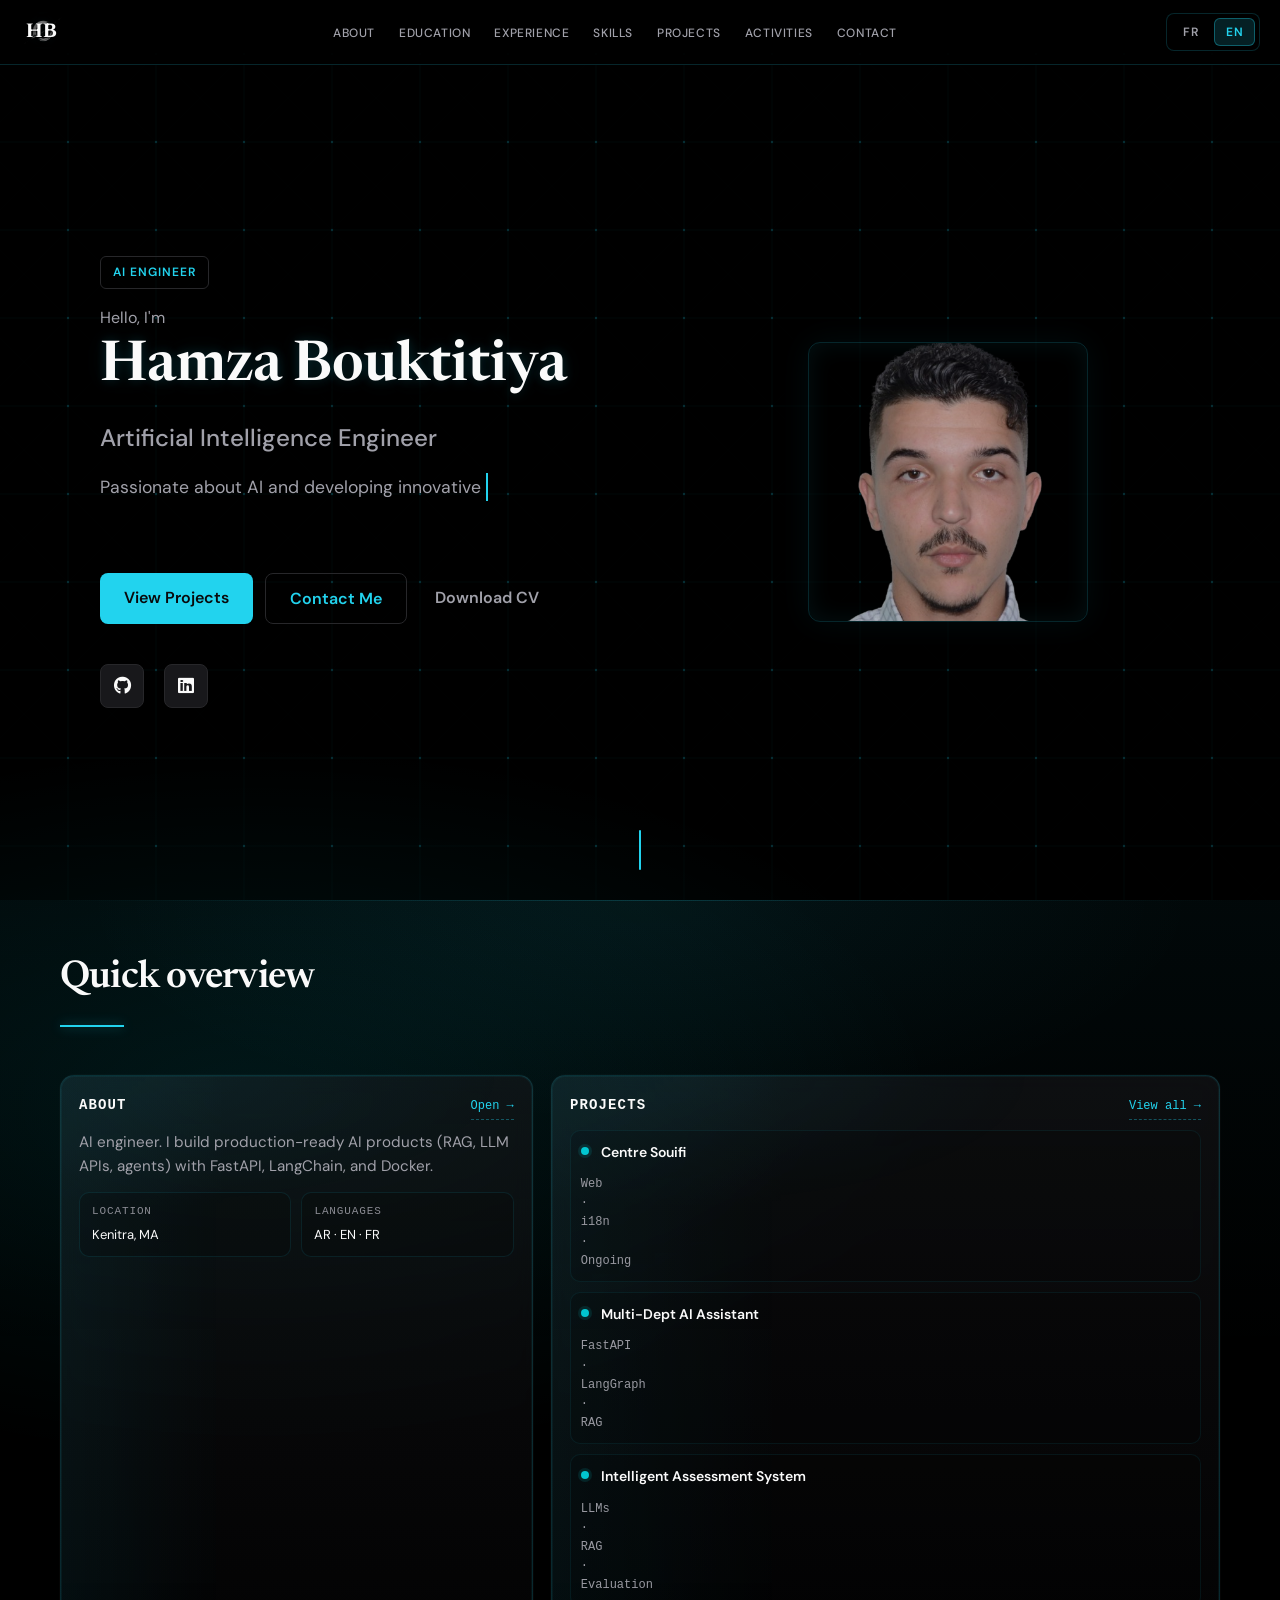
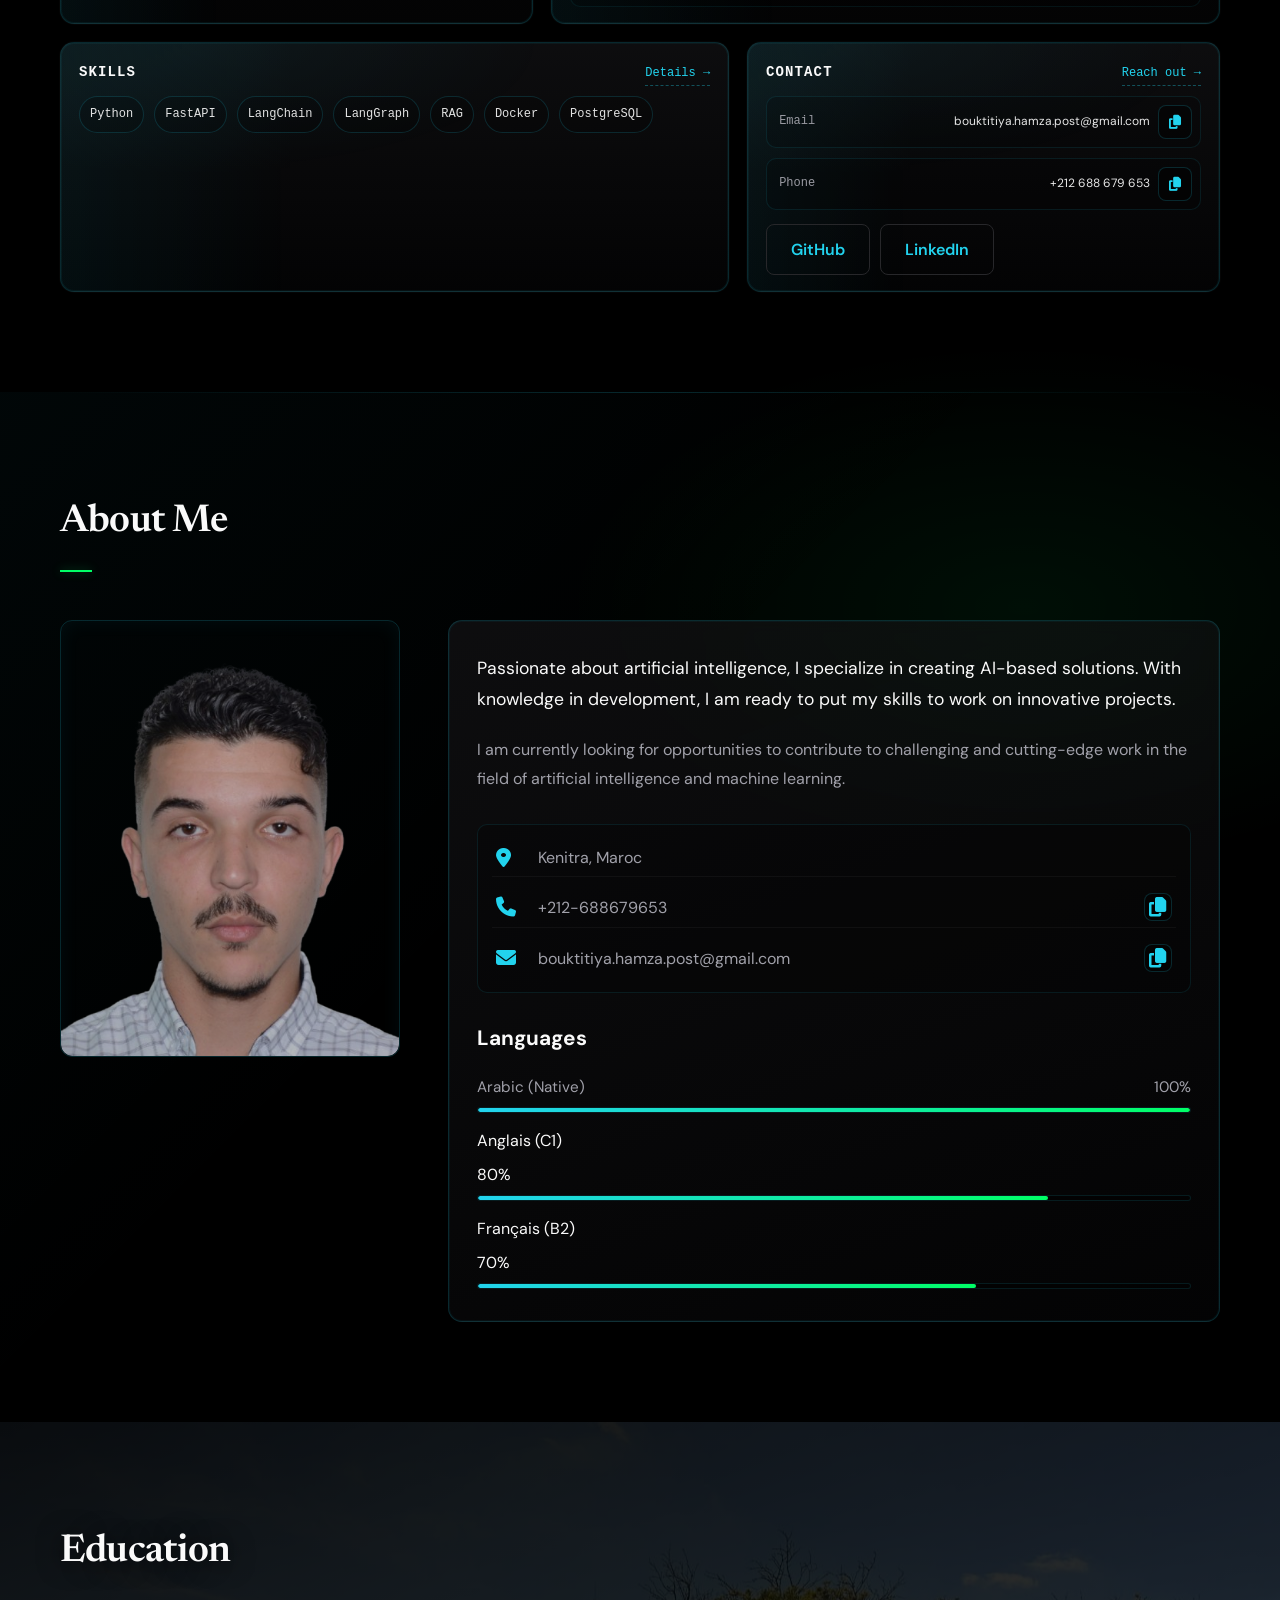
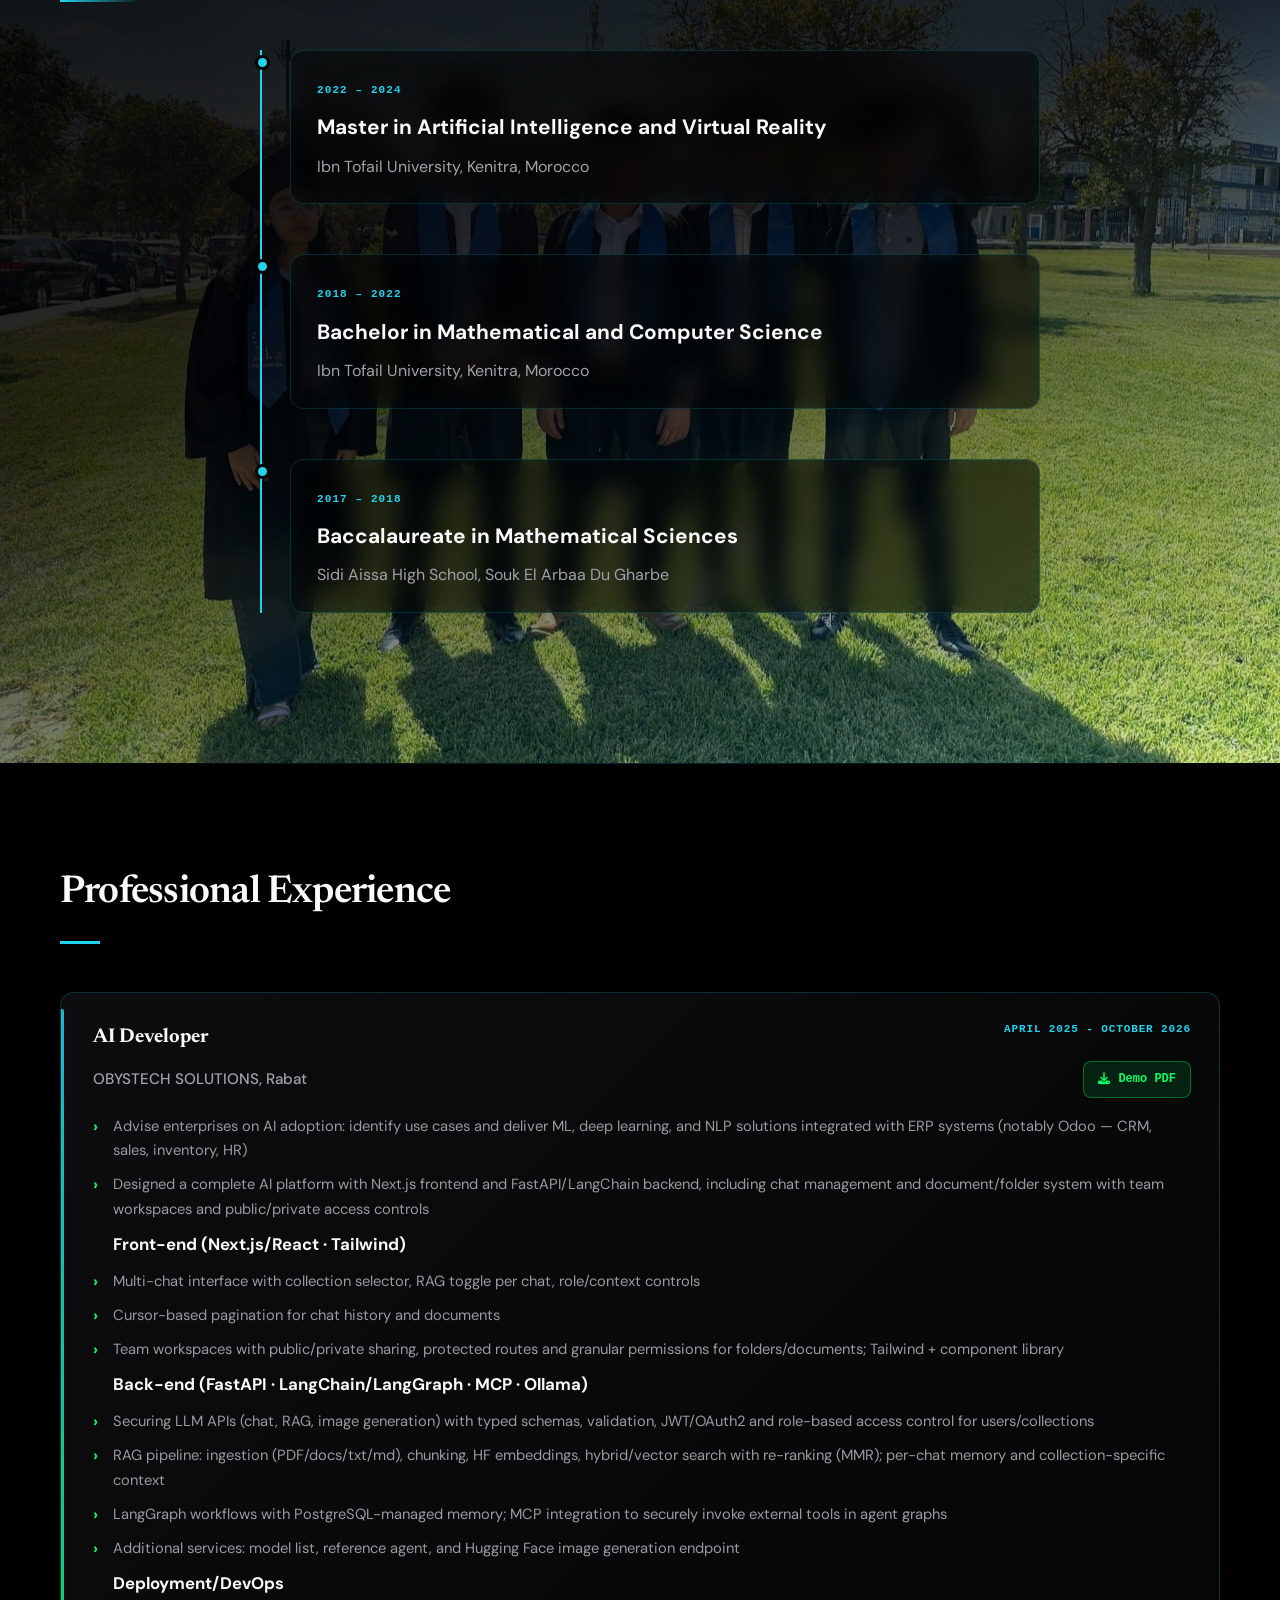
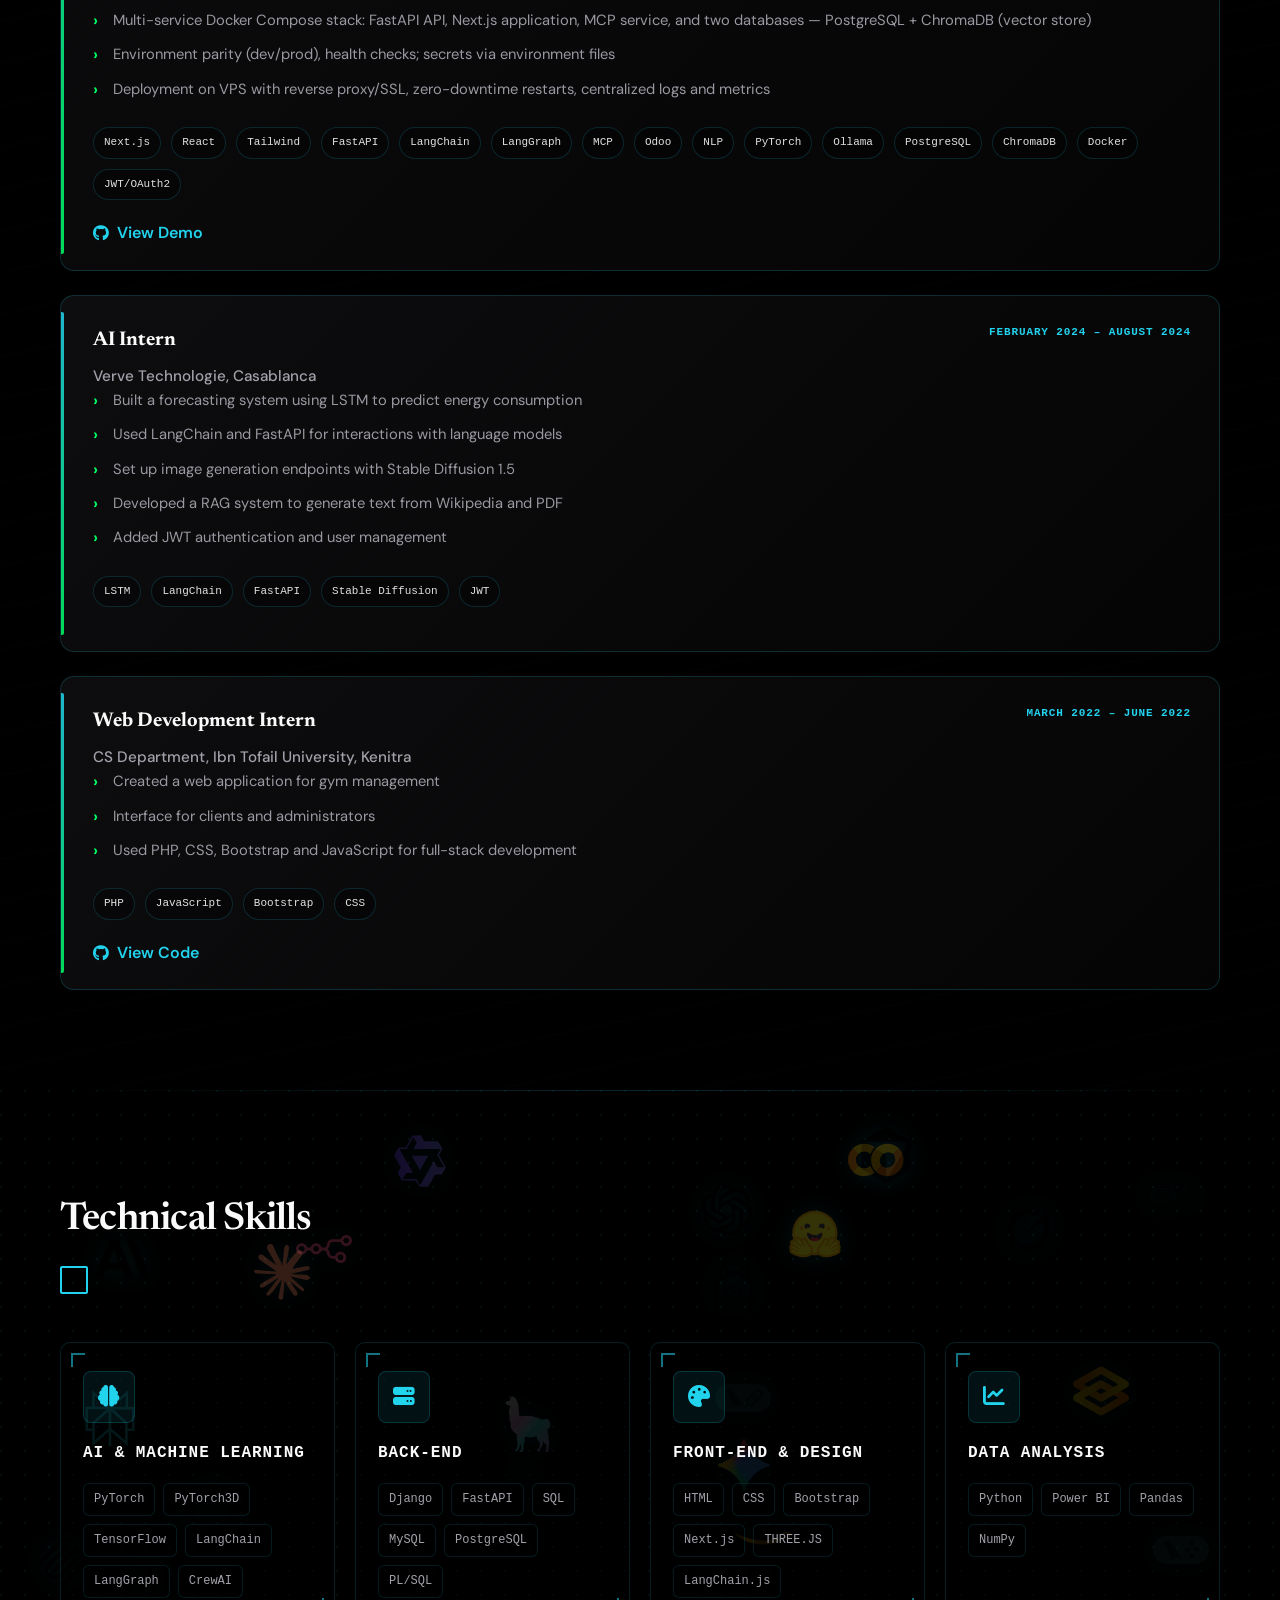
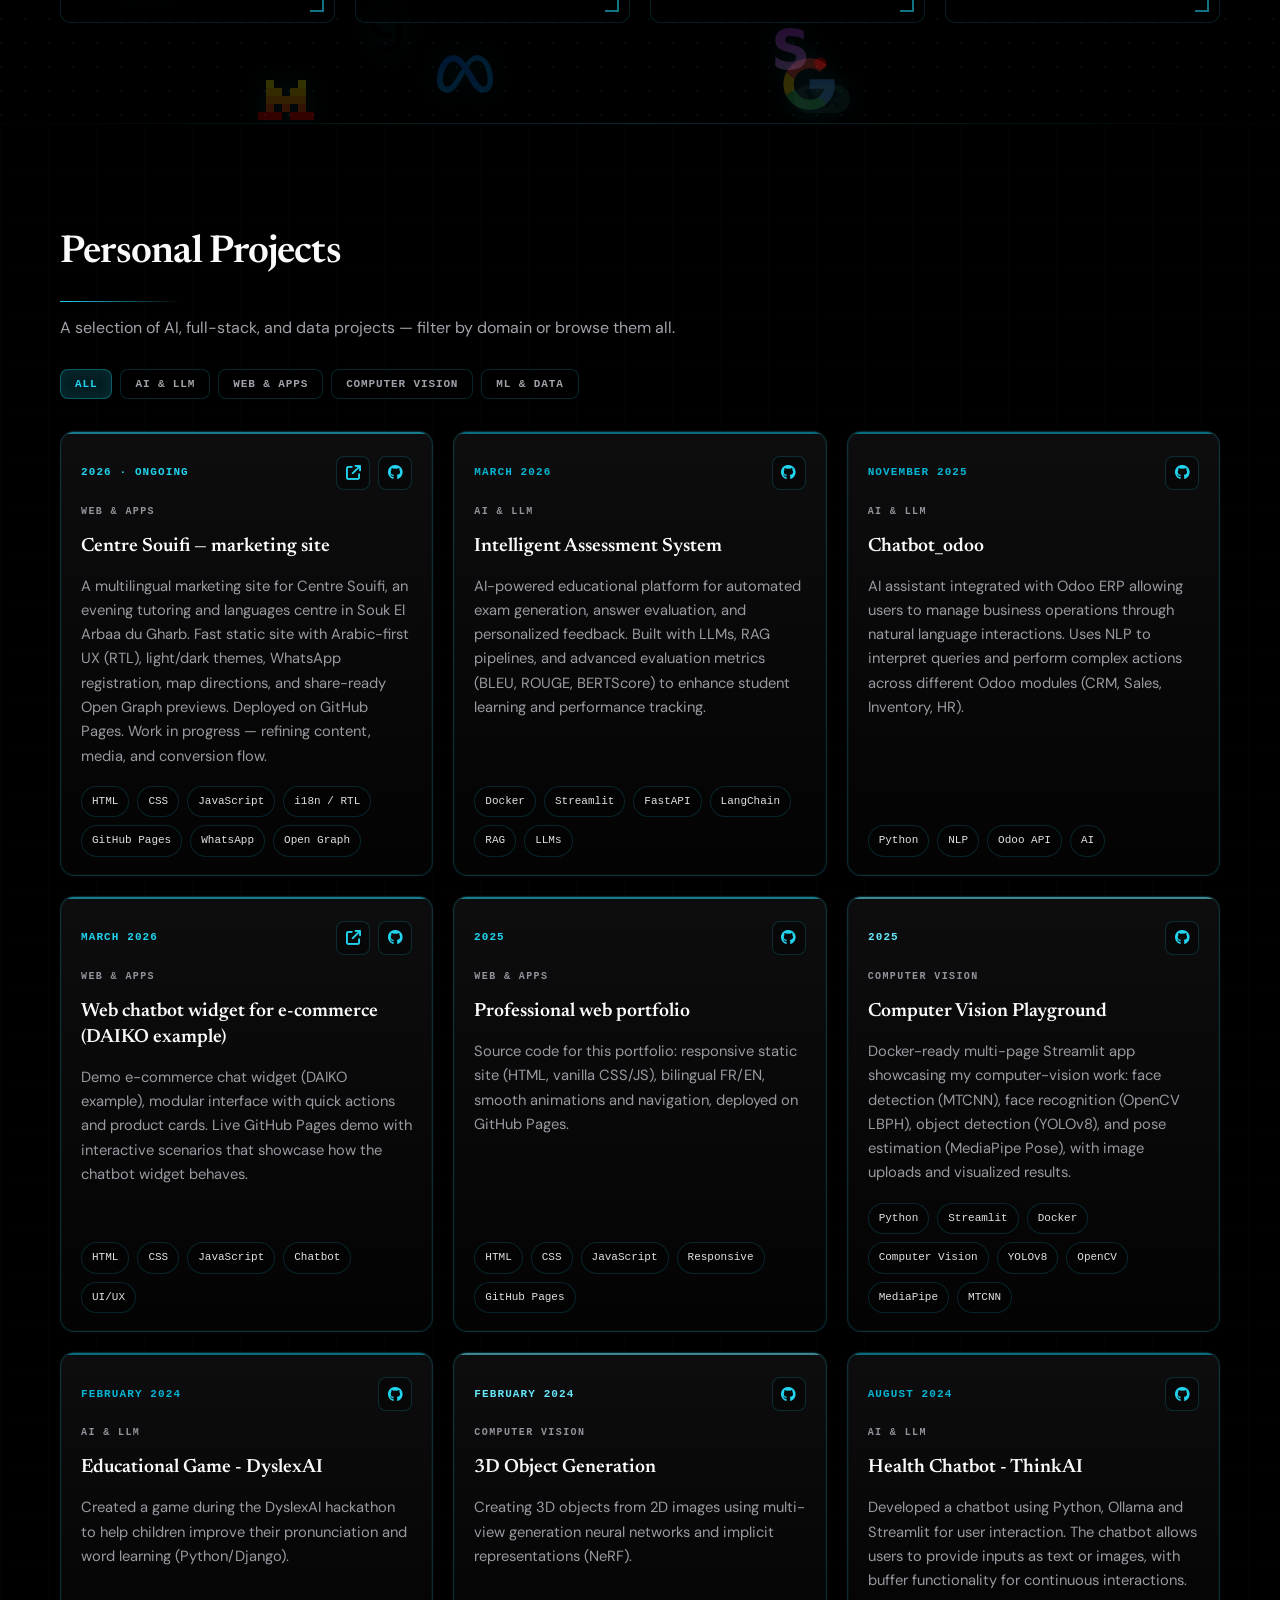
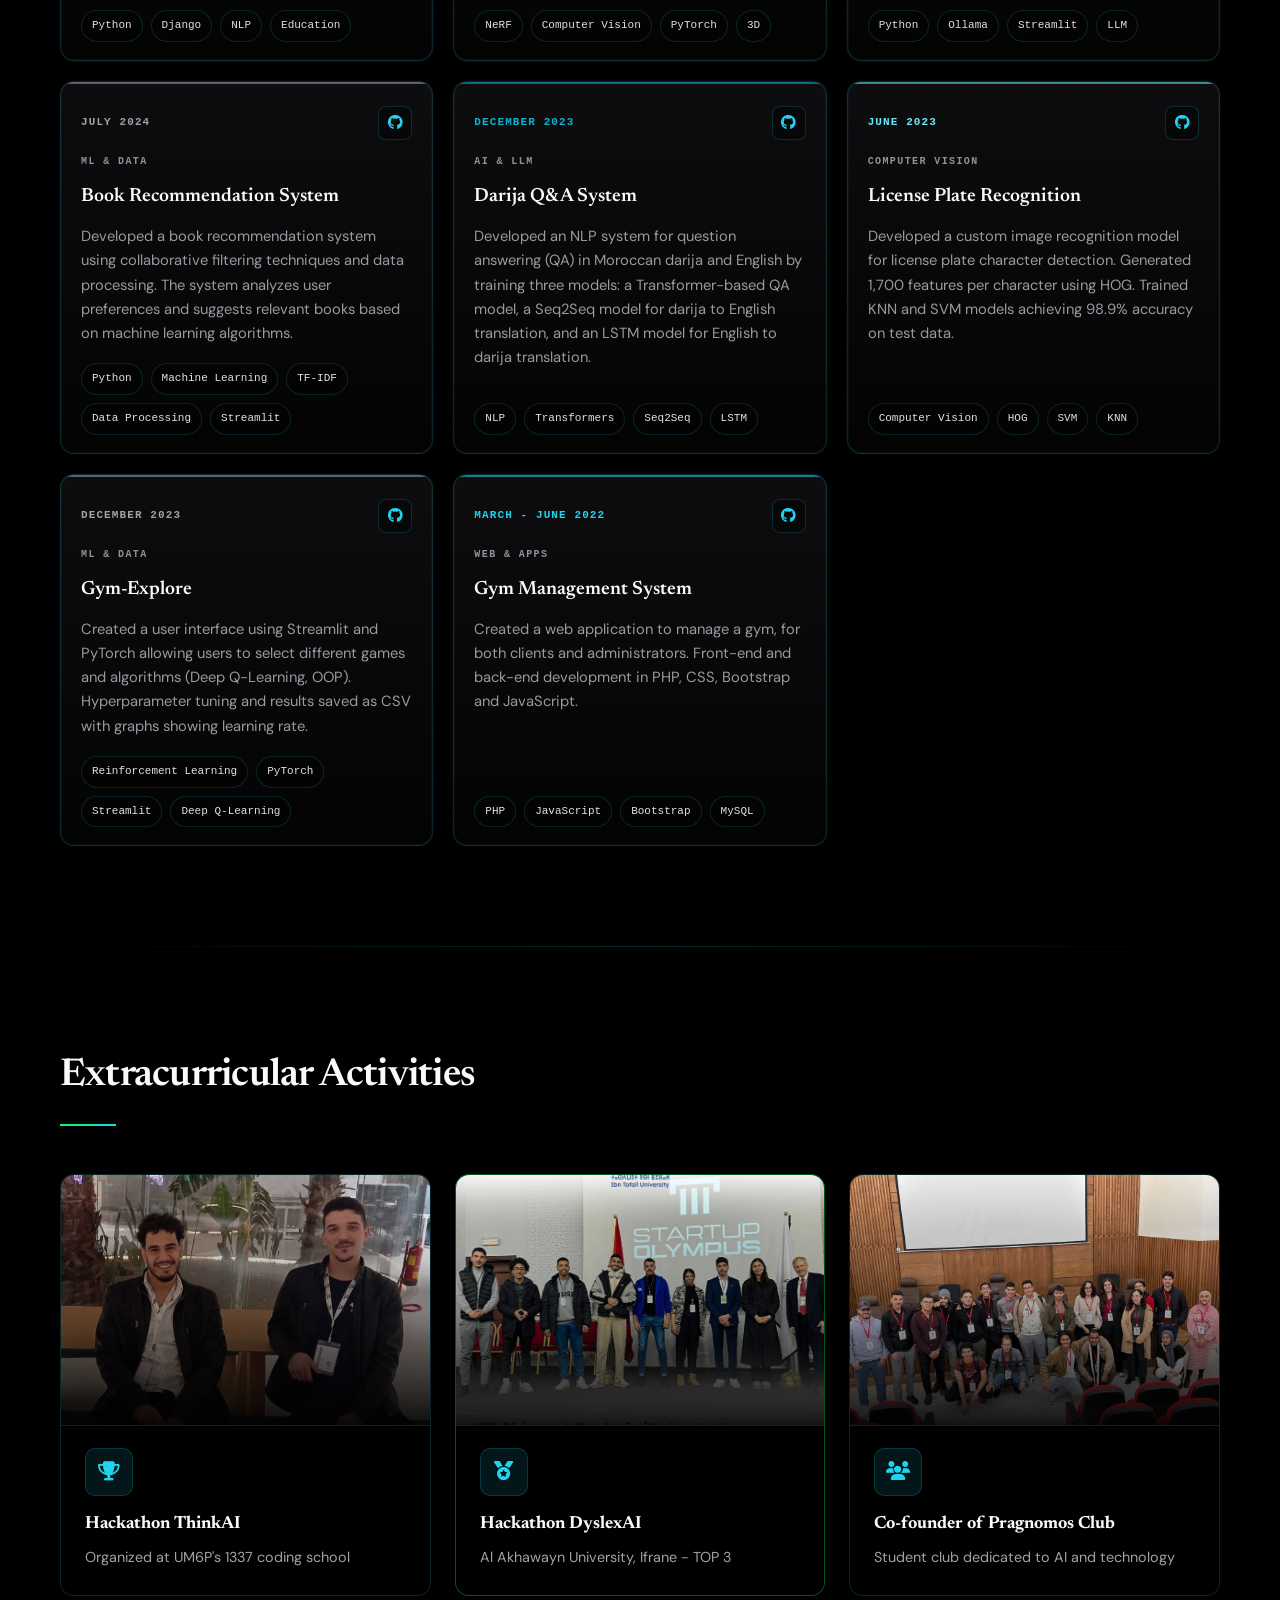
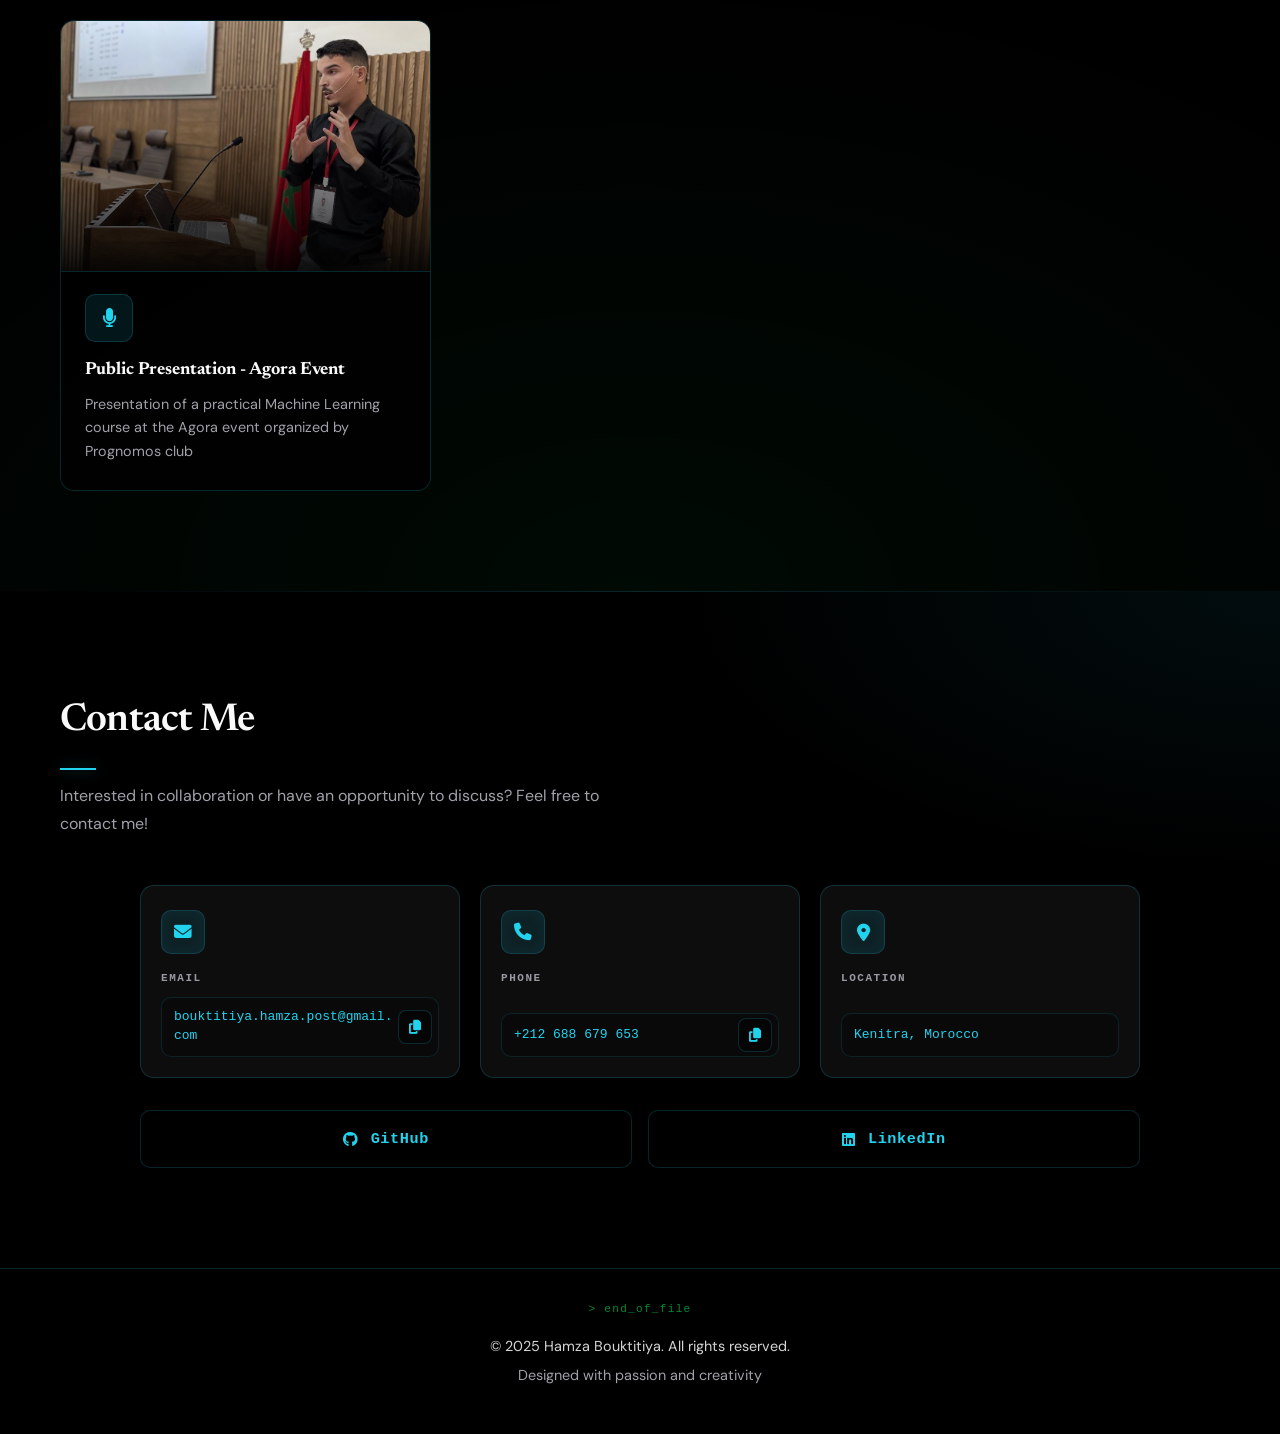
<file: index.html>
<!DOCTYPE html>
<html lang="en">
<head>
    <meta charset="UTF-8">
    <meta name="viewport" content="width=device-width, initial-scale=1.0">
    <meta name="description" content="Hamza Bouktitiya's Portfolio - Artificial Intelligence Engineer">
    <meta name="author" content="Hamza Bouktitiya">
    
    <!-- Open Graph / Facebook -->
    <meta property="og:type" content="website">
    <meta property="og:url" content="https://gothamza.github.io/portfolio/">
    <meta property="og:title" content="Hamza Bouktitiya - Artificial Intelligence Engineer">
    <meta property="og:description" content="Passionate AI Engineer specializing in machine learning, deep learning, and full-stack development. Expertise in NLP, computer vision, and innovative AI solutions.">
    <meta property="og:image" content="https://gothamza.github.io/portfolio/images/og-preview.png">
    <meta property="og:image:width" content="1200">
    <meta property="og:image:height" content="630">
    <meta property="og:image:alt" content="Hamza Bouktitiya portfolio — AI Engineer homepage">
    <meta property="og:site_name" content="Hamza Bouktitiya Portfolio">
    <meta property="og:locale" content="en_US">
    
    <!-- Twitter / X -->
    <meta name="twitter:card" content="summary_large_image">
    <meta name="twitter:url" content="https://gothamza.github.io/portfolio/">
    <meta name="twitter:title" content="Hamza Bouktitiya - Artificial Intelligence Engineer">
    <meta name="twitter:description" content="Passionate AI Engineer specializing in machine learning, deep learning, and full-stack development. Expertise in NLP, computer vision, and innovative AI solutions.">
    <meta name="twitter:image" content="https://gothamza.github.io/portfolio/images/og-preview.png">
    <meta name="twitter:image:alt" content="Hamza Bouktitiya portfolio — AI Engineer homepage">
    <meta name="twitter:creator" content="@gothamza">
    
    <title>Hamza Bouktitiya - Artificial Intelligence Engineer</title>
    <link rel="icon" href="images/favicon.ico?v=2" sizes="any">
    <link rel="icon" type="image/png" sizes="32x32" href="images/favicon-32.png?v=2">
    <link rel="icon" type="image/png" sizes="16x16" href="images/favicon-16.png?v=2">
    <link rel="apple-touch-icon" href="images/apple-touch-icon.png?v=2">
    <link rel="stylesheet" href="css/styles-studio.css">
    <link rel="stylesheet" href="https://cdnjs.cloudflare.com/ajax/libs/font-awesome/6.4.0/css/all.min.css">
    <link href="https://fonts.googleapis.com/css2?family=DM+Sans:wght@400;500;600;700&family=Newsreader:wght@400;600;700&display=swap" rel="stylesheet">
</head>
<body class="studio">
    <canvas id="hud-bg-canvas" aria-hidden="true"></canvas>

    <!-- Navigation -->
    <nav class="navbar" id="navbar">
        <div class="nav-container">
            <a href="#home" class="nav-logo" aria-label="Home">HB</a>
            <ul class="nav-menu" id="nav-menu">
                <li class="nav-item">
                    <a href="#about" class="nav-link" data-fr="À propos" data-en="About">About</a>
                </li>
                <li class="nav-item">
                    <a href="#education" class="nav-link" data-fr="Éducation" data-en="Education">Education</a>
                </li>
                <li class="nav-item">
                    <a href="#experience" class="nav-link" data-fr="Expériences" data-en="Experience">Experience</a>
                </li>
                <li class="nav-item">
                    <a href="#skills" class="nav-link" data-fr="Compétences" data-en="Skills">Skills</a>
                </li>
                <li class="nav-item">
                    <a href="#projects" class="nav-link" data-fr="Projets" data-en="Projects">Projects</a>
                </li>
                <li class="nav-item">
                    <a href="#activities" class="nav-link" data-fr="Activités" data-en="Activities">Activities</a>
                </li>
                <li class="nav-item">
                    <a href="#contact" class="nav-link">Contact</a>
                </li>
            </ul>
            <div class="nav-actions">
                <div class="language-selector">
                    <button class="lang-btn" data-lang="fr">FR</button>
                    <button class="lang-btn active" data-lang="en">EN</button>
                </div>
                <button type="button" class="hamburger" id="hamburger" aria-label="Menu" aria-expanded="false">
                    <span class="bar"></span>
                    <span class="bar"></span>
                    <span class="bar"></span>
                </button>
            </div>
        </div>
    </nav>

    <!-- Hero Section -->
    <section id="home" class="hero">
        <div class="hero-background"></div>
        <div class="hero-inner">
            <div class="hero-copy hero-content">
                <span class="hero-badge" data-fr="Ingénieur IA" data-en="AI Engineer">AI Engineer</span>
                <h1 class="hero-title animate-fade-in" id="hero-title">
                    <span class="hero-greeting" data-fr="Bonjour, je suis" data-en="Hello, I'm">Hello, I'm</span>
                    <span class="hero-name" id="hero-name" data-name="Hamza Bouktitiya">Hamza Bouktitiya</span>
                </h1>
                <p class="hero-subtitle animate-fade-in-delay" data-fr="Ingénieur en Intelligence Artificielle" data-en="Artificial Intelligence Engineer">
                    Ingénieur en Intelligence Artificielle
                </p>
                <p class="hero-description animate-fade-in-delay-2 rotating-text">
                    <span class="rotating-text-content"></span>
                </p>
                <div class="hero-buttons animate-fade-in-delay-3">
                    <a href="#projects" class="btn btn-primary" data-fr="Voir mes projets" data-en="View Projects">View Projects</a>
                    <a href="#contact" class="btn btn-secondary" data-fr="Me contacter" data-en="Contact Me">Contact Me</a>
                    <a href="PDFs/hamza_bouktitiya_cv_en_20-9.pdf" download class="btn btn-ghost cv-download-btn" data-fr="Télécharger CV" data-en="Download CV">Download CV</a>
                </div>
                <div class="social-links animate-fade-in-delay-4">
                    <a href="https://github.com/gothamza" target="_blank" class="social-link" aria-label="GitHub">
                        <i class="fab fa-github"></i>
                    </a>
                    <a href="https://www.linkedin.com/in/hamza-bouktitiya-604471253/" target="_blank" class="social-link" aria-label="LinkedIn">
                        <i class="fab fa-linkedin"></i>
                    </a>
                </div>
            </div>
            <div class="hero-photo-wrap" id="hero-photo-slot">
                <div class="photo-frame">
                    <img src="images/profile-photo-removebg.png" alt="Hamza Bouktitiya" class="profile-photo-hero" id="profile-photo-hero">
                </div>
            </div>
        </div>
        <div class="scroll-indicator">
            <span></span>
        </div>
    </section>

    <!-- Bento HUD Dashboard (Studio) -->
    <section id="dashboard" class="bento section">
        <div class="container">
            <h2 class="section-title" data-fr="Aperçu rapide" data-en="Quick overview">Quick overview</h2>

            <div class="bento-grid">
                <article class="hud-panel bento-panel bento-about">
                    <header class="hud-panel-header">
                        <h3 data-fr="À propos" data-en="About">About</h3>
                        <a class="hud-panel-link" href="#about" data-fr="Ouvrir →" data-en="Open →">Open →</a>
                    </header>
                    <p class="hud-panel-body" data-fr="Ingénieur IA. Je construis des produits IA en production (RAG, LLM APIs, agents) avec FastAPI, LangChain et Docker." data-en="AI engineer. I build production-ready AI products (RAG, LLM APIs, agents) with FastAPI, LangChain, and Docker.">
                        AI engineer. I build production-ready AI products (RAG, LLM APIs, agents) with FastAPI, LangChain, and Docker.
                    </p>
                    <div class="hud-metrics">
                        <div class="hud-metric">
                            <span class="hud-metric-label" data-fr="Localisation" data-en="Location">Location</span>
                            <span class="hud-metric-value">Kenitra, MA</span>
                        </div>
                        <div class="hud-metric">
                            <span class="hud-metric-label" data-fr="Langues" data-en="Languages">Languages</span>
                            <span class="hud-metric-value">AR · EN · FR</span>
                        </div>
                    </div>
                </article>

                <article class="hud-panel bento-projects">
                    <header class="hud-panel-header">
                        <h3 data-fr="Projets" data-en="Projects">Projects</h3>
                        <a class="hud-panel-link" href="#projects" data-fr="Voir tous →" data-en="View all →">View all →</a>
                    </header>
                    <ul class="hud-list">
                        <li>
                            <span class="hud-dot"></span>
                            <span class="hud-item-title">Centre Souifi</span>
                            <span class="hud-item-meta">Web · i18n · Ongoing</span>
                        </li>
                        <li>
                            <span class="hud-dot"></span>
                            <span class="hud-item-title">Multi-Dept AI Assistant</span>
                            <span class="hud-item-meta">FastAPI · LangGraph · RAG</span>
                        </li>
                        <li>
                            <span class="hud-dot"></span>
                            <span class="hud-item-title">Intelligent Assessment System</span>
                            <span class="hud-item-meta">LLMs · RAG · Evaluation</span>
                        </li>
                    </ul>
                </article>

                <article class="hud-panel bento-skills">
                    <header class="hud-panel-header">
                        <h3 data-fr="Compétences" data-en="Skills">Skills</h3>
                        <a class="hud-panel-link" href="#skills" data-fr="Détails →" data-en="Details →">Details →</a>
                    </header>
                    <div class="hud-tags">
                        <span class="hud-tag">Python</span>
                        <span class="hud-tag">FastAPI</span>
                        <span class="hud-tag">LangChain</span>
                        <span class="hud-tag">LangGraph</span>
                        <span class="hud-tag">RAG</span>
                        <span class="hud-tag">Docker</span>
                        <span class="hud-tag">PostgreSQL</span>
                    </div>
                </article>

                <article class="hud-panel bento-contact">
                    <header class="hud-panel-header">
                        <h3 data-fr="Contact" data-en="Contact">Contact</h3>
                        <a class="hud-panel-link" href="#contact" data-fr="Contacter →" data-en="Reach out →">Reach out →</a>
                    </header>
                    <div class="hud-contact">
                        <div class="hud-contact-row">
                            <a class="hud-contact-link" href="mailto:bouktitiya.hamza.post@gmail.com">
                                <span class="hud-contact-label">Email</span>
                                <span class="hud-contact-value">bouktitiya.hamza.post@gmail.com</span>
                            </a>
                            <button type="button" class="copy-btn" data-copy="bouktitiya.hamza.post@gmail.com" data-fr-label="Copier l'email" data-en-label="Copy email" aria-label="Copy email" title="Copy">
                                <i class="fas fa-copy" aria-hidden="true"></i>
                            </button>
                        </div>
                        <div class="hud-contact-row">
                            <a class="hud-contact-link" href="tel:+212688679653">
                                <span class="hud-contact-label" data-fr="Téléphone" data-en="Phone">Phone</span>
                                <span class="hud-contact-value">+212 688 679 653</span>
                            </a>
                            <button type="button" class="copy-btn" data-copy="+212 688 679 653" data-fr-label="Copier le téléphone" data-en-label="Copy phone" aria-label="Copy phone" title="Copy">
                                <i class="fas fa-copy" aria-hidden="true"></i>
                            </button>
                        </div>
                        <div class="hud-contact-actions">
                            <a class="btn btn-secondary" href="https://github.com/gothamza" target="_blank" rel="noopener noreferrer">GitHub</a>
                            <a class="btn btn-secondary" href="https://www.linkedin.com/in/hamza-bouktitiya-604471253/" target="_blank" rel="noopener noreferrer">LinkedIn</a>
                        </div>
                    </div>
                </article>
            </div>
        </div>
    </section>

    <!-- About Section -->
    <section id="about" class="about section">
        <div class="container">
            <h2 class="section-title" data-fr="À propos de moi" data-en="About Me">À propos de moi</h2>
            <div class="about-content">
                <div class="about-image" id="about-photo-slot">
                    <div class="image-wrapper">
                        <img src="images/profile-photo-removebg.png" alt="Hamza Bouktitiya" class="profile-photo" id="profile-photo-about">
                        <div class="image-border"></div>
                    </div>
                </div>
                <div class="about-text">
                    <p class="about-intro" data-fr="Passionné par l'intelligence artificielle, je me spécialise dans la création de solutions basées sur l'IA. Avec quelques connaissances en développement, je suis prêt à mettre mes compétences au service de projets innovants." data-en="Passionate about artificial intelligence, I specialize in creating AI-based solutions. With knowledge in development, I am ready to put my skills to work on innovative projects.">
                        Passionné par l'intelligence artificielle, je me spécialise dans la création de solutions basées sur l'IA. Avec quelques connaissances en développement, je suis prêt à mettre mes compétences au service de projets innovants.
                    </p>
                    <p class="about-description" data-fr="Je suis actuellement à la recherche d'opportunités pour contribuer à des travaux stimulants et avant-gardistes dans le domaine de l'intelligence artificielle et du machine learning." data-en="I am currently looking for opportunities to contribute to challenging and cutting-edge work in the field of artificial intelligence and machine learning.">
                        Je suis actuellement à la recherche d'opportunités pour contribuer à des travaux stimulants et avant-gardistes dans le domaine de l'intelligence artificielle et du machine learning.
                    </p>
                    <div class="about-info">
                        <div class="info-item">
                            <i class="fas fa-map-marker-alt"></i>
                            <span>Kenitra, Maroc</span>
                        </div>
                        <div class="info-item">
                            <i class="fas fa-phone"></i>
                            <span class="info-item-value">+212-688679653</span>
                            <button type="button" class="copy-btn copy-btn-sm" data-copy="+212688679653" data-fr-label="Copier le téléphone" data-en-label="Copy phone" aria-label="Copy phone">
                                <i class="fas fa-copy" aria-hidden="true"></i>
                            </button>
                        </div>
                        <div class="info-item">
                            <i class="fas fa-envelope"></i>
                            <span class="info-item-value">bouktitiya.hamza.post@gmail.com</span>
                            <button type="button" class="copy-btn copy-btn-sm" data-copy="bouktitiya.hamza.post@gmail.com" data-fr-label="Copier l'email" data-en-label="Copy email" aria-label="Copy email">
                                <i class="fas fa-copy" aria-hidden="true"></i>
                            </button>
                        </div>
                    </div>
                    <div class="about-languages">
                        <h3 data-fr="Langues" data-en="Languages">Langues</h3>
                        <div class="language-bars">
                            <div class="language-item">
                                <div class="language-header">
                                    <span data-fr="Arabe (Maternelle)" data-en="Arabic (Native)">Arabe (Maternelle)</span>
                                    <span>100%</span>
                                </div>
                                <div class="language-bar">
                                    <div class="language-progress" style="width: 100%"></div>
                                </div>
                            </div>
                            <div class="language-item">
                                <span>Anglais (C1)</span>
                                <span>80%</span>
                                <div class="language-bar">
                                    <div class="language-progress" style="width: 80%"></div>
                                </div>
                            </div>
                            <div class="language-item">
                                <span>Français (B2)</span>
                                <span>70%</span>
                                <div class="language-bar">
                                    <div class="language-progress" style="width: 70%"></div>
                        </div>
                    </div>
                </div>
            </div>
        </div>
    </section>

    <!-- Education Section -->
    <section id="education" class="education section">
        <div class="education-slideshow">
            <div class="education-slide active" style="background-image: url('images/master-image.jpeg')"></div>
            <div class="education-slide" style="background-image: url('images/master-image2.jpeg')"></div>
            <div class="education-slide" style="background-image: url('images/master-image3.jpeg')"></div>
            <div class="education-slide" style="background-image: url('images/master-image4.jpeg')"></div>
        </div>
        <div class="education-overlay"></div>
        <div class="container">
            <h2 class="section-title" data-fr="Éducation" data-en="Education">Éducation</h2>
            <div class="timeline">
                <div class="timeline-item">
                    <div class="timeline-dot"></div>
                    <div class="timeline-content">
                        <span class="timeline-date">2022 – 2024</span>
                        <h3 data-fr="Master en Intelligence Artificielle et Réalité Virtuelle" data-en="Master in Artificial Intelligence and Virtual Reality">
                            Master en Intelligence Artificielle et Réalité Virtuelle
                        </h3>
                        <p data-fr="Université Ibn Tofail, Kenitra, Maroc" data-en="Ibn Tofail University, Kenitra, Morocco">
                            Université Ibn Tofail, Kenitra, Maroc
                        </p>
                    </div>
                </div>
                <div class="timeline-item">
                    <div class="timeline-dot"></div>
                    <div class="timeline-content">
                        <span class="timeline-date">2018 – 2022</span>
                        <h3 data-fr="Licence en Sciences Mathématiques et Informatique" data-en="Bachelor in Mathematical and Computer Science">
                            Licence en Sciences Mathématiques et Informatique
                        </h3>
                        <p data-fr="Université Ibn Tofail, Kenitra, Maroc" data-en="Ibn Tofail University, Kenitra, Morocco">
                            Université Ibn Tofail, Kenitra, Maroc
                        </p>
                    </div>
                </div>
                <div class="timeline-item">
                    <div class="timeline-dot"></div>
                    <div class="timeline-content">
                        <span class="timeline-date">2017 – 2018</span>
                        <h3 data-fr="Baccalauréat en Sciences Mathématiques" data-en="Baccalaureate in Mathematical Sciences">
                            Baccalauréat en Sciences Mathématiques
                        </h3>
                        <p data-fr="Lycée Sidi Aissa, Souk El Arbaa Du Gharbe" data-en="Sidi Aissa High School, Souk El Arbaa Du Gharbe">
                            Lycée Sidi Aissa, Souk El Arbaa Du Gharbe
                        </p>
                    </div>
                </div>
            </div>
        </div>
    </section>

    <!-- Experience Section -->
    <section id="experience" class="experience section">
        <div class="container">
            <h2 class="section-title" data-fr="Expériences Professionnelles" data-en="Professional Experience">Expériences Professionnelles</h2>
            <div class="experience-grid">
                <!-- Experience 1 -->
                <div class="experience-card">
                    <div class="experience-header">
                        <h3 data-fr="Développeur IA" data-en="AI Developer">Développeur IA</h3>
                        <span class="experience-date" data-fr="Avril 2025 - Octobre 2026" data-en="April 2025 - October 2026">Avril 2025 - Octobre 2026</span>
                    </div>
                    <div class="experience-company-section">
                        <p class="experience-company">OBYSTECH SOLUTIONS, Rabat</p>
                        <a href="PDFs/MultiDept_AI_Assistant_Demo.pdf" download class="experience-demo-btn" title="Download MultiDept AI Assistant Demo">
                            <i class="fas fa-download"></i>
                            <span data-fr="Démo PDF" data-en="Demo PDF">Démo PDF</span>
                        </a>
                    </div>
                    <ul class="experience-details">
                        <li data-fr="Conseil aux entreprises sur l'adoption de l'IA : identification de cas d'usage et livraison de solutions ML, deep learning et NLP intégrées aux systèmes ERP (notamment Odoo — CRM, ventes, inventaire, RH)" data-en="Advise enterprises on AI adoption: identify use cases and deliver ML, deep learning, and NLP solutions integrated with ERP systems (notably Odoo — CRM, sales, inventory, HR)">
                            Conseil aux entreprises sur l'adoption de l'IA : identification de cas d'usage et livraison de solutions ML, deep learning et NLP intégrées aux systèmes ERP (notamment Odoo — CRM, ventes, inventaire, RH)
                        </li>
                        <li data-fr="Conception d'une plateforme d'IA complète avec un front-end Next.js et un back-end FastAPI/LangChain, incluant la gestion des chats et un système de documents/dossiers avec espaces de travail d'équipe et contrôles d'accès publics/privés" data-en="Designed a complete AI platform with Next.js frontend and FastAPI/LangChain backend, including chat management and document/folder system with team workspaces and public/private access controls">
                            Conception d'une plateforme d'IA complète avec un front-end Next.js et un back-end FastAPI/LangChain, incluant la gestion des chats et un système de documents/dossiers avec espaces de travail d'équipe et contrôles d'accès publics/privés
                        </li>
                        <li><strong>Front-end (Next.js/React · Tailwind)</strong></li>
                        <li data-fr="Interface multi-chat avec sélecteur de collection, bascule RAG par chat, contrôles de rôle/contexte" data-en="Multi-chat interface with collection selector, RAG toggle per chat, role/context controls">
                            Interface multi-chat avec sélecteur de collection, bascule RAG par chat, contrôles de rôle/contexte
                        </li>
                        <li data-fr="Pagination basée sur le curseur pour l'historique des chats et les documents" data-en="Cursor-based pagination for chat history and documents">
                            Pagination basée sur le curseur pour l'historique des chats et les documents
                        </li>
                        <li data-fr="Espaces de travail d'équipe avec partage public/privé, routes protégées et autorisations granulaires pour les dossiers/documents ; Tailwind + bibliothèque de composants" data-en="Team workspaces with public/private sharing, protected routes and granular permissions for folders/documents; Tailwind + component library">
                            Espaces de travail d'équipe avec partage public/privé, routes protégées et autorisations granulaires pour les dossiers/documents ; Tailwind + bibliothèque de composants
                        </li>
                        <li><strong>Back-end (FastAPI · LangChain/LangGraph · MCP · Ollama)</strong></li>
                        <li data-fr="Sécurisation des API LLM (chat, RAG, génération d'images) avec schémas typés, validation, JWT/OAuth2 et contrôle d'accès par rôles pour les utilisateurs/collections" data-en="Securing LLM APIs (chat, RAG, image generation) with typed schemas, validation, JWT/OAuth2 and role-based access control for users/collections">
                            Sécurisation des API LLM (chat, RAG, génération d'images) avec schémas typés, validation, JWT/OAuth2 et contrôle d'accès par rôles pour les utilisateurs/collections
                        </li>
                        <li data-fr="Pipeline RAG : ingestion (PDF/docs/txt/md), découpage, embeddings HF, recherche hybride/vectorielle avec ré-ordonnancement (MMR) ; mémoire par chat et contexte spécifique à la collection" data-en="RAG pipeline: ingestion (PDF/docs/txt/md), chunking, HF embeddings, hybrid/vector search with re-ranking (MMR); per-chat memory and collection-specific context">
                            Pipeline RAG : ingestion (PDF/docs/txt/md), découpage, embeddings HF, recherche hybride/vectorielle avec ré-ordonnancement (MMR) ; mémoire par chat et contexte spécifique à la collection
                        </li>
                        <li data-fr="Flux de travail LangGraph avec mémoire gérée par PostgreSQL ; intégration MCP pour invoquer en toute sécurité des outils externes dans les graphes d'agents" data-en="LangGraph workflows with PostgreSQL-managed memory; MCP integration to securely invoke external tools in agent graphs">
                            Flux de travail LangGraph avec mémoire gérée par PostgreSQL ; intégration MCP pour invoquer en toute sécurité des outils externes dans les graphes d'agents
                        </li>
                        <li data-fr="Services supplémentaires : liste des modèles, agent de références, et point de génération d'images Hugging Face" data-en="Additional services: model list, reference agent, and Hugging Face image generation endpoint">
                            Services supplémentaires : liste des modèles, agent de références, et point de génération d'images Hugging Face
                        </li>
                        <li><strong data-fr="Déploiement/DevOps" data-en="Deployment/DevOps">Déploiement/DevOps</strong></li>
                        <li data-fr="Stack multi-services Docker Compose : API FastAPI, application Next.js, service MCP, et deux bases de données — PostgreSQL + ChromaDB (vector store)" data-en="Multi-service Docker Compose stack: FastAPI API, Next.js application, MCP service, and two databases — PostgreSQL + ChromaDB (vector store)">
                            Stack multi-services Docker Compose : API FastAPI, application Next.js, service MCP, et deux bases de données — PostgreSQL + ChromaDB (vector store)
                        </li>
                        <li data-fr="Parité d'environnements (dev/prod), vérifications d'état (health checks) ; secrets via fichiers d'environnement" data-en="Environment parity (dev/prod), health checks; secrets via environment files">
                            Parité d'environnements (dev/prod), vérifications d'état (health checks) ; secrets via fichiers d'environnement
                        </li>
                        <li data-fr="Déploiement sur VPS avec proxy inverse/SSL, redémarrages sans interruption, logs et métriques centralisés" data-en="Deployment on VPS with reverse proxy/SSL, zero-downtime restarts, centralized logs and metrics">
                            Déploiement sur VPS avec proxy inverse/SSL, redémarrages sans interruption, logs et métriques centralisés
                        </li>
                    </ul>
                    <div class="experience-tech">
                        <span class="tech-tag">Next.js</span>
                        <span class="tech-tag">React</span>
                        <span class="tech-tag">Tailwind</span>
                        <span class="tech-tag">FastAPI</span>
                        <span class="tech-tag">LangChain</span>
                        <span class="tech-tag">LangGraph</span>
                        <span class="tech-tag">MCP</span>
                        <span class="tech-tag">Odoo</span>
                        <span class="tech-tag">NLP</span>
                        <span class="tech-tag">PyTorch</span>
                        <span class="tech-tag">Ollama</span>
                        <span class="tech-tag">PostgreSQL</span>
                        <span class="tech-tag">ChromaDB</span>
                        <span class="tech-tag">Docker</span>
                        <span class="tech-tag">JWT/OAuth2</span>
                    </div>
                    <a href="https://github.com/gothamza/multidept-ai-assistant" target="_blank" class="experience-link">
                        <i class="fab fa-github"></i> <span data-fr="Voir la démo" data-en="View Demo">Voir la démo</span>
                    </a>
                </div>

                <!-- Experience 2 -->
                <div class="experience-card">
                    <div class="experience-header">
                        <h3 data-fr="Stagiaire en IA" data-en="AI Intern">Stagiaire en IA</h3>
                        <span class="experience-date" data-fr="Février 2024 – Août 2024" data-en="February 2024 – August 2024">Février 2024 – Août 2024</span>
                    </div>
                    <p class="experience-company">Verve Technologie, Casablanca</p>
                    <ul class="experience-details">
                        <li data-fr="Construction d'un système de prévision utilisant LSTM pour prédire la consommation énergétique" data-en="Built a forecasting system using LSTM to predict energy consumption">
                            Construction d'un système de prévision utilisant LSTM pour prédire la consommation énergétique
                        </li>
                        <li data-fr="Utilisation de LangChain et FastAPI pour des interactions avec les modèles de langage" data-en="Used LangChain and FastAPI for interactions with language models">
                            Utilisation de LangChain et FastAPI pour des interactions avec les modèles de langage
                        </li>
                        <li data-fr="Mise en place d'endpoints de génération d'images avec Stable Diffusion 1.5" data-en="Set up image generation endpoints with Stable Diffusion 1.5">
                            Mise en place d'endpoints de génération d'images avec Stable Diffusion 1.5
                        </li>
                        <li data-fr="Développement d'un système RAG pour générer du texte à partir de Wikipédia et PDF" data-en="Developed a RAG system to generate text from Wikipedia and PDF">
                            Développement d'un système RAG pour générer du texte à partir de Wikipédia et PDF
                        </li>
                        <li data-fr="Ajout de l'authentification JWT et de la gestion des utilisateurs" data-en="Added JWT authentication and user management">
                            Ajout de l'authentification JWT et de la gestion des utilisateurs
                        </li>
                    </ul>
                    <div class="experience-tech">
                        <span class="tech-tag">LSTM</span>
                        <span class="tech-tag">LangChain</span>
                        <span class="tech-tag">FastAPI</span>
                        <span class="tech-tag">Stable Diffusion</span>
                        <span class="tech-tag">JWT</span>
                    </div>
                </div>

                <!-- Experience 3 -->
                <div class="experience-card">
                    <div class="experience-header">
                        <h3 data-fr="Stagiaire en Développement Web" data-en="Web Development Intern">Stagiaire en Développement Web</h3>
                        <span class="experience-date" data-fr="Mars 2022 – Juin 2022" data-en="March 2022 – June 2022">Mars 2022 – Juin 2022</span>
                    </div>
                    <p class="experience-company" data-fr="Département CS, Ibn Tofail University, Kenitra" data-en="CS Department, Ibn Tofail University, Kenitra">Département CS, Ibn Tofail University, Kenitra</p>
                    <ul class="experience-details">
                        <li data-fr="Création d'une application web pour la gestion d'une salle de sport" data-en="Created a web application for gym management">
                            Création d'une application web pour la gestion d'une salle de sport
                        </li>
                        <li data-fr="Interface pour les clients et les administrateurs" data-en="Interface for clients and administrators">
                            Interface pour les clients et les administrateurs
                        </li>
                        <li data-fr="Utilisation de PHP, CSS, Bootstrap et JavaScript pour le développement full-stack" data-en="Used PHP, CSS, Bootstrap and JavaScript for full-stack development">
                            Utilisation de PHP, CSS, Bootstrap et JavaScript pour le développement full-stack
                        </li>
                    </ul>
                    <div class="experience-tech">
                        <span class="tech-tag">PHP</span>
                        <span class="tech-tag">JavaScript</span>
                        <span class="tech-tag">Bootstrap</span>
                        <span class="tech-tag">CSS</span>
                    </div>
                    <a href="https://github.com/gothamza/gym_website_s6" target="_blank" class="experience-link">
                        <i class="fab fa-github"></i> <span data-fr="Voir le code" data-en="View Code">Voir le code</span>
                    </a>
                </div>
            </div>
        </div>
    </section>

    <!-- Skills Section -->
    <section id="skills" class="skills section">
        <!-- Floating SVG Background -->
        <div class="floating-icons-container">
            <div class="floating-icon" data-icon="anthropic">
                <img src="images/icones/anthropic.svg" alt="Anthropic" />
            </div>
            <div class="floating-icon" data-icon="aws">
                <img src="images/icones/aws-color.svg" alt="AWS" />
            </div>
            <div class="floating-icon" data-icon="claude">
                <img src="images/icones/claude-color.svg" alt="Claude" />
            </div>
            <div class="floating-icon" data-icon="colab">
                <img src="images/icones/colab-color.svg" alt="Colab" />
            </div>
            <div class="floating-icon" data-icon="cursor">
                <img src="images/icones/cursor.svg" alt="Cursor" />
            </div>
            <div class="floating-icon" data-icon="gemini">
                <img src="images/icones/gemini-color.svg" alt="Gemini" />
            </div>
            <div class="floating-icon" data-icon="github">
                <img src="images/icones/github.svg" alt="GitHub" />
            </div>
            <div class="floating-icon" data-icon="copilot">
                <img src="images/icones/githubcopilot.svg" alt="GitHub Copilot" />
            </div>
            <div class="floating-icon" data-icon="google">
                <img src="images/icones/google-color.svg" alt="Google" />
            </div>
            <div class="floating-icon" data-icon="gradio">
                <img src="images/icones/gradio-color.svg" alt="Gradio" />
            </div>
            <div class="floating-icon" data-icon="grok">
                <img src="images/icones/grok.svg" alt="Grok" />
            </div>
            <div class="floating-icon" data-icon="groq">
                <img src="images/icones/groq.svg" alt="Groq" />
            </div>
            <div class="floating-icon" data-icon="huggingface">
                <img src="images/icones/huggingface-color.svg" alt="Hugging Face" />
            </div>
            <div class="floating-icon" data-icon="ibm">
                <img src="images/icones/ibm.svg" alt="IBM" />
            </div>
            <div class="floating-icon" data-icon="langchain">
                <img src="images/icones/langchain-color.svg" alt="LangChain" />
            </div>
            <div class="floating-icon" data-icon="langgraph">
                <img src="images/icones/langgraph-color.svg" alt="LangGraph" />
            </div>
            <div class="floating-icon" data-icon="langsmith">
                <img src="images/icones/langsmith-color.svg" alt="LangSmith" />
            </div>
            <div class="floating-icon" data-icon="llamaindex">
                <img src="images/icones/llamaindex-color.svg" alt="LlamaIndex" />
            </div>
            <div class="floating-icon" data-icon="mcp">
                <img src="images/icones/mcp.svg" alt="MCP" />
            </div>
            <div class="floating-icon" data-icon="meta">
                <img src="images/icones/meta-color.svg" alt="Meta" />
            </div>
            <div class="floating-icon" data-icon="midjourney">
                <img src="images/icones/midjourney.svg" alt="Midjourney" />
            </div>
            <div class="floating-icon" data-icon="midjourney">
                <img src="images/icones/midjourney2.svg" alt="Midjourney" />
            </div>
            <div class="floating-icon" data-icon="n8n">
                <img src="images/icones/n8n-color.svg" alt="N8N" />
            </div>
            <div class="floating-icon" data-icon="ollama">
                <img src="images/icones/ollama.svg" alt="Ollama" />
            </div>
            <div class="floating-icon" data-icon="openai">
                <img src="images/icones/openai.svg" alt="OpenAI" />
            </div>
            <div class="floating-icon" data-icon="perplexity">
                <img src="images/icones/perplexity-color.svg" alt="Perplexity" />
            </div>
            <div class="floating-icon" data-icon="qwen">
                <img src="images/icones/qwen-color.svg" alt="Qwen" />
            </div>
            <div class="floating-icon" data-icon="stability">
                <img src="images/icones/stability-color.svg" alt="Stability AI" />
            </div>
            <div class="floating-icon" data-icon="mistral">
                <img src="images/icones/mistral-color.svg" alt="Mistral AI" />
            </div>
        </div>
        
        <div class="container">
            <h2 class="section-title" data-fr="Compétences Techniques" data-en="Technical Skills">Compétences Techniques</h2>
            <div class="skills-grid">
                <div class="skill-category">
                    <div class="category-icon">
                        <i class="fas fa-brain"></i>
                    </div>
                    <h3 data-fr="IA & Machine Learning" data-en="AI & Machine Learning">IA & Machine Learning</h3>
                    <div class="skill-tags">
                        <span class="skill-tag">PyTorch</span>
                        <span class="skill-tag">PyTorch3D</span>
                        <span class="skill-tag">TensorFlow</span>
                        <span class="skill-tag">LangChain</span>
                        <span class="skill-tag">LangGraph</span>
                        <span class="skill-tag">CrewAI</span>
                    </div>
                </div>

                <div class="skill-category">
                    <div class="category-icon">
                        <i class="fas fa-server"></i>
                    </div>
                    <h3>Back-end</h3>
                    <div class="skill-tags">
                        <span class="skill-tag">Django</span>
                        <span class="skill-tag">FastAPI</span>
                        <span class="skill-tag">SQL</span>
                        <span class="skill-tag">MySQL</span>
                        <span class="skill-tag">PostgreSQL</span>
                        <span class="skill-tag">PL/SQL</span>
                    </div>
                </div>

                <div class="skill-category">
                    <div class="category-icon">
                        <i class="fas fa-palette"></i>
                    </div>
                    <h3>Front-end & Design</h3>
                    <div class="skill-tags">
                        <span class="skill-tag">HTML</span>
                        <span class="skill-tag">CSS</span>
                        <span class="skill-tag">Bootstrap</span>
                        <span class="skill-tag">Next.js</span>
                        <span class="skill-tag">THREE.JS</span>
                        <span class="skill-tag">LangChain.js</span>
                    </div>
                </div>

                <div class="skill-category">
                    <div class="category-icon">
                        <i class="fas fa-chart-line"></i>
                    </div>
                    <h3 data-fr="Analyse de Données" data-en="Data Analysis">Analyse de Données</h3>
                    <div class="skill-tags">
                        <span class="skill-tag">Python</span>
                        <span class="skill-tag">Power BI</span>
                        <span class="skill-tag">Pandas</span>
                        <span class="skill-tag">NumPy</span>
                    </div>
                </div>
            </div>
        </div>
    </section>

    <!-- Projects Section -->
    <section id="projects" class="projects section">
        <div class="container">
            <h2 class="section-title" data-fr="Projets Personnels" data-en="Personal Projects">Projets Personnels</h2>
            <p class="projects-intro" data-fr="Une sélection de projets IA, full-stack et data — filtrez par domaine ou parcourez l'ensemble." data-en="A selection of AI, full-stack, and data projects — filter by domain or browse them all.">
                A selection of AI, full-stack, and data projects — filter by domain or browse them all.
            </p>
            
            <!-- Project Filter Buttons -->
            <div class="project-filters" id="project-filters" role="tablist" aria-label="Project filters">
                <button type="button" class="filter-btn active" data-filter="all" role="tab" aria-selected="true" data-fr="Tous" data-en="All">All</button>
                <button type="button" class="filter-btn" data-filter="ai-llm" role="tab" aria-selected="false" data-fr="IA & LLM" data-en="AI & LLM">AI & LLM</button>
                <button type="button" class="filter-btn" data-filter="web" role="tab" aria-selected="false" data-fr="Web & Apps" data-en="Web & Apps">Web & Apps</button>
                <button type="button" class="filter-btn" data-filter="vision" role="tab" aria-selected="false" data-fr="Vision par ordinateur" data-en="Computer Vision">Computer Vision</button>
                <button type="button" class="filter-btn" data-filter="ml" role="tab" aria-selected="false" data-fr="ML & Data" data-en="ML & Data">ML & Data</button>
            </div>

            <div class="projects-grid" id="projects-grid">

                <!-- Project: Centre Souifi marketing site -->
                <div class="project-card" data-category="web">
                    <div class="project-header">
                        <span class="project-year" data-fr="2026 · En cours" data-en="2026 · Ongoing">2026 · Ongoing</span>
                        <div class="project-links">
                            <a href="https://hamzauit.github.io/souifi-center/" target="_blank" rel="noopener noreferrer" class="demo-link" title="Live site — Centre Souifi" aria-label="Live site — Centre Souifi">
                                <i class="fas fa-arrow-up-right-from-square" aria-hidden="true"></i>
                            </a>
                            <a href="https://github.com/hamzauit/souifi-center" target="_blank" rel="noopener noreferrer" class="github-link" title="Source on GitHub" aria-label="Source on GitHub">
                                <i class="fab fa-github"></i>
                            </a>
                        </div>
                    </div>
                    <h3 data-fr="Centre Souifi — site marketing" data-en="Centre Souifi — marketing site">Centre Souifi — marketing site</h3>
                    <div class="project-description">
                        <p data-fr="Site marketing multilingue pour Centre Souifi, centre de soutien scolaire et de langues du soir à Souk El Arbaa du Gharb. Site statique rapide avec UX arabophone (RTL), thèmes clair/sombre, inscription WhatsApp, carte et aperçus Open Graph. Déployé sur GitHub Pages. En cours — contenu, médias et parcours d'inscription."
                           data-en="A multilingual marketing site for Centre Souifi, an evening tutoring and languages centre in Souk El Arbaa du Gharb. Fast static site with Arabic-first UX (RTL), light/dark themes, WhatsApp registration, map directions, and share-ready Open Graph previews. Deployed on GitHub Pages. Work in progress — refining content, media, and conversion flow.">
                            A multilingual marketing site for Centre Souifi, an evening tutoring and languages centre in Souk El Arbaa du Gharb. Fast static site with Arabic-first UX (RTL), light/dark themes, WhatsApp registration, map directions, and share-ready Open Graph previews. Deployed on GitHub Pages. Work in progress — refining content, media, and conversion flow.
                        </p>
                    </div>
                    <div class="project-tags">
                        <span class="tag">HTML</span>
                        <span class="tag">CSS</span>
                        <span class="tag">JavaScript</span>
                        <span class="tag">i18n / RTL</span>
                        <span class="tag">GitHub Pages</span>
                        <span class="tag">WhatsApp</span>
                        <span class="tag">Open Graph</span>
                    </div>
                </div>
                
                <!-- Project 1.1: Intelligent Assessment System -->
                <div class="project-card" data-category="ai-llm">
                    <div class="project-header">
                        <span class="project-year" data-fr="Mars 2026" data-en="March 2026">Mars 2026</span>
                        <a href="https://github.com/gothamza/Intelligent-Assessment-System" target="_blank" class="github-link">
                            <i class="fab fa-github"></i>
                        </a>
                    </div>
                    <h3 
                    data-fr="Système Intelligent d'Évaluation" 
                    data-en="Intelligent Assessment System">
                        Intelligent Assessment System
                    </h3>
                    <div class="project-description">
                        <p 
                        data-fr="Plateforme éducative basée sur l'IA permettant la génération automatique d'examens, l'évaluation des réponses et la génération de feedback personnalisé. Le système utilise des LLMs, RAG et des métriques avancées (BLEU, ROUGE, BERTScore) pour améliorer l'apprentissage des étudiants."
                        
                        data-en="AI-powered educational platform for automated exam generation, answer evaluation, and personalized feedback. Built with LLMs, RAG pipelines, and advanced evaluation metrics (BLEU, ROUGE, BERTScore) to enhance student learning and performance tracking.">
                        
                        AI-powered educational platform for automated exam generation, answer evaluation, and personalized feedback. Built with LLMs, RAG pipelines, and advanced evaluation metrics (BLEU, ROUGE, BERTScore) to enhance student learning and performance tracking.
                        </p>
                    </div>
                    <div class="project-tags">
                        <span class="tag">Docker</span>
                        <span class="tag">Streamlit</span>
                        <span class="tag">FastAPI</span>
                        <span class="tag">LangChain</span>
                        <span class="tag">RAG</span>
                        <span class="tag">LLMs</span>
                    </div>
                </div>

                <!-- Project 1: Chatbot_odoo -->
                <div class="project-card" data-category="ai-llm">
                    <div class="project-header">
                        <span class="project-year" data-fr="Novembre 2025" data-en="November 2025">Novembre 2025</span>
                        <a href="https://github.com/gothamza/Chatbot_odoo" target="_blank" class="github-link">
                            <i class="fab fa-github"></i>
                        </a>
                    </div>
                    <h3 data-fr="Chatbot_odoo" data-en="Chatbot_odoo">Chatbot_odoo</h3>
                    <div class="project-description">
                        <p data-fr="Assistant IA intégré à Odoo ERP permettant aux utilisateurs de gérer leurs opérations business via des interactions en langage naturel. Utilise le NLP pour interpréter les requêtes et effectuer des actions complexes dans différents modules Odoo (CRM, Ventes, Inventaire, RH)." data-en="AI assistant integrated with Odoo ERP allowing users to manage business operations through natural language interactions. Uses NLP to interpret queries and perform complex actions across different Odoo modules (CRM, Sales, Inventory, HR).">
                            Assistant IA intégré à Odoo ERP permettant aux utilisateurs de gérer leurs opérations business via des interactions en langage naturel. Utilise le NLP pour interpréter les requêtes et effectuer des actions complexes dans différents modules Odoo (CRM, Ventes, Inventaire, RH).
                        </p>
                    </div>
                    <div class="project-tags">
                        <span class="tag">Python</span>
                        <span class="tag">NLP</span>
                        <span class="tag">Odoo API</span>
                        <span class="tag">AI</span>
                    </div>
                </div>

                <!-- Project 9: DAIKO Électroménager Chatbot -->
                <div class="project-card" data-category="web">
                    <div class="project-header">
                        <span class="project-year" data-fr="Mars 2026" data-en="March 2026">March 2026</span>
                        <div class="project-links">
                            <a href="https://gothamza.github.io/ecommerce-chat-widget/" target="_blank" rel="noopener noreferrer" class="demo-link" title="Live demo — interactive scenarios" aria-label="Live demo — interactive chatbot scenarios">
                                <i class="fas fa-arrow-up-right-from-square" aria-hidden="true"></i>
                            </a>
                            <a href="https://github.com/gothamza/ecommerce-chat-widget" target="_blank" rel="noopener noreferrer" class="github-link">
                                <i class="fab fa-github"></i>
                            </a>
                        </div>
                    </div>
                    <h3 data-fr="Widget chatbot e-commerce (DAIKO exemple)" data-en="Web chatbot widget for e-commerce (DAIKO example)">Web chatbot widget for e-commerce</h3>
                    <div class="project-description">
                        <p data-fr="Démo de widget de chat e-commerce (exemple DAIKO), interface modulaire avec actions rapides et cartes produit. Démo en ligne sur GitHub Pages avec plusieurs scénarios interactifs pour illustrer le fonctionnement du widget."
                           data-en="Demo e-commerce chat widget (DAIKO example), modular interface with quick actions and product cards. Live GitHub Pages demo with interactive scenarios that showcase how the chatbot widget behaves.">
                            Démo de widget de chat e-commerce (exemple DAIKO), interface modulaire avec actions rapides et cartes produit. Démo en ligne sur GitHub Pages avec plusieurs scénarios interactifs pour illustrer le fonctionnement du widget.
                        </p>
                    </div>
                    <div class="project-tags">
                        <span class="tag">HTML</span>
                        <span class="tag">CSS</span>
                        <span class="tag">JavaScript</span>
                        <span class="tag">Chatbot</span>
                        <span class="tag">UI/UX</span>
                    </div>
                </div>

                <!-- Project: Portfolio website (this site) -->
                <div class="project-card" data-category="web">
                    <div class="project-header">
                        <span class="project-year" data-fr="2025" data-en="2025">2025</span>
                        <a href="https://github.com/gothamza/portfolio" target="_blank" class="github-link">
                            <i class="fab fa-github"></i>
                        </a>
                    </div>
                    <h3 data-fr="Portfolio web professionnel" data-en="Professional web portfolio">Professional web portfolio</h3>
                    <div class="project-description">
                        <p data-fr="Code source de ce portfolio : site statique responsive (HTML, CSS, JavaScript vanilla), bilingue FR/EN, animations et navigation fluide, déployé sur GitHub Pages."
                           data-en="Source code for this portfolio: responsive static site (HTML, vanilla CSS/JS), bilingual FR/EN, smooth animations and navigation, deployed on GitHub Pages.">
                            Source code for this portfolio: responsive static site (HTML, vanilla CSS/JS), bilingual FR/EN, smooth animations and navigation, deployed on GitHub Pages.
                        </p>
                    </div>
                    <div class="project-tags">
                        <span class="tag">HTML</span>
                        <span class="tag">CSS</span>
                        <span class="tag">JavaScript</span>
                        <span class="tag">Responsive</span>
                        <span class="tag">GitHub Pages</span>
                    </div>
                </div>

                <!-- Project: Computer Vision Playground (Streamlit + Docker) -->
                <div class="project-card" data-category="vision">
                    <div class="project-header">
                        <span class="project-year" data-fr="2025" data-en="2025">2025</span>
                        <a href="https://github.com/gothamza/omputer-Vision-Playground-Streamlit-Docker-" target="_blank" class="github-link">
                            <i class="fab fa-github"></i>
                        </a>
                    </div>
                    <h3 data-fr="Computer Vision Playground" data-en="Computer Vision Playground ">Computer Vision Playground (Streamlit + Docker)</h3>
                    <div class="project-description">
                        <p data-fr="Application Streamlit multi-pages (Docker-ready) qui regroupe mes projets de vision par ordinateur : détection de visages (MTCNN), reconnaissance faciale (OpenCV LBPH), détection d’objets (YOLOv8) et estimation de pose (MediaPipe Pose), avec upload d’images et visualisation des résultats."
                           data-en="Docker-ready multi-page Streamlit app showcasing my computer-vision work: face detection (MTCNN), face recognition (OpenCV LBPH), object detection (YOLOv8), and pose estimation (MediaPipe Pose), with image uploads and visualized results.">
                            Docker-ready multi-page Streamlit app showcasing my computer-vision work: face detection (MTCNN), face recognition (OpenCV LBPH), object detection (YOLOv8), and pose estimation (MediaPipe Pose), with image uploads and visualized results.
                        </p>
                    </div>
                    <div class="project-tags">
                        <span class="tag">Python</span>
                        <span class="tag">Streamlit</span>
                        <span class="tag">Docker</span>
                        <span class="tag">Computer Vision</span>
                        <span class="tag">YOLOv8</span>
                        <span class="tag">OpenCV</span>
                        <span class="tag">MediaPipe</span>
                        <span class="tag">MTCNN</span>
                    </div>
                </div>

                <!-- Project 2: Jeu Éducatif DyslexAI -->
                <div class="project-card" data-category="ai-llm">
                    <div class="project-header">
                        <span class="project-year" data-fr="Février 2024" data-en="February 2024">Février 2024</span>
                        <a href="https://github.com/HAMZAuit/dexlyxia-hackathon" target="_blank" class="github-link">
                            <i class="fab fa-github"></i>
                        </a>
                    </div>
                    <h3 data-fr="Jeu Éducatif - DyslexAI" data-en="Educational Game - DyslexAI">Jeu Éducatif - DyslexAI</h3>
                    <div class="project-description">
                        <p data-fr="Création d'un jeu lors du hackathon DyslexAI pour aider les enfants à améliorer leur prononciation et l'apprentissage des mots (Python/Django)." data-en="Created a game during the DyslexAI hackathon to help children improve their pronunciation and word learning (Python/Django).">
                            Création d'un jeu lors du hackathon DyslexAI pour aider les enfants à améliorer leur prononciation et l'apprentissage des mots (Python/Django).
                        </p>
                    </div>
                    <div class="project-tags">
                        <span class="tag">Python</span>
                        <span class="tag">Django</span>
                        <span class="tag">NLP</span>
                        <span class="tag">Education</span>
                    </div>
                </div>

                <!-- Project 2: Génération d'objets 3D -->
                <div class="project-card" data-category="vision">
                    <div class="project-header">
                        <span class="project-year" data-fr="Février 2024" data-en="February 2024">Février 2024</span>
                        <a href="https://github.com/gothamza/2Dto3D" target="_blank" class="github-link">
                            <i class="fab fa-github"></i>
                        </a>
                    </div>
                    <h3 data-fr="Génération d'Objets 3D" data-en="3D Object Generation">Génération d'Objets 3D</h3>
                    <div class="project-description">
                        <p data-fr="Création d'un objet 3D à partir d'une image 2D à l'aide de réseaux neuronaux de génération de vues multiples et de représentations implicites (NeRF)." data-en="Creating 3D objects from 2D images using multi-view generation neural networks and implicit representations (NeRF).">
                            Création d'un objet 3D à partir d'une image 2D à l'aide de réseaux neuronaux de génération de vues multiples et de représentations implicites (NeRF).
                        </p>
                    </div>
                    <div class="project-tags">
                        <span class="tag">NeRF</span>
                        <span class="tag">Computer Vision</span>
                        <span class="tag">PyTorch</span>
                        <span class="tag">3D</span>
                    </div>
                </div>

                <!-- Project 3: Chatbot de Santé -->
                <div class="project-card" data-category="ai-llm">
                    <div class="project-header">
                        <span class="project-year" data-fr="Août 2024" data-en="August 2024">Août 2024</span>
                        <a href="https://github.com/gothamza/Pixel-VisionV2" target="_blank" class="github-link">
                            <i class="fab fa-github"></i>
                        </a>
                    </div>
                    <h3 data-fr="Chatbot de Santé - ThinkAI" data-en="Health Chatbot - ThinkAI">Chatbot de Santé - ThinkAI</h3>
                    <div class="project-description">
                        <p data-fr="Développement d'un chatbot utilisant Python, Ollama et Streamlit pour l'interaction utilisateur. Le chatbot permet aux utilisateurs de fournir des données sous forme de texte ou d'images, avec une fonctionnalité de tampon pour des interactions continues." data-en="Developed a chatbot using Python, Ollama and Streamlit for user interaction. The chatbot allows users to provide inputs as text or images, with buffer functionality for continuous interactions.">
                            Développement d'un chatbot utilisant Python, Ollama et Streamlit pour l'interaction utilisateur. Le chatbot permet aux utilisateurs de fournir des données sous forme de texte ou d'images, avec une fonctionnalité de tampon pour des interactions continues.
                        </p>
                    </div>
                    <div class="project-tags">
                        <span class="tag">Python</span>
                        <span class="tag">Ollama</span>
                        <span class="tag">Streamlit</span>
                        <span class="tag">LLM</span>
                    </div>
                </div>

                <!-- Project 4: Book Recommendation System -->
                <div class="project-card" data-category="ml">
                    <div class="project-header">
                        <span class="project-year" data-fr="Juillet 2024" data-en="July 2024">Juillet 2024</span>
                        <a href="https://github.com/gothamza/book-recommendation-system" target="_blank" class="github-link">
                            <i class="fab fa-github"></i>
                        </a>
                    </div>
                    <h3 data-fr="Système de Recommandation de Livres" data-en="Book Recommendation System">Système de Recommandation de Livres</h3>
                    <div class="project-description">
                        <p data-fr="Développement d'un système de recommandation de livres utilisant des techniques de filtrage collaboratif et de traitement des données. Le système analyse les préférences des utilisateurs et suggère des livres pertinents basés sur des algorithmes de machine learning." data-en="Developed a book recommendation system using collaborative filtering techniques and data processing. The system analyzes user preferences and suggests relevant books based on machine learning algorithms.">
                            Développement d'un système de recommandation de livres utilisant des techniques de filtrage collaboratif et de traitement des données. Le système analyse les préférences des utilisateurs et suggère des livres pertinents basés sur des algorithmes de machine learning.
                        </p>
                    </div>
                    <div class="project-tags">
                        <span class="tag">Python</span>
                        <span class="tag">Machine Learning</span>
                        <span class="tag">TF-IDF</span>
                        <span class="tag">Data Processing</span>
                        <span class="tag">Streamlit</span>

                    </div>
                </div>

                <!-- Project 5: Système QA en Darija -->
                <div class="project-card" data-category="ai-llm">
                    <div class="project-header">
                        <span class="project-year" data-fr="Décembre 2023" data-en="December 2023">Décembre 2023</span>
                        <a href="https://github.com/gothamza/darija_english1" target="_blank" class="github-link">
                            <i class="fab fa-github"></i>
                        </a>
                    </div>
                    <h3 data-fr="Système de Questions-Réponses en Darija" data-en="Darija Q&A System">Système de Questions-Réponses en Darija</h3>
                    <div class="project-description">
                        <p data-fr="Développement d'un système NLP permettant la réponse aux questions (QA) en darija marocaine et en anglais par l'entraînement de trois modèles : un modèle QA basé sur Transformers, un modèle Seq2Seq pour la traduction darija vers anglais, et un modèle LSTM pour la traduction anglais vers darija." data-en="Developed an NLP system for question answering (QA) in Moroccan darija and English by training three models: a Transformer-based QA model, a Seq2Seq model for darija to English translation, and an LSTM model for English to darija translation.">
                            Développement d'un système NLP permettant la réponse aux questions (QA) en darija marocaine et en anglais par l'entraînement de trois modèles : un modèle QA basé sur Transformers, un modèle Seq2Seq pour la traduction darija vers anglais, et un modèle LSTM pour la traduction anglais vers darija.
                        </p>
                    </div>
                    <div class="project-tags">
                        <span class="tag">NLP</span>
                        <span class="tag">Transformers</span>
                        <span class="tag">Seq2Seq</span>
                        <span class="tag">LSTM</span>
                    </div>
                </div>

                <!-- Project 6: Reconnaissance des Plaques -->
                <div class="project-card" data-category="vision">
                    <div class="project-header">
                        <span class="project-year" data-fr="Juin 2023" data-en="June 2023">Juin 2023</span>
                        <a href="https://github.com/gothamza/UK_PLATES_DETECTION-" target="_blank" class="github-link">
                            <i class="fab fa-github"></i>
                        </a>
                    </div>
                    <h3 data-fr="Reconnaissance des Plaques d'Immatriculation" data-en="License Plate Recognition">Reconnaissance des Plaques d'Immatriculation</h3>
                    <div class="project-description">
                        <p data-fr="Développement d'un modèle de reconnaissance d'images personnalisé pour détecter les caractères des plaques minéralogiques. Génération de 1 700 caractéristiques par caractère avec HOG. Entraînement des modèles KNN et SVM avec une précision de 98,9% sur les données de test." data-en="Developed a custom image recognition model for license plate character detection. Generated 1,700 features per character using HOG. Trained KNN and SVM models achieving 98.9% accuracy on test data.">
                            Développement d'un modèle de reconnaissance d'images personnalisé pour détecter les caractères des plaques minéralogiques. Génération de 1 700 caractéristiques par caractère avec HOG. Entraînement des modèles KNN et SVM avec une précision de 98,9% sur les données de test.
                        </p>
                    </div>
                    <div class="project-tags">
                        <span class="tag">Computer Vision</span>
                        <span class="tag">HOG</span>
                        <span class="tag">SVM</span>
                        <span class="tag">KNN</span>
                    </div>
                </div>

                <!-- Project 7: Gym-Explore -->
                <div class="project-card" data-category="ml">
                    <div class="project-header">
                        <span class="project-year" data-fr="Décembre 2023" data-en="December 2023">Décembre 2023</span>
                        <a href="https://github.com/gothamza/gym-explore" target="_blank" class="github-link">
                            <i class="fab fa-github"></i>
                        </a>
                    </div>
                    <h3>Gym-Explore</h3>
                    <div class="project-description">
                        <p data-fr="Création d'une interface utilisateur utilisant Streamlit et PyTorch pour permettre aux utilisateurs de sélectionner différents jeux et algorithmes (Deep Q-Learning, OOP). Ajustement des hyperparamètres et sauvegarde des résultats au format CSV avec graphiques montrant le taux d'apprentissage." data-en="Created a user interface using Streamlit and PyTorch allowing users to select different games and algorithms (Deep Q-Learning, OOP). Hyperparameter tuning and results saved as CSV with graphs showing learning rate.">
                            Création d'une interface utilisateur utilisant Streamlit et PyTorch pour permettre aux utilisateurs de sélectionner différents jeux et algorithmes (Deep Q-Learning, OOP). Ajustement des hyperparamètres et sauvegarde des résultats au format CSV avec graphiques montrant le taux d'apprentissage.
                        </p>
                    </div>
                    <div class="project-tags">
                        <span class="tag">Reinforcement Learning</span>
                        <span class="tag">PyTorch</span>
                        <span class="tag">Streamlit</span>
                        <span class="tag">Deep Q-Learning</span>
                    </div>
                </div>

                <!-- Project 8: Gestion Salle de Sport -->
                <div class="project-card" data-category="web">
                    <div class="project-header">
                        <span class="project-year" data-fr="Mars - Juin 2022" data-en="March - June 2022">Mars - Juin 2022</span>
                        <a href="https://github.com/gothamza/gym_website_s6" target="_blank" class="github-link">
                            <i class="fab fa-github"></i>
                        </a>
                    </div>
                    <h3 data-fr="Gestion de Salle de Sport" data-en="Gym Management System">Gestion de Salle de Sport</h3>
                    <div class="project-description">
                        <p data-fr="Création d'une application web pour gérer une salle de sport, à la fois pour les clients et les administrateurs. Développement front-end et back-end en PHP, CSS, Bootstrap et JavaScript." data-en="Created a web application to manage a gym, for both clients and administrators. Front-end and back-end development in PHP, CSS, Bootstrap and JavaScript.">
                            Création d'une application web pour gérer une salle de sport, à la fois pour les clients et les administrateurs. Développement front-end et back-end en PHP, CSS, Bootstrap et JavaScript.
                        </p>
                    </div>
                    <div class="project-tags">
                        <span class="tag">PHP</span>
                        <span class="tag">JavaScript</span>
                        <span class="tag">Bootstrap</span>
                        <span class="tag">MySQL</span>
                    </div>
                </div>
            </div>
        </div>
    </section>

    <!-- Activities Section -->
    <section id="activities" class="activities section">
        <div class="container">
            <h2 class="section-title" data-fr="Activités Parascolaires" data-en="Extracurricular Activities">Activités Parascolaires</h2>
            <div class="activities-grid">
                <!-- Hackathon ThinkAI -->
                <div class="activity-card" data-event="thinkai">
                    <div class="activity-image-container">
                        <img src="images/Hackathon ThinkAI.jpg" class="activity-image active" alt="Hackathon ThinkAI">
                        <img src="images/Hackathon ThinkAI2.jpeg" class="activity-image" alt="Hackathon ThinkAI 2">
                        <div class="activity-image-overlay"></div>
                    </div>
                    <div class="activity-content">
                        <div class="activity-icon">
                            <i class="fas fa-trophy"></i>
                        </div>
                        <h3>Hackathon ThinkAI</h3>
                        <p data-fr="Organisé à l'école de codage 1337 de l'UM6P" data-en="Organized at UM6P's 1337 coding school">
                            Organisé à l'école de codage 1337 de l'UM6P
                        </p>
                    </div>
                </div>

                <!-- Hackathon DyslexAI -->
                <div class="activity-card highlight" data-event="dyslexai">
                    <div class="activity-image-container">
                        <img src="images/Hackathon DyslexAI.jpeg" class="activity-image active" alt="Hackathon DyslexAI">
                        <img src="images/Hackathon DyslexAI2.jpeg" class="activity-image" alt="Hackathon DyslexAI 2">
                        <div class="activity-image-overlay"></div>
                    </div>
                    <div class="activity-content">
                        <div class="activity-icon">
                            <i class="fas fa-medal"></i>
                        </div>
                        <h3>Hackathon DyslexAI</h3>
                        <p data-fr="Université Al Akhawayn, Ifrane - TOP 3" data-en="Al Akhawayn University, Ifrane - TOP 3">
                            Université Al Akhawayn, Ifrane - TOP 3
                        </p>
                    </div>
                </div>

                <!-- Club Pragnomos -->
                <div class="activity-card" data-event="club">
                    <div class="activity-image-container">
                        <img src="images/clube1.jpeg" class="activity-image active" alt="Club Pragnomos">
                        <img src="images/clube2.JPG" class="activity-image" alt="Club Pragnomos 2">
                        <img src="images/IMG_4480.JPG" class="activity-image" alt="Club Pragnomos 4">
                        <div class="activity-image-overlay"></div>
                    </div>
                    <div class="activity-content">
                        <div class="activity-icon">
                            <i class="fas fa-users"></i>
                        </div>
                        <h3 data-fr="Co-fondateur du club Pragnomos" data-en="Co-founder of Pragnomos Club">Co-fondateur du club Pragnomos</h3>
                        <p data-fr="Club étudiant dédié à l'IA et à la technologie" data-en="Student club dedicated to AI and technology">
                            Club étudiant dédié à l'IA et à la technologie
                        </p>
                    </div>
                </div>

                <!-- Agora Presentation -->
                <div class="activity-card" data-event="agora">
                    <div class="activity-image-container">
                        <img src="images/clube presnetation.jpeg" class="activity-image active" alt="Agora Presentation">
                        <img src="images/clube presnetation3.JPG" class="activity-image" alt="Agora Presentation 2">
                        <img src="images/clube presnetation4.JPG" class="activity-image" alt="Agora Presentation 3">
                        <img src="images/clube presnetation5.JPG" class="activity-image" alt="Agora Presentation 4">
                        <div class="activity-image-overlay"></div>
                    </div>
                    <div class="activity-content">
                        <div class="activity-icon">
                            <i class="fas fa-microphone"></i>
                        </div>
                        <h3 data-fr="Présentation publique - Événement Agora" data-en="Public Presentation - Agora Event">Présentation publique - Événement Agora</h3>
                        <p data-fr="Présentation d'un cours pratique de Machine Learning lors de l'événement Agora organisé par le club Prognomos" data-en="Presentation of a practical Machine Learning course at the Agora event organized by Prognomos club">
                            Présentation d'un cours pratique de Machine Learning lors de l'événement Agora organisé par le club Prognomos
                        </p>
                    </div>
                </div>

                <!-- Sports -->
                <div class="activity-card" data-event="sports">
                    <div class="activity-image-container">
                        <img src="images/SPORTS3.jpg" class="activity-image active" alt="Sports">
                        <div class="activity-image-overlay"></div>
                    </div>
                    <div class="activity-content">
                        <div class="activity-icon">
                            <i class="fas fa-basketball-ball"></i>
                        </div>
                        <h3>Sports</h3>
                        <p>Basketball / Karaté</p>
                    </div>
                </div>
            </div>
        </div>
    </section>

    <!-- Contact Section -->
    <section id="contact" class="contact section">
        <div class="container">
            <h2 class="section-title" data-fr="Contactez-moi" data-en="Contact Me">Contactez-moi</h2>
            <p class="contact-subtitle" data-fr="Intéressé par une collaboration ou avez-vous une opportunité à discuter ? N'hésitez pas à me contacter !" data-en="Interested in collaboration or have an opportunity to discuss? Feel free to contact me!">
                Intéressé par une collaboration ou avez-vous une opportunité à discuter ? N'hésitez pas à me contacter !
            </p>
            
            <div class="contact-content">
                <div class="contact-info">
                    <div class="contact-card">
                        <div class="contact-icon">
                            <i class="fas fa-envelope"></i>
                        </div>
                        <h3 class="contact-card-label">Email</h3>
                        <div class="contact-detail">
                            <a class="contact-detail-value" href="mailto:bouktitiya.hamza.post@gmail.com" title="bouktitiya.hamza.post@gmail.com">bouktitiya.hamza.post@gmail.com</a>
                            <button type="button" class="copy-btn contact-detail-copy" data-copy="bouktitiya.hamza.post@gmail.com" data-fr-label="Copier l'email" data-en-label="Copy email" aria-label="Copy email">
                                <i class="fas fa-copy" aria-hidden="true"></i>
                            </button>
                        </div>
                    </div>

                    <div class="contact-card">
                        <div class="contact-icon">
                            <i class="fas fa-phone"></i>
                        </div>
                        <h3 class="contact-card-label" data-fr="Téléphone" data-en="Phone">Téléphone</h3>
                        <div class="contact-detail">
                            <a class="contact-detail-value" href="tel:+212688679653">+212 688 679 653</a>
                            <button type="button" class="copy-btn contact-detail-copy" data-copy="+212688679653" data-fr-label="Copier le téléphone" data-en-label="Copy phone" aria-label="Copy phone">
                                <i class="fas fa-copy" aria-hidden="true"></i>
                            </button>
                        </div>
                    </div>

                    <div class="contact-card">
                        <div class="contact-icon">
                            <i class="fas fa-map-marker-alt"></i>
                        </div>
                        <h3 class="contact-card-label" data-fr="Localisation" data-en="Location">Localisation</h3>
                        <div class="contact-detail contact-detail--static">
                            <span class="contact-detail-value" data-fr="Kenitra, Maroc" data-en="Kenitra, Morocco">Kenitra, Maroc</span>
                        </div>
                    </div>
                </div>

                <div class="contact-links-large">
                    <a href="https://github.com/gothamza" target="_blank" class="contact-link-btn github">
                        <i class="fab fa-github"></i>
                        <span>GitHub</span>
                    </a>
                    <a href="https://www.linkedin.com/in/hamza-bouktitiya-604471253/" target="_blank" class="contact-link-btn linkedin">
                        <i class="fab fa-linkedin"></i>
                        <span>LinkedIn</span>
                    </a>
                </div>
            </div>
        </div>
    </section>

    <!-- Footer -->
    <footer class="footer">
        <div class="container">
            <p>&copy; 2025 Hamza Bouktitiya. <span data-fr="Tous droits réservés." data-en="All rights reserved.">Tous droits réservés.</span></p>
            <p data-fr="Conçu avec passion et créativité" data-en="Designed with passion and creativity">Conçu avec passion et créativité</p>
        </div>
    </footer>

    <script src="js/script-studio.js"></script>
</body>
</html>
</file>
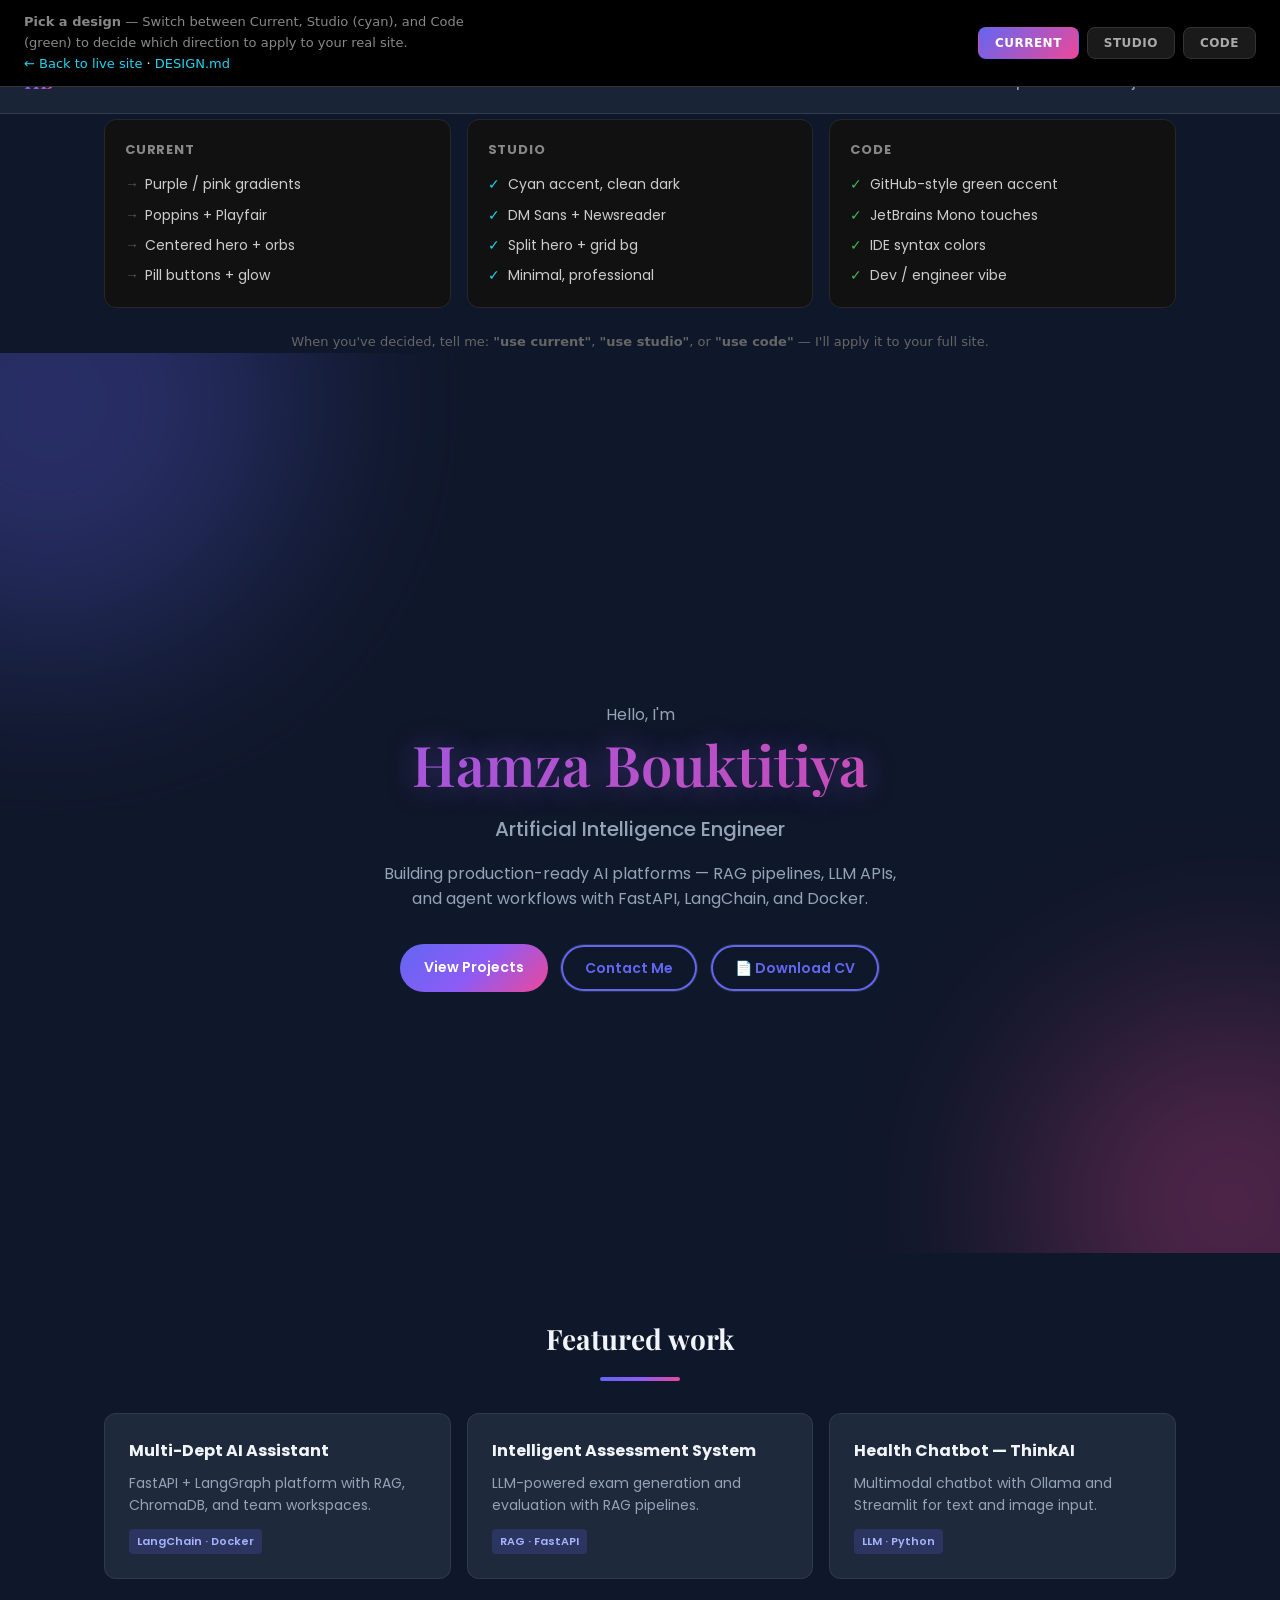
<file: design-test.html>
<!DOCTYPE html>
<html lang="en">
<head>
    <meta charset="UTF-8">
    <meta name="viewport" content="width=device-width, initial-scale=1.0">
    <title>Design Test — Pick Your Style | Hamza Bouktitiya</title>
    <link rel="stylesheet" href="design-test.css">
    <link href="https://fonts.googleapis.com/css2?family=Poppins:wght@400;500;600;700&family=Playfair+Display:wght@700&family=DM+Sans:wght@400;500;600&family=Newsreader:wght@400;600&family=JetBrains+Mono:wght@400;500;600&display=swap" rel="stylesheet">
</head>
<body class="theme-current" id="body">

    <div class="test-bar">
        <div>
            <p><strong>Pick a design</strong> — Switch between Current, Studio (cyan), and Code (green) to decide which direction to apply to your real site.</p>
            <a href="index.html">← Back to live site</a> · <a href="DESIGN.md">DESIGN.md</a>
        </div>
        <div class="theme-picker" role="group" aria-label="Theme selector">
            <button type="button" class="theme-btn active" data-theme="current">Current</button>
            <button type="button" class="theme-btn" data-theme="studio">Studio</button>
            <button type="button" class="theme-btn" data-theme="code">Code</button>
        </div>
    </div>

    <div class="compare-panel">
        <div class="compare-card">
            <h3>Current</h3>
            <ul>
                <li>Purple / pink gradients</li>
                <li>Poppins + Playfair</li>
                <li>Centered hero + orbs</li>
                <li>Pill buttons + glow</li>
            </ul>
        </div>
        <div class="compare-card studio">
            <h3>Studio</h3>
            <ul>
                <li>Cyan accent, clean dark</li>
                <li>DM Sans + Newsreader</li>
                <li>Split hero + grid bg</li>
                <li>Minimal, professional</li>
            </ul>
        </div>
        <div class="compare-card code">
            <h3>Code</h3>
            <ul>
                <li>GitHub-style green accent</li>
                <li>JetBrains Mono touches</li>
                <li>IDE syntax colors</li>
                <li>Dev / engineer vibe</li>
            </ul>
        </div>
    </div>

    <div class="pick-bar">
        <p>When you've decided, tell me: <strong>"use current"</strong>, <strong>"use studio"</strong>, or <strong>"use code"</strong> — I'll apply it to your full site.</p>
    </div>

    <nav class="navbar">
        <div class="nav-container">
            <a href="#" class="nav-logo">HB</a>
            <ul class="nav-links">
                <li><a href="#">About</a></li>
                <li><a href="#">Experience</a></li>
                <li><a href="#">Projects</a></li>
                <li><a href="#">Contact</a></li>
            </ul>
        </div>
    </nav>

    <section class="hero">
        <div class="hero-bg">
            <div class="orb orb-1"></div>
            <div class="orb orb-2"></div>
            <pre class="code-deco" aria-hidden="true"><span class="kw">class</span> <span class="fn">AIEngineer</span>:
    <span class="kw">def</span> <span class="fn">__init__</span>(<span class="acc">self</span>):
        <span class="acc">self</span>.skills = [<span class="str">"RAG"</span>, <span class="str">"LLMs"</span>]
        <span class="acc">self</span>.stack = [<span class="str">"FastAPI"</span>, <span class="str">"Docker"</span>]

    <span class="kw">def</span> <span class="fn">build</span>(<span class="acc">self</span>, project):
        <span class="kw">return</span> <span class="acc">self</span>.deploy(project)  <span class="cm"># production-ready</span></pre>
        </div>
        <div class="hero-inner">
            <div class="hero-copy">
                <span class="hero-badge">AI Engineer · PhD Candidate</span>
                <h1 class="hero-title">
                    <span class="hero-greeting">Hello, I'm</span>
                    <span class="hero-name">Hamza <span class="name-accent">Bouktitiya</span></span>
                </h1>
                <p class="hero-subtitle">Artificial Intelligence Engineer</p>
                <p class="hero-desc">
                    Building production-ready AI platforms — RAG pipelines, LLM APIs, and agent workflows with FastAPI, LangChain, and Docker.
                </p>
                <div class="hero-actions">
                    <a href="#" class="btn btn-primary">View Projects</a>
                    <a href="#" class="btn btn-secondary">Contact Me</a>
                    <a href="#" class="btn btn-ghost">Download CV</a>
                    <a href="#" class="btn btn-download btn-secondary">📄 Download CV</a>
                </div>
            </div>
            <div class="hero-photo-wrap">
                <div class="photo-frame">
                    <img src="images/profile-photo-removebg.png" alt="Hamza Bouktitiya">
                </div>
            </div>
        </div>
    </section>

    <section class="sample-section">
        <h2>Featured work</h2>
        <div class="sample-grid">
            <article class="sample-card">
                <h3><span class="title-plain">Multi-Dept AI Assistant</span><span class="title-code">multi_dept_assistant()</span></h3>
                <p>FastAPI + LangGraph platform with RAG, ChromaDB, and team workspaces.</p>
                <span class="tag">LangChain · Docker</span>
            </article>
            <article class="sample-card">
                <h3><span class="title-plain">Intelligent Assessment System</span><span class="title-code">assessment_system()</span></h3>
                <p>LLM-powered exam generation and evaluation with RAG pipelines.</p>
                <span class="tag">RAG · FastAPI</span>
            </article>
            <article class="sample-card">
                <h3><span class="title-plain">Health Chatbot — ThinkAI</span><span class="title-code">health_chatbot()</span></h3>
                <p>Multimodal chatbot with Ollama and Streamlit for text and image input.</p>
                <span class="tag">LLM · Python</span>
            </article>
        </div>
    </section>

    <script>
        const body = document.getElementById('body');
        const buttons = document.querySelectorAll('.theme-btn');
        const themes = ['current', 'studio', 'code'];

        function setTheme(name) {
            themes.forEach(t => body.classList.remove('theme-' + t));
            body.classList.add('theme-' + name);
            buttons.forEach(btn => {
                btn.classList.toggle('active', btn.dataset.theme === name);
            });
        }

        buttons.forEach(btn => {
            btn.addEventListener('click', () => setTheme(btn.dataset.theme));
        });
    </script>
</body>
</html>
</file>
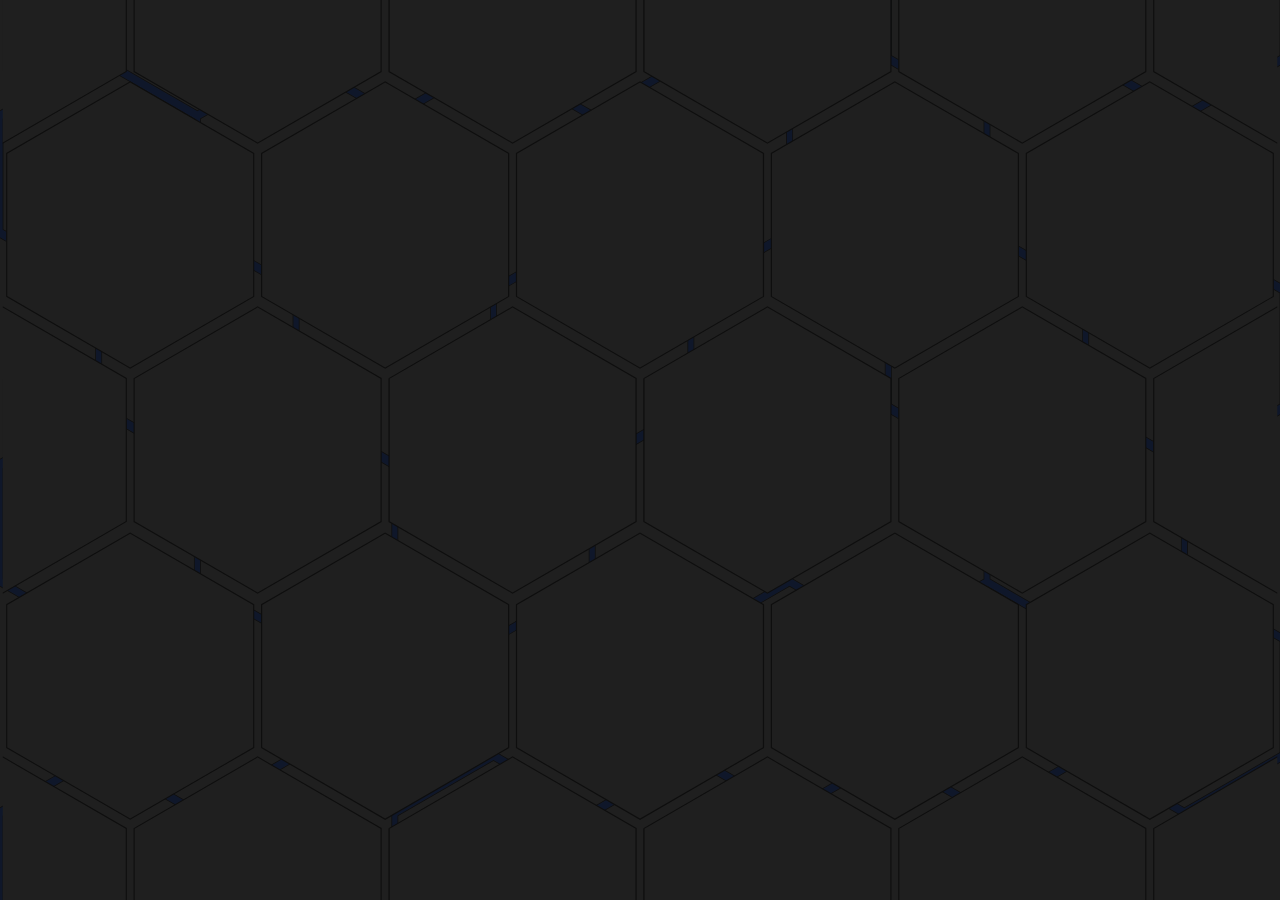
<file: honeycomb-background.html>
<!DOCTYPE html>
<html lang="en">
<head>
    <meta charset="UTF-8">
    <meta name="viewport" content="width=device-width, initial-scale=1.0">
    <title>Animated Honeycomb Background</title>
    <style>
        * {
            margin: 0;
            padding: 0;
            box-sizing: border-box;
        }

        body {
            font-family: 'Arial', sans-serif;
            background: #0f172a;
            min-height: 100vh;
            overflow-x: hidden;
            position: relative;
        }

        /* Honeycomb Background Container */
        .honeycomb-background {
            position: fixed;
            top: 0;
            left: 0;
            width: 100%;
            height: 100%;
            z-index: -1;
            overflow: hidden;
            background: #0f172a;
        }

        /* SVG Pattern Background - Using your grid.svg file */
        .honeycomb-grid {
            position: absolute;
            top: 0;
            left: 0;
            width: 100%;
            height: 100%;
            background-color: #0f172a; /* dark base */
            background-image: url("grid.svg");
            background-repeat: repeat;
            background-size: 987px auto; /* Match your SVG dimensions (987x697) */
            opacity: 1;
        }
        
        /* Hide individual SVG instances - we're using CSS background now */
        .honeycomb-grid svg {
            display: none;
        }

        /* Individual SVG Instance */
        .honeycomb-grid svg {
            width: 100%;
            height: 100%;
            display: block;
            object-fit: cover;
        }

        /* Hexagon paths - make them interactive */
        .honeycomb-grid path {
            transition: all 0.4s cubic-bezier(0.4, 0, 0.2, 1);
            cursor: pointer;
        }

        /* Hover effect - light up borders */
        .honeycomb-grid path:hover {
            fill: rgba(99, 102, 241, 0.2) !important;
            filter: drop-shadow(0 0 10px rgba(99, 102, 241, 0.8))
                    drop-shadow(0 0 20px rgba(99, 102, 241, 0.6))
                    drop-shadow(0 0 30px rgba(99, 102, 241, 0.4));
            transform: scale(1.05);
        }

        /* Pulsing animation for hexagons */
        @keyframes pulse {
            0%, 100% { 
                opacity: 0.4;
            }
            50% { 
                opacity: 0.7;
            }
        }

        .honeycomb-grid path {
            animation: pulse 4s ease-in-out infinite;
        }

        /* Content overlay for demo */
        .content {
            position: relative;
            z-index: 1;
            padding: 100px 50px;
            color: white;
            text-align: center;
            min-height: 100vh;
            display: flex;
            flex-direction: column;
            justify-content: center;
            align-items: center;
        }

        h1 {
            font-size: 3rem;
            margin-bottom: 20px;
            background: linear-gradient(135deg, #6366f1, #ec4899);
            -webkit-background-clip: text;
            -webkit-text-fill-color: transparent;
            background-clip: text;
        }

        p {
            font-size: 1.2rem;
            color: rgba(255, 255, 255, 0.7);
            max-width: 600px;
            margin-top: 20px;
        }

        .demo-note {
            margin-top: 40px;
            padding: 20px;
            background: rgba(99, 102, 241, 0.1);
            border: 1px solid rgba(99, 102, 241, 0.3);
            border-radius: 10px;
            color: rgba(255, 255, 255, 0.8);
        }
    </style>
</head>
<body>
    <!-- Honeycomb Background -->
    <div class="honeycomb-background">
        <div class="honeycomb-grid">
            <!-- SVG Instance 1 -->
            <svg width="987" height="697" viewBox="0 0 987 697" fill="none" xmlns="http://www.w3.org/2000/svg">
                <g clip-path="url(#clip0_1:3)">
                    <path d="M-95.6423 55.4115L-95.6423 -55.4115L-4.57764e-05 -110.823L95.6422 -55.4115V55.4115L-4.57764e-05 110.823L-95.6423 55.4115Z" fill="#1F1F1F"/>
                    <path d="M-2.28882e-05 -110.3L95.2079 -55.1501V55.1501L-2.28882e-05 110.3L-95.2079 55.1501L-95.2079 -55.1501L-2.28882e-05 -110.3ZM-2.28882e-05 -111.259L-96.0766 -55.5857L-96.0766 55.6729L-2.28882e-05 111.259L96.0766 55.5858V-55.6729L-2.28882e-05 -111.259Z" fill="#0E0E0E"/>
                    <path d="M101.723 55.4115L101.723 -55.4115L197.365 -110.823L293.094 -55.4115V55.4115L197.365 110.823L101.723 55.4115Z" fill="#1F1F1F"/>
                    <path d="M197.365 -110.3L292.573 -55.1501V55.1501L197.365 110.3L102.157 55.1501L102.157 -55.1501L197.365 -110.3ZM197.365 -111.259L101.289 -55.6729L101.289 55.6729L197.365 111.346L293.442 55.6729V-55.6729L197.365 -111.259Z" fill="#0E0E0E"/>
                    <path d="M299.175 55.4115V-55.4115L394.817 -110.823L490.46 -55.4115V55.4115L394.817 110.823L299.175 55.4115Z" fill="#1F1F1F"/>
                    <path d="M394.817 -110.3L490.025 -55.1501V55.1501L394.817 110.3L299.609 55.1501V-55.1501L394.817 -110.3ZM394.817 -111.259L298.741 -55.6729V55.6729L394.817 111.346L490.894 55.6729V-55.6729L394.817 -111.259Z" fill="#0E0E0E"/>
                    <path d="M496.54 55.4115V-55.4115L592.183 -110.823L687.825 -55.4115V55.4115L592.183 110.823L496.54 55.4115Z" fill="#1F1F1F"/>
                    <path d="M592.183 -110.3L687.391 -55.1501V55.1501L592.183 110.3L496.975 55.1501V-55.1501L592.183 -110.3ZM592.183 -111.259L496.106 -55.6729V55.6729L592.183 111.346L688.259 55.6729V-55.6729L592.183 -111.259Z" fill="#0E0E0E"/>
                    <path d="M693.906 55.4115V-55.4115L789.548 -110.823L885.277 -55.4115V55.4115L789.548 110.823L693.906 55.4115Z" fill="#1F1F1F"/>
                    <path d="M789.548 -110.3L884.756 -55.1501V55.1501L789.548 110.3L694.34 55.1501V-55.1501L789.548 -110.3ZM789.548 -111.259L693.471 -55.6729V55.6729L789.548 111.346L885.624 55.6729V-55.6729L789.548 -111.259Z" fill="#0E0E0E"/>
                    <path d="M891.358 55.4115V-55.4115L987 -110.823L1082.64 -55.4115V55.4115L987 110.823L891.358 55.4115Z" fill="#1F1F1F"/>
                    <path d="M987 -110.3L1082.21 -55.1501V55.1501L987 110.3L891.792 55.1501V-55.1501L987 -110.3ZM987 -111.259L890.923 -55.5858V55.6729L987 111.346L1083.08 55.6729V-55.6729L987 -111.259Z" fill="#0E0E0E"/>
                    <path d="M-95.6423 403.912L-95.6423 293.088L-4.57764e-05 237.677L95.6422 293.088V403.912L-4.57764e-05 459.323L-95.6423 403.912Z" fill="#1F1F1F"/>
                    <path d="M-2.28882e-05 238.2L95.2079 293.35V403.65L-2.28882e-05 458.8L-95.2079 403.65L-95.2079 293.35L-2.28882e-05 238.2ZM-2.28882e-05 237.241L-96.0766 292.914L-96.0766 404.173L-2.28882e-05 459.759L96.0766 404.086V292.827L-2.28882e-05 237.241Z" fill="#0E0E0E"/>
                    <path d="M101.723 403.912L101.723 293.088L197.365 237.677L293.094 293.088V403.912L197.365 459.323L101.723 403.912Z" fill="#1F1F1F"/>
                    <path d="M197.365 238.2L292.573 293.35V403.65L197.365 458.8L102.157 403.65L102.157 293.35L197.365 238.2ZM197.365 237.241L101.289 292.914L101.289 404.173L197.365 459.846L293.442 404.173V292.827L197.365 237.241Z" fill="#0E0E0E"/>
                    <path d="M299.175 403.912V293.088L394.817 237.677L490.46 293.088V403.912L394.817 459.323L299.175 403.912Z" fill="#1F1F1F"/>
                    <path d="M394.817 238.2L490.025 293.35V403.65L394.817 458.8L299.609 403.65V293.35L394.817 238.2ZM394.817 237.241L298.741 292.914V404.173L394.817 459.846L490.894 404.173V292.827L394.817 237.241Z" fill="#0E0E0E"/>
                    <path d="M496.54 403.912V293.088L592.183 237.677L687.825 293.088V403.912L592.183 459.323L496.54 403.912Z" fill="#1F1F1F"/>
                    <path d="M592.183 238.2L687.391 293.35V403.65L592.183 458.8L496.975 403.65V293.35L592.183 238.2ZM592.183 237.241L496.106 292.914V404.173L592.183 459.846L688.259 404.173V292.827L592.183 237.241Z" fill="#0E0E0E"/>
                    <path d="M693.906 403.912V293.088L789.548 237.677L885.277 293.088V403.912L789.548 459.323L693.906 403.912Z" fill="#1F1F1F"/>
                    <path d="M789.548 238.2L884.756 293.35V403.65L789.548 458.8L694.34 403.65V293.35L789.548 238.2ZM789.548 237.241L693.471 292.914V404.173L789.548 459.846L885.624 404.173V292.827L789.548 237.241Z" fill="#0E0E0E"/>
                    <path d="M891.358 403.912V293.088L987 237.677L1082.64 293.088V403.912L987 459.323L891.358 403.912Z" fill="#1F1F1F"/>
                    <path d="M987 238.2L1082.21 293.35V403.65L987 458.8L891.792 403.65V293.35L987 238.2ZM987 237.241L890.923 292.914V404.173L987 459.846L1083.08 404.173V292.827L987 237.241Z" fill="#0E0E0E"/>
                    <path d="M-95.6423 752.411L-95.6423 641.589L-4.57764e-05 586.177L95.6422 641.589V752.411L-4.57764e-05 807.823L-95.6423 752.411Z" fill="#1F1F1F"/>
                    <path d="M-2.28882e-05 586.7L95.2079 641.85V752.15L-2.28882e-05 807.3L-95.2079 752.15L-95.2079 641.85L-2.28882e-05 586.7ZM-2.28882e-05 585.741L-96.0766 641.414L-96.0766 752.673L-2.28882e-05 808.259L96.0766 752.586V641.327L-2.28882e-05 585.741Z" fill="#0E0E0E"/>
                    <path d="M101.723 752.411L101.723 641.589L197.365 586.177L293.094 641.589V752.411L197.365 807.823L101.723 752.411Z" fill="#1F1F1F"/>
                    <path d="M197.365 586.7L292.573 641.85V752.15L197.365 807.3L102.157 752.15L102.157 641.85L197.365 586.7ZM197.365 585.741L101.289 641.414L101.289 752.673L197.365 808.346L293.442 752.673V641.327L197.365 585.741Z" fill="#0E0E0E"/>
                    <path d="M299.175 752.411V641.589L394.817 586.177L490.46 641.589V752.411L394.817 807.823L299.175 752.411Z" fill="#1F1F1F"/>
                    <path d="M394.817 586.7L490.025 641.85V752.15L394.817 807.3L299.609 752.15V641.85L394.817 586.7ZM394.817 585.741L298.741 641.414V752.673L394.817 808.346L490.894 752.673V641.327L394.817 585.741Z" fill="#0E0E0E"/>
                    <path d="M496.54 752.411V641.589L592.183 586.177L687.825 641.589V752.411L592.183 807.823L496.54 752.411Z" fill="#1F1F1F"/>
                    <path d="M592.183 586.7L687.391 641.85V752.15L592.183 807.3L496.975 752.15V641.85L592.183 586.7ZM592.183 585.741L496.106 641.414V752.673L592.183 808.346L688.259 752.673V641.327L592.183 585.741Z" fill="#0E0E0E"/>
                    <path d="M693.906 752.411V641.589L789.548 586.177L885.277 641.589V752.411L789.548 807.823L693.906 752.411Z" fill="#1F1F1F"/>
                    <path d="M789.548 586.7L884.756 641.85V752.15L789.548 807.3L694.34 752.15V641.85L789.548 586.7ZM789.548 585.741L693.471 641.414V752.673L789.548 808.346L885.624 752.673V641.327L789.548 585.741Z" fill="#0E0E0E"/>
                    <path d="M891.358 752.411V641.589L987 586.177L1082.64 641.589V752.411L987 807.823L891.358 752.411Z" fill="#1F1F1F"/>
                    <path d="M987 586.7L1082.21 641.85V752.15L987 807.3L891.792 752.15V641.85L987 586.7ZM987 585.741L890.923 641.414V752.673L987 808.346L1083.08 752.673V641.327L987 585.741Z" fill="#0E0E0E"/>
                    <path d="M3.04041 579.033L3.04041 468.21L98.6826 412.798L194.325 468.21V579.033L98.6826 634.357L3.04041 579.033Z" fill="#1F1F1F"/>
                    <path d="M98.6827 413.321L193.891 468.471V578.771L98.6827 633.921L3.47476 578.771L3.47476 468.471L98.6827 413.321ZM98.6827 412.363L2.60608 467.948L2.60608 579.207L98.6827 634.88L194.759 579.207V467.948L98.6827 412.363Z" fill="#0E0E0E"/>
                    <path d="M200.406 579.033V468.21L296.135 412.798L391.777 468.21V579.033L296.135 634.357L200.406 579.033Z" fill="#1F1F1F"/>
                    <path d="M296.135 413.321L391.343 468.471V578.771L296.135 633.921L200.927 578.771V468.471L296.135 413.321ZM296.135 412.363L200.058 468.036V579.294L296.135 634.967L392.211 579.294V467.948L296.135 412.363Z" fill="#0E0E0E"/>
                    <path d="M397.858 579.033V468.21L493.5 412.798L589.142 468.21V579.033L493.5 634.357L397.858 579.033Z" fill="#1F1F1F"/>
                    <path d="M493.5 413.321L588.708 468.471V578.771L493.5 633.921L398.292 578.771V468.471L493.5 413.321ZM493.5 412.363L397.423 468.036V579.294L493.5 634.967L589.577 579.294V467.948L493.5 412.363Z" fill="#0E0E0E"/>
                    <path d="M595.223 579.033V468.21L690.865 412.798L786.508 468.21V579.033L690.865 634.357L595.223 579.033Z" fill="#1F1F1F"/>
                    <path d="M690.865 413.321L786.073 468.471V578.771L690.865 633.921L595.657 578.771V468.471L690.865 413.321ZM690.865 412.363L594.789 468.036V579.294L690.865 634.967L786.942 579.294V467.948L690.865 412.363Z" fill="#0E0E0E"/>
                    <path d="M792.588 579.033V468.21L888.317 412.798L983.96 468.21V579.033L888.317 634.357L792.588 579.033Z" fill="#1F1F1F"/>
                    <path d="M888.317 413.321L983.525 468.471V578.771L888.317 633.921L793.11 578.771V468.471L888.317 413.321ZM888.317 412.363L792.241 468.036V579.294L888.317 634.967L984.394 579.294V467.948L888.317 412.363Z" fill="#0E0E0E"/>
                    <path d="M3.04041 229.574L3.04041 118.838L98.6826 63.427L194.325 118.838V229.574L98.6826 284.986L3.04041 229.574Z" fill="#1F1F1F"/>
                    <path d="M98.6827 63.9497L193.891 119.1V229.4L98.6827 284.55L3.47476 229.313L3.47476 119.1L98.6827 63.9497ZM98.6827 62.9042L2.60608 118.577L2.60608 229.836L98.6827 285.509L194.759 229.836V118.577L98.6827 62.9042Z" fill="#0E0E0E"/>
                    <path d="M200.406 229.574V118.838L296.135 63.427L391.777 118.838V229.574L296.135 284.986L200.406 229.574Z" fill="#1F1F1F"/>
                    <path d="M296.135 63.9497L391.343 119.1V229.4L296.135 284.55L200.927 229.4V119.1L296.135 63.9497ZM296.135 62.9042L200.058 118.577V229.836L296.135 285.509L392.211 229.836V118.577L296.135 62.9042Z" fill="#0E0E0E"/>
                    <path d="M397.858 229.574V118.838L493.5 63.427L589.142 118.838V229.574L493.5 284.986L397.858 229.574Z" fill="#1F1F1F"/>
                    <path d="M493.5 63.9497L588.708 119.1V229.4L493.5 284.55L398.292 229.4V119.1L493.5 63.9497ZM493.5 62.9042L397.423 118.577V229.836L493.5 285.509L589.577 229.836V118.577L493.5 62.9042Z" fill="#0E0E0E"/>
                    <path d="M595.223 229.574V118.838L690.865 63.427L786.508 118.838V229.574L690.865 284.986L595.223 229.574Z" fill="#1F1F1F"/>
                    <path d="M690.865 63.9497L786.073 119.1V229.4L690.865 284.55L595.657 229.4V119.1L690.865 63.9497ZM690.865 62.9042L594.789 118.577V229.836L690.865 285.509L786.942 229.836V118.577L690.865 62.9042Z" fill="#0E0E0E"/>
                    <path d="M792.588 229.574V118.838L888.317 63.427L983.96 118.838V229.574L888.317 284.986L792.588 229.574Z" fill="#1F1F1F"/>
                    <path d="M888.317 63.9497L983.525 119.1V229.4L888.317 284.55L793.11 229.4V119.1L888.317 63.9497ZM888.317 62.9042L792.241 118.577V229.836L888.317 285.509L984.394 229.836V118.577L888.317 62.9042Z" fill="#0E0E0E"/>
                </g>
                <defs>
                    <clipPath id="clip0_1:3">
                        <rect width="987" height="697" fill="white"/>
                    </clipPath>
                </defs>
            </svg>
            
            <!-- SVG Instance 2 -->
            <svg width="987" height="697" viewBox="0 0 987 697" fill="none" xmlns="http://www.w3.org/2000/svg">
                <g clip-path="url(#clip0_1:3)">
                    <path d="M-95.6423 55.4115L-95.6423 -55.4115L-4.57764e-05 -110.823L95.6422 -55.4115V55.4115L-4.57764e-05 110.823L-95.6423 55.4115Z" fill="#1F1F1F"/>
                    <path d="M-2.28882e-05 -110.3L95.2079 -55.1501V55.1501L-2.28882e-05 110.3L-95.2079 55.1501L-95.2079 -55.1501L-2.28882e-05 -110.3ZM-2.28882e-05 -111.259L-96.0766 -55.5857L-96.0766 55.6729L-2.28882e-05 111.259L96.0766 55.5858V-55.6729L-2.28882e-05 -111.259Z" fill="#0E0E0E"/>
                    <path d="M101.723 55.4115L101.723 -55.4115L197.365 -110.823L293.094 -55.4115V55.4115L197.365 110.823L101.723 55.4115Z" fill="#1F1F1F"/>
                    <path d="M197.365 -110.3L292.573 -55.1501V55.1501L197.365 110.3L102.157 55.1501L102.157 -55.1501L197.365 -110.3ZM197.365 -111.259L101.289 -55.6729L101.289 55.6729L197.365 111.346L293.442 55.6729V-55.6729L197.365 -111.259Z" fill="#0E0E0E"/>
                    <path d="M299.175 55.4115V-55.4115L394.817 -110.823L490.46 -55.4115V55.4115L394.817 110.823L299.175 55.4115Z" fill="#1F1F1F"/>
                    <path d="M394.817 -110.3L490.025 -55.1501V55.1501L394.817 110.3L299.609 55.1501V-55.1501L394.817 -110.3ZM394.817 -111.259L298.741 -55.6729V55.6729L394.817 111.346L490.894 55.6729V-55.6729L394.817 -111.259Z" fill="#0E0E0E"/>
                    <path d="M496.54 55.4115V-55.4115L592.183 -110.823L687.825 -55.4115V55.4115L592.183 110.823L496.54 55.4115Z" fill="#1F1F1F"/>
                    <path d="M592.183 -110.3L687.391 -55.1501V55.1501L592.183 110.3L496.975 55.1501V-55.1501L592.183 -110.3ZM592.183 -111.259L496.106 -55.6729V55.6729L592.183 111.346L688.259 55.6729V-55.6729L592.183 -111.259Z" fill="#0E0E0E"/>
                    <path d="M693.906 55.4115V-55.4115L789.548 -110.823L885.277 -55.4115V55.4115L789.548 110.823L693.906 55.4115Z" fill="#1F1F1F"/>
                    <path d="M789.548 -110.3L884.756 -55.1501V55.1501L789.548 110.3L694.34 55.1501V-55.1501L789.548 -110.3ZM789.548 -111.259L693.471 -55.6729V55.6729L789.548 111.346L885.624 55.6729V-55.6729L789.548 -111.259Z" fill="#0E0E0E"/>
                    <path d="M891.358 55.4115V-55.4115L987 -110.823L1082.64 -55.4115V55.4115L987 110.823L891.358 55.4115Z" fill="#1F1F1F"/>
                    <path d="M987 -110.3L1082.21 -55.1501V55.1501L987 110.3L891.792 55.1501V-55.1501L987 -110.3ZM987 -111.259L890.923 -55.5858V55.6729L987 111.346L1083.08 55.6729V-55.6729L987 -111.259Z" fill="#0E0E0E"/>
                    <path d="M-95.6423 403.912L-95.6423 293.088L-4.57764e-05 237.677L95.6422 293.088V403.912L-4.57764e-05 459.323L-95.6423 403.912Z" fill="#1F1F1F"/>
                    <path d="M-2.28882e-05 238.2L95.2079 293.35V403.65L-2.28882e-05 458.8L-95.2079 403.65L-95.2079 293.35L-2.28882e-05 238.2ZM-2.28882e-05 237.241L-96.0766 292.914L-96.0766 404.173L-2.28882e-05 459.759L96.0766 404.086V292.827L-2.28882e-05 237.241Z" fill="#0E0E0E"/>
                    <path d="M101.723 403.912L101.723 293.088L197.365 237.677L293.094 293.088V403.912L197.365 459.323L101.723 403.912Z" fill="#1F1F1F"/>
                    <path d="M197.365 238.2L292.573 293.35V403.65L197.365 458.8L102.157 403.65L102.157 293.35L197.365 238.2ZM197.365 237.241L101.289 292.914L101.289 404.173L197.365 459.846L293.442 404.173V292.827L197.365 237.241Z" fill="#0E0E0E"/>
                    <path d="M299.175 403.912V293.088L394.817 237.677L490.46 293.088V403.912L394.817 459.323L299.175 403.912Z" fill="#1F1F1F"/>
                    <path d="M394.817 238.2L490.025 293.35V403.65L394.817 458.8L299.609 403.65V293.35L394.817 238.2ZM394.817 237.241L298.741 292.914V404.173L394.817 459.846L490.894 404.173V292.827L394.817 237.241Z" fill="#0E0E0E"/>
                    <path d="M496.54 403.912V293.088L592.183 237.677L687.825 293.088V403.912L592.183 459.323L496.54 403.912Z" fill="#1F1F1F"/>
                    <path d="M592.183 238.2L687.391 293.35V403.65L592.183 458.8L496.975 403.65V293.35L592.183 238.2ZM592.183 237.241L496.106 292.914V404.173L592.183 459.846L688.259 404.173V292.827L592.183 237.241Z" fill="#0E0E0E"/>
                    <path d="M693.906 403.912V293.088L789.548 237.677L885.277 293.088V403.912L789.548 459.323L693.906 403.912Z" fill="#1F1F1F"/>
                    <path d="M789.548 238.2L884.756 293.35V403.65L789.548 458.8L694.34 403.65V293.35L789.548 238.2ZM789.548 237.241L693.471 292.914V404.173L789.548 459.846L885.624 404.173V292.827L789.548 237.241Z" fill="#0E0E0E"/>
                    <path d="M891.358 403.912V293.088L987 237.677L1082.64 293.088V403.912L987 459.323L891.358 403.912Z" fill="#1F1F1F"/>
                    <path d="M987 238.2L1082.21 293.35V403.65L987 458.8L891.792 403.65V293.35L987 238.2ZM987 237.241L890.923 292.914V404.173L987 459.846L1083.08 404.173V292.827L987 237.241Z" fill="#0E0E0E"/>
                    <path d="M-95.6423 752.411L-95.6423 641.589L-4.57764e-05 586.177L95.6422 641.589V752.411L-4.57764e-05 807.823L-95.6423 752.411Z" fill="#1F1F1F"/>
                    <path d="M-2.28882e-05 586.7L95.2079 641.85V752.15L-2.28882e-05 807.3L-95.2079 752.15L-95.2079 641.85L-2.28882e-05 586.7ZM-2.28882e-05 585.741L-96.0766 641.414L-96.0766 752.673L-2.28882e-05 808.259L96.0766 752.586V641.327L-2.28882e-05 585.741Z" fill="#0E0E0E"/>
                    <path d="M101.723 752.411L101.723 641.589L197.365 586.177L293.094 641.589V752.411L197.365 807.823L101.723 752.411Z" fill="#1F1F1F"/>
                    <path d="M197.365 586.7L292.573 641.85V752.15L197.365 807.3L102.157 752.15L102.157 641.85L197.365 586.7ZM197.365 585.741L101.289 641.414L101.289 752.673L197.365 808.346L293.442 752.673V641.327L197.365 585.741Z" fill="#0E0E0E"/>
                    <path d="M299.175 752.411V641.589L394.817 586.177L490.46 641.589V752.411L394.817 807.823L299.175 752.411Z" fill="#1F1F1F"/>
                    <path d="M394.817 586.7L490.025 641.85V752.15L394.817 807.3L299.609 752.15V641.85L394.817 586.7ZM394.817 585.741L298.741 641.414V752.673L394.817 808.346L490.894 752.673V641.327L394.817 585.741Z" fill="#0E0E0E"/>
                    <path d="M496.54 752.411V641.589L592.183 586.177L687.825 641.589V752.411L592.183 807.823L496.54 752.411Z" fill="#1F1F1F"/>
                    <path d="M592.183 586.7L687.391 641.85V752.15L592.183 807.3L496.975 752.15V641.85L592.183 586.7ZM592.183 585.741L496.106 641.414V752.673L592.183 808.346L688.259 752.673V641.327L592.183 585.741Z" fill="#0E0E0E"/>
                    <path d="M693.906 752.411V641.589L789.548 586.177L885.277 641.589V752.411L789.548 807.823L693.906 752.411Z" fill="#1F1F1F"/>
                    <path d="M789.548 586.7L884.756 641.85V752.15L789.548 807.3L694.34 752.15V641.85L789.548 586.7ZM789.548 585.741L693.471 641.414V752.673L789.548 808.346L885.624 752.673V641.327L789.548 585.741Z" fill="#0E0E0E"/>
                    <path d="M891.358 752.411V641.589L987 586.177L1082.64 641.589V752.411L987 807.823L891.358 752.411Z" fill="#1F1F1F"/>
                    <path d="M987 586.7L1082.21 641.85V752.15L987 807.3L891.792 752.15V641.85L987 586.7ZM987 585.741L890.923 641.414V752.673L987 808.346L1083.08 752.673V641.327L987 585.741Z" fill="#0E0E0E"/>
                    <path d="M3.04041 579.033L3.04041 468.21L98.6826 412.798L194.325 468.21V579.033L98.6826 634.357L3.04041 579.033Z" fill="#1F1F1F"/>
                    <path d="M98.6827 413.321L193.891 468.471V578.771L98.6827 633.921L3.47476 578.771L3.47476 468.471L98.6827 413.321ZM98.6827 412.363L2.60608 467.948L2.60608 579.207L98.6827 634.88L194.759 579.207V467.948L98.6827 412.363Z" fill="#0E0E0E"/>
                    <path d="M200.406 579.033V468.21L296.135 412.798L391.777 468.21V579.033L296.135 634.357L200.406 579.033Z" fill="#1F1F1F"/>
                    <path d="M296.135 413.321L391.343 468.471V578.771L296.135 633.921L200.927 578.771V468.471L296.135 413.321ZM296.135 412.363L200.058 468.036V579.294L296.135 634.967L392.211 579.294V467.948L296.135 412.363Z" fill="#0E0E0E"/>
                    <path d="M397.858 579.033V468.21L493.5 412.798L589.142 468.21V579.033L493.5 634.357L397.858 579.033Z" fill="#1F1F1F"/>
                    <path d="M493.5 413.321L588.708 468.471V578.771L493.5 633.921L398.292 578.771V468.471L493.5 413.321ZM493.5 412.363L397.423 468.036V579.294L493.5 634.967L589.577 579.294V467.948L493.5 412.363Z" fill="#0E0E0E"/>
                    <path d="M595.223 579.033V468.21L690.865 412.798L786.508 468.21V579.033L690.865 634.357L595.223 579.033Z" fill="#1F1F1F"/>
                    <path d="M690.865 413.321L786.073 468.471V578.771L690.865 633.921L595.657 578.771V468.471L690.865 413.321ZM690.865 412.363L594.789 468.036V579.294L690.865 634.967L786.942 579.294V467.948L690.865 412.363Z" fill="#0E0E0E"/>
                    <path d="M792.588 579.033V468.21L888.317 412.798L983.96 468.21V579.033L888.317 634.357L792.588 579.033Z" fill="#1F1F1F"/>
                    <path d="M888.317 413.321L983.525 468.471V578.771L888.317 633.921L793.11 578.771V468.471L888.317 413.321ZM888.317 412.363L792.241 468.036V579.294L888.317 634.967L984.394 579.294V467.948L888.317 412.363Z" fill="#0E0E0E"/>
                    <path d="M3.04041 229.574L3.04041 118.838L98.6826 63.427L194.325 118.838V229.574L98.6826 284.986L3.04041 229.574Z" fill="#1F1F1F"/>
                    <path d="M98.6827 63.9497L193.891 119.1V229.4L98.6827 284.55L3.47476 229.313L3.47476 119.1L98.6827 63.9497ZM98.6827 62.9042L2.60608 118.577L2.60608 229.836L98.6827 285.509L194.759 229.836V118.577L98.6827 62.9042Z" fill="#0E0E0E"/>
                    <path d="M200.406 229.574V118.838L296.135 63.427L391.777 118.838V229.574L296.135 284.986L200.406 229.574Z" fill="#1F1F1F"/>
                    <path d="M296.135 63.9497L391.343 119.1V229.4L296.135 284.55L200.927 229.4V119.1L296.135 63.9497ZM296.135 62.9042L200.058 118.577V229.836L296.135 285.509L392.211 229.836V118.577L296.135 62.9042Z" fill="#0E0E0E"/>
                    <path d="M397.858 229.574V118.838L493.5 63.427L589.142 118.838V229.574L493.5 284.986L397.858 229.574Z" fill="#1F1F1F"/>
                    <path d="M493.5 63.9497L588.708 119.1V229.4L493.5 284.55L398.292 229.4V119.1L493.5 63.9497ZM493.5 62.9042L397.423 118.577V229.836L493.5 285.509L589.577 229.836V118.577L493.5 62.9042Z" fill="#0E0E0E"/>
                    <path d="M595.223 229.574V118.838L690.865 63.427L786.508 118.838V229.574L690.865 284.986L595.223 229.574Z" fill="#1F1F1F"/>
                    <path d="M690.865 63.9497L786.073 119.1V229.4L690.865 284.55L595.657 229.4V119.1L690.865 63.9497ZM690.865 62.9042L594.789 118.577V229.836L690.865 285.509L786.942 229.836V118.577L690.865 62.9042Z" fill="#0E0E0E"/>
                    <path d="M792.588 229.574V118.838L888.317 63.427L983.96 118.838V229.574L888.317 284.986L792.588 229.574Z" fill="#1F1F1F"/>
                    <path d="M888.317 63.9497L983.525 119.1V229.4L888.317 284.55L793.11 229.4V119.1L888.317 63.9497ZM888.317 62.9042L792.241 118.577V229.836L888.317 285.509L984.394 229.836V118.577L888.317 62.9042Z" fill="#0E0E0E"/>
                </g>
                <defs>
                    <clipPath id="clip0_1:3_2">
                        <rect width="987" height="697" fill="white"/>
                    </clipPath>
                </defs>
            </svg>
            
            <!-- SVG Instance 3 -->
            <svg width="987" height="697" viewBox="0 0 987 697" fill="none" xmlns="http://www.w3.org/2000/svg">
                <g clip-path="url(#clip0_1:3_3)">
                    <path d="M-95.6423 55.4115L-95.6423 -55.4115L-4.57764e-05 -110.823L95.6422 -55.4115V55.4115L-4.57764e-05 110.823L-95.6423 55.4115Z" fill="#1F1F1F"/>
                    <path d="M-2.28882e-05 -110.3L95.2079 -55.1501V55.1501L-2.28882e-05 110.3L-95.2079 55.1501L-95.2079 -55.1501L-2.28882e-05 -110.3ZM-2.28882e-05 -111.259L-96.0766 -55.5857L-96.0766 55.6729L-2.28882e-05 111.259L96.0766 55.5858V-55.6729L-2.28882e-05 -111.259Z" fill="#0E0E0E"/>
                    <path d="M101.723 55.4115L101.723 -55.4115L197.365 -110.823L293.094 -55.4115V55.4115L197.365 110.823L101.723 55.4115Z" fill="#1F1F1F"/>
                    <path d="M197.365 -110.3L292.573 -55.1501V55.1501L197.365 110.3L102.157 55.1501L102.157 -55.1501L197.365 -110.3ZM197.365 -111.259L101.289 -55.6729L101.289 55.6729L197.365 111.346L293.442 55.6729V-55.6729L197.365 -111.259Z" fill="#0E0E0E"/>
                    <path d="M299.175 55.4115V-55.4115L394.817 -110.823L490.46 -55.4115V55.4115L394.817 110.823L299.175 55.4115Z" fill="#1F1F1F"/>
                    <path d="M394.817 -110.3L490.025 -55.1501V55.1501L394.817 110.3L299.609 55.1501V-55.1501L394.817 -110.3ZM394.817 -111.259L298.741 -55.6729V55.6729L394.817 111.346L490.894 55.6729V-55.6729L394.817 -111.259Z" fill="#0E0E0E"/>
                    <path d="M496.54 55.4115V-55.4115L592.183 -110.823L687.825 -55.4115V55.4115L592.183 110.823L496.54 55.4115Z" fill="#1F1F1F"/>
                    <path d="M592.183 -110.3L687.391 -55.1501V55.1501L592.183 110.3L496.975 55.1501V-55.1501L592.183 -110.3ZM592.183 -111.259L496.106 -55.6729V55.6729L592.183 111.346L688.259 55.6729V-55.6729L592.183 -111.259Z" fill="#0E0E0E"/>
                    <path d="M693.906 55.4115V-55.4115L789.548 -110.823L885.277 -55.4115V55.4115L789.548 110.823L693.906 55.4115Z" fill="#1F1F1F"/>
                    <path d="M789.548 -110.3L884.756 -55.1501V55.1501L789.548 110.3L694.34 55.1501V-55.1501L789.548 -110.3ZM789.548 -111.259L693.471 -55.6729V55.6729L789.548 111.346L885.624 55.6729V-55.6729L789.548 -111.259Z" fill="#0E0E0E"/>
                    <path d="M891.358 55.4115V-55.4115L987 -110.823L1082.64 -55.4115V55.4115L987 110.823L891.358 55.4115Z" fill="#1F1F1F"/>
                    <path d="M987 -110.3L1082.21 -55.1501V55.1501L987 110.3L891.792 55.1501V-55.1501L987 -110.3ZM987 -111.259L890.923 -55.5858V55.6729L987 111.346L1083.08 55.6729V-55.6729L987 -111.259Z" fill="#0E0E0E"/>
                    <path d="M-95.6423 403.912L-95.6423 293.088L-4.57764e-05 237.677L95.6422 293.088V403.912L-4.57764e-05 459.323L-95.6423 403.912Z" fill="#1F1F1F"/>
                    <path d="M-2.28882e-05 238.2L95.2079 293.35V403.65L-2.28882e-05 458.8L-95.2079 403.65L-95.2079 293.35L-2.28882e-05 238.2ZM-2.28882e-05 237.241L-96.0766 292.914L-96.0766 404.173L-2.28882e-05 459.759L96.0766 404.086V292.827L-2.28882e-05 237.241Z" fill="#0E0E0E"/>
                    <path d="M101.723 403.912L101.723 293.088L197.365 237.677L293.094 293.088V403.912L197.365 459.323L101.723 403.912Z" fill="#1F1F1F"/>
                    <path d="M197.365 238.2L292.573 293.35V403.65L197.365 458.8L102.157 403.65L102.157 293.35L197.365 238.2ZM197.365 237.241L101.289 292.914L101.289 404.173L197.365 459.846L293.442 404.173V292.827L197.365 237.241Z" fill="#0E0E0E"/>
                    <path d="M299.175 403.912V293.088L394.817 237.677L490.46 293.088V403.912L394.817 459.323L299.175 403.912Z" fill="#1F1F1F"/>
                    <path d="M394.817 238.2L490.025 293.35V403.65L394.817 458.8L299.609 403.65V293.35L394.817 238.2ZM394.817 237.241L298.741 292.914V404.173L394.817 459.846L490.894 404.173V292.827L394.817 237.241Z" fill="#0E0E0E"/>
                    <path d="M496.54 403.912V293.088L592.183 237.677L687.825 293.088V403.912L592.183 459.323L496.54 403.912Z" fill="#1F1F1F"/>
                    <path d="M592.183 238.2L687.391 293.35V403.65L592.183 458.8L496.975 403.65V293.35L592.183 238.2ZM592.183 237.241L496.106 292.914V404.173L592.183 459.846L688.259 404.173V292.827L592.183 237.241Z" fill="#0E0E0E"/>
                    <path d="M693.906 403.912V293.088L789.548 237.677L885.277 293.088V403.912L789.548 459.323L693.906 403.912Z" fill="#1F1F1F"/>
                    <path d="M789.548 238.2L884.756 293.35V403.65L789.548 458.8L694.34 403.65V293.35L789.548 238.2ZM789.548 237.241L693.471 292.914V404.173L789.548 459.846L885.624 404.173V292.827L789.548 237.241Z" fill="#0E0E0E"/>
                    <path d="M891.358 403.912V293.088L987 237.677L1082.64 293.088V403.912L987 459.323L891.358 403.912Z" fill="#1F1F1F"/>
                    <path d="M987 238.2L1082.21 293.35V403.65L987 458.8L891.792 403.65V293.35L987 238.2ZM987 237.241L890.923 292.914V404.173L987 459.846L1083.08 404.173V292.827L987 237.241Z" fill="#0E0E0E"/>
                    <path d="M-95.6423 752.411L-95.6423 641.589L-4.57764e-05 586.177L95.6422 641.589V752.411L-4.57764e-05 807.823L-95.6423 752.411Z" fill="#1F1F1F"/>
                    <path d="M-2.28882e-05 586.7L95.2079 641.85V752.15L-2.28882e-05 807.3L-95.2079 752.15L-95.2079 641.85L-2.28882e-05 586.7ZM-2.28882e-05 585.741L-96.0766 641.414L-96.0766 752.673L-2.28882e-05 808.259L96.0766 752.586V641.327L-2.28882e-05 585.741Z" fill="#0E0E0E"/>
                    <path d="M101.723 752.411L101.723 641.589L197.365 586.177L293.094 641.589V752.411L197.365 807.823L101.723 752.411Z" fill="#1F1F1F"/>
                    <path d="M197.365 586.7L292.573 641.85V752.15L197.365 807.3L102.157 752.15L102.157 641.85L197.365 586.7ZM197.365 585.741L101.289 641.414L101.289 752.673L197.365 808.346L293.442 752.673V641.327L197.365 585.741Z" fill="#0E0E0E"/>
                    <path d="M299.175 752.411V641.589L394.817 586.177L490.46 641.589V752.411L394.817 807.823L299.175 752.411Z" fill="#1F1F1F"/>
                    <path d="M394.817 586.7L490.025 641.85V752.15L394.817 807.3L299.609 752.15V641.85L394.817 586.7ZM394.817 585.741L298.741 641.414V752.673L394.817 808.346L490.894 752.673V641.327L394.817 585.741Z" fill="#0E0E0E"/>
                    <path d="M496.54 752.411V641.589L592.183 586.177L687.825 641.589V752.411L592.183 807.823L496.54 752.411Z" fill="#1F1F1F"/>
                    <path d="M592.183 586.7L687.391 641.85V752.15L592.183 807.3L496.975 752.15V641.85L592.183 586.7ZM592.183 585.741L496.106 641.414V752.673L592.183 808.346L688.259 752.673V641.327L592.183 585.741Z" fill="#0E0E0E"/>
                    <path d="M693.906 752.411V641.589L789.548 586.177L885.277 641.589V752.411L789.548 807.823L693.906 752.411Z" fill="#1F1F1F"/>
                    <path d="M789.548 586.7L884.756 641.85V752.15L789.548 807.3L694.34 752.15V641.85L789.548 586.7ZM789.548 585.741L693.471 641.414V752.673L789.548 808.346L885.624 752.673V641.327L789.548 585.741Z" fill="#0E0E0E"/>
                    <path d="M891.358 752.411V641.589L987 586.177L1082.64 641.589V752.411L987 807.823L891.358 752.411Z" fill="#1F1F1F"/>
                    <path d="M987 586.7L1082.21 641.85V752.15L987 807.3L891.792 752.15V641.85L987 586.7ZM987 585.741L890.923 641.414V752.673L987 808.346L1083.08 752.673V641.327L987 585.741Z" fill="#0E0E0E"/>
                    <path d="M3.04041 579.033L3.04041 468.21L98.6826 412.798L194.325 468.21V579.033L98.6826 634.357L3.04041 579.033Z" fill="#1F1F1F"/>
                    <path d="M98.6827 413.321L193.891 468.471V578.771L98.6827 633.921L3.47476 578.771L3.47476 468.471L98.6827 413.321ZM98.6827 412.363L2.60608 467.948L2.60608 579.207L98.6827 634.88L194.759 579.207V467.948L98.6827 412.363Z" fill="#0E0E0E"/>
                    <path d="M200.406 579.033V468.21L296.135 412.798L391.777 468.21V579.033L296.135 634.357L200.406 579.033Z" fill="#1F1F1F"/>
                    <path d="M296.135 413.321L391.343 468.471V578.771L296.135 633.921L200.927 578.771V468.471L296.135 413.321ZM296.135 412.363L200.058 468.036V579.294L296.135 634.967L392.211 579.294V467.948L296.135 412.363Z" fill="#0E0E0E"/>
                    <path d="M397.858 579.033V468.21L493.5 412.798L589.142 468.21V579.033L493.5 634.357L397.858 579.033Z" fill="#1F1F1F"/>
                    <path d="M493.5 413.321L588.708 468.471V578.771L493.5 633.921L398.292 578.771V468.471L493.5 413.321ZM493.5 412.363L397.423 468.036V579.294L493.5 634.967L589.577 579.294V467.948L493.5 412.363Z" fill="#0E0E0E"/>
                    <path d="M595.223 579.033V468.21L690.865 412.798L786.508 468.21V579.033L690.865 634.357L595.223 579.033Z" fill="#1F1F1F"/>
                    <path d="M690.865 413.321L786.073 468.471V578.771L690.865 633.921L595.657 578.771V468.471L690.865 413.321ZM690.865 412.363L594.789 468.036V579.294L690.865 634.967L786.942 579.294V467.948L690.865 412.363Z" fill="#0E0E0E"/>
                    <path d="M792.588 579.033V468.21L888.317 412.798L983.96 468.21V579.033L888.317 634.357L792.588 579.033Z" fill="#1F1F1F"/>
                    <path d="M888.317 413.321L983.525 468.471V578.771L888.317 633.921L793.11 578.771V468.471L888.317 413.321ZM888.317 412.363L792.241 468.036V579.294L888.317 634.967L984.394 579.294V467.948L888.317 412.363Z" fill="#0E0E0E"/>
                    <path d="M3.04041 229.574L3.04041 118.838L98.6826 63.427L194.325 118.838V229.574L98.6826 284.986L3.04041 229.574Z" fill="#1F1F1F"/>
                    <path d="M98.6827 63.9497L193.891 119.1V229.4L98.6827 284.55L3.47476 229.313L3.47476 119.1L98.6827 63.9497ZM98.6827 62.9042L2.60608 118.577L2.60608 229.836L98.6827 285.509L194.759 229.836V118.577L98.6827 62.9042Z" fill="#0E0E0E"/>
                    <path d="M200.406 229.574V118.838L296.135 63.427L391.777 118.838V229.574L296.135 284.986L200.406 229.574Z" fill="#1F1F1F"/>
                    <path d="M296.135 63.9497L391.343 119.1V229.4L296.135 284.55L200.927 229.4V119.1L296.135 63.9497ZM296.135 62.9042L200.058 118.577V229.836L296.135 285.509L392.211 229.836V118.577L296.135 62.9042Z" fill="#0E0E0E"/>
                    <path d="M397.858 229.574V118.838L493.5 63.427L589.142 118.838V229.574L493.5 284.986L397.858 229.574Z" fill="#1F1F1F"/>
                    <path d="M493.5 63.9497L588.708 119.1V229.4L493.5 284.55L398.292 229.4V119.1L493.5 63.9497ZM493.5 62.9042L397.423 118.577V229.836L493.5 285.509L589.577 229.836V118.577L493.5 62.9042Z" fill="#0E0E0E"/>
                    <path d="M595.223 229.574V118.838L690.865 63.427L786.508 118.838V229.574L690.865 284.986L595.223 229.574Z" fill="#1F1F1F"/>
                    <path d="M690.865 63.9497L786.073 119.1V229.4L690.865 284.55L595.657 229.4V119.1L690.865 63.9497ZM690.865 62.9042L594.789 118.577V229.836L690.865 285.509L786.942 229.836V118.577L690.865 62.9042Z" fill="#0E0E0E"/>
                    <path d="M792.588 229.574V118.838L888.317 63.427L983.96 118.838V229.574L888.317 284.986L792.588 229.574Z" fill="#1F1F1F"/>
                    <path d="M888.317 63.9497L983.525 119.1V229.4L888.317 284.55L793.11 229.4V119.1L888.317 63.9497ZM888.317 62.9042L792.241 118.577V229.836L888.317 285.509L984.394 229.836V118.577L888.317 62.9042Z" fill="#0E0E0E"/>
                </g>
                <defs>
                    <clipPath id="clip0_1:3_3">
                        <rect width="987" height="697" fill="white"/>
                    </clipPath>
                </defs>
            </svg>
            
            <!-- SVG Instance 4 -->
            <svg width="987" height="697" viewBox="0 0 987 697" fill="none" xmlns="http://www.w3.org/2000/svg">
                <g clip-path="url(#clip0_1:3_4)">
                    <path d="M-95.6423 55.4115L-95.6423 -55.4115L-4.57764e-05 -110.823L95.6422 -55.4115V55.4115L-4.57764e-05 110.823L-95.6423 55.4115Z" fill="#1F1F1F"/>
                    <path d="M-2.28882e-05 -110.3L95.2079 -55.1501V55.1501L-2.28882e-05 110.3L-95.2079 55.1501L-95.2079 -55.1501L-2.28882e-05 -110.3ZM-2.28882e-05 -111.259L-96.0766 -55.5857L-96.0766 55.6729L-2.28882e-05 111.259L96.0766 55.5858V-55.6729L-2.28882e-05 -111.259Z" fill="#0E0E0E"/>
                    <path d="M101.723 55.4115L101.723 -55.4115L197.365 -110.823L293.094 -55.4115V55.4115L197.365 110.823L101.723 55.4115Z" fill="#1F1F1F"/>
                    <path d="M197.365 -110.3L292.573 -55.1501V55.1501L197.365 110.3L102.157 55.1501L102.157 -55.1501L197.365 -110.3ZM197.365 -111.259L101.289 -55.6729L101.289 55.6729L197.365 111.346L293.442 55.6729V-55.6729L197.365 -111.259Z" fill="#0E0E0E"/>
                    <path d="M299.175 55.4115V-55.4115L394.817 -110.823L490.46 -55.4115V55.4115L394.817 110.823L299.175 55.4115Z" fill="#1F1F1F"/>
                    <path d="M394.817 -110.3L490.025 -55.1501V55.1501L394.817 110.3L299.609 55.1501V-55.1501L394.817 -110.3ZM394.817 -111.259L298.741 -55.6729V55.6729L394.817 111.346L490.894 55.6729V-55.6729L394.817 -111.259Z" fill="#0E0E0E"/>
                    <path d="M496.54 55.4115V-55.4115L592.183 -110.823L687.825 -55.4115V55.4115L592.183 110.823L496.54 55.4115Z" fill="#1F1F1F"/>
                    <path d="M592.183 -110.3L687.391 -55.1501V55.1501L592.183 110.3L496.975 55.1501V-55.1501L592.183 -110.3ZM592.183 -111.259L496.106 -55.6729V55.6729L592.183 111.346L688.259 55.6729V-55.6729L592.183 -111.259Z" fill="#0E0E0E"/>
                    <path d="M693.906 55.4115V-55.4115L789.548 -110.823L885.277 -55.4115V55.4115L789.548 110.823L693.906 55.4115Z" fill="#1F1F1F"/>
                    <path d="M789.548 -110.3L884.756 -55.1501V55.1501L789.548 110.3L694.34 55.1501V-55.1501L789.548 -110.3ZM789.548 -111.259L693.471 -55.6729V55.6729L789.548 111.346L885.624 55.6729V-55.6729L789.548 -111.259Z" fill="#0E0E0E"/>
                    <path d="M891.358 55.4115V-55.4115L987 -110.823L1082.64 -55.4115V55.4115L987 110.823L891.358 55.4115Z" fill="#1F1F1F"/>
                    <path d="M987 -110.3L1082.21 -55.1501V55.1501L987 110.3L891.792 55.1501V-55.1501L987 -110.3ZM987 -111.259L890.923 -55.5858V55.6729L987 111.346L1083.08 55.6729V-55.6729L987 -111.259Z" fill="#0E0E0E"/>
                    <path d="M-95.6423 403.912L-95.6423 293.088L-4.57764e-05 237.677L95.6422 293.088V403.912L-4.57764e-05 459.323L-95.6423 403.912Z" fill="#1F1F1F"/>
                    <path d="M-2.28882e-05 238.2L95.2079 293.35V403.65L-2.28882e-05 458.8L-95.2079 403.65L-95.2079 293.35L-2.28882e-05 238.2ZM-2.28882e-05 237.241L-96.0766 292.914L-96.0766 404.173L-2.28882e-05 459.759L96.0766 404.086V292.827L-2.28882e-05 237.241Z" fill="#0E0E0E"/>
                    <path d="M101.723 403.912L101.723 293.088L197.365 237.677L293.094 293.088V403.912L197.365 459.323L101.723 403.912Z" fill="#1F1F1F"/>
                    <path d="M197.365 238.2L292.573 293.35V403.65L197.365 458.8L102.157 403.65L102.157 293.35L197.365 238.2ZM197.365 237.241L101.289 292.914L101.289 404.173L197.365 459.846L293.442 404.173V292.827L197.365 237.241Z" fill="#0E0E0E"/>
                    <path d="M299.175 403.912V293.088L394.817 237.677L490.46 293.088V403.912L394.817 459.323L299.175 403.912Z" fill="#1F1F1F"/>
                    <path d="M394.817 238.2L490.025 293.35V403.65L394.817 458.8L299.609 403.65V293.35L394.817 238.2ZM394.817 237.241L298.741 292.914V404.173L394.817 459.846L490.894 404.173V292.827L394.817 237.241Z" fill="#0E0E0E"/>
                    <path d="M496.54 403.912V293.088L592.183 237.677L687.825 293.088V403.912L592.183 459.323L496.54 403.912Z" fill="#1F1F1F"/>
                    <path d="M592.183 238.2L687.391 293.35V403.65L592.183 458.8L496.975 403.65V293.35L592.183 238.2ZM592.183 237.241L496.106 292.914V404.173L592.183 459.846L688.259 404.173V292.827L592.183 237.241Z" fill="#0E0E0E"/>
                    <path d="M693.906 403.912V293.088L789.548 237.677L885.277 293.088V403.912L789.548 459.323L693.906 403.912Z" fill="#1F1F1F"/>
                    <path d="M789.548 238.2L884.756 293.35V403.65L789.548 458.8L694.34 403.65V293.35L789.548 238.2ZM789.548 237.241L693.471 292.914V404.173L789.548 459.846L885.624 404.173V292.827L789.548 237.241Z" fill="#0E0E0E"/>
                    <path d="M891.358 403.912V293.088L987 237.677L1082.64 293.088V403.912L987 459.323L891.358 403.912Z" fill="#1F1F1F"/>
                    <path d="M987 238.2L1082.21 293.35V403.65L987 458.8L891.792 403.65V293.35L987 238.2ZM987 237.241L890.923 292.914V404.173L987 459.846L1083.08 404.173V292.827L987 237.241Z" fill="#0E0E0E"/>
                    <path d="M-95.6423 752.411L-95.6423 641.589L-4.57764e-05 586.177L95.6422 641.589V752.411L-4.57764e-05 807.823L-95.6423 752.411Z" fill="#1F1F1F"/>
                    <path d="M-2.28882e-05 586.7L95.2079 641.85V752.15L-2.28882e-05 807.3L-95.2079 752.15L-95.2079 641.85L-2.28882e-05 586.7ZM-2.28882e-05 585.741L-96.0766 641.414L-96.0766 752.673L-2.28882e-05 808.259L96.0766 752.586V641.327L-2.28882e-05 585.741Z" fill="#0E0E0E"/>
                    <path d="M101.723 752.411L101.723 641.589L197.365 586.177L293.094 641.589V752.411L197.365 807.823L101.723 752.411Z" fill="#1F1F1F"/>
                    <path d="M197.365 586.7L292.573 641.85V752.15L197.365 807.3L102.157 752.15L102.157 641.85L197.365 586.7ZM197.365 585.741L101.289 641.414L101.289 752.673L197.365 808.346L293.442 752.673V641.327L197.365 585.741Z" fill="#0E0E0E"/>
                    <path d="M299.175 752.411V641.589L394.817 586.177L490.46 641.589V752.411L394.817 807.823L299.175 752.411Z" fill="#1F1F1F"/>
                    <path d="M394.817 586.7L490.025 641.85V752.15L394.817 807.3L299.609 752.15V641.85L394.817 586.7ZM394.817 585.741L298.741 641.414V752.673L394.817 808.346L490.894 752.673V641.327L394.817 585.741Z" fill="#0E0E0E"/>
                    <path d="M496.54 752.411V641.589L592.183 586.177L687.825 641.589V752.411L592.183 807.823L496.54 752.411Z" fill="#1F1F1F"/>
                    <path d="M592.183 586.7L687.391 641.85V752.15L592.183 807.3L496.975 752.15V641.85L592.183 586.7ZM592.183 585.741L496.106 641.414V752.673L592.183 808.346L688.259 752.673V641.327L592.183 585.741Z" fill="#0E0E0E"/>
                    <path d="M693.906 752.411V641.589L789.548 586.177L885.277 641.589V752.411L789.548 807.823L693.906 752.411Z" fill="#1F1F1F"/>
                    <path d="M789.548 586.7L884.756 641.85V752.15L789.548 807.3L694.34 752.15V641.85L789.548 586.7ZM789.548 585.741L693.471 641.414V752.673L789.548 808.346L885.624 752.673V641.327L789.548 585.741Z" fill="#0E0E0E"/>
                    <path d="M891.358 752.411V641.589L987 586.177L1082.64 641.589V752.411L987 807.823L891.358 752.411Z" fill="#1F1F1F"/>
                    <path d="M987 586.7L1082.21 641.85V752.15L987 807.3L891.792 752.15V641.85L987 586.7ZM987 585.741L890.923 641.414V752.673L987 808.346L1083.08 752.673V641.327L987 585.741Z" fill="#0E0E0E"/>
                    <path d="M3.04041 579.033L3.04041 468.21L98.6826 412.798L194.325 468.21V579.033L98.6826 634.357L3.04041 579.033Z" fill="#1F1F1F"/>
                    <path d="M98.6827 413.321L193.891 468.471V578.771L98.6827 633.921L3.47476 578.771L3.47476 468.471L98.6827 413.321ZM98.6827 412.363L2.60608 467.948L2.60608 579.207L98.6827 634.88L194.759 579.207V467.948L98.6827 412.363Z" fill="#0E0E0E"/>
                    <path d="M200.406 579.033V468.21L296.135 412.798L391.777 468.21V579.033L296.135 634.357L200.406 579.033Z" fill="#1F1F1F"/>
                    <path d="M296.135 413.321L391.343 468.471V578.771L296.135 633.921L200.927 578.771V468.471L296.135 413.321ZM296.135 412.363L200.058 468.036V579.294L296.135 634.967L392.211 579.294V467.948L296.135 412.363Z" fill="#0E0E0E"/>
                    <path d="M397.858 579.033V468.21L493.5 412.798L589.142 468.21V579.033L493.5 634.357L397.858 579.033Z" fill="#1F1F1F"/>
                    <path d="M493.5 413.321L588.708 468.471V578.771L493.5 633.921L398.292 578.771V468.471L493.5 413.321ZM493.5 412.363L397.423 468.036V579.294L493.5 634.967L589.577 579.294V467.948L493.5 412.363Z" fill="#0E0E0E"/>
                    <path d="M595.223 579.033V468.21L690.865 412.798L786.508 468.21V579.033L690.865 634.357L595.223 579.033Z" fill="#1F1F1F"/>
                    <path d="M690.865 413.321L786.073 468.471V578.771L690.865 633.921L595.657 578.771V468.471L690.865 413.321ZM690.865 412.363L594.789 468.036V579.294L690.865 634.967L786.942 579.294V467.948L690.865 412.363Z" fill="#0E0E0E"/>
                    <path d="M792.588 579.033V468.21L888.317 412.798L983.96 468.21V579.033L888.317 634.357L792.588 579.033Z" fill="#1F1F1F"/>
                    <path d="M888.317 413.321L983.525 468.471V578.771L888.317 633.921L793.11 578.771V468.471L888.317 413.321ZM888.317 412.363L792.241 468.036V579.294L888.317 634.967L984.394 579.294V467.948L888.317 412.363Z" fill="#0E0E0E"/>
                    <path d="M3.04041 229.574L3.04041 118.838L98.6826 63.427L194.325 118.838V229.574L98.6826 284.986L3.04041 229.574Z" fill="#1F1F1F"/>
                    <path d="M98.6827 63.9497L193.891 119.1V229.4L98.6827 284.55L3.47476 229.313L3.47476 119.1L98.6827 63.9497ZM98.6827 62.9042L2.60608 118.577L2.60608 229.836L98.6827 285.509L194.759 229.836V118.577L98.6827 62.9042Z" fill="#0E0E0E"/>
                    <path d="M200.406 229.574V118.838L296.135 63.427L391.777 118.838V229.574L296.135 284.986L200.406 229.574Z" fill="#1F1F1F"/>
                    <path d="M296.135 63.9497L391.343 119.1V229.4L296.135 284.55L200.927 229.4V119.1L296.135 63.9497ZM296.135 62.9042L200.058 118.577V229.836L296.135 285.509L392.211 229.836V118.577L296.135 62.9042Z" fill="#0E0E0E"/>
                    <path d="M397.858 229.574V118.838L493.5 63.427L589.142 118.838V229.574L493.5 284.986L397.858 229.574Z" fill="#1F1F1F"/>
                    <path d="M493.5 63.9497L588.708 119.1V229.4L493.5 284.55L398.292 229.4V119.1L493.5 63.9497ZM493.5 62.9042L397.423 118.577V229.836L493.5 285.509L589.577 229.836V118.577L493.5 62.9042Z" fill="#0E0E0E"/>
                    <path d="M595.223 229.574V118.838L690.865 63.427L786.508 118.838V229.574L690.865 284.986L595.223 229.574Z" fill="#1F1F1F"/>
                    <path d="M690.865 63.9497L786.073 119.1V229.4L690.865 284.55L595.657 229.4V119.1L690.865 63.9497ZM690.865 62.9042L594.789 118.577V229.836L690.865 285.509L786.942 229.836V118.577L690.865 62.9042Z" fill="#0E0E0E"/>
                    <path d="M792.588 229.574V118.838L888.317 63.427L983.96 118.838V229.574L888.317 284.986L792.588 229.574Z" fill="#1F1F1F"/>
                    <path d="M888.317 63.9497L983.525 119.1V229.4L888.317 284.55L793.11 229.4V119.1L888.317 63.9497ZM888.317 62.9042L792.241 118.577V229.836L888.317 285.509L984.394 229.836V118.577L888.317 62.9042Z" fill="#0E0E0E"/>
                </g>
                <defs>
                    <clipPath id="clip0_1:3_4">
                        <rect width="987" height="697" fill="white"/>
                    </clipPath>
                </defs>
            </svg>
            
            <!-- SVG Instance 5 -->
            <svg width="987" height="697" viewBox="0 0 987 697" fill="none" xmlns="http://www.w3.org/2000/svg">
                <g clip-path="url(#clip0_1:3_5)">
                    <path d="M-95.6423 55.4115L-95.6423 -55.4115L-4.57764e-05 -110.823L95.6422 -55.4115V55.4115L-4.57764e-05 110.823L-95.6423 55.4115Z" fill="#1F1F1F"/>
                    <path d="M-2.28882e-05 -110.3L95.2079 -55.1501V55.1501L-2.28882e-05 110.3L-95.2079 55.1501L-95.2079 -55.1501L-2.28882e-05 -110.3ZM-2.28882e-05 -111.259L-96.0766 -55.5857L-96.0766 55.6729L-2.28882e-05 111.259L96.0766 55.5858V-55.6729L-2.28882e-05 -111.259Z" fill="#0E0E0E"/>
                    <path d="M101.723 55.4115L101.723 -55.4115L197.365 -110.823L293.094 -55.4115V55.4115L197.365 110.823L101.723 55.4115Z" fill="#1F1F1F"/>
                    <path d="M197.365 -110.3L292.573 -55.1501V55.1501L197.365 110.3L102.157 55.1501L102.157 -55.1501L197.365 -110.3ZM197.365 -111.259L101.289 -55.6729L101.289 55.6729L197.365 111.346L293.442 55.6729V-55.6729L197.365 -111.259Z" fill="#0E0E0E"/>
                    <path d="M299.175 55.4115V-55.4115L394.817 -110.823L490.46 -55.4115V55.4115L394.817 110.823L299.175 55.4115Z" fill="#1F1F1F"/>
                    <path d="M394.817 -110.3L490.025 -55.1501V55.1501L394.817 110.3L299.609 55.1501V-55.1501L394.817 -110.3ZM394.817 -111.259L298.741 -55.6729V55.6729L394.817 111.346L490.894 55.6729V-55.6729L394.817 -111.259Z" fill="#0E0E0E"/>
                    <path d="M496.54 55.4115V-55.4115L592.183 -110.823L687.825 -55.4115V55.4115L592.183 110.823L496.54 55.4115Z" fill="#1F1F1F"/>
                    <path d="M592.183 -110.3L687.391 -55.1501V55.1501L592.183 110.3L496.975 55.1501V-55.1501L592.183 -110.3ZM592.183 -111.259L496.106 -55.6729V55.6729L592.183 111.346L688.259 55.6729V-55.6729L592.183 -111.259Z" fill="#0E0E0E"/>
                    <path d="M693.906 55.4115V-55.4115L789.548 -110.823L885.277 -55.4115V55.4115L789.548 110.823L693.906 55.4115Z" fill="#1F1F1F"/>
                    <path d="M789.548 -110.3L884.756 -55.1501V55.1501L789.548 110.3L694.34 55.1501V-55.1501L789.548 -110.3ZM789.548 -111.259L693.471 -55.6729V55.6729L789.548 111.346L885.624 55.6729V-55.6729L789.548 -111.259Z" fill="#0E0E0E"/>
                    <path d="M891.358 55.4115V-55.4115L987 -110.823L1082.64 -55.4115V55.4115L987 110.823L891.358 55.4115Z" fill="#1F1F1F"/>
                    <path d="M987 -110.3L1082.21 -55.1501V55.1501L987 110.3L891.792 55.1501V-55.1501L987 -110.3ZM987 -111.259L890.923 -55.5858V55.6729L987 111.346L1083.08 55.6729V-55.6729L987 -111.259Z" fill="#0E0E0E"/>
                    <path d="M-95.6423 403.912L-95.6423 293.088L-4.57764e-05 237.677L95.6422 293.088V403.912L-4.57764e-05 459.323L-95.6423 403.912Z" fill="#1F1F1F"/>
                    <path d="M-2.28882e-05 238.2L95.2079 293.35V403.65L-2.28882e-05 458.8L-95.2079 403.65L-95.2079 293.35L-2.28882e-05 238.2ZM-2.28882e-05 237.241L-96.0766 292.914L-96.0766 404.173L-2.28882e-05 459.759L96.0766 404.086V292.827L-2.28882e-05 237.241Z" fill="#0E0E0E"/>
                    <path d="M101.723 403.912L101.723 293.088L197.365 237.677L293.094 293.088V403.912L197.365 459.323L101.723 403.912Z" fill="#1F1F1F"/>
                    <path d="M197.365 238.2L292.573 293.35V403.65L197.365 458.8L102.157 403.65L102.157 293.35L197.365 238.2ZM197.365 237.241L101.289 292.914L101.289 404.173L197.365 459.846L293.442 404.173V292.827L197.365 237.241Z" fill="#0E0E0E"/>
                    <path d="M299.175 403.912V293.088L394.817 237.677L490.46 293.088V403.912L394.817 459.323L299.175 403.912Z" fill="#1F1F1F"/>
                    <path d="M394.817 238.2L490.025 293.35V403.65L394.817 458.8L299.609 403.65V293.35L394.817 238.2ZM394.817 237.241L298.741 292.914V404.173L394.817 459.846L490.894 404.173V292.827L394.817 237.241Z" fill="#0E0E0E"/>
                    <path d="M496.54 403.912V293.088L592.183 237.677L687.825 293.088V403.912L592.183 459.323L496.54 403.912Z" fill="#1F1F1F"/>
                    <path d="M592.183 238.2L687.391 293.35V403.65L592.183 458.8L496.975 403.65V293.35L592.183 238.2ZM592.183 237.241L496.106 292.914V404.173L592.183 459.846L688.259 404.173V292.827L592.183 237.241Z" fill="#0E0E0E"/>
                    <path d="M693.906 403.912V293.088L789.548 237.677L885.277 293.088V403.912L789.548 459.323L693.906 403.912Z" fill="#1F1F1F"/>
                    <path d="M789.548 238.2L884.756 293.35V403.65L789.548 458.8L694.34 403.65V293.35L789.548 238.2ZM789.548 237.241L693.471 292.914V404.173L789.548 459.846L885.624 404.173V292.827L789.548 237.241Z" fill="#0E0E0E"/>
                    <path d="M891.358 403.912V293.088L987 237.677L1082.64 293.088V403.912L987 459.323L891.358 403.912Z" fill="#1F1F1F"/>
                    <path d="M987 238.2L1082.21 293.35V403.65L987 458.8L891.792 403.65V293.35L987 238.2ZM987 237.241L890.923 292.914V404.173L987 459.846L1083.08 404.173V292.827L987 237.241Z" fill="#0E0E0E"/>
                    <path d="M-95.6423 752.411L-95.6423 641.589L-4.57764e-05 586.177L95.6422 641.589V752.411L-4.57764e-05 807.823L-95.6423 752.411Z" fill="#1F1F1F"/>
                    <path d="M-2.28882e-05 586.7L95.2079 641.85V752.15L-2.28882e-05 807.3L-95.2079 752.15L-95.2079 641.85L-2.28882e-05 586.7ZM-2.28882e-05 585.741L-96.0766 641.414L-96.0766 752.673L-2.28882e-05 808.259L96.0766 752.586V641.327L-2.28882e-05 585.741Z" fill="#0E0E0E"/>
                    <path d="M101.723 752.411L101.723 641.589L197.365 586.177L293.094 641.589V752.411L197.365 807.823L101.723 752.411Z" fill="#1F1F1F"/>
                    <path d="M197.365 586.7L292.573 641.85V752.15L197.365 807.3L102.157 752.15L102.157 641.85L197.365 586.7ZM197.365 585.741L101.289 641.414L101.289 752.673L197.365 808.346L293.442 752.673V641.327L197.365 585.741Z" fill="#0E0E0E"/>
                    <path d="M299.175 752.411V641.589L394.817 586.177L490.46 641.589V752.411L394.817 807.823L299.175 752.411Z" fill="#1F1F1F"/>
                    <path d="M394.817 586.7L490.025 641.85V752.15L394.817 807.3L299.609 752.15V641.85L394.817 586.7ZM394.817 585.741L298.741 641.414V752.673L394.817 808.346L490.894 752.673V641.327L394.817 585.741Z" fill="#0E0E0E"/>
                    <path d="M496.54 752.411V641.589L592.183 586.177L687.825 641.589V752.411L592.183 807.823L496.54 752.411Z" fill="#1F1F1F"/>
                    <path d="M592.183 586.7L687.391 641.85V752.15L592.183 807.3L496.975 752.15V641.85L592.183 586.7ZM592.183 585.741L496.106 641.414V752.673L592.183 808.346L688.259 752.673V641.327L592.183 585.741Z" fill="#0E0E0E"/>
                    <path d="M693.906 752.411V641.589L789.548 586.177L885.277 641.589V752.411L789.548 807.823L693.906 752.411Z" fill="#1F1F1F"/>
                    <path d="M789.548 586.7L884.756 641.85V752.15L789.548 807.3L694.34 752.15V641.85L789.548 586.7ZM789.548 585.741L693.471 641.414V752.673L789.548 808.346L885.624 752.673V641.327L789.548 585.741Z" fill="#0E0E0E"/>
                    <path d="M891.358 752.411V641.589L987 586.177L1082.64 641.589V752.411L987 807.823L891.358 752.411Z" fill="#1F1F1F"/>
                    <path d="M987 586.7L1082.21 641.85V752.15L987 807.3L891.792 752.15V641.85L987 586.7ZM987 585.741L890.923 641.414V752.673L987 808.346L1083.08 752.673V641.327L987 585.741Z" fill="#0E0E0E"/>
                    <path d="M3.04041 579.033L3.04041 468.21L98.6826 412.798L194.325 468.21V579.033L98.6826 634.357L3.04041 579.033Z" fill="#1F1F1F"/>
                    <path d="M98.6827 413.321L193.891 468.471V578.771L98.6827 633.921L3.47476 578.771L3.47476 468.471L98.6827 413.321ZM98.6827 412.363L2.60608 467.948L2.60608 579.207L98.6827 634.88L194.759 579.207V467.948L98.6827 412.363Z" fill="#0E0E0E"/>
                    <path d="M200.406 579.033V468.21L296.135 412.798L391.777 468.21V579.033L296.135 634.357L200.406 579.033Z" fill="#1F1F1F"/>
                    <path d="M296.135 413.321L391.343 468.471V578.771L296.135 633.921L200.927 578.771V468.471L296.135 413.321ZM296.135 412.363L200.058 468.036V579.294L296.135 634.967L392.211 579.294V467.948L296.135 412.363Z" fill="#0E0E0E"/>
                    <path d="M397.858 579.033V468.21L493.5 412.798L589.142 468.21V579.033L493.5 634.357L397.858 579.033Z" fill="#1F1F1F"/>
                    <path d="M493.5 413.321L588.708 468.471V578.771L493.5 633.921L398.292 578.771V468.471L493.5 413.321ZM493.5 412.363L397.423 468.036V579.294L493.5 634.967L589.577 579.294V467.948L493.5 412.363Z" fill="#0E0E0E"/>
                    <path d="M595.223 579.033V468.21L690.865 412.798L786.508 468.21V579.033L690.865 634.357L595.223 579.033Z" fill="#1F1F1F"/>
                    <path d="M690.865 413.321L786.073 468.471V578.771L690.865 633.921L595.657 578.771V468.471L690.865 413.321ZM690.865 412.363L594.789 468.036V579.294L690.865 634.967L786.942 579.294V467.948L690.865 412.363Z" fill="#0E0E0E"/>
                    <path d="M792.588 579.033V468.21L888.317 412.798L983.96 468.21V579.033L888.317 634.357L792.588 579.033Z" fill="#1F1F1F"/>
                    <path d="M888.317 413.321L983.525 468.471V578.771L888.317 633.921L793.11 578.771V468.471L888.317 413.321ZM888.317 412.363L792.241 468.036V579.294L888.317 634.967L984.394 579.294V467.948L888.317 412.363Z" fill="#0E0E0E"/>
                    <path d="M3.04041 229.574L3.04041 118.838L98.6826 63.427L194.325 118.838V229.574L98.6826 284.986L3.04041 229.574Z" fill="#1F1F1F"/>
                    <path d="M98.6827 63.9497L193.891 119.1V229.4L98.6827 284.55L3.47476 229.313L3.47476 119.1L98.6827 63.9497ZM98.6827 62.9042L2.60608 118.577L2.60608 229.836L98.6827 285.509L194.759 229.836V118.577L98.6827 62.9042Z" fill="#0E0E0E"/>
                    <path d="M200.406 229.574V118.838L296.135 63.427L391.777 118.838V229.574L296.135 284.986L200.406 229.574Z" fill="#1F1F1F"/>
                    <path d="M296.135 63.9497L391.343 119.1V229.4L296.135 284.55L200.927 229.4V119.1L296.135 63.9497ZM296.135 62.9042L200.058 118.577V229.836L296.135 285.509L392.211 229.836V118.577L296.135 62.9042Z" fill="#0E0E0E"/>
                    <path d="M397.858 229.574V118.838L493.5 63.427L589.142 118.838V229.574L493.5 284.986L397.858 229.574Z" fill="#1F1F1F"/>
                    <path d="M493.5 63.9497L588.708 119.1V229.4L493.5 284.55L398.292 229.4V119.1L493.5 63.9497ZM493.5 62.9042L397.423 118.577V229.836L493.5 285.509L589.577 229.836V118.577L493.5 62.9042Z" fill="#0E0E0E"/>
                    <path d="M595.223 229.574V118.838L690.865 63.427L786.508 118.838V229.574L690.865 284.986L595.223 229.574Z" fill="#1F1F1F"/>
                    <path d="M690.865 63.9497L786.073 119.1V229.4L690.865 284.55L595.657 229.4V119.1L690.865 63.9497ZM690.865 62.9042L594.789 118.577V229.836L690.865 285.509L786.942 229.836V118.577L690.865 62.9042Z" fill="#0E0E0E"/>
                    <path d="M792.588 229.574V118.838L888.317 63.427L983.96 118.838V229.574L888.317 284.986L792.588 229.574Z" fill="#1F1F1F"/>
                    <path d="M888.317 63.9497L983.525 119.1V229.4L888.317 284.55L793.11 229.4V119.1L888.317 63.9497ZM888.317 62.9042L792.241 118.577V229.836L888.317 285.509L984.394 229.836V118.577L888.317 62.9042Z" fill="#0E0E0E"/>
                </g>
                <defs>
                    <clipPath id="clip0_1:3_5">
                        <rect width="987" height="697" fill="white"/>
                    </clipPath>
                </defs>
            </svg>
            
            <!-- SVG Instance 6 -->
            <svg width="987" height="697" viewBox="0 0 987 697" fill="none" xmlns="http://www.w3.org/2000/svg">
                <g clip-path="url(#clip0_1:3_6)">
                    <path d="M-95.6423 55.4115L-95.6423 -55.4115L-4.57764e-05 -110.823L95.6422 -55.4115V55.4115L-4.57764e-05 110.823L-95.6423 55.4115Z" fill="#1F1F1F"/>
                    <path d="M-2.28882e-05 -110.3L95.2079 -55.1501V55.1501L-2.28882e-05 110.3L-95.2079 55.1501L-95.2079 -55.1501L-2.28882e-05 -110.3ZM-2.28882e-05 -111.259L-96.0766 -55.5857L-96.0766 55.6729L-2.28882e-05 111.259L96.0766 55.5858V-55.6729L-2.28882e-05 -111.259Z" fill="#0E0E0E"/>
                    <path d="M101.723 55.4115L101.723 -55.4115L197.365 -110.823L293.094 -55.4115V55.4115L197.365 110.823L101.723 55.4115Z" fill="#1F1F1F"/>
                    <path d="M197.365 -110.3L292.573 -55.1501V55.1501L197.365 110.3L102.157 55.1501L102.157 -55.1501L197.365 -110.3ZM197.365 -111.259L101.289 -55.6729L101.289 55.6729L197.365 111.346L293.442 55.6729V-55.6729L197.365 -111.259Z" fill="#0E0E0E"/>
                    <path d="M299.175 55.4115V-55.4115L394.817 -110.823L490.46 -55.4115V55.4115L394.817 110.823L299.175 55.4115Z" fill="#1F1F1F"/>
                    <path d="M394.817 -110.3L490.025 -55.1501V55.1501L394.817 110.3L299.609 55.1501V-55.1501L394.817 -110.3ZM394.817 -111.259L298.741 -55.6729V55.6729L394.817 111.346L490.894 55.6729V-55.6729L394.817 -111.259Z" fill="#0E0E0E"/>
                    <path d="M496.54 55.4115V-55.4115L592.183 -110.823L687.825 -55.4115V55.4115L592.183 110.823L496.54 55.4115Z" fill="#1F1F1F"/>
                    <path d="M592.183 -110.3L687.391 -55.1501V55.1501L592.183 110.3L496.975 55.1501V-55.1501L592.183 -110.3ZM592.183 -111.259L496.106 -55.6729V55.6729L592.183 111.346L688.259 55.6729V-55.6729L592.183 -111.259Z" fill="#0E0E0E"/>
                    <path d="M693.906 55.4115V-55.4115L789.548 -110.823L885.277 -55.4115V55.4115L789.548 110.823L693.906 55.4115Z" fill="#1F1F1F"/>
                    <path d="M789.548 -110.3L884.756 -55.1501V55.1501L789.548 110.3L694.34 55.1501V-55.1501L789.548 -110.3ZM789.548 -111.259L693.471 -55.6729V55.6729L789.548 111.346L885.624 55.6729V-55.6729L789.548 -111.259Z" fill="#0E0E0E"/>
                    <path d="M891.358 55.4115V-55.4115L987 -110.823L1082.64 -55.4115V55.4115L987 110.823L891.358 55.4115Z" fill="#1F1F1F"/>
                    <path d="M987 -110.3L1082.21 -55.1501V55.1501L987 110.3L891.792 55.1501V-55.1501L987 -110.3ZM987 -111.259L890.923 -55.5858V55.6729L987 111.346L1083.08 55.6729V-55.6729L987 -111.259Z" fill="#0E0E0E"/>
                    <path d="M-95.6423 403.912L-95.6423 293.088L-4.57764e-05 237.677L95.6422 293.088V403.912L-4.57764e-05 459.323L-95.6423 403.912Z" fill="#1F1F1F"/>
                    <path d="M-2.28882e-05 238.2L95.2079 293.35V403.65L-2.28882e-05 458.8L-95.2079 403.65L-95.2079 293.35L-2.28882e-05 238.2ZM-2.28882e-05 237.241L-96.0766 292.914L-96.0766 404.173L-2.28882e-05 459.759L96.0766 404.086V292.827L-2.28882e-05 237.241Z" fill="#0E0E0E"/>
                    <path d="M101.723 403.912L101.723 293.088L197.365 237.677L293.094 293.088V403.912L197.365 459.323L101.723 403.912Z" fill="#1F1F1F"/>
                    <path d="M197.365 238.2L292.573 293.35V403.65L197.365 458.8L102.157 403.65L102.157 293.35L197.365 238.2ZM197.365 237.241L101.289 292.914L101.289 404.173L197.365 459.846L293.442 404.173V292.827L197.365 237.241Z" fill="#0E0E0E"/>
                    <path d="M299.175 403.912V293.088L394.817 237.677L490.46 293.088V403.912L394.817 459.323L299.175 403.912Z" fill="#1F1F1F"/>
                    <path d="M394.817 238.2L490.025 293.35V403.65L394.817 458.8L299.609 403.65V293.35L394.817 238.2ZM394.817 237.241L298.741 292.914V404.173L394.817 459.846L490.894 404.173V292.827L394.817 237.241Z" fill="#0E0E0E"/>
                    <path d="M496.54 403.912V293.088L592.183 237.677L687.825 293.088V403.912L592.183 459.323L496.54 403.912Z" fill="#1F1F1F"/>
                    <path d="M592.183 238.2L687.391 293.35V403.65L592.183 458.8L496.975 403.65V293.35L592.183 238.2ZM592.183 237.241L496.106 292.914V404.173L592.183 459.846L688.259 404.173V292.827L592.183 237.241Z" fill="#0E0E0E"/>
                    <path d="M693.906 403.912V293.088L789.548 237.677L885.277 293.088V403.912L789.548 459.323L693.906 403.912Z" fill="#1F1F1F"/>
                    <path d="M789.548 238.2L884.756 293.35V403.65L789.548 458.8L694.34 403.65V293.35L789.548 238.2ZM789.548 237.241L693.471 292.914V404.173L789.548 459.846L885.624 404.173V292.827L789.548 237.241Z" fill="#0E0E0E"/>
                    <path d="M891.358 403.912V293.088L987 237.677L1082.64 293.088V403.912L987 459.323L891.358 403.912Z" fill="#1F1F1F"/>
                    <path d="M987 238.2L1082.21 293.35V403.65L987 458.8L891.792 403.65V293.35L987 238.2ZM987 237.241L890.923 292.914V404.173L987 459.846L1083.08 404.173V292.827L987 237.241Z" fill="#0E0E0E"/>
                    <path d="M-95.6423 752.411L-95.6423 641.589L-4.57764e-05 586.177L95.6422 641.589V752.411L-4.57764e-05 807.823L-95.6423 752.411Z" fill="#1F1F1F"/>
                    <path d="M-2.28882e-05 586.7L95.2079 641.85V752.15L-2.28882e-05 807.3L-95.2079 752.15L-95.2079 641.85L-2.28882e-05 586.7ZM-2.28882e-05 585.741L-96.0766 641.414L-96.0766 752.673L-2.28882e-05 808.259L96.0766 752.586V641.327L-2.28882e-05 585.741Z" fill="#0E0E0E"/>
                    <path d="M101.723 752.411L101.723 641.589L197.365 586.177L293.094 641.589V752.411L197.365 807.823L101.723 752.411Z" fill="#1F1F1F"/>
                    <path d="M197.365 586.7L292.573 641.85V752.15L197.365 807.3L102.157 752.15L102.157 641.85L197.365 586.7ZM197.365 585.741L101.289 641.414L101.289 752.673L197.365 808.346L293.442 752.673V641.327L197.365 585.741Z" fill="#0E0E0E"/>
                    <path d="M299.175 752.411V641.589L394.817 586.177L490.46 641.589V752.411L394.817 807.823L299.175 752.411Z" fill="#1F1F1F"/>
                    <path d="M394.817 586.7L490.025 641.85V752.15L394.817 807.3L299.609 752.15V641.85L394.817 586.7ZM394.817 585.741L298.741 641.414V752.673L394.817 808.346L490.894 752.673V641.327L394.817 585.741Z" fill="#0E0E0E"/>
                    <path d="M496.54 752.411V641.589L592.183 586.177L687.825 641.589V752.411L592.183 807.823L496.54 752.411Z" fill="#1F1F1F"/>
                    <path d="M592.183 586.7L687.391 641.85V752.15L592.183 807.3L496.975 752.15V641.85L592.183 586.7ZM592.183 585.741L496.106 641.414V752.673L592.183 808.346L688.259 752.673V641.327L592.183 585.741Z" fill="#0E0E0E"/>
                    <path d="M693.906 752.411V641.589L789.548 586.177L885.277 641.589V752.411L789.548 807.823L693.906 752.411Z" fill="#1F1F1F"/>
                    <path d="M789.548 586.7L884.756 641.85V752.15L789.548 807.3L694.34 752.15V641.85L789.548 586.7ZM789.548 585.741L693.471 641.414V752.673L789.548 808.346L885.624 752.673V641.327L789.548 585.741Z" fill="#0E0E0E"/>
                    <path d="M891.358 752.411V641.589L987 586.177L1082.64 641.589V752.411L987 807.823L891.358 752.411Z" fill="#1F1F1F"/>
                    <path d="M987 586.7L1082.21 641.85V752.15L987 807.3L891.792 752.15V641.85L987 586.7ZM987 585.741L890.923 641.414V752.673L987 808.346L1083.08 752.673V641.327L987 585.741Z" fill="#0E0E0E"/>
                    <path d="M3.04041 579.033L3.04041 468.21L98.6826 412.798L194.325 468.21V579.033L98.6826 634.357L3.04041 579.033Z" fill="#1F1F1F"/>
                    <path d="M98.6827 413.321L193.891 468.471V578.771L98.6827 633.921L3.47476 578.771L3.47476 468.471L98.6827 413.321ZM98.6827 412.363L2.60608 467.948L2.60608 579.207L98.6827 634.88L194.759 579.207V467.948L98.6827 412.363Z" fill="#0E0E0E"/>
                    <path d="M200.406 579.033V468.21L296.135 412.798L391.777 468.21V579.033L296.135 634.357L200.406 579.033Z" fill="#1F1F1F"/>
                    <path d="M296.135 413.321L391.343 468.471V578.771L296.135 633.921L200.927 578.771V468.471L296.135 413.321ZM296.135 412.363L200.058 468.036V579.294L296.135 634.967L392.211 579.294V467.948L296.135 412.363Z" fill="#0E0E0E"/>
                    <path d="M397.858 579.033V468.21L493.5 412.798L589.142 468.21V579.033L493.5 634.357L397.858 579.033Z" fill="#1F1F1F"/>
                    <path d="M493.5 413.321L588.708 468.471V578.771L493.5 633.921L398.292 578.771V468.471L493.5 413.321ZM493.5 412.363L397.423 468.036V579.294L493.5 634.967L589.577 579.294V467.948L493.5 412.363Z" fill="#0E0E0E"/>
                    <path d="M595.223 579.033V468.21L690.865 412.798L786.508 468.21V579.033L690.865 634.357L595.223 579.033Z" fill="#1F1F1F"/>
                    <path d="M690.865 413.321L786.073 468.471V578.771L690.865 633.921L595.657 578.771V468.471L690.865 413.321ZM690.865 412.363L594.789 468.036V579.294L690.865 634.967L786.942 579.294V467.948L690.865 412.363Z" fill="#0E0E0E"/>
                    <path d="M792.588 579.033V468.21L888.317 412.798L983.96 468.21V579.033L888.317 634.357L792.588 579.033Z" fill="#1F1F1F"/>
                    <path d="M888.317 413.321L983.525 468.471V578.771L888.317 633.921L793.11 578.771V468.471L888.317 413.321ZM888.317 412.363L792.241 468.036V579.294L888.317 634.967L984.394 579.294V467.948L888.317 412.363Z" fill="#0E0E0E"/>
                    <path d="M3.04041 229.574L3.04041 118.838L98.6826 63.427L194.325 118.838V229.574L98.6826 284.986L3.04041 229.574Z" fill="#1F1F1F"/>
                    <path d="M98.6827 63.9497L193.891 119.1V229.4L98.6827 284.55L3.47476 229.313L3.47476 119.1L98.6827 63.9497ZM98.6827 62.9042L2.60608 118.577L2.60608 229.836L98.6827 285.509L194.759 229.836V118.577L98.6827 62.9042Z" fill="#0E0E0E"/>
                    <path d="M200.406 229.574V118.838L296.135 63.427L391.777 118.838V229.574L296.135 284.986L200.406 229.574Z" fill="#1F1F1F"/>
                    <path d="M296.135 63.9497L391.343 119.1V229.4L296.135 284.55L200.927 229.4V119.1L296.135 63.9497ZM296.135 62.9042L200.058 118.577V229.836L296.135 285.509L392.211 229.836V118.577L296.135 62.9042Z" fill="#0E0E0E"/>
                    <path d="M397.858 229.574V118.838L493.5 63.427L589.142 118.838V229.574L493.5 284.986L397.858 229.574Z" fill="#1F1F1F"/>
                    <path d="M493.5 63.9497L588.708 119.1V229.4L493.5 284.55L398.292 229.4V119.1L493.5 63.9497ZM493.5 62.9042L397.423 118.577V229.836L493.5 285.509L589.577 229.836V118.577L493.5 62.9042Z" fill="#0E0E0E"/>
                    <path d="M595.223 229.574V118.838L690.865 63.427L786.508 118.838V229.574L690.865 284.986L595.223 229.574Z" fill="#1F1F1F"/>
                    <path d="M690.865 63.9497L786.073 119.1V229.4L690.865 284.55L595.657 229.4V119.1L690.865 63.9497ZM690.865 62.9042L594.789 118.577V229.836L690.865 285.509L786.942 229.836V118.577L690.865 62.9042Z" fill="#0E0E0E"/>
                    <path d="M792.588 229.574V118.838L888.317 63.427L983.96 118.838V229.574L888.317 284.986L792.588 229.574Z" fill="#1F1F1F"/>
                    <path d="M888.317 63.9497L983.525 119.1V229.4L888.317 284.55L793.11 229.4V119.1L888.317 63.9497ZM888.317 62.9042L792.241 118.577V229.836L888.317 285.509L984.394 229.836V118.577L888.317 62.9042Z" fill="#0E0E0E"/>
                </g>
                <defs>
                    <clipPath id="clip0_1:3_6">
                        <rect width="987" height="697" fill="white"/>
                    </clipPath>
                </defs>
            </svg>
            
            <!-- SVG Instance 7 -->
            <svg width="987" height="697" viewBox="0 0 987 697" fill="none" xmlns="http://www.w3.org/2000/svg">
                <g clip-path="url(#clip0_1:3_7)">
                    <path d="M-95.6423 55.4115L-95.6423 -55.4115L-4.57764e-05 -110.823L95.6422 -55.4115V55.4115L-4.57764e-05 110.823L-95.6423 55.4115Z" fill="#1F1F1F"/>
                    <path d="M-2.28882e-05 -110.3L95.2079 -55.1501V55.1501L-2.28882e-05 110.3L-95.2079 55.1501L-95.2079 -55.1501L-2.28882e-05 -110.3ZM-2.28882e-05 -111.259L-96.0766 -55.5857L-96.0766 55.6729L-2.28882e-05 111.259L96.0766 55.5858V-55.6729L-2.28882e-05 -111.259Z" fill="#0E0E0E"/>
                    <path d="M101.723 55.4115L101.723 -55.4115L197.365 -110.823L293.094 -55.4115V55.4115L197.365 110.823L101.723 55.4115Z" fill="#1F1F1F"/>
                    <path d="M197.365 -110.3L292.573 -55.1501V55.1501L197.365 110.3L102.157 55.1501L102.157 -55.1501L197.365 -110.3ZM197.365 -111.259L101.289 -55.6729L101.289 55.6729L197.365 111.346L293.442 55.6729V-55.6729L197.365 -111.259Z" fill="#0E0E0E"/>
                    <path d="M299.175 55.4115V-55.4115L394.817 -110.823L490.46 -55.4115V55.4115L394.817 110.823L299.175 55.4115Z" fill="#1F1F1F"/>
                    <path d="M394.817 -110.3L490.025 -55.1501V55.1501L394.817 110.3L299.609 55.1501V-55.1501L394.817 -110.3ZM394.817 -111.259L298.741 -55.6729V55.6729L394.817 111.346L490.894 55.6729V-55.6729L394.817 -111.259Z" fill="#0E0E0E"/>
                    <path d="M496.54 55.4115V-55.4115L592.183 -110.823L687.825 -55.4115V55.4115L592.183 110.823L496.54 55.4115Z" fill="#1F1F1F"/>
                    <path d="M592.183 -110.3L687.391 -55.1501V55.1501L592.183 110.3L496.975 55.1501V-55.1501L592.183 -110.3ZM592.183 -111.259L496.106 -55.6729V55.6729L592.183 111.346L688.259 55.6729V-55.6729L592.183 -111.259Z" fill="#0E0E0E"/>
                    <path d="M693.906 55.4115V-55.4115L789.548 -110.823L885.277 -55.4115V55.4115L789.548 110.823L693.906 55.4115Z" fill="#1F1F1F"/>
                    <path d="M789.548 -110.3L884.756 -55.1501V55.1501L789.548 110.3L694.34 55.1501V-55.1501L789.548 -110.3ZM789.548 -111.259L693.471 -55.6729V55.6729L789.548 111.346L885.624 55.6729V-55.6729L789.548 -111.259Z" fill="#0E0E0E"/>
                    <path d="M891.358 55.4115V-55.4115L987 -110.823L1082.64 -55.4115V55.4115L987 110.823L891.358 55.4115Z" fill="#1F1F1F"/>
                    <path d="M987 -110.3L1082.21 -55.1501V55.1501L987 110.3L891.792 55.1501V-55.1501L987 -110.3ZM987 -111.259L890.923 -55.5858V55.6729L987 111.346L1083.08 55.6729V-55.6729L987 -111.259Z" fill="#0E0E0E"/>
                    <path d="M-95.6423 403.912L-95.6423 293.088L-4.57764e-05 237.677L95.6422 293.088V403.912L-4.57764e-05 459.323L-95.6423 403.912Z" fill="#1F1F1F"/>
                    <path d="M-2.28882e-05 238.2L95.2079 293.35V403.65L-2.28882e-05 458.8L-95.2079 403.65L-95.2079 293.35L-2.28882e-05 238.2ZM-2.28882e-05 237.241L-96.0766 292.914L-96.0766 404.173L-2.28882e-05 459.759L96.0766 404.086V292.827L-2.28882e-05 237.241Z" fill="#0E0E0E"/>
                    <path d="M101.723 403.912L101.723 293.088L197.365 237.677L293.094 293.088V403.912L197.365 459.323L101.723 403.912Z" fill="#1F1F1F"/>
                    <path d="M197.365 238.2L292.573 293.35V403.65L197.365 458.8L102.157 403.65L102.157 293.35L197.365 238.2ZM197.365 237.241L101.289 292.914L101.289 404.173L197.365 459.846L293.442 404.173V292.827L197.365 237.241Z" fill="#0E0E0E"/>
                    <path d="M299.175 403.912V293.088L394.817 237.677L490.46 293.088V403.912L394.817 459.323L299.175 403.912Z" fill="#1F1F1F"/>
                    <path d="M394.817 238.2L490.025 293.35V403.65L394.817 458.8L299.609 403.65V293.35L394.817 238.2ZM394.817 237.241L298.741 292.914V404.173L394.817 459.846L490.894 404.173V292.827L394.817 237.241Z" fill="#0E0E0E"/>
                    <path d="M496.54 403.912V293.088L592.183 237.677L687.825 293.088V403.912L592.183 459.323L496.54 403.912Z" fill="#1F1F1F"/>
                    <path d="M592.183 238.2L687.391 293.35V403.65L592.183 458.8L496.975 403.65V293.35L592.183 238.2ZM592.183 237.241L496.106 292.914V404.173L592.183 459.846L688.259 404.173V292.827L592.183 237.241Z" fill="#0E0E0E"/>
                    <path d="M693.906 403.912V293.088L789.548 237.677L885.277 293.088V403.912L789.548 459.323L693.906 403.912Z" fill="#1F1F1F"/>
                    <path d="M789.548 238.2L884.756 293.35V403.65L789.548 458.8L694.34 403.65V293.35L789.548 238.2ZM789.548 237.241L693.471 292.914V404.173L789.548 459.846L885.624 404.173V292.827L789.548 237.241Z" fill="#0E0E0E"/>
                    <path d="M891.358 403.912V293.088L987 237.677L1082.64 293.088V403.912L987 459.323L891.358 403.912Z" fill="#1F1F1F"/>
                    <path d="M987 238.2L1082.21 293.35V403.65L987 458.8L891.792 403.65V293.35L987 238.2ZM987 237.241L890.923 292.914V404.173L987 459.846L1083.08 404.173V292.827L987 237.241Z" fill="#0E0E0E"/>
                    <path d="M-95.6423 752.411L-95.6423 641.589L-4.57764e-05 586.177L95.6422 641.589V752.411L-4.57764e-05 807.823L-95.6423 752.411Z" fill="#1F1F1F"/>
                    <path d="M-2.28882e-05 586.7L95.2079 641.85V752.15L-2.28882e-05 807.3L-95.2079 752.15L-95.2079 641.85L-2.28882e-05 586.7ZM-2.28882e-05 585.741L-96.0766 641.414L-96.0766 752.673L-2.28882e-05 808.259L96.0766 752.586V641.327L-2.28882e-05 585.741Z" fill="#0E0E0E"/>
                    <path d="M101.723 752.411L101.723 641.589L197.365 586.177L293.094 641.589V752.411L197.365 807.823L101.723 752.411Z" fill="#1F1F1F"/>
                    <path d="M197.365 586.7L292.573 641.85V752.15L197.365 807.3L102.157 752.15L102.157 641.85L197.365 586.7ZM197.365 585.741L101.289 641.414L101.289 752.673L197.365 808.346L293.442 752.673V641.327L197.365 585.741Z" fill="#0E0E0E"/>
                    <path d="M299.175 752.411V641.589L394.817 586.177L490.46 641.589V752.411L394.817 807.823L299.175 752.411Z" fill="#1F1F1F"/>
                    <path d="M394.817 586.7L490.025 641.85V752.15L394.817 807.3L299.609 752.15V641.85L394.817 586.7ZM394.817 585.741L298.741 641.414V752.673L394.817 808.346L490.894 752.673V641.327L394.817 585.741Z" fill="#0E0E0E"/>
                    <path d="M496.54 752.411V641.589L592.183 586.177L687.825 641.589V752.411L592.183 807.823L496.54 752.411Z" fill="#1F1F1F"/>
                    <path d="M592.183 586.7L687.391 641.85V752.15L592.183 807.3L496.975 752.15V641.85L592.183 586.7ZM592.183 585.741L496.106 641.414V752.673L592.183 808.346L688.259 752.673V641.327L592.183 585.741Z" fill="#0E0E0E"/>
                    <path d="M693.906 752.411V641.589L789.548 586.177L885.277 641.589V752.411L789.548 807.823L693.906 752.411Z" fill="#1F1F1F"/>
                    <path d="M789.548 586.7L884.756 641.85V752.15L789.548 807.3L694.34 752.15V641.85L789.548 586.7ZM789.548 585.741L693.471 641.414V752.673L789.548 808.346L885.624 752.673V641.327L789.548 585.741Z" fill="#0E0E0E"/>
                    <path d="M891.358 752.411V641.589L987 586.177L1082.64 641.589V752.411L987 807.823L891.358 752.411Z" fill="#1F1F1F"/>
                    <path d="M987 586.7L1082.21 641.85V752.15L987 807.3L891.792 752.15V641.85L987 586.7ZM987 585.741L890.923 641.414V752.673L987 808.346L1083.08 752.673V641.327L987 585.741Z" fill="#0E0E0E"/>
                    <path d="M3.04041 579.033L3.04041 468.21L98.6826 412.798L194.325 468.21V579.033L98.6826 634.357L3.04041 579.033Z" fill="#1F1F1F"/>
                    <path d="M98.6827 413.321L193.891 468.471V578.771L98.6827 633.921L3.47476 578.771L3.47476 468.471L98.6827 413.321ZM98.6827 412.363L2.60608 467.948L2.60608 579.207L98.6827 634.88L194.759 579.207V467.948L98.6827 412.363Z" fill="#0E0E0E"/>
                    <path d="M200.406 579.033V468.21L296.135 412.798L391.777 468.21V579.033L296.135 634.357L200.406 579.033Z" fill="#1F1F1F"/>
                    <path d="M296.135 413.321L391.343 468.471V578.771L296.135 633.921L200.927 578.771V468.471L296.135 413.321ZM296.135 412.363L200.058 468.036V579.294L296.135 634.967L392.211 579.294V467.948L296.135 412.363Z" fill="#0E0E0E"/>
                    <path d="M397.858 579.033V468.21L493.5 412.798L589.142 468.21V579.033L493.5 634.357L397.858 579.033Z" fill="#1F1F1F"/>
                    <path d="M493.5 413.321L588.708 468.471V578.771L493.5 633.921L398.292 578.771V468.471L493.5 413.321ZM493.5 412.363L397.423 468.036V579.294L493.5 634.967L589.577 579.294V467.948L493.5 412.363Z" fill="#0E0E0E"/>
                    <path d="M595.223 579.033V468.21L690.865 412.798L786.508 468.21V579.033L690.865 634.357L595.223 579.033Z" fill="#1F1F1F"/>
                    <path d="M690.865 413.321L786.073 468.471V578.771L690.865 633.921L595.657 578.771V468.471L690.865 413.321ZM690.865 412.363L594.789 468.036V579.294L690.865 634.967L786.942 579.294V467.948L690.865 412.363Z" fill="#0E0E0E"/>
                    <path d="M792.588 579.033V468.21L888.317 412.798L983.96 468.21V579.033L888.317 634.357L792.588 579.033Z" fill="#1F1F1F"/>
                    <path d="M888.317 413.321L983.525 468.471V578.771L888.317 633.921L793.11 578.771V468.471L888.317 413.321ZM888.317 412.363L792.241 468.036V579.294L888.317 634.967L984.394 579.294V467.948L888.317 412.363Z" fill="#0E0E0E"/>
                    <path d="M3.04041 229.574L3.04041 118.838L98.6826 63.427L194.325 118.838V229.574L98.6826 284.986L3.04041 229.574Z" fill="#1F1F1F"/>
                    <path d="M98.6827 63.9497L193.891 119.1V229.4L98.6827 284.55L3.47476 229.313L3.47476 119.1L98.6827 63.9497ZM98.6827 62.9042L2.60608 118.577L2.60608 229.836L98.6827 285.509L194.759 229.836V118.577L98.6827 62.9042Z" fill="#0E0E0E"/>
                    <path d="M200.406 229.574V118.838L296.135 63.427L391.777 118.838V229.574L296.135 284.986L200.406 229.574Z" fill="#1F1F1F"/>
                    <path d="M296.135 63.9497L391.343 119.1V229.4L296.135 284.55L200.927 229.4V119.1L296.135 63.9497ZM296.135 62.9042L200.058 118.577V229.836L296.135 285.509L392.211 229.836V118.577L296.135 62.9042Z" fill="#0E0E0E"/>
                    <path d="M397.858 229.574V118.838L493.5 63.427L589.142 118.838V229.574L493.5 284.986L397.858 229.574Z" fill="#1F1F1F"/>
                    <path d="M493.5 63.9497L588.708 119.1V229.4L493.5 284.55L398.292 229.4V119.1L493.5 63.9497ZM493.5 62.9042L397.423 118.577V229.836L493.5 285.509L589.577 229.836V118.577L493.5 62.9042Z" fill="#0E0E0E"/>
                    <path d="M595.223 229.574V118.838L690.865 63.427L786.508 118.838V229.574L690.865 284.986L595.223 229.574Z" fill="#1F1F1F"/>
                    <path d="M690.865 63.9497L786.073 119.1V229.4L690.865 284.55L595.657 229.4V119.1L690.865 63.9497ZM690.865 62.9042L594.789 118.577V229.836L690.865 285.509L786.942 229.836V118.577L690.865 62.9042Z" fill="#0E0E0E"/>
                    <path d="M792.588 229.574V118.838L888.317 63.427L983.96 118.838V229.574L888.317 284.986L792.588 229.574Z" fill="#1F1F1F"/>
                    <path d="M888.317 63.9497L983.525 119.1V229.4L888.317 284.55L793.11 229.4V119.1L888.317 63.9497ZM888.317 62.9042L792.241 118.577V229.836L888.317 285.509L984.394 229.836V118.577L888.317 62.9042Z" fill="#0E0E0E"/>
                </g>
                <defs>
                    <clipPath id="clip0_1:3_7">
                        <rect width="987" height="697" fill="white"/>
                    </clipPath>
                </defs>
            </svg>
            
            <!-- SVG Instance 8 -->
            <svg width="987" height="697" viewBox="0 0 987 697" fill="none" xmlns="http://www.w3.org/2000/svg">
                <g clip-path="url(#clip0_1:3_8)">
                    <path d="M-95.6423 55.4115L-95.6423 -55.4115L-4.57764e-05 -110.823L95.6422 -55.4115V55.4115L-4.57764e-05 110.823L-95.6423 55.4115Z" fill="#1F1F1F"/>
                    <path d="M-2.28882e-05 -110.3L95.2079 -55.1501V55.1501L-2.28882e-05 110.3L-95.2079 55.1501L-95.2079 -55.1501L-2.28882e-05 -110.3ZM-2.28882e-05 -111.259L-96.0766 -55.5857L-96.0766 55.6729L-2.28882e-05 111.259L96.0766 55.5858V-55.6729L-2.28882e-05 -111.259Z" fill="#0E0E0E"/>
                    <path d="M101.723 55.4115L101.723 -55.4115L197.365 -110.823L293.094 -55.4115V55.4115L197.365 110.823L101.723 55.4115Z" fill="#1F1F1F"/>
                    <path d="M197.365 -110.3L292.573 -55.1501V55.1501L197.365 110.3L102.157 55.1501L102.157 -55.1501L197.365 -110.3ZM197.365 -111.259L101.289 -55.6729L101.289 55.6729L197.365 111.346L293.442 55.6729V-55.6729L197.365 -111.259Z" fill="#0E0E0E"/>
                    <path d="M299.175 55.4115V-55.4115L394.817 -110.823L490.46 -55.4115V55.4115L394.817 110.823L299.175 55.4115Z" fill="#1F1F1F"/>
                    <path d="M394.817 -110.3L490.025 -55.1501V55.1501L394.817 110.3L299.609 55.1501V-55.1501L394.817 -110.3ZM394.817 -111.259L298.741 -55.6729V55.6729L394.817 111.346L490.894 55.6729V-55.6729L394.817 -111.259Z" fill="#0E0E0E"/>
                    <path d="M496.54 55.4115V-55.4115L592.183 -110.823L687.825 -55.4115V55.4115L592.183 110.823L496.54 55.4115Z" fill="#1F1F1F"/>
                    <path d="M592.183 -110.3L687.391 -55.1501V55.1501L592.183 110.3L496.975 55.1501V-55.1501L592.183 -110.3ZM592.183 -111.259L496.106 -55.6729V55.6729L592.183 111.346L688.259 55.6729V-55.6729L592.183 -111.259Z" fill="#0E0E0E"/>
                    <path d="M693.906 55.4115V-55.4115L789.548 -110.823L885.277 -55.4115V55.4115L789.548 110.823L693.906 55.4115Z" fill="#1F1F1F"/>
                    <path d="M789.548 -110.3L884.756 -55.1501V55.1501L789.548 110.3L694.34 55.1501V-55.1501L789.548 -110.3ZM789.548 -111.259L693.471 -55.6729V55.6729L789.548 111.346L885.624 55.6729V-55.6729L789.548 -111.259Z" fill="#0E0E0E"/>
                    <path d="M891.358 55.4115V-55.4115L987 -110.823L1082.64 -55.4115V55.4115L987 110.823L891.358 55.4115Z" fill="#1F1F1F"/>
                    <path d="M987 -110.3L1082.21 -55.1501V55.1501L987 110.3L891.792 55.1501V-55.1501L987 -110.3ZM987 -111.259L890.923 -55.5858V55.6729L987 111.346L1083.08 55.6729V-55.6729L987 -111.259Z" fill="#0E0E0E"/>
                    <path d="M-95.6423 403.912L-95.6423 293.088L-4.57764e-05 237.677L95.6422 293.088V403.912L-4.57764e-05 459.323L-95.6423 403.912Z" fill="#1F1F1F"/>
                    <path d="M-2.28882e-05 238.2L95.2079 293.35V403.65L-2.28882e-05 458.8L-95.2079 403.65L-95.2079 293.35L-2.28882e-05 238.2ZM-2.28882e-05 237.241L-96.0766 292.914L-96.0766 404.173L-2.28882e-05 459.759L96.0766 404.086V292.827L-2.28882e-05 237.241Z" fill="#0E0E0E"/>
                    <path d="M101.723 403.912L101.723 293.088L197.365 237.677L293.094 293.088V403.912L197.365 459.323L101.723 403.912Z" fill="#1F1F1F"/>
                    <path d="M197.365 238.2L292.573 293.35V403.65L197.365 458.8L102.157 403.65L102.157 293.35L197.365 238.2ZM197.365 237.241L101.289 292.914L101.289 404.173L197.365 459.846L293.442 404.173V292.827L197.365 237.241Z" fill="#0E0E0E"/>
                    <path d="M299.175 403.912V293.088L394.817 237.677L490.46 293.088V403.912L394.817 459.323L299.175 403.912Z" fill="#1F1F1F"/>
                    <path d="M394.817 238.2L490.025 293.35V403.65L394.817 458.8L299.609 403.65V293.35L394.817 238.2ZM394.817 237.241L298.741 292.914V404.173L394.817 459.846L490.894 404.173V292.827L394.817 237.241Z" fill="#0E0E0E"/>
                    <path d="M496.54 403.912V293.088L592.183 237.677L687.825 293.088V403.912L592.183 459.323L496.54 403.912Z" fill="#1F1F1F"/>
                    <path d="M592.183 238.2L687.391 293.35V403.65L592.183 458.8L496.975 403.65V293.35L592.183 238.2ZM592.183 237.241L496.106 292.914V404.173L592.183 459.846L688.259 404.173V292.827L592.183 237.241Z" fill="#0E0E0E"/>
                    <path d="M693.906 403.912V293.088L789.548 237.677L885.277 293.088V403.912L789.548 459.323L693.906 403.912Z" fill="#1F1F1F"/>
                    <path d="M789.548 238.2L884.756 293.35V403.65L789.548 458.8L694.34 403.65V293.35L789.548 238.2ZM789.548 237.241L693.471 292.914V404.173L789.548 459.846L885.624 404.173V292.827L789.548 237.241Z" fill="#0E0E0E"/>
                    <path d="M891.358 403.912V293.088L987 237.677L1082.64 293.088V403.912L987 459.323L891.358 403.912Z" fill="#1F1F1F"/>
                    <path d="M987 238.2L1082.21 293.35V403.65L987 458.8L891.792 403.65V293.35L987 238.2ZM987 237.241L890.923 292.914V404.173L987 459.846L1083.08 404.173V292.827L987 237.241Z" fill="#0E0E0E"/>
                    <path d="M-95.6423 752.411L-95.6423 641.589L-4.57764e-05 586.177L95.6422 641.589V752.411L-4.57764e-05 807.823L-95.6423 752.411Z" fill="#1F1F1F"/>
                    <path d="M-2.28882e-05 586.7L95.2079 641.85V752.15L-2.28882e-05 807.3L-95.2079 752.15L-95.2079 641.85L-2.28882e-05 586.7ZM-2.28882e-05 585.741L-96.0766 641.414L-96.0766 752.673L-2.28882e-05 808.259L96.0766 752.586V641.327L-2.28882e-05 585.741Z" fill="#0E0E0E"/>
                    <path d="M101.723 752.411L101.723 641.589L197.365 586.177L293.094 641.589V752.411L197.365 807.823L101.723 752.411Z" fill="#1F1F1F"/>
                    <path d="M197.365 586.7L292.573 641.85V752.15L197.365 807.3L102.157 752.15L102.157 641.85L197.365 586.7ZM197.365 585.741L101.289 641.414L101.289 752.673L197.365 808.346L293.442 752.673V641.327L197.365 585.741Z" fill="#0E0E0E"/>
                    <path d="M299.175 752.411V641.589L394.817 586.177L490.46 641.589V752.411L394.817 807.823L299.175 752.411Z" fill="#1F1F1F"/>
                    <path d="M394.817 586.7L490.025 641.85V752.15L394.817 807.3L299.609 752.15V641.85L394.817 586.7ZM394.817 585.741L298.741 641.414V752.673L394.817 808.346L490.894 752.673V641.327L394.817 585.741Z" fill="#0E0E0E"/>
                    <path d="M496.54 752.411V641.589L592.183 586.177L687.825 641.589V752.411L592.183 807.823L496.54 752.411Z" fill="#1F1F1F"/>
                    <path d="M592.183 586.7L687.391 641.85V752.15L592.183 807.3L496.975 752.15V641.85L592.183 586.7ZM592.183 585.741L496.106 641.414V752.673L592.183 808.346L688.259 752.673V641.327L592.183 585.741Z" fill="#0E0E0E"/>
                    <path d="M693.906 752.411V641.589L789.548 586.177L885.277 641.589V752.411L789.548 807.823L693.906 752.411Z" fill="#1F1F1F"/>
                    <path d="M789.548 586.7L884.756 641.85V752.15L789.548 807.3L694.34 752.15V641.85L789.548 586.7ZM789.548 585.741L693.471 641.414V752.673L789.548 808.346L885.624 752.673V641.327L789.548 585.741Z" fill="#0E0E0E"/>
                    <path d="M891.358 752.411V641.589L987 586.177L1082.64 641.589V752.411L987 807.823L891.358 752.411Z" fill="#1F1F1F"/>
                    <path d="M987 586.7L1082.21 641.85V752.15L987 807.3L891.792 752.15V641.85L987 586.7ZM987 585.741L890.923 641.414V752.673L987 808.346L1083.08 752.673V641.327L987 585.741Z" fill="#0E0E0E"/>
                    <path d="M3.04041 579.033L3.04041 468.21L98.6826 412.798L194.325 468.21V579.033L98.6826 634.357L3.04041 579.033Z" fill="#1F1F1F"/>
                    <path d="M98.6827 413.321L193.891 468.471V578.771L98.6827 633.921L3.47476 578.771L3.47476 468.471L98.6827 413.321ZM98.6827 412.363L2.60608 467.948L2.60608 579.207L98.6827 634.88L194.759 579.207V467.948L98.6827 412.363Z" fill="#0E0E0E"/>
                    <path d="M200.406 579.033V468.21L296.135 412.798L391.777 468.21V579.033L296.135 634.357L200.406 579.033Z" fill="#1F1F1F"/>
                    <path d="M296.135 413.321L391.343 468.471V578.771L296.135 633.921L200.927 578.771V468.471L296.135 413.321ZM296.135 412.363L200.058 468.036V579.294L296.135 634.967L392.211 579.294V467.948L296.135 412.363Z" fill="#0E0E0E"/>
                    <path d="M397.858 579.033V468.21L493.5 412.798L589.142 468.21V579.033L493.5 634.357L397.858 579.033Z" fill="#1F1F1F"/>
                    <path d="M493.5 413.321L588.708 468.471V578.771L493.5 633.921L398.292 578.771V468.471L493.5 413.321ZM493.5 412.363L397.423 468.036V579.294L493.5 634.967L589.577 579.294V467.948L493.5 412.363Z" fill="#0E0E0E"/>
                    <path d="M595.223 579.033V468.21L690.865 412.798L786.508 468.21V579.033L690.865 634.357L595.223 579.033Z" fill="#1F1F1F"/>
                    <path d="M690.865 413.321L786.073 468.471V578.771L690.865 633.921L595.657 578.771V468.471L690.865 413.321ZM690.865 412.363L594.789 468.036V579.294L690.865 634.967L786.942 579.294V467.948L690.865 412.363Z" fill="#0E0E0E"/>
                    <path d="M792.588 579.033V468.21L888.317 412.798L983.96 468.21V579.033L888.317 634.357L792.588 579.033Z" fill="#1F1F1F"/>
                    <path d="M888.317 413.321L983.525 468.471V578.771L888.317 633.921L793.11 578.771V468.471L888.317 413.321ZM888.317 412.363L792.241 468.036V579.294L888.317 634.967L984.394 579.294V467.948L888.317 412.363Z" fill="#0E0E0E"/>
                    <path d="M3.04041 229.574L3.04041 118.838L98.6826 63.427L194.325 118.838V229.574L98.6826 284.986L3.04041 229.574Z" fill="#1F1F1F"/>
                    <path d="M98.6827 63.9497L193.891 119.1V229.4L98.6827 284.55L3.47476 229.313L3.47476 119.1L98.6827 63.9497ZM98.6827 62.9042L2.60608 118.577L2.60608 229.836L98.6827 285.509L194.759 229.836V118.577L98.6827 62.9042Z" fill="#0E0E0E"/>
                    <path d="M200.406 229.574V118.838L296.135 63.427L391.777 118.838V229.574L296.135 284.986L200.406 229.574Z" fill="#1F1F1F"/>
                    <path d="M296.135 63.9497L391.343 119.1V229.4L296.135 284.55L200.927 229.4V119.1L296.135 63.9497ZM296.135 62.9042L200.058 118.577V229.836L296.135 285.509L392.211 229.836V118.577L296.135 62.9042Z" fill="#0E0E0E"/>
                    <path d="M397.858 229.574V118.838L493.5 63.427L589.142 118.838V229.574L493.5 284.986L397.858 229.574Z" fill="#1F1F1F"/>
                    <path d="M493.5 63.9497L588.708 119.1V229.4L493.5 284.55L398.292 229.4V119.1L493.5 63.9497ZM493.5 62.9042L397.423 118.577V229.836L493.5 285.509L589.577 229.836V118.577L493.5 62.9042Z" fill="#0E0E0E"/>
                    <path d="M595.223 229.574V118.838L690.865 63.427L786.508 118.838V229.574L690.865 284.986L595.223 229.574Z" fill="#1F1F1F"/>
                    <path d="M690.865 63.9497L786.073 119.1V229.4L690.865 284.55L595.657 229.4V119.1L690.865 63.9497ZM690.865 62.9042L594.789 118.577V229.836L690.865 285.509L786.942 229.836V118.577L690.865 62.9042Z" fill="#0E0E0E"/>
                    <path d="M792.588 229.574V118.838L888.317 63.427L983.96 118.838V229.574L888.317 284.986L792.588 229.574Z" fill="#1F1F1F"/>
                    <path d="M888.317 63.9497L983.525 119.1V229.4L888.317 284.55L793.11 229.4V119.1L888.317 63.9497ZM888.317 62.9042L792.241 118.577V229.836L888.317 285.509L984.394 229.836V118.577L888.317 62.9042Z" fill="#0E0E0E"/>
                </g>
                <defs>
                    <clipPath id="clip0_1:3_8">
                        <rect width="987" height="697" fill="white"/>
                    </clipPath>
                </defs>
            </svg>
            
            <!-- SVG Instance 9 -->
            <svg width="987" height="697" viewBox="0 0 987 697" fill="none" xmlns="http://www.w3.org/2000/svg">
                <g clip-path="url(#clip0_1:3_9)">
                    <path d="M-95.6423 55.4115L-95.6423 -55.4115L-4.57764e-05 -110.823L95.6422 -55.4115V55.4115L-4.57764e-05 110.823L-95.6423 55.4115Z" fill="#1F1F1F"/>
                    <path d="M-2.28882e-05 -110.3L95.2079 -55.1501V55.1501L-2.28882e-05 110.3L-95.2079 55.1501L-95.2079 -55.1501L-2.28882e-05 -110.3ZM-2.28882e-05 -111.259L-96.0766 -55.5857L-96.0766 55.6729L-2.28882e-05 111.259L96.0766 55.5858V-55.6729L-2.28882e-05 -111.259Z" fill="#0E0E0E"/>
                    <path d="M101.723 55.4115L101.723 -55.4115L197.365 -110.823L293.094 -55.4115V55.4115L197.365 110.823L101.723 55.4115Z" fill="#1F1F1F"/>
                    <path d="M197.365 -110.3L292.573 -55.1501V55.1501L197.365 110.3L102.157 55.1501L102.157 -55.1501L197.365 -110.3ZM197.365 -111.259L101.289 -55.6729L101.289 55.6729L197.365 111.346L293.442 55.6729V-55.6729L197.365 -111.259Z" fill="#0E0E0E"/>
                    <path d="M299.175 55.4115V-55.4115L394.817 -110.823L490.46 -55.4115V55.4115L394.817 110.823L299.175 55.4115Z" fill="#1F1F1F"/>
                    <path d="M394.817 -110.3L490.025 -55.1501V55.1501L394.817 110.3L299.609 55.1501V-55.1501L394.817 -110.3ZM394.817 -111.259L298.741 -55.6729V55.6729L394.817 111.346L490.894 55.6729V-55.6729L394.817 -111.259Z" fill="#0E0E0E"/>
                    <path d="M496.54 55.4115V-55.4115L592.183 -110.823L687.825 -55.4115V55.4115L592.183 110.823L496.54 55.4115Z" fill="#1F1F1F"/>
                    <path d="M592.183 -110.3L687.391 -55.1501V55.1501L592.183 110.3L496.975 55.1501V-55.1501L592.183 -110.3ZM592.183 -111.259L496.106 -55.6729V55.6729L592.183 111.346L688.259 55.6729V-55.6729L592.183 -111.259Z" fill="#0E0E0E"/>
                    <path d="M693.906 55.4115V-55.4115L789.548 -110.823L885.277 -55.4115V55.4115L789.548 110.823L693.906 55.4115Z" fill="#1F1F1F"/>
                    <path d="M789.548 -110.3L884.756 -55.1501V55.1501L789.548 110.3L694.34 55.1501V-55.1501L789.548 -110.3ZM789.548 -111.259L693.471 -55.6729V55.6729L789.548 111.346L885.624 55.6729V-55.6729L789.548 -111.259Z" fill="#0E0E0E"/>
                    <path d="M891.358 55.4115V-55.4115L987 -110.823L1082.64 -55.4115V55.4115L987 110.823L891.358 55.4115Z" fill="#1F1F1F"/>
                    <path d="M987 -110.3L1082.21 -55.1501V55.1501L987 110.3L891.792 55.1501V-55.1501L987 -110.3ZM987 -111.259L890.923 -55.5858V55.6729L987 111.346L1083.08 55.6729V-55.6729L987 -111.259Z" fill="#0E0E0E"/>
                    <path d="M-95.6423 403.912L-95.6423 293.088L-4.57764e-05 237.677L95.6422 293.088V403.912L-4.57764e-05 459.323L-95.6423 403.912Z" fill="#1F1F1F"/>
                    <path d="M-2.28882e-05 238.2L95.2079 293.35V403.65L-2.28882e-05 458.8L-95.2079 403.65L-95.2079 293.35L-2.28882e-05 238.2ZM-2.28882e-05 237.241L-96.0766 292.914L-96.0766 404.173L-2.28882e-05 459.759L96.0766 404.086V292.827L-2.28882e-05 237.241Z" fill="#0E0E0E"/>
                    <path d="M101.723 403.912L101.723 293.088L197.365 237.677L293.094 293.088V403.912L197.365 459.323L101.723 403.912Z" fill="#1F1F1F"/>
                    <path d="M197.365 238.2L292.573 293.35V403.65L197.365 458.8L102.157 403.65L102.157 293.35L197.365 238.2ZM197.365 237.241L101.289 292.914L101.289 404.173L197.365 459.846L293.442 404.173V292.827L197.365 237.241Z" fill="#0E0E0E"/>
                    <path d="M299.175 403.912V293.088L394.817 237.677L490.46 293.088V403.912L394.817 459.323L299.175 403.912Z" fill="#1F1F1F"/>
                    <path d="M394.817 238.2L490.025 293.35V403.65L394.817 458.8L299.609 403.65V293.35L394.817 238.2ZM394.817 237.241L298.741 292.914V404.173L394.817 459.846L490.894 404.173V292.827L394.817 237.241Z" fill="#0E0E0E"/>
                    <path d="M496.54 403.912V293.088L592.183 237.677L687.825 293.088V403.912L592.183 459.323L496.54 403.912Z" fill="#1F1F1F"/>
                    <path d="M592.183 238.2L687.391 293.35V403.65L592.183 458.8L496.975 403.65V293.35L592.183 238.2ZM592.183 237.241L496.106 292.914V404.173L592.183 459.846L688.259 404.173V292.827L592.183 237.241Z" fill="#0E0E0E"/>
                    <path d="M693.906 403.912V293.088L789.548 237.677L885.277 293.088V403.912L789.548 459.323L693.906 403.912Z" fill="#1F1F1F"/>
                    <path d="M789.548 238.2L884.756 293.35V403.65L789.548 458.8L694.34 403.65V293.35L789.548 238.2ZM789.548 237.241L693.471 292.914V404.173L789.548 459.846L885.624 404.173V292.827L789.548 237.241Z" fill="#0E0E0E"/>
                    <path d="M891.358 403.912V293.088L987 237.677L1082.64 293.088V403.912L987 459.323L891.358 403.912Z" fill="#1F1F1F"/>
                    <path d="M987 238.2L1082.21 293.35V403.65L987 458.8L891.792 403.65V293.35L987 238.2ZM987 237.241L890.923 292.914V404.173L987 459.846L1083.08 404.173V292.827L987 237.241Z" fill="#0E0E0E"/>
                    <path d="M-95.6423 752.411L-95.6423 641.589L-4.57764e-05 586.177L95.6422 641.589V752.411L-4.57764e-05 807.823L-95.6423 752.411Z" fill="#1F1F1F"/>
                    <path d="M-2.28882e-05 586.7L95.2079 641.85V752.15L-2.28882e-05 807.3L-95.2079 752.15L-95.2079 641.85L-2.28882e-05 586.7ZM-2.28882e-05 585.741L-96.0766 641.414L-96.0766 752.673L-2.28882e-05 808.259L96.0766 752.586V641.327L-2.28882e-05 585.741Z" fill="#0E0E0E"/>
                    <path d="M101.723 752.411L101.723 641.589L197.365 586.177L293.094 641.589V752.411L197.365 807.823L101.723 752.411Z" fill="#1F1F1F"/>
                    <path d="M197.365 586.7L292.573 641.85V752.15L197.365 807.3L102.157 752.15L102.157 641.85L197.365 586.7ZM197.365 585.741L101.289 641.414L101.289 752.673L197.365 808.346L293.442 752.673V641.327L197.365 585.741Z" fill="#0E0E0E"/>
                    <path d="M299.175 752.411V641.589L394.817 586.177L490.46 641.589V752.411L394.817 807.823L299.175 752.411Z" fill="#1F1F1F"/>
                    <path d="M394.817 586.7L490.025 641.85V752.15L394.817 807.3L299.609 752.15V641.85L394.817 586.7ZM394.817 585.741L298.741 641.414V752.673L394.817 808.346L490.894 752.673V641.327L394.817 585.741Z" fill="#0E0E0E"/>
                    <path d="M496.54 752.411V641.589L592.183 586.177L687.825 641.589V752.411L592.183 807.823L496.54 752.411Z" fill="#1F1F1F"/>
                    <path d="M592.183 586.7L687.391 641.85V752.15L592.183 807.3L496.975 752.15V641.85L592.183 586.7ZM592.183 585.741L496.106 641.414V752.673L592.183 808.346L688.259 752.673V641.327L592.183 585.741Z" fill="#0E0E0E"/>
                    <path d="M693.906 752.411V641.589L789.548 586.177L885.277 641.589V752.411L789.548 807.823L693.906 752.411Z" fill="#1F1F1F"/>
                    <path d="M789.548 586.7L884.756 641.85V752.15L789.548 807.3L694.34 752.15V641.85L789.548 586.7ZM789.548 585.741L693.471 641.414V752.673L789.548 808.346L885.624 752.673V641.327L789.548 585.741Z" fill="#0E0E0E"/>
                    <path d="M891.358 752.411V641.589L987 586.177L1082.64 641.589V752.411L987 807.823L891.358 752.411Z" fill="#1F1F1F"/>
                    <path d="M987 586.7L1082.21 641.85V752.15L987 807.3L891.792 752.15V641.85L987 586.7ZM987 585.741L890.923 641.414V752.673L987 808.346L1083.08 752.673V641.327L987 585.741Z" fill="#0E0E0E"/>
                    <path d="M3.04041 579.033L3.04041 468.21L98.6826 412.798L194.325 468.21V579.033L98.6826 634.357L3.04041 579.033Z" fill="#1F1F1F"/>
                    <path d="M98.6827 413.321L193.891 468.471V578.771L98.6827 633.921L3.47476 578.771L3.47476 468.471L98.6827 413.321ZM98.6827 412.363L2.60608 467.948L2.60608 579.207L98.6827 634.88L194.759 579.207V467.948L98.6827 412.363Z" fill="#0E0E0E"/>
                    <path d="M200.406 579.033V468.21L296.135 412.798L391.777 468.21V579.033L296.135 634.357L200.406 579.033Z" fill="#1F1F1F"/>
                    <path d="M296.135 413.321L391.343 468.471V578.771L296.135 633.921L200.927 578.771V468.471L296.135 413.321ZM296.135 412.363L200.058 468.036V579.294L296.135 634.967L392.211 579.294V467.948L296.135 412.363Z" fill="#0E0E0E"/>
                    <path d="M397.858 579.033V468.21L493.5 412.798L589.142 468.21V579.033L493.5 634.357L397.858 579.033Z" fill="#1F1F1F"/>
                    <path d="M493.5 413.321L588.708 468.471V578.771L493.5 633.921L398.292 578.771V468.471L493.5 413.321ZM493.5 412.363L397.423 468.036V579.294L493.5 634.967L589.577 579.294V467.948L493.5 412.363Z" fill="#0E0E0E"/>
                    <path d="M595.223 579.033V468.21L690.865 412.798L786.508 468.21V579.033L690.865 634.357L595.223 579.033Z" fill="#1F1F1F"/>
                    <path d="M690.865 413.321L786.073 468.471V578.771L690.865 633.921L595.657 578.771V468.471L690.865 413.321ZM690.865 412.363L594.789 468.036V579.294L690.865 634.967L786.942 579.294V467.948L690.865 412.363Z" fill="#0E0E0E"/>
                    <path d="M792.588 579.033V468.21L888.317 412.798L983.96 468.21V579.033L888.317 634.357L792.588 579.033Z" fill="#1F1F1F"/>
                    <path d="M888.317 413.321L983.525 468.471V578.771L888.317 633.921L793.11 578.771V468.471L888.317 413.321ZM888.317 412.363L792.241 468.036V579.294L888.317 634.967L984.394 579.294V467.948L888.317 412.363Z" fill="#0E0E0E"/>
                    <path d="M3.04041 229.574L3.04041 118.838L98.6826 63.427L194.325 118.838V229.574L98.6826 284.986L3.04041 229.574Z" fill="#1F1F1F"/>
                    <path d="M98.6827 63.9497L193.891 119.1V229.4L98.6827 284.55L3.47476 229.313L3.47476 119.1L98.6827 63.9497ZM98.6827 62.9042L2.60608 118.577L2.60608 229.836L98.6827 285.509L194.759 229.836V118.577L98.6827 62.9042Z" fill="#0E0E0E"/>
                    <path d="M200.406 229.574V118.838L296.135 63.427L391.777 118.838V229.574L296.135 284.986L200.406 229.574Z" fill="#1F1F1F"/>
                    <path d="M296.135 63.9497L391.343 119.1V229.4L296.135 284.55L200.927 229.4V119.1L296.135 63.9497ZM296.135 62.9042L200.058 118.577V229.836L296.135 285.509L392.211 229.836V118.577L296.135 62.9042Z" fill="#0E0E0E"/>
                    <path d="M397.858 229.574V118.838L493.5 63.427L589.142 118.838V229.574L493.5 284.986L397.858 229.574Z" fill="#1F1F1F"/>
                    <path d="M493.5 63.9497L588.708 119.1V229.4L493.5 284.55L398.292 229.4V119.1L493.5 63.9497ZM493.5 62.9042L397.423 118.577V229.836L493.5 285.509L589.577 229.836V118.577L493.5 62.9042Z" fill="#0E0E0E"/>
                    <path d="M595.223 229.574V118.838L690.865 63.427L786.508 118.838V229.574L690.865 284.986L595.223 229.574Z" fill="#1F1F1F"/>
                    <path d="M690.865 63.9497L786.073 119.1V229.4L690.865 284.55L595.657 229.4V119.1L690.865 63.9497ZM690.865 62.9042L594.789 118.577V229.836L690.865 285.509L786.942 229.836V118.577L690.865 62.9042Z" fill="#0E0E0E"/>
                    <path d="M792.588 229.574V118.838L888.317 63.427L983.96 118.838V229.574L888.317 284.986L792.588 229.574Z" fill="#1F1F1F"/>
                    <path d="M888.317 63.9497L983.525 119.1V229.4L888.317 284.55L793.11 229.4V119.1L888.317 63.9497ZM888.317 62.9042L792.241 118.577V229.836L888.317 285.509L984.394 229.836V118.577L888.317 62.9042Z" fill="#0E0E0E"/>
                </g>
                <defs>
                    <clipPath id="clip0_1:3_9">
                        <rect width="987" height="697" fill="white"/>
                    </clipPath>
                </defs>
            </svg>
            
            <!-- SVG Instance 10 -->
            <svg width="987" height="697" viewBox="0 0 987 697" fill="none" xmlns="http://www.w3.org/2000/svg">
                <g clip-path="url(#clip0_1:3_10)">
                    <path d="M-95.6423 55.4115L-95.6423 -55.4115L-4.57764e-05 -110.823L95.6422 -55.4115V55.4115L-4.57764e-05 110.823L-95.6423 55.4115Z" fill="#1F1F1F"/>
                    <path d="M-2.28882e-05 -110.3L95.2079 -55.1501V55.1501L-2.28882e-05 110.3L-95.2079 55.1501L-95.2079 -55.1501L-2.28882e-05 -110.3ZM-2.28882e-05 -111.259L-96.0766 -55.5857L-96.0766 55.6729L-2.28882e-05 111.259L96.0766 55.5858V-55.6729L-2.28882e-05 -111.259Z" fill="#0E0E0E"/>
                    <path d="M101.723 55.4115L101.723 -55.4115L197.365 -110.823L293.094 -55.4115V55.4115L197.365 110.823L101.723 55.4115Z" fill="#1F1F1F"/>
                    <path d="M197.365 -110.3L292.573 -55.1501V55.1501L197.365 110.3L102.157 55.1501L102.157 -55.1501L197.365 -110.3ZM197.365 -111.259L101.289 -55.6729L101.289 55.6729L197.365 111.346L293.442 55.6729V-55.6729L197.365 -111.259Z" fill="#0E0E0E"/>
                    <path d="M299.175 55.4115V-55.4115L394.817 -110.823L490.46 -55.4115V55.4115L394.817 110.823L299.175 55.4115Z" fill="#1F1F1F"/>
                    <path d="M394.817 -110.3L490.025 -55.1501V55.1501L394.817 110.3L299.609 55.1501V-55.1501L394.817 -110.3ZM394.817 -111.259L298.741 -55.6729V55.6729L394.817 111.346L490.894 55.6729V-55.6729L394.817 -111.259Z" fill="#0E0E0E"/>
                    <path d="M496.54 55.4115V-55.4115L592.183 -110.823L687.825 -55.4115V55.4115L592.183 110.823L496.54 55.4115Z" fill="#1F1F1F"/>
                    <path d="M592.183 -110.3L687.391 -55.1501V55.1501L592.183 110.3L496.975 55.1501V-55.1501L592.183 -110.3ZM592.183 -111.259L496.106 -55.6729V55.6729L592.183 111.346L688.259 55.6729V-55.6729L592.183 -111.259Z" fill="#0E0E0E"/>
                    <path d="M693.906 55.4115V-55.4115L789.548 -110.823L885.277 -55.4115V55.4115L789.548 110.823L693.906 55.4115Z" fill="#1F1F1F"/>
                    <path d="M789.548 -110.3L884.756 -55.1501V55.1501L789.548 110.3L694.34 55.1501V-55.1501L789.548 -110.3ZM789.548 -111.259L693.471 -55.6729V55.6729L789.548 111.346L885.624 55.6729V-55.6729L789.548 -111.259Z" fill="#0E0E0E"/>
                    <path d="M891.358 55.4115V-55.4115L987 -110.823L1082.64 -55.4115V55.4115L987 110.823L891.358 55.4115Z" fill="#1F1F1F"/>
                    <path d="M987 -110.3L1082.21 -55.1501V55.1501L987 110.3L891.792 55.1501V-55.1501L987 -110.3ZM987 -111.259L890.923 -55.5858V55.6729L987 111.346L1083.08 55.6729V-55.6729L987 -111.259Z" fill="#0E0E0E"/>
                    <path d="M-95.6423 403.912L-95.6423 293.088L-4.57764e-05 237.677L95.6422 293.088V403.912L-4.57764e-05 459.323L-95.6423 403.912Z" fill="#1F1F1F"/>
                    <path d="M-2.28882e-05 238.2L95.2079 293.35V403.65L-2.28882e-05 458.8L-95.2079 403.65L-95.2079 293.35L-2.28882e-05 238.2ZM-2.28882e-05 237.241L-96.0766 292.914L-96.0766 404.173L-2.28882e-05 459.759L96.0766 404.086V292.827L-2.28882e-05 237.241Z" fill="#0E0E0E"/>
                    <path d="M101.723 403.912L101.723 293.088L197.365 237.677L293.094 293.088V403.912L197.365 459.323L101.723 403.912Z" fill="#1F1F1F"/>
                    <path d="M197.365 238.2L292.573 293.35V403.65L197.365 458.8L102.157 403.65L102.157 293.35L197.365 238.2ZM197.365 237.241L101.289 292.914L101.289 404.173L197.365 459.846L293.442 404.173V292.827L197.365 237.241Z" fill="#0E0E0E"/>
                    <path d="M299.175 403.912V293.088L394.817 237.677L490.46 293.088V403.912L394.817 459.323L299.175 403.912Z" fill="#1F1F1F"/>
                    <path d="M394.817 238.2L490.025 293.35V403.65L394.817 458.8L299.609 403.65V293.35L394.817 238.2ZM394.817 237.241L298.741 292.914V404.173L394.817 459.846L490.894 404.173V292.827L394.817 237.241Z" fill="#0E0E0E"/>
                    <path d="M496.54 403.912V293.088L592.183 237.677L687.825 293.088V403.912L592.183 459.323L496.54 403.912Z" fill="#1F1F1F"/>
                    <path d="M592.183 238.2L687.391 293.35V403.65L592.183 458.8L496.975 403.65V293.35L592.183 238.2ZM592.183 237.241L496.106 292.914V404.173L592.183 459.846L688.259 404.173V292.827L592.183 237.241Z" fill="#0E0E0E"/>
                    <path d="M693.906 403.912V293.088L789.548 237.677L885.277 293.088V403.912L789.548 459.323L693.906 403.912Z" fill="#1F1F1F"/>
                    <path d="M789.548 238.2L884.756 293.35V403.65L789.548 458.8L694.34 403.65V293.35L789.548 238.2ZM789.548 237.241L693.471 292.914V404.173L789.548 459.846L885.624 404.173V292.827L789.548 237.241Z" fill="#0E0E0E"/>
                    <path d="M891.358 403.912V293.088L987 237.677L1082.64 293.088V403.912L987 459.323L891.358 403.912Z" fill="#1F1F1F"/>
                    <path d="M987 238.2L1082.21 293.35V403.65L987 458.8L891.792 403.65V293.35L987 238.2ZM987 237.241L890.923 292.914V404.173L987 459.846L1083.08 404.173V292.827L987 237.241Z" fill="#0E0E0E"/>
                    <path d="M-95.6423 752.411L-95.6423 641.589L-4.57764e-05 586.177L95.6422 641.589V752.411L-4.57764e-05 807.823L-95.6423 752.411Z" fill="#1F1F1F"/>
                    <path d="M-2.28882e-05 586.7L95.2079 641.85V752.15L-2.28882e-05 807.3L-95.2079 752.15L-95.2079 641.85L-2.28882e-05 586.7ZM-2.28882e-05 585.741L-96.0766 641.414L-96.0766 752.673L-2.28882e-05 808.259L96.0766 752.586V641.327L-2.28882e-05 585.741Z" fill="#0E0E0E"/>
                    <path d="M101.723 752.411L101.723 641.589L197.365 586.177L293.094 641.589V752.411L197.365 807.823L101.723 752.411Z" fill="#1F1F1F"/>
                    <path d="M197.365 586.7L292.573 641.85V752.15L197.365 807.3L102.157 752.15L102.157 641.85L197.365 586.7ZM197.365 585.741L101.289 641.414L101.289 752.673L197.365 808.346L293.442 752.673V641.327L197.365 585.741Z" fill="#0E0E0E"/>
                    <path d="M299.175 752.411V641.589L394.817 586.177L490.46 641.589V752.411L394.817 807.823L299.175 752.411Z" fill="#1F1F1F"/>
                    <path d="M394.817 586.7L490.025 641.85V752.15L394.817 807.3L299.609 752.15V641.85L394.817 586.7ZM394.817 585.741L298.741 641.414V752.673L394.817 808.346L490.894 752.673V641.327L394.817 585.741Z" fill="#0E0E0E"/>
                    <path d="M496.54 752.411V641.589L592.183 586.177L687.825 641.589V752.411L592.183 807.823L496.54 752.411Z" fill="#1F1F1F"/>
                    <path d="M592.183 586.7L687.391 641.85V752.15L592.183 807.3L496.975 752.15V641.85L592.183 586.7ZM592.183 585.741L496.106 641.414V752.673L592.183 808.346L688.259 752.673V641.327L592.183 585.741Z" fill="#0E0E0E"/>
                    <path d="M693.906 752.411V641.589L789.548 586.177L885.277 641.589V752.411L789.548 807.823L693.906 752.411Z" fill="#1F1F1F"/>
                    <path d="M789.548 586.7L884.756 641.85V752.15L789.548 807.3L694.34 752.15V641.85L789.548 586.7ZM789.548 585.741L693.471 641.414V752.673L789.548 808.346L885.624 752.673V641.327L789.548 585.741Z" fill="#0E0E0E"/>
                    <path d="M891.358 752.411V641.589L987 586.177L1082.64 641.589V752.411L987 807.823L891.358 752.411Z" fill="#1F1F1F"/>
                    <path d="M987 586.7L1082.21 641.85V752.15L987 807.3L891.792 752.15V641.85L987 586.7ZM987 585.741L890.923 641.414V752.673L987 808.346L1083.08 752.673V641.327L987 585.741Z" fill="#0E0E0E"/>
                    <path d="M3.04041 579.033L3.04041 468.21L98.6826 412.798L194.325 468.21V579.033L98.6826 634.357L3.04041 579.033Z" fill="#1F1F1F"/>
                    <path d="M98.6827 413.321L193.891 468.471V578.771L98.6827 633.921L3.47476 578.771L3.47476 468.471L98.6827 413.321ZM98.6827 412.363L2.60608 467.948L2.60608 579.207L98.6827 634.88L194.759 579.207V467.948L98.6827 412.363Z" fill="#0E0E0E"/>
                    <path d="M200.406 579.033V468.21L296.135 412.798L391.777 468.21V579.033L296.135 634.357L200.406 579.033Z" fill="#1F1F1F"/>
                    <path d="M296.135 413.321L391.343 468.471V578.771L296.135 633.921L200.927 578.771V468.471L296.135 413.321ZM296.135 412.363L200.058 468.036V579.294L296.135 634.967L392.211 579.294V467.948L296.135 412.363Z" fill="#0E0E0E"/>
                    <path d="M397.858 579.033V468.21L493.5 412.798L589.142 468.21V579.033L493.5 634.357L397.858 579.033Z" fill="#1F1F1F"/>
                    <path d="M493.5 413.321L588.708 468.471V578.771L493.5 633.921L398.292 578.771V468.471L493.5 413.321ZM493.5 412.363L397.423 468.036V579.294L493.5 634.967L589.577 579.294V467.948L493.5 412.363Z" fill="#0E0E0E"/>
                    <path d="M595.223 579.033V468.21L690.865 412.798L786.508 468.21V579.033L690.865 634.357L595.223 579.033Z" fill="#1F1F1F"/>
                    <path d="M690.865 413.321L786.073 468.471V578.771L690.865 633.921L595.657 578.771V468.471L690.865 413.321ZM690.865 412.363L594.789 468.036V579.294L690.865 634.967L786.942 579.294V467.948L690.865 412.363Z" fill="#0E0E0E"/>
                    <path d="M792.588 579.033V468.21L888.317 412.798L983.96 468.21V579.033L888.317 634.357L792.588 579.033Z" fill="#1F1F1F"/>
                    <path d="M888.317 413.321L983.525 468.471V578.771L888.317 633.921L793.11 578.771V468.471L888.317 413.321ZM888.317 412.363L792.241 468.036V579.294L888.317 634.967L984.394 579.294V467.948L888.317 412.363Z" fill="#0E0E0E"/>
                    <path d="M3.04041 229.574L3.04041 118.838L98.6826 63.427L194.325 118.838V229.574L98.6826 284.986L3.04041 229.574Z" fill="#1F1F1F"/>
                    <path d="M98.6827 63.9497L193.891 119.1V229.4L98.6827 284.55L3.47476 229.313L3.47476 119.1L98.6827 63.9497ZM98.6827 62.9042L2.60608 118.577L2.60608 229.836L98.6827 285.509L194.759 229.836V118.577L98.6827 62.9042Z" fill="#0E0E0E"/>
                    <path d="M200.406 229.574V118.838L296.135 63.427L391.777 118.838V229.574L296.135 284.986L200.406 229.574Z" fill="#1F1F1F"/>
                    <path d="M296.135 63.9497L391.343 119.1V229.4L296.135 284.55L200.927 229.4V119.1L296.135 63.9497ZM296.135 62.9042L200.058 118.577V229.836L296.135 285.509L392.211 229.836V118.577L296.135 62.9042Z" fill="#0E0E0E"/>
                    <path d="M397.858 229.574V118.838L493.5 63.427L589.142 118.838V229.574L493.5 284.986L397.858 229.574Z" fill="#1F1F1F"/>
                    <path d="M493.5 63.9497L588.708 119.1V229.4L493.5 284.55L398.292 229.4V119.1L493.5 63.9497ZM493.5 62.9042L397.423 118.577V229.836L493.5 285.509L589.577 229.836V118.577L493.5 62.9042Z" fill="#0E0E0E"/>
                    <path d="M595.223 229.574V118.838L690.865 63.427L786.508 118.838V229.574L690.865 284.986L595.223 229.574Z" fill="#1F1F1F"/>
                    <path d="M690.865 63.9497L786.073 119.1V229.4L690.865 284.55L595.657 229.4V119.1L690.865 63.9497ZM690.865 62.9042L594.789 118.577V229.836L690.865 285.509L786.942 229.836V118.577L690.865 62.9042Z" fill="#0E0E0E"/>
                    <path d="M792.588 229.574V118.838L888.317 63.427L983.96 118.838V229.574L888.317 284.986L792.588 229.574Z" fill="#1F1F1F"/>
                    <path d="M888.317 63.9497L983.525 119.1V229.4L888.317 284.55L793.11 229.4V119.1L888.317 63.9497ZM888.317 62.9042L792.241 118.577V229.836L888.317 285.509L984.394 229.836V118.577L888.317 62.9042Z" fill="#0E0E0E"/>
                </g>
                <defs>
                    <clipPath id="clip0_1:3_10">
                        <rect width="987" height="697" fill="white"/>
                    </clipPath>
                </defs>
            </svg>
            
            <!-- SVG Instance 11 -->
            <svg width="987" height="697" viewBox="0 0 987 697" fill="none" xmlns="http://www.w3.org/2000/svg">
                <g clip-path="url(#clip0_1:3_11)">
                    <path d="M-95.6423 55.4115L-95.6423 -55.4115L-4.57764e-05 -110.823L95.6422 -55.4115V55.4115L-4.57764e-05 110.823L-95.6423 55.4115Z" fill="#1F1F1F"/>
                    <path d="M-2.28882e-05 -110.3L95.2079 -55.1501V55.1501L-2.28882e-05 110.3L-95.2079 55.1501L-95.2079 -55.1501L-2.28882e-05 -110.3ZM-2.28882e-05 -111.259L-96.0766 -55.5857L-96.0766 55.6729L-2.28882e-05 111.259L96.0766 55.5858V-55.6729L-2.28882e-05 -111.259Z" fill="#0E0E0E"/>
                    <path d="M101.723 55.4115L101.723 -55.4115L197.365 -110.823L293.094 -55.4115V55.4115L197.365 110.823L101.723 55.4115Z" fill="#1F1F1F"/>
                    <path d="M197.365 -110.3L292.573 -55.1501V55.1501L197.365 110.3L102.157 55.1501L102.157 -55.1501L197.365 -110.3ZM197.365 -111.259L101.289 -55.6729L101.289 55.6729L197.365 111.346L293.442 55.6729V-55.6729L197.365 -111.259Z" fill="#0E0E0E"/>
                    <path d="M299.175 55.4115V-55.4115L394.817 -110.823L490.46 -55.4115V55.4115L394.817 110.823L299.175 55.4115Z" fill="#1F1F1F"/>
                    <path d="M394.817 -110.3L490.025 -55.1501V55.1501L394.817 110.3L299.609 55.1501V-55.1501L394.817 -110.3ZM394.817 -111.259L298.741 -55.6729V55.6729L394.817 111.346L490.894 55.6729V-55.6729L394.817 -111.259Z" fill="#0E0E0E"/>
                    <path d="M496.54 55.4115V-55.4115L592.183 -110.823L687.825 -55.4115V55.4115L592.183 110.823L496.54 55.4115Z" fill="#1F1F1F"/>
                    <path d="M592.183 -110.3L687.391 -55.1501V55.1501L592.183 110.3L496.975 55.1501V-55.1501L592.183 -110.3ZM592.183 -111.259L496.106 -55.6729V55.6729L592.183 111.346L688.259 55.6729V-55.6729L592.183 -111.259Z" fill="#0E0E0E"/>
                    <path d="M693.906 55.4115V-55.4115L789.548 -110.823L885.277 -55.4115V55.4115L789.548 110.823L693.906 55.4115Z" fill="#1F1F1F"/>
                    <path d="M789.548 -110.3L884.756 -55.1501V55.1501L789.548 110.3L694.34 55.1501V-55.1501L789.548 -110.3ZM789.548 -111.259L693.471 -55.6729V55.6729L789.548 111.346L885.624 55.6729V-55.6729L789.548 -111.259Z" fill="#0E0E0E"/>
                    <path d="M891.358 55.4115V-55.4115L987 -110.823L1082.64 -55.4115V55.4115L987 110.823L891.358 55.4115Z" fill="#1F1F1F"/>
                    <path d="M987 -110.3L1082.21 -55.1501V55.1501L987 110.3L891.792 55.1501V-55.1501L987 -110.3ZM987 -111.259L890.923 -55.5858V55.6729L987 111.346L1083.08 55.6729V-55.6729L987 -111.259Z" fill="#0E0E0E"/>
                    <path d="M-95.6423 403.912L-95.6423 293.088L-4.57764e-05 237.677L95.6422 293.088V403.912L-4.57764e-05 459.323L-95.6423 403.912Z" fill="#1F1F1F"/>
                    <path d="M-2.28882e-05 238.2L95.2079 293.35V403.65L-2.28882e-05 458.8L-95.2079 403.65L-95.2079 293.35L-2.28882e-05 238.2ZM-2.28882e-05 237.241L-96.0766 292.914L-96.0766 404.173L-2.28882e-05 459.759L96.0766 404.086V292.827L-2.28882e-05 237.241Z" fill="#0E0E0E"/>
                    <path d="M101.723 403.912L101.723 293.088L197.365 237.677L293.094 293.088V403.912L197.365 459.323L101.723 403.912Z" fill="#1F1F1F"/>
                    <path d="M197.365 238.2L292.573 293.35V403.65L197.365 458.8L102.157 403.65L102.157 293.35L197.365 238.2ZM197.365 237.241L101.289 292.914L101.289 404.173L197.365 459.846L293.442 404.173V292.827L197.365 237.241Z" fill="#0E0E0E"/>
                    <path d="M299.175 403.912V293.088L394.817 237.677L490.46 293.088V403.912L394.817 459.323L299.175 403.912Z" fill="#1F1F1F"/>
                    <path d="M394.817 238.2L490.025 293.35V403.65L394.817 458.8L299.609 403.65V293.35L394.817 238.2ZM394.817 237.241L298.741 292.914V404.173L394.817 459.846L490.894 404.173V292.827L394.817 237.241Z" fill="#0E0E0E"/>
                    <path d="M496.54 403.912V293.088L592.183 237.677L687.825 293.088V403.912L592.183 459.323L496.54 403.912Z" fill="#1F1F1F"/>
                    <path d="M592.183 238.2L687.391 293.35V403.65L592.183 458.8L496.975 403.65V293.35L592.183 238.2ZM592.183 237.241L496.106 292.914V404.173L592.183 459.846L688.259 404.173V292.827L592.183 237.241Z" fill="#0E0E0E"/>
                    <path d="M693.906 403.912V293.088L789.548 237.677L885.277 293.088V403.912L789.548 459.323L693.906 403.912Z" fill="#1F1F1F"/>
                    <path d="M789.548 238.2L884.756 293.35V403.65L789.548 458.8L694.34 403.65V293.35L789.548 238.2ZM789.548 237.241L693.471 292.914V404.173L789.548 459.846L885.624 404.173V292.827L789.548 237.241Z" fill="#0E0E0E"/>
                    <path d="M891.358 403.912V293.088L987 237.677L1082.64 293.088V403.912L987 459.323L891.358 403.912Z" fill="#1F1F1F"/>
                    <path d="M987 238.2L1082.21 293.35V403.65L987 458.8L891.792 403.65V293.35L987 238.2ZM987 237.241L890.923 292.914V404.173L987 459.846L1083.08 404.173V292.827L987 237.241Z" fill="#0E0E0E"/>
                    <path d="M-95.6423 752.411L-95.6423 641.589L-4.57764e-05 586.177L95.6422 641.589V752.411L-4.57764e-05 807.823L-95.6423 752.411Z" fill="#1F1F1F"/>
                    <path d="M-2.28882e-05 586.7L95.2079 641.85V752.15L-2.28882e-05 807.3L-95.2079 752.15L-95.2079 641.85L-2.28882e-05 586.7ZM-2.28882e-05 585.741L-96.0766 641.414L-96.0766 752.673L-2.28882e-05 808.259L96.0766 752.586V641.327L-2.28882e-05 585.741Z" fill="#0E0E0E"/>
                    <path d="M101.723 752.411L101.723 641.589L197.365 586.177L293.094 641.589V752.411L197.365 807.823L101.723 752.411Z" fill="#1F1F1F"/>
                    <path d="M197.365 586.7L292.573 641.85V752.15L197.365 807.3L102.157 752.15L102.157 641.85L197.365 586.7ZM197.365 585.741L101.289 641.414L101.289 752.673L197.365 808.346L293.442 752.673V641.327L197.365 585.741Z" fill="#0E0E0E"/>
                    <path d="M299.175 752.411V641.589L394.817 586.177L490.46 641.589V752.411L394.817 807.823L299.175 752.411Z" fill="#1F1F1F"/>
                    <path d="M394.817 586.7L490.025 641.85V752.15L394.817 807.3L299.609 752.15V641.85L394.817 586.7ZM394.817 585.741L298.741 641.414V752.673L394.817 808.346L490.894 752.673V641.327L394.817 585.741Z" fill="#0E0E0E"/>
                    <path d="M496.54 752.411V641.589L592.183 586.177L687.825 641.589V752.411L592.183 807.823L496.54 752.411Z" fill="#1F1F1F"/>
                    <path d="M592.183 586.7L687.391 641.85V752.15L592.183 807.3L496.975 752.15V641.85L592.183 586.7ZM592.183 585.741L496.106 641.414V752.673L592.183 808.346L688.259 752.673V641.327L592.183 585.741Z" fill="#0E0E0E"/>
                    <path d="M693.906 752.411V641.589L789.548 586.177L885.277 641.589V752.411L789.548 807.823L693.906 752.411Z" fill="#1F1F1F"/>
                    <path d="M789.548 586.7L884.756 641.85V752.15L789.548 807.3L694.34 752.15V641.85L789.548 586.7ZM789.548 585.741L693.471 641.414V752.673L789.548 808.346L885.624 752.673V641.327L789.548 585.741Z" fill="#0E0E0E"/>
                    <path d="M891.358 752.411V641.589L987 586.177L1082.64 641.589V752.411L987 807.823L891.358 752.411Z" fill="#1F1F1F"/>
                    <path d="M987 586.7L1082.21 641.85V752.15L987 807.3L891.792 752.15V641.85L987 586.7ZM987 585.741L890.923 641.414V752.673L987 808.346L1083.08 752.673V641.327L987 585.741Z" fill="#0E0E0E"/>
                    <path d="M3.04041 579.033L3.04041 468.21L98.6826 412.798L194.325 468.21V579.033L98.6826 634.357L3.04041 579.033Z" fill="#1F1F1F"/>
                    <path d="M98.6827 413.321L193.891 468.471V578.771L98.6827 633.921L3.47476 578.771L3.47476 468.471L98.6827 413.321ZM98.6827 412.363L2.60608 467.948L2.60608 579.207L98.6827 634.88L194.759 579.207V467.948L98.6827 412.363Z" fill="#0E0E0E"/>
                    <path d="M200.406 579.033V468.21L296.135 412.798L391.777 468.21V579.033L296.135 634.357L200.406 579.033Z" fill="#1F1F1F"/>
                    <path d="M296.135 413.321L391.343 468.471V578.771L296.135 633.921L200.927 578.771V468.471L296.135 413.321ZM296.135 412.363L200.058 468.036V579.294L296.135 634.967L392.211 579.294V467.948L296.135 412.363Z" fill="#0E0E0E"/>
                    <path d="M397.858 579.033V468.21L493.5 412.798L589.142 468.21V579.033L493.5 634.357L397.858 579.033Z" fill="#1F1F1F"/>
                    <path d="M493.5 413.321L588.708 468.471V578.771L493.5 633.921L398.292 578.771V468.471L493.5 413.321ZM493.5 412.363L397.423 468.036V579.294L493.5 634.967L589.577 579.294V467.948L493.5 412.363Z" fill="#0E0E0E"/>
                    <path d="M595.223 579.033V468.21L690.865 412.798L786.508 468.21V579.033L690.865 634.357L595.223 579.033Z" fill="#1F1F1F"/>
                    <path d="M690.865 413.321L786.073 468.471V578.771L690.865 633.921L595.657 578.771V468.471L690.865 413.321ZM690.865 412.363L594.789 468.036V579.294L690.865 634.967L786.942 579.294V467.948L690.865 412.363Z" fill="#0E0E0E"/>
                    <path d="M792.588 579.033V468.21L888.317 412.798L983.96 468.21V579.033L888.317 634.357L792.588 579.033Z" fill="#1F1F1F"/>
                    <path d="M888.317 413.321L983.525 468.471V578.771L888.317 633.921L793.11 578.771V468.471L888.317 413.321ZM888.317 412.363L792.241 468.036V579.294L888.317 634.967L984.394 579.294V467.948L888.317 412.363Z" fill="#0E0E0E"/>
                    <path d="M3.04041 229.574L3.04041 118.838L98.6826 63.427L194.325 118.838V229.574L98.6826 284.986L3.04041 229.574Z" fill="#1F1F1F"/>
                    <path d="M98.6827 63.9497L193.891 119.1V229.4L98.6827 284.55L3.47476 229.313L3.47476 119.1L98.6827 63.9497ZM98.6827 62.9042L2.60608 118.577L2.60608 229.836L98.6827 285.509L194.759 229.836V118.577L98.6827 62.9042Z" fill="#0E0E0E"/>
                    <path d="M200.406 229.574V118.838L296.135 63.427L391.777 118.838V229.574L296.135 284.986L200.406 229.574Z" fill="#1F1F1F"/>
                    <path d="M296.135 63.9497L391.343 119.1V229.4L296.135 284.55L200.927 229.4V119.1L296.135 63.9497ZM296.135 62.9042L200.058 118.577V229.836L296.135 285.509L392.211 229.836V118.577L296.135 62.9042Z" fill="#0E0E0E"/>
                    <path d="M397.858 229.574V118.838L493.5 63.427L589.142 118.838V229.574L493.5 284.986L397.858 229.574Z" fill="#1F1F1F"/>
                    <path d="M493.5 63.9497L588.708 119.1V229.4L493.5 284.55L398.292 229.4V119.1L493.5 63.9497ZM493.5 62.9042L397.423 118.577V229.836L493.5 285.509L589.577 229.836V118.577L493.5 62.9042Z" fill="#0E0E0E"/>
                    <path d="M595.223 229.574V118.838L690.865 63.427L786.508 118.838V229.574L690.865 284.986L595.223 229.574Z" fill="#1F1F1F"/>
                    <path d="M690.865 63.9497L786.073 119.1V229.4L690.865 284.55L595.657 229.4V119.1L690.865 63.9497ZM690.865 62.9042L594.789 118.577V229.836L690.865 285.509L786.942 229.836V118.577L690.865 62.9042Z" fill="#0E0E0E"/>
                    <path d="M792.588 229.574V118.838L888.317 63.427L983.96 118.838V229.574L888.317 284.986L792.588 229.574Z" fill="#1F1F1F"/>
                    <path d="M888.317 63.9497L983.525 119.1V229.4L888.317 284.55L793.11 229.4V119.1L888.317 63.9497ZM888.317 62.9042L792.241 118.577V229.836L888.317 285.509L984.394 229.836V118.577L888.317 62.9042Z" fill="#0E0E0E"/>
                </g>
                <defs>
                    <clipPath id="clip0_1:3_11">
                        <rect width="987" height="697" fill="white"/>
                    </clipPath>
                </defs>
            </svg>
            
            <!-- SVG Instance 12 -->
            <svg width="987" height="697" viewBox="0 0 987 697" fill="none" xmlns="http://www.w3.org/2000/svg">
                <g clip-path="url(#clip0_1:3_12)">
                    <path d="M-95.6423 55.4115L-95.6423 -55.4115L-4.57764e-05 -110.823L95.6422 -55.4115V55.4115L-4.57764e-05 110.823L-95.6423 55.4115Z" fill="#1F1F1F"/>
                    <path d="M-2.28882e-05 -110.3L95.2079 -55.1501V55.1501L-2.28882e-05 110.3L-95.2079 55.1501L-95.2079 -55.1501L-2.28882e-05 -110.3ZM-2.28882e-05 -111.259L-96.0766 -55.5857L-96.0766 55.6729L-2.28882e-05 111.259L96.0766 55.5858V-55.6729L-2.28882e-05 -111.259Z" fill="#0E0E0E"/>
                    <path d="M101.723 55.4115L101.723 -55.4115L197.365 -110.823L293.094 -55.4115V55.4115L197.365 110.823L101.723 55.4115Z" fill="#1F1F1F"/>
                    <path d="M197.365 -110.3L292.573 -55.1501V55.1501L197.365 110.3L102.157 55.1501L102.157 -55.1501L197.365 -110.3ZM197.365 -111.259L101.289 -55.6729L101.289 55.6729L197.365 111.346L293.442 55.6729V-55.6729L197.365 -111.259Z" fill="#0E0E0E"/>
                    <path d="M299.175 55.4115V-55.4115L394.817 -110.823L490.46 -55.4115V55.4115L394.817 110.823L299.175 55.4115Z" fill="#1F1F1F"/>
                    <path d="M394.817 -110.3L490.025 -55.1501V55.1501L394.817 110.3L299.609 55.1501V-55.1501L394.817 -110.3ZM394.817 -111.259L298.741 -55.6729V55.6729L394.817 111.346L490.894 55.6729V-55.6729L394.817 -111.259Z" fill="#0E0E0E"/>
                    <path d="M496.54 55.4115V-55.4115L592.183 -110.823L687.825 -55.4115V55.4115L592.183 110.823L496.54 55.4115Z" fill="#1F1F1F"/>
                    <path d="M592.183 -110.3L687.391 -55.1501V55.1501L592.183 110.3L496.975 55.1501V-55.1501L592.183 -110.3ZM592.183 -111.259L496.106 -55.6729V55.6729L592.183 111.346L688.259 55.6729V-55.6729L592.183 -111.259Z" fill="#0E0E0E"/>
                    <path d="M693.906 55.4115V-55.4115L789.548 -110.823L885.277 -55.4115V55.4115L789.548 110.823L693.906 55.4115Z" fill="#1F1F1F"/>
                    <path d="M789.548 -110.3L884.756 -55.1501V55.1501L789.548 110.3L694.34 55.1501V-55.1501L789.548 -110.3ZM789.548 -111.259L693.471 -55.6729V55.6729L789.548 111.346L885.624 55.6729V-55.6729L789.548 -111.259Z" fill="#0E0E0E"/>
                    <path d="M891.358 55.4115V-55.4115L987 -110.823L1082.64 -55.4115V55.4115L987 110.823L891.358 55.4115Z" fill="#1F1F1F"/>
                    <path d="M987 -110.3L1082.21 -55.1501V55.1501L987 110.3L891.792 55.1501V-55.1501L987 -110.3ZM987 -111.259L890.923 -55.5858V55.6729L987 111.346L1083.08 55.6729V-55.6729L987 -111.259Z" fill="#0E0E0E"/>
                    <path d="M-95.6423 403.912L-95.6423 293.088L-4.57764e-05 237.677L95.6422 293.088V403.912L-4.57764e-05 459.323L-95.6423 403.912Z" fill="#1F1F1F"/>
                    <path d="M-2.28882e-05 238.2L95.2079 293.35V403.65L-2.28882e-05 458.8L-95.2079 403.65L-95.2079 293.35L-2.28882e-05 238.2ZM-2.28882e-05 237.241L-96.0766 292.914L-96.0766 404.173L-2.28882e-05 459.759L96.0766 404.086V292.827L-2.28882e-05 237.241Z" fill="#0E0E0E"/>
                    <path d="M101.723 403.912L101.723 293.088L197.365 237.677L293.094 293.088V403.912L197.365 459.323L101.723 403.912Z" fill="#1F1F1F"/>
                    <path d="M197.365 238.2L292.573 293.35V403.65L197.365 458.8L102.157 403.65L102.157 293.35L197.365 238.2ZM197.365 237.241L101.289 292.914L101.289 404.173L197.365 459.846L293.442 404.173V292.827L197.365 237.241Z" fill="#0E0E0E"/>
                    <path d="M299.175 403.912V293.088L394.817 237.677L490.46 293.088V403.912L394.817 459.323L299.175 403.912Z" fill="#1F1F1F"/>
                    <path d="M394.817 238.2L490.025 293.35V403.65L394.817 458.8L299.609 403.65V293.35L394.817 238.2ZM394.817 237.241L298.741 292.914V404.173L394.817 459.846L490.894 404.173V292.827L394.817 237.241Z" fill="#0E0E0E"/>
                    <path d="M496.54 403.912V293.088L592.183 237.677L687.825 293.088V403.912L592.183 459.323L496.54 403.912Z" fill="#1F1F1F"/>
                    <path d="M592.183 238.2L687.391 293.35V403.65L592.183 458.8L496.975 403.65V293.35L592.183 238.2ZM592.183 237.241L496.106 292.914V404.173L592.183 459.846L688.259 404.173V292.827L592.183 237.241Z" fill="#0E0E0E"/>
                    <path d="M693.906 403.912V293.088L789.548 237.677L885.277 293.088V403.912L789.548 459.323L693.906 403.912Z" fill="#1F1F1F"/>
                    <path d="M789.548 238.2L884.756 293.35V403.65L789.548 458.8L694.34 403.65V293.35L789.548 238.2ZM789.548 237.241L693.471 292.914V404.173L789.548 459.846L885.624 404.173V292.827L789.548 237.241Z" fill="#0E0E0E"/>
                    <path d="M891.358 403.912V293.088L987 237.677L1082.64 293.088V403.912L987 459.323L891.358 403.912Z" fill="#1F1F1F"/>
                    <path d="M987 238.2L1082.21 293.35V403.65L987 458.8L891.792 403.65V293.35L987 238.2ZM987 237.241L890.923 292.914V404.173L987 459.846L1083.08 404.173V292.827L987 237.241Z" fill="#0E0E0E"/>
                    <path d="M-95.6423 752.411L-95.6423 641.589L-4.57764e-05 586.177L95.6422 641.589V752.411L-4.57764e-05 807.823L-95.6423 752.411Z" fill="#1F1F1F"/>
                    <path d="M-2.28882e-05 586.7L95.2079 641.85V752.15L-2.28882e-05 807.3L-95.2079 752.15L-95.2079 641.85L-2.28882e-05 586.7ZM-2.28882e-05 585.741L-96.0766 641.414L-96.0766 752.673L-2.28882e-05 808.259L96.0766 752.586V641.327L-2.28882e-05 585.741Z" fill="#0E0E0E"/>
                    <path d="M101.723 752.411L101.723 641.589L197.365 586.177L293.094 641.589V752.411L197.365 807.823L101.723 752.411Z" fill="#1F1F1F"/>
                    <path d="M197.365 586.7L292.573 641.85V752.15L197.365 807.3L102.157 752.15L102.157 641.85L197.365 586.7ZM197.365 585.741L101.289 641.414L101.289 752.673L197.365 808.346L293.442 752.673V641.327L197.365 585.741Z" fill="#0E0E0E"/>
                    <path d="M299.175 752.411V641.589L394.817 586.177L490.46 641.589V752.411L394.817 807.823L299.175 752.411Z" fill="#1F1F1F"/>
                    <path d="M394.817 586.7L490.025 641.85V752.15L394.817 807.3L299.609 752.15V641.85L394.817 586.7ZM394.817 585.741L298.741 641.414V752.673L394.817 808.346L490.894 752.673V641.327L394.817 585.741Z" fill="#0E0E0E"/>
                    <path d="M496.54 752.411V641.589L592.183 586.177L687.825 641.589V752.411L592.183 807.823L496.54 752.411Z" fill="#1F1F1F"/>
                    <path d="M592.183 586.7L687.391 641.85V752.15L592.183 807.3L496.975 752.15V641.85L592.183 586.7ZM592.183 585.741L496.106 641.414V752.673L592.183 808.346L688.259 752.673V641.327L592.183 585.741Z" fill="#0E0E0E"/>
                    <path d="M693.906 752.411V641.589L789.548 586.177L885.277 641.589V752.411L789.548 807.823L693.906 752.411Z" fill="#1F1F1F"/>
                    <path d="M789.548 586.7L884.756 641.85V752.15L789.548 807.3L694.34 752.15V641.85L789.548 586.7ZM789.548 585.741L693.471 641.414V752.673L789.548 808.346L885.624 752.673V641.327L789.548 585.741Z" fill="#0E0E0E"/>
                    <path d="M891.358 752.411V641.589L987 586.177L1082.64 641.589V752.411L987 807.823L891.358 752.411Z" fill="#1F1F1F"/>
                    <path d="M987 586.7L1082.21 641.85V752.15L987 807.3L891.792 752.15V641.85L987 586.7ZM987 585.741L890.923 641.414V752.673L987 808.346L1083.08 752.673V641.327L987 585.741Z" fill="#0E0E0E"/>
                    <path d="M3.04041 579.033L3.04041 468.21L98.6826 412.798L194.325 468.21V579.033L98.6826 634.357L3.04041 579.033Z" fill="#1F1F1F"/>
                    <path d="M98.6827 413.321L193.891 468.471V578.771L98.6827 633.921L3.47476 578.771L3.47476 468.471L98.6827 413.321ZM98.6827 412.363L2.60608 467.948L2.60608 579.207L98.6827 634.88L194.759 579.207V467.948L98.6827 412.363Z" fill="#0E0E0E"/>
                    <path d="M200.406 579.033V468.21L296.135 412.798L391.777 468.21V579.033L296.135 634.357L200.406 579.033Z" fill="#1F1F1F"/>
                    <path d="M296.135 413.321L391.343 468.471V578.771L296.135 633.921L200.927 578.771V468.471L296.135 413.321ZM296.135 412.363L200.058 468.036V579.294L296.135 634.967L392.211 579.294V467.948L296.135 412.363Z" fill="#0E0E0E"/>
                    <path d="M397.858 579.033V468.21L493.5 412.798L589.142 468.21V579.033L493.5 634.357L397.858 579.033Z" fill="#1F1F1F"/>
                    <path d="M493.5 413.321L588.708 468.471V578.771L493.5 633.921L398.292 578.771V468.471L493.5 413.321ZM493.5 412.363L397.423 468.036V579.294L493.5 634.967L589.577 579.294V467.948L493.5 412.363Z" fill="#0E0E0E"/>
                    <path d="M595.223 579.033V468.21L690.865 412.798L786.508 468.21V579.033L690.865 634.357L595.223 579.033Z" fill="#1F1F1F"/>
                    <path d="M690.865 413.321L786.073 468.471V578.771L690.865 633.921L595.657 578.771V468.471L690.865 413.321ZM690.865 412.363L594.789 468.036V579.294L690.865 634.967L786.942 579.294V467.948L690.865 412.363Z" fill="#0E0E0E"/>
                    <path d="M792.588 579.033V468.21L888.317 412.798L983.96 468.21V579.033L888.317 634.357L792.588 579.033Z" fill="#1F1F1F"/>
                    <path d="M888.317 413.321L983.525 468.471V578.771L888.317 633.921L793.11 578.771V468.471L888.317 413.321ZM888.317 412.363L792.241 468.036V579.294L888.317 634.967L984.394 579.294V467.948L888.317 412.363Z" fill="#0E0E0E"/>
                    <path d="M3.04041 229.574L3.04041 118.838L98.6826 63.427L194.325 118.838V229.574L98.6826 284.986L3.04041 229.574Z" fill="#1F1F1F"/>
                    <path d="M98.6827 63.9497L193.891 119.1V229.4L98.6827 284.55L3.47476 229.313L3.47476 119.1L98.6827 63.9497ZM98.6827 62.9042L2.60608 118.577L2.60608 229.836L98.6827 285.509L194.759 229.836V118.577L98.6827 62.9042Z" fill="#0E0E0E"/>
                    <path d="M200.406 229.574V118.838L296.135 63.427L391.777 118.838V229.574L296.135 284.986L200.406 229.574Z" fill="#1F1F1F"/>
                    <path d="M296.135 63.9497L391.343 119.1V229.4L296.135 284.55L200.927 229.4V119.1L296.135 63.9497ZM296.135 62.9042L200.058 118.577V229.836L296.135 285.509L392.211 229.836V118.577L296.135 62.9042Z" fill="#0E0E0E"/>
                    <path d="M397.858 229.574V118.838L493.5 63.427L589.142 118.838V229.574L493.5 284.986L397.858 229.574Z" fill="#1F1F1F"/>
                    <path d="M493.5 63.9497L588.708 119.1V229.4L493.5 284.55L398.292 229.4V119.1L493.5 63.9497ZM493.5 62.9042L397.423 118.577V229.836L493.5 285.509L589.577 229.836V118.577L493.5 62.9042Z" fill="#0E0E0E"/>
                    <path d="M595.223 229.574V118.838L690.865 63.427L786.508 118.838V229.574L690.865 284.986L595.223 229.574Z" fill="#1F1F1F"/>
                    <path d="M690.865 63.9497L786.073 119.1V229.4L690.865 284.55L595.657 229.4V119.1L690.865 63.9497ZM690.865 62.9042L594.789 118.577V229.836L690.865 285.509L786.942 229.836V118.577L690.865 62.9042Z" fill="#0E0E0E"/>
                    <path d="M792.588 229.574V118.838L888.317 63.427L983.96 118.838V229.574L888.317 284.986L792.588 229.574Z" fill="#1F1F1F"/>
                    <path d="M888.317 63.9497L983.525 119.1V229.4L888.317 284.55L793.11 229.4V119.1L888.317 63.9497ZM888.317 62.9042L792.241 118.577V229.836L888.317 285.509L984.394 229.836V118.577L888.317 62.9042Z" fill="#0E0E0E"/>
                </g>
                <defs>
                    <clipPath id="clip0_1:3_12">
                        <rect width="987" height="697" fill="white"/>
                    </clipPath>
                </defs>
            </svg>
        </div>
    </div>

    <!-- Content Overlay - Removed for screenshot -->

    <script>
        // Add interactive hover effects to SVG paths
        document.querySelectorAll('.honeycomb-grid path').forEach((path, index) => {
            path.addEventListener('mouseenter', function() {
                // Light up nearby hexagons
                const allPaths = document.querySelectorAll('.honeycomb-grid path');
                allPaths.forEach((p, i) => {
                    if (Math.abs(i - index) <= 3) {
                        p.style.fill = 'rgba(99, 102, 241, 0.3)';
                        setTimeout(() => {
                            if (!p.matches(':hover')) {
                                p.style.fill = '';
                            }
                        }, 400);
                    }
                });
            });
        });
    </script>
</body>
</html>
</file>
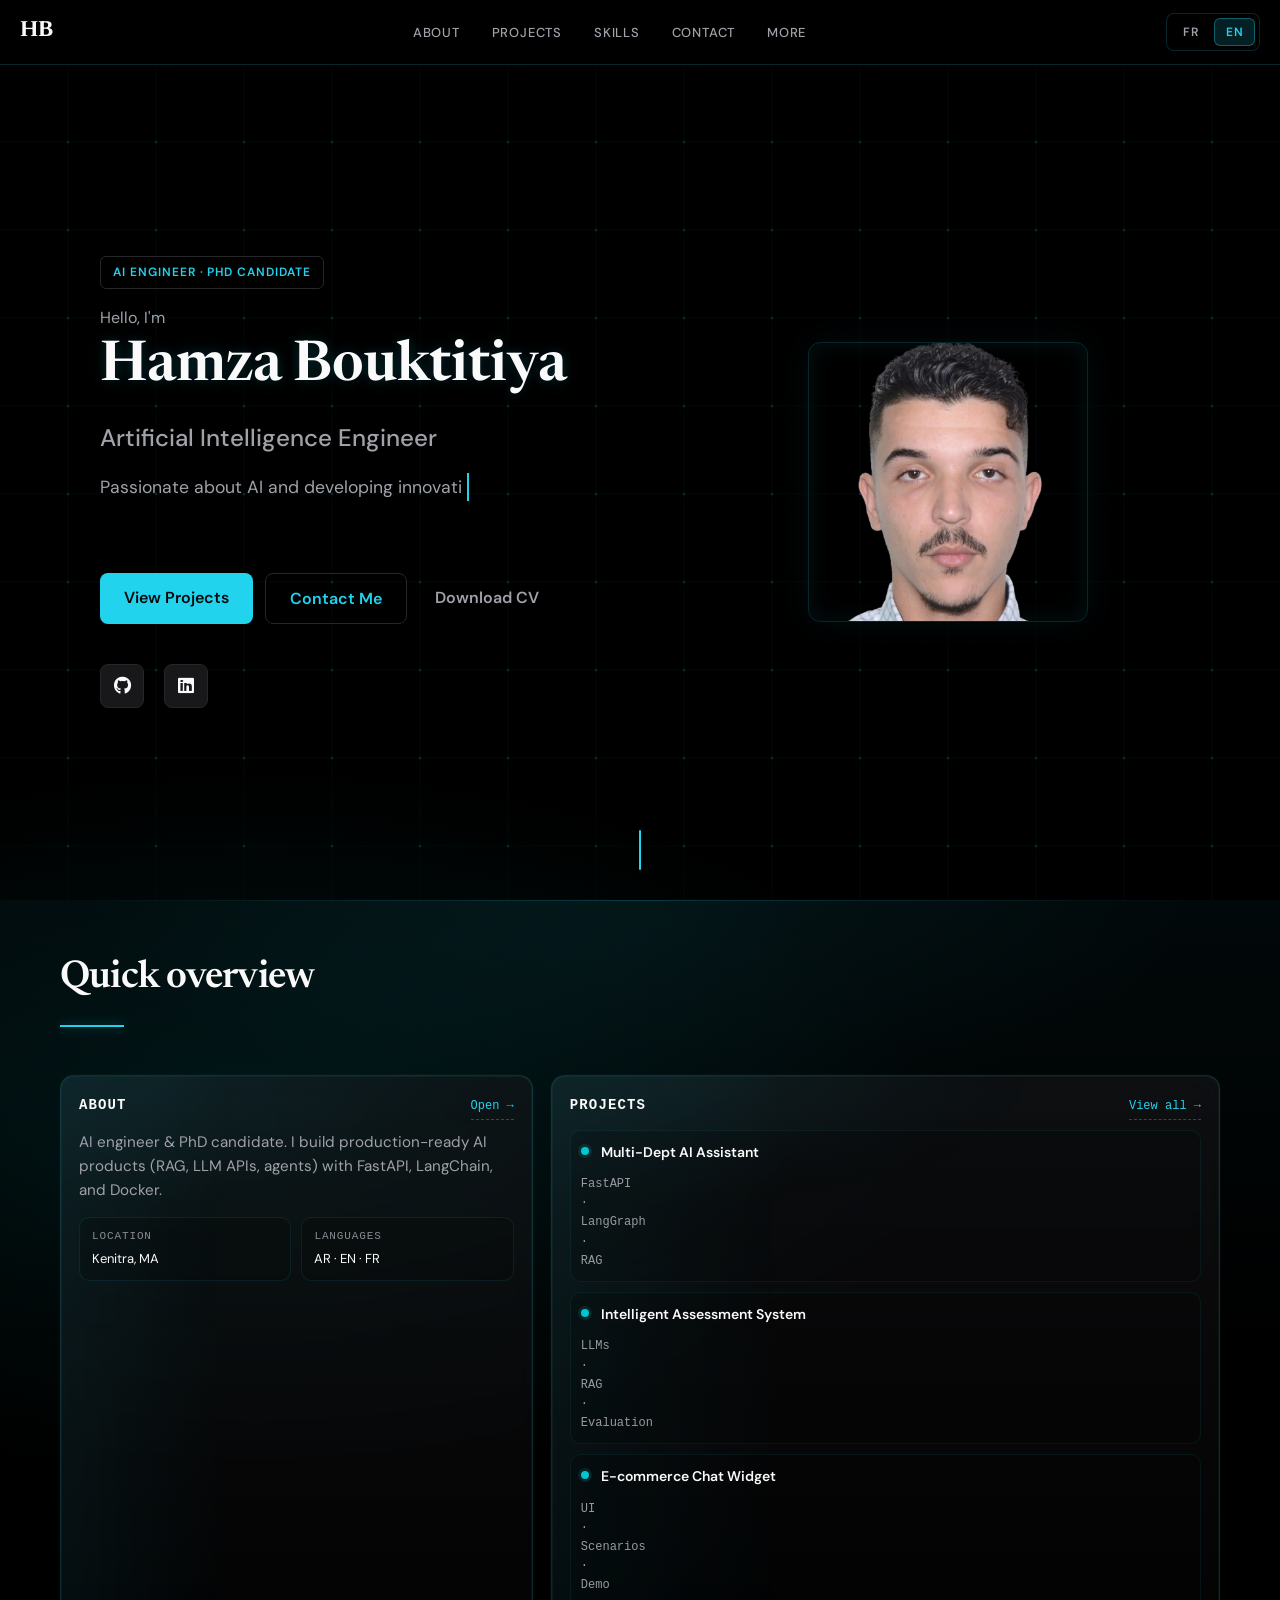
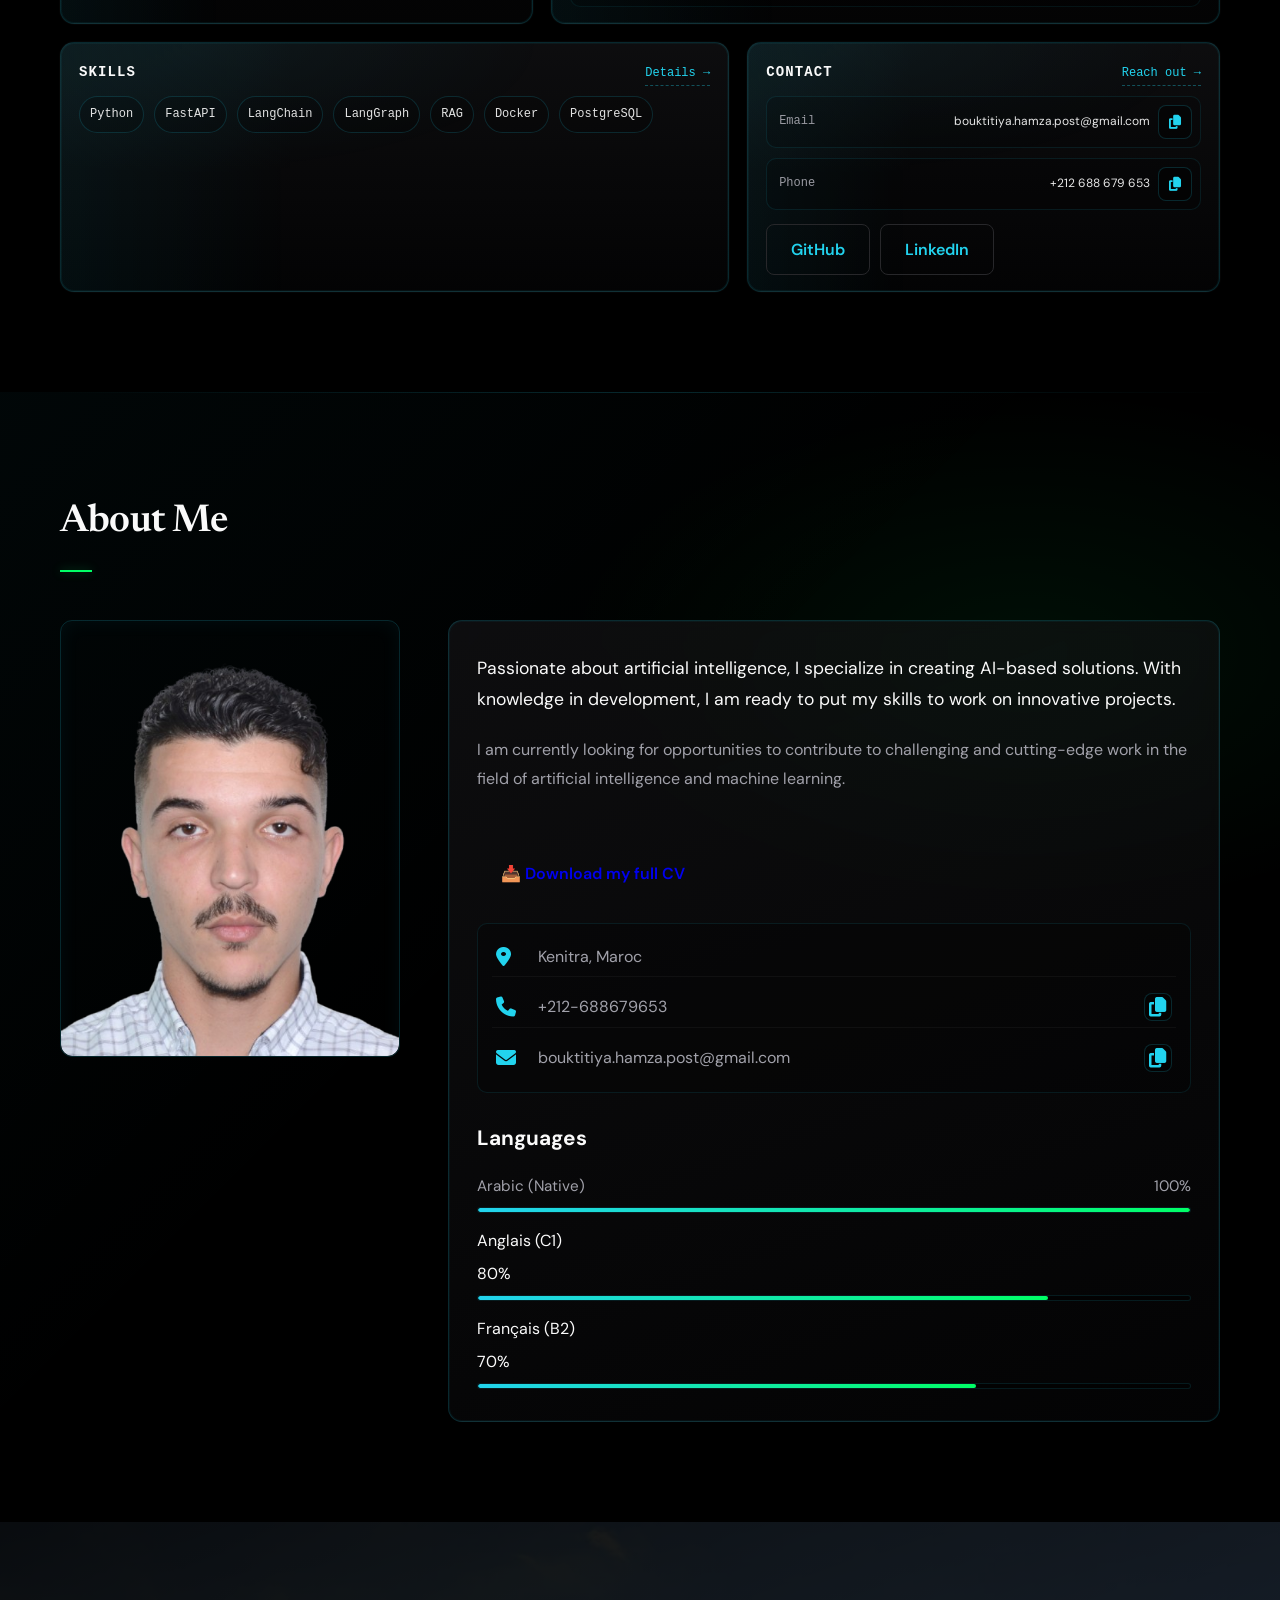
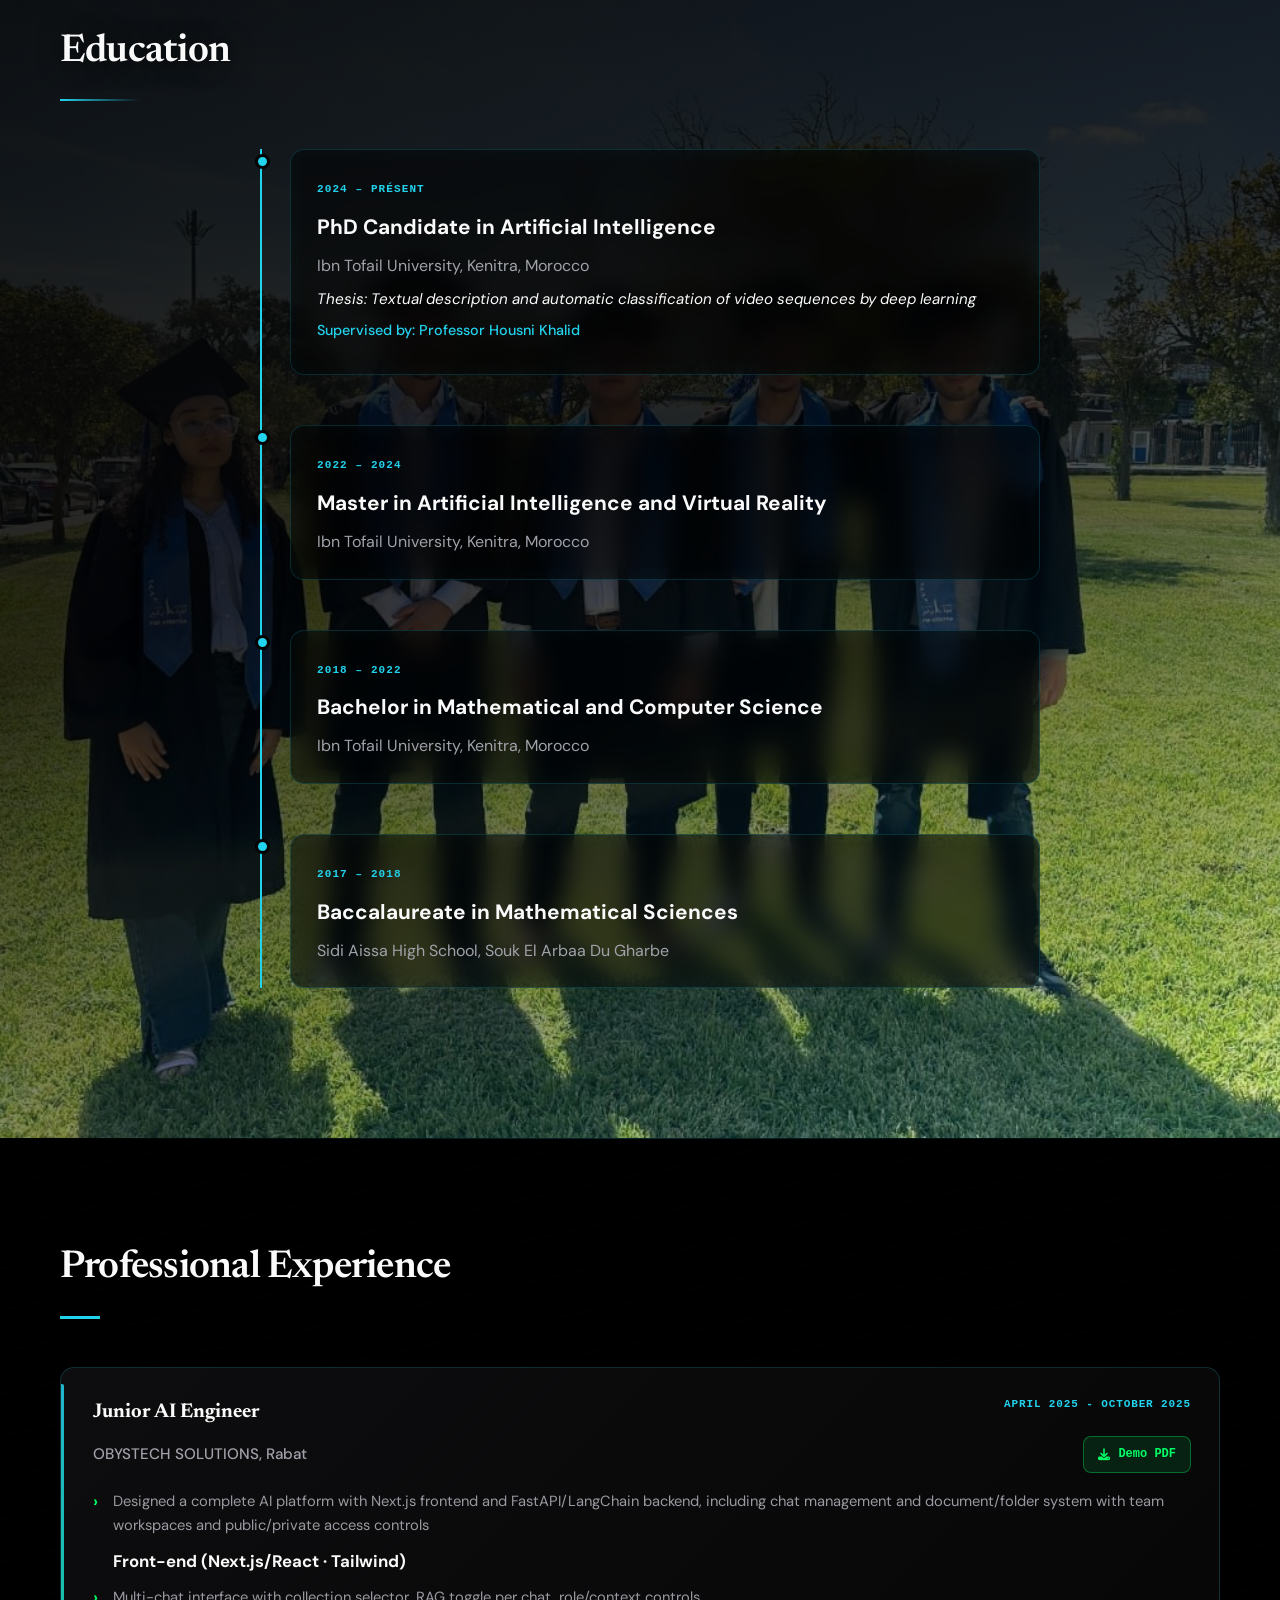
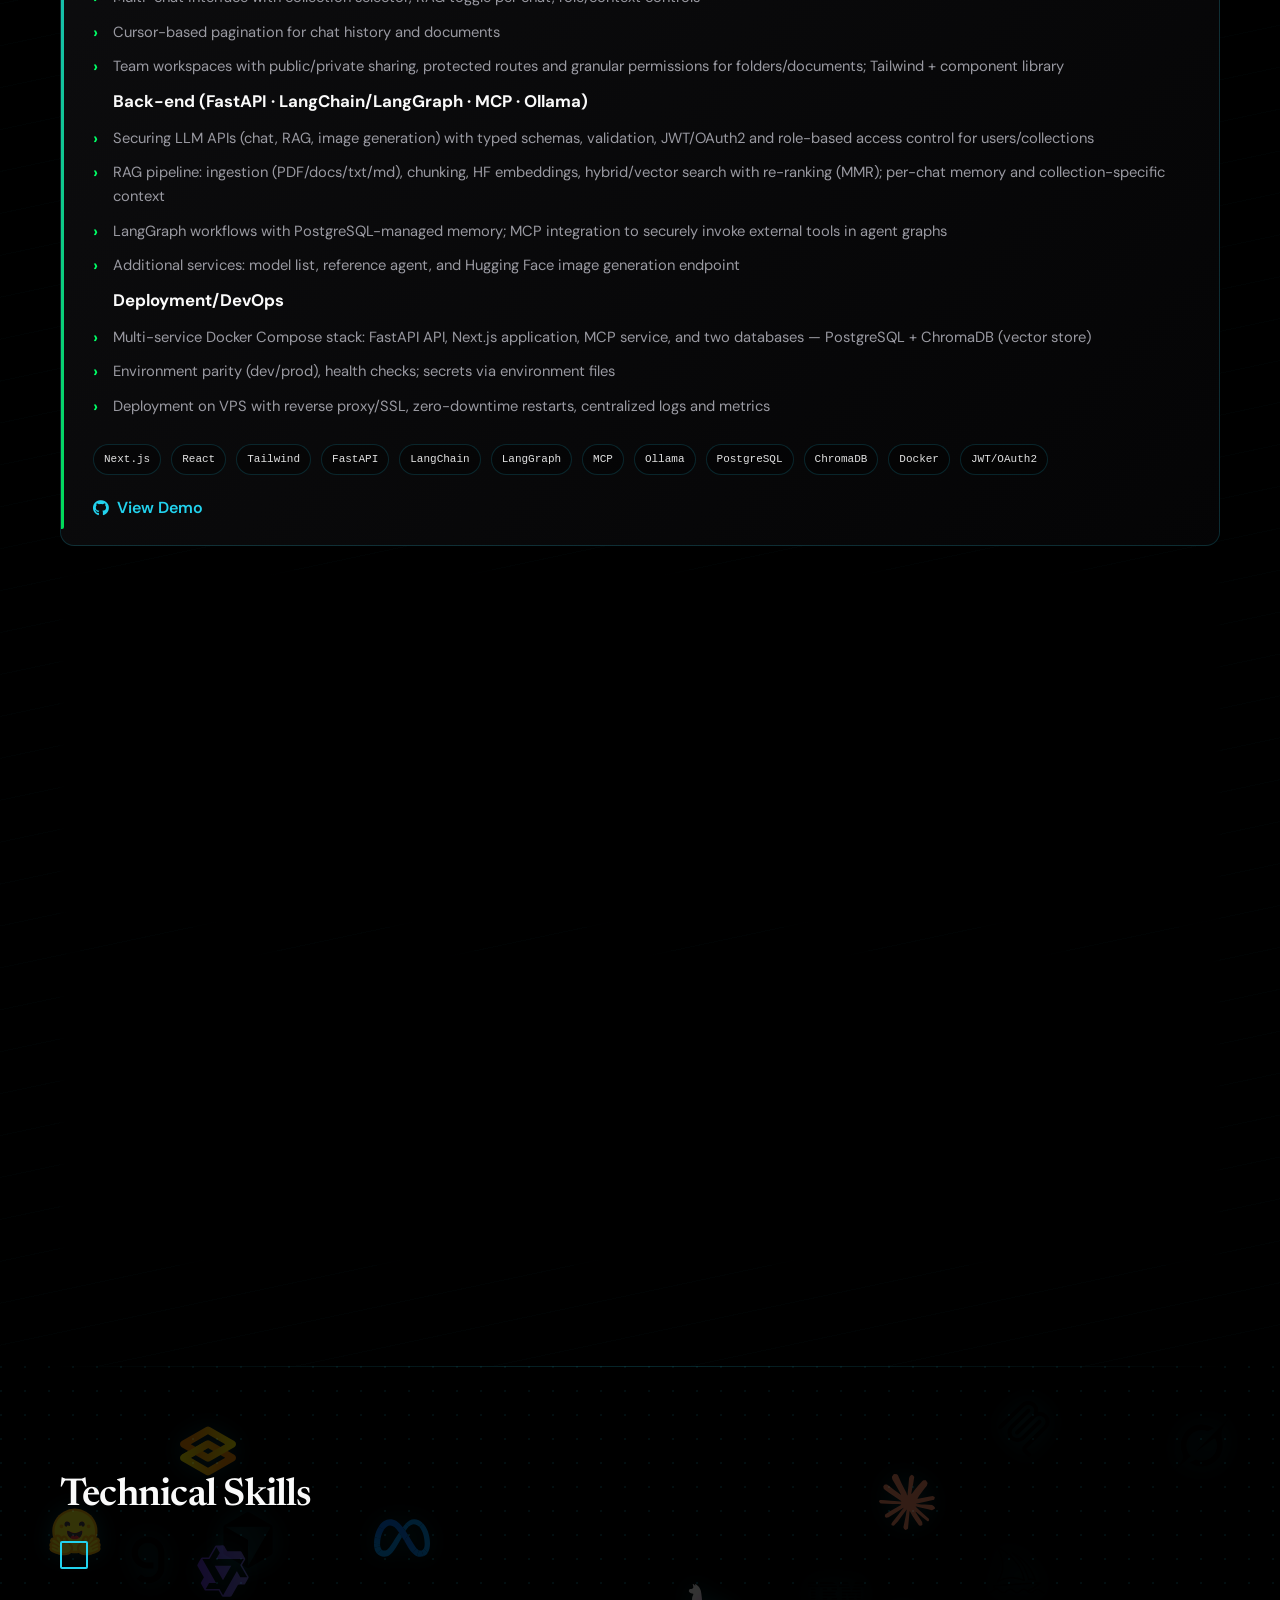
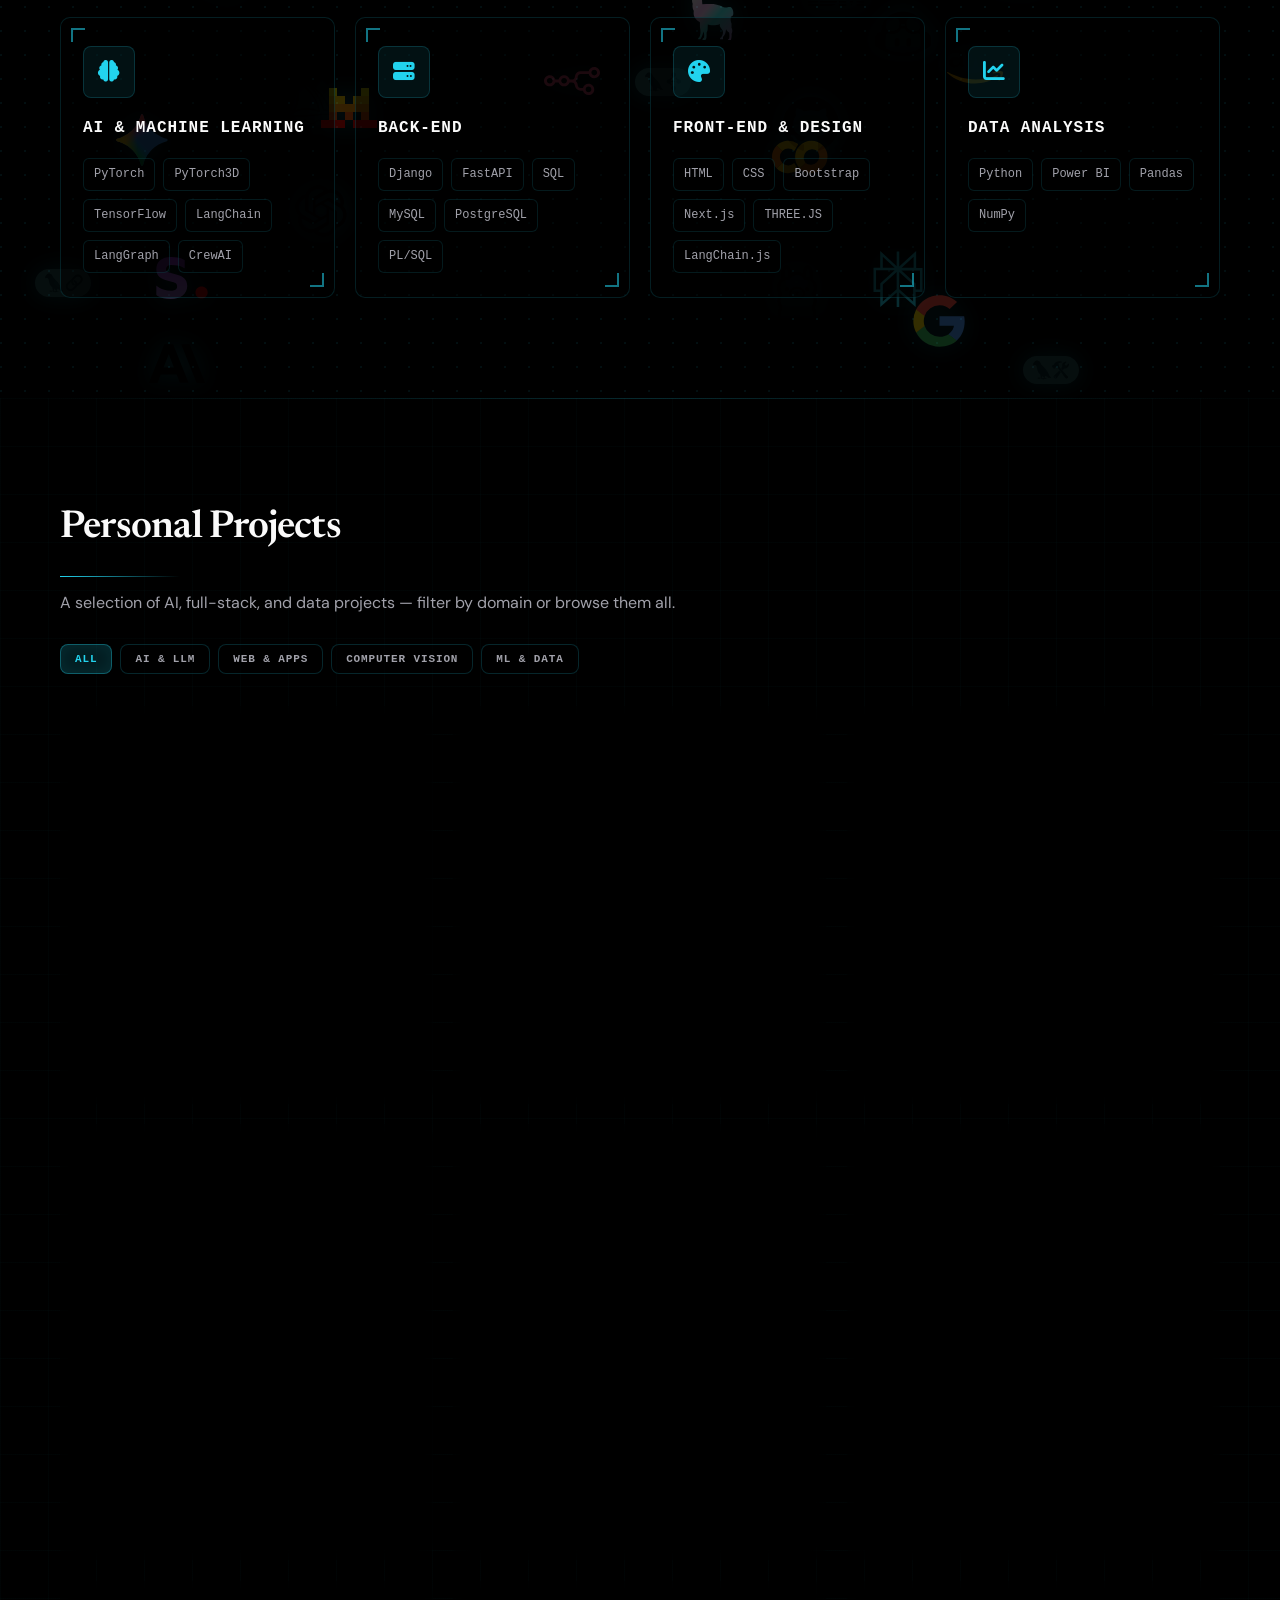
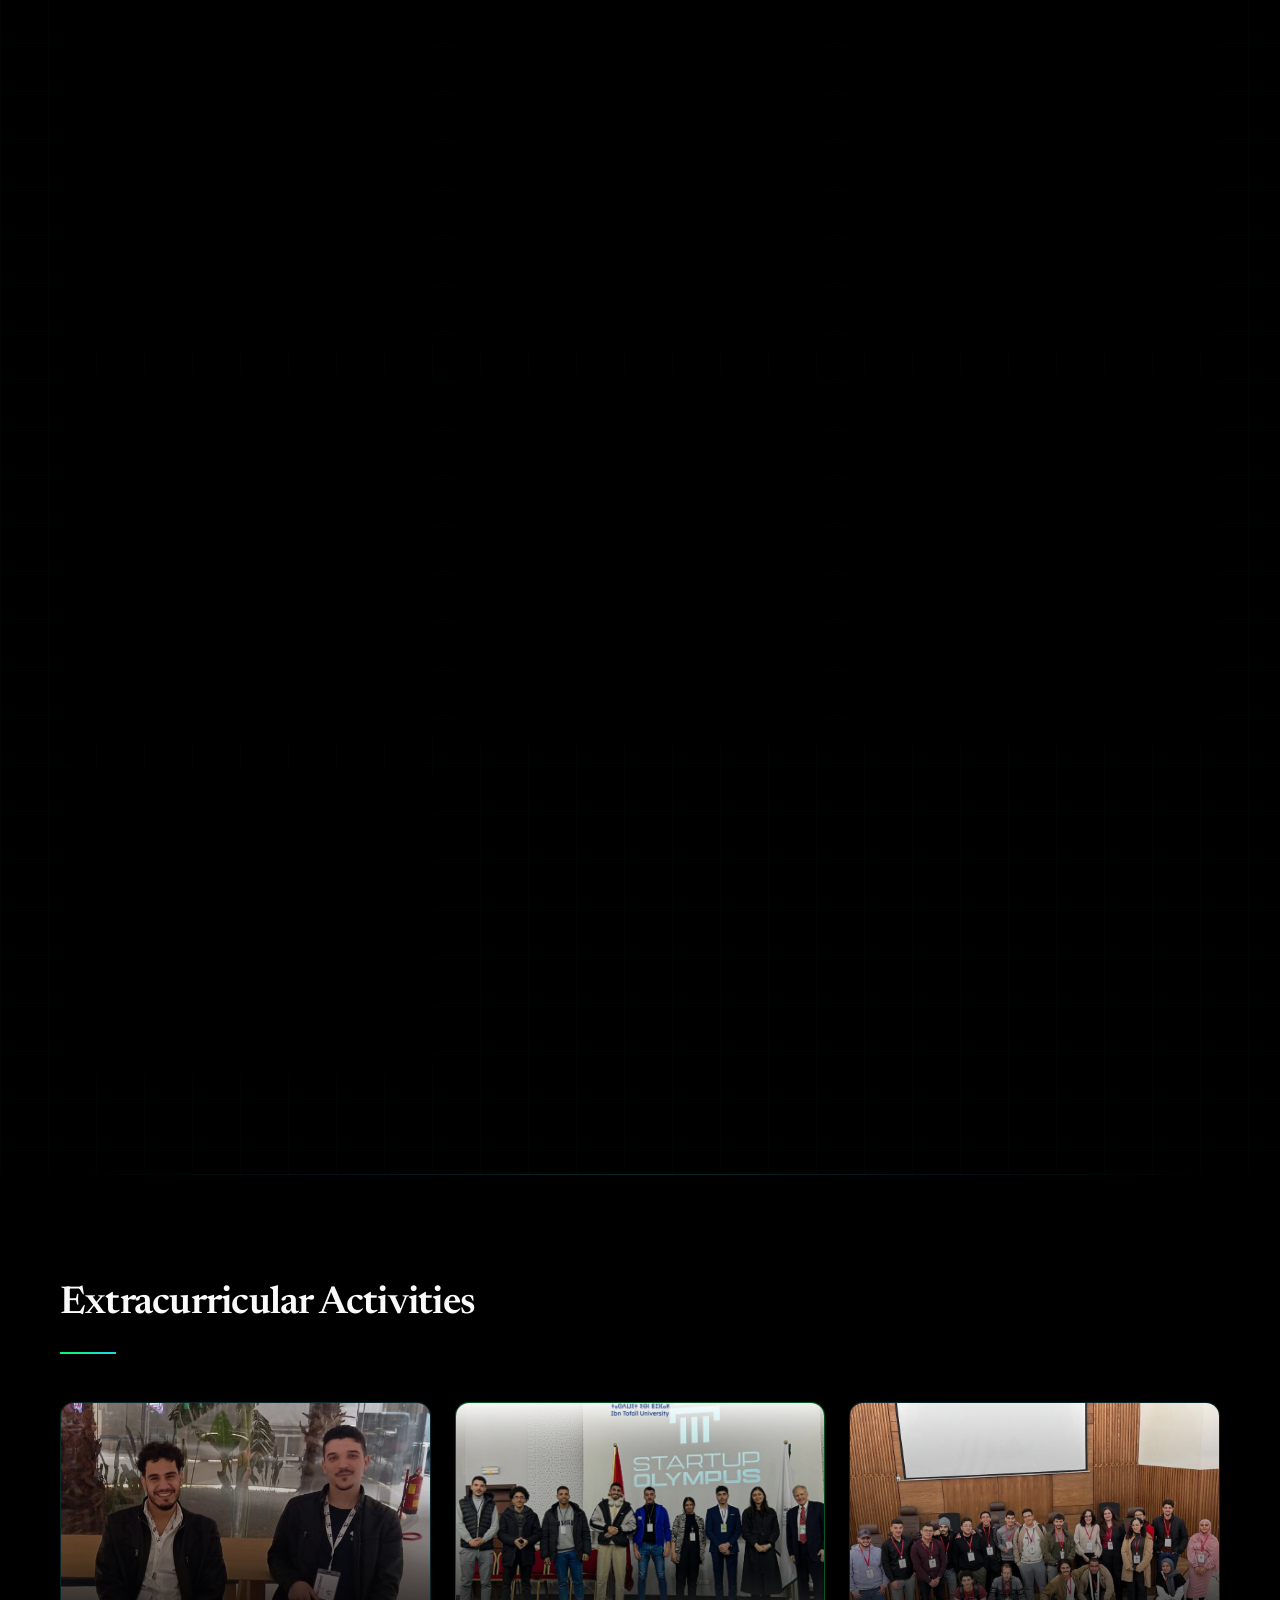
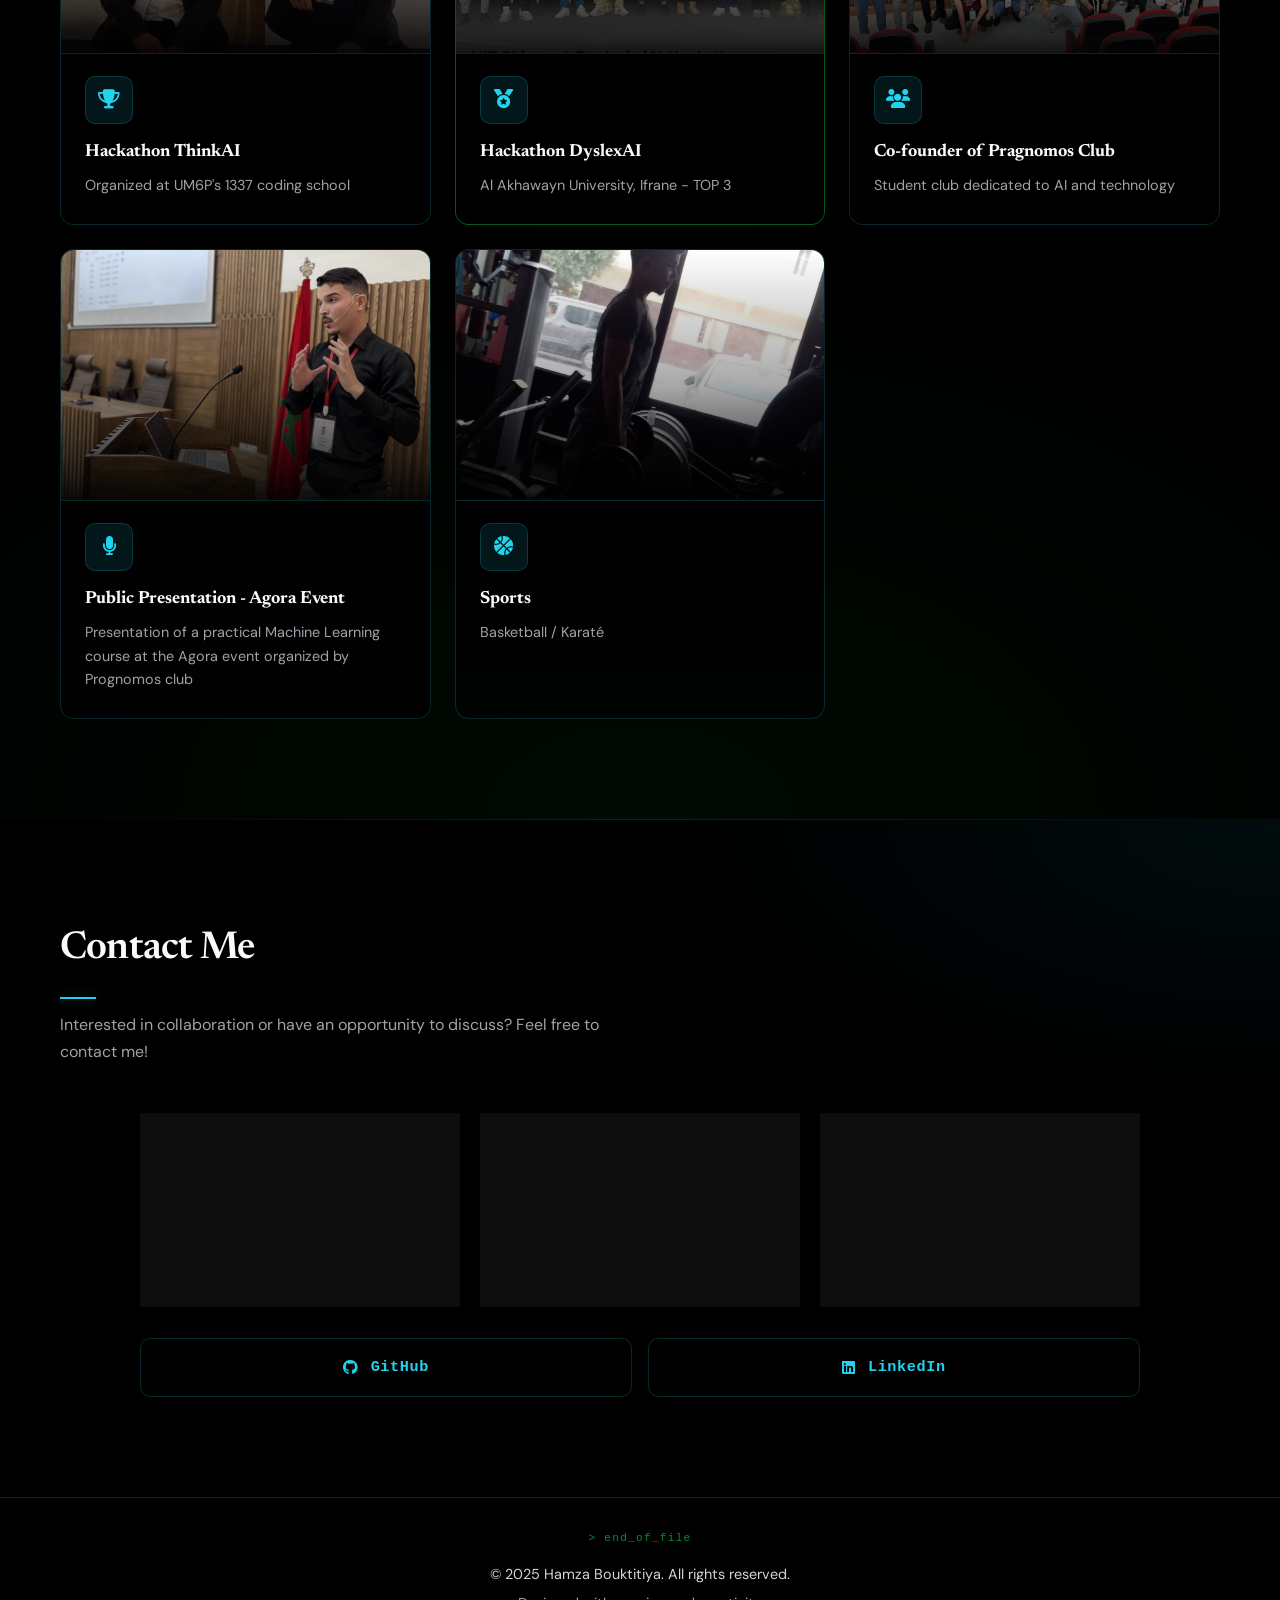
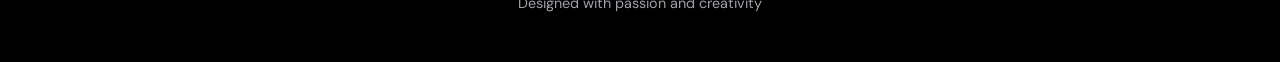
<file: index-studio.html>
<!DOCTYPE html>
<html lang="en">
<head>
    <meta charset="UTF-8">
    <meta name="viewport" content="width=device-width, initial-scale=1.0">
    <meta name="description" content="Hamza Bouktitiya's Portfolio - Artificial Intelligence Engineer">
    <meta name="author" content="Hamza Bouktitiya">
    
    <!-- Open Graph / Facebook -->
    <meta property="og:type" content="website">
    <meta property="og:url" content="https://gothamza.github.io/">
    <meta property="og:title" content="Hamza Bouktitiya - Artificial Intelligence Engineer">
    <meta property="og:description" content="Passionate AI Engineer specializing in machine learning, deep learning, and full-stack development. PhD candidate in AI with expertise in NLP, computer vision, and innovative AI solutions.">
    <meta property="og:image" content="https://gothamza.github.io/portfolio/images/profile-photo-removebg.png">
    <meta property="og:image:width" content="1200">
    <meta property="og:image:height" content="630">
    <meta property="og:image:alt" content="Hamza Bouktitiya - AI Engineer Portfolio">
    <meta property="og:site_name" content="Hamza Bouktitiya Portfolio">
    <meta property="og:locale" content="en_US">
    
    <!-- Twitter / X -->
    <meta name="twitter:card" content="summary_large_image">
    <meta name="twitter:url" content="https://gothamza.github.io/">
    <meta name="twitter:title" content="Hamza Bouktitiya - Artificial Intelligence Engineer">
    <meta name="twitter:description" content="Passionate AI Engineer specializing in machine learning, deep learning, and full-stack development. PhD candidate in AI with expertise in NLP, computer vision, and innovative AI solutions.">
    <meta name="twitter:image" content="https://gothamza.github.io/portfolio/images/profile-photo-removebg.png">
    <meta name="twitter:image:alt" content="Hamza Bouktitiya - AI Engineer Portfolio">
    <meta name="twitter:creator" content="@gothamza">
    
    <title>Hamza Bouktitiya - Artificial Intelligence Engineer</title>
    <link rel="stylesheet" href="styles-studio.css">
    <link rel="stylesheet" href="https://cdnjs.cloudflare.com/ajax/libs/font-awesome/6.4.0/css/all.min.css">
    <link href="https://fonts.googleapis.com/css2?family=DM+Sans:wght@400;500;600;700&family=Newsreader:wght@400;600;700&display=swap" rel="stylesheet">
</head>
<body class="studio">
    <canvas id="hud-bg-canvas" aria-hidden="true"></canvas>

    <!-- Navigation -->
    <nav class="navbar" id="navbar">
        <div class="nav-container">
            <a href="#home" class="nav-logo">HB</a>
            <ul class="nav-menu" id="nav-menu">
                <li class="nav-item">
                    <a href="#about" class="nav-link" data-fr="À propos" data-en="About">About</a>
                </li>
                <li class="nav-item">
                    <a href="#projects" class="nav-link" data-fr="Projets" data-en="Projects">Projects</a>
                </li>
                <li class="nav-item">
                    <a href="#skills" class="nav-link" data-fr="Compétences" data-en="Skills">Skills</a>
                </li>
                <li class="nav-item">
                    <a href="#contact" class="nav-link">Contact</a>
                </li>
                <li class="nav-item nav-more-desktop">
                    <button type="button" class="nav-more-btn" id="nav-more-btn" aria-expanded="false" aria-haspopup="true" data-fr="Plus" data-en="More">More</button>
                    <ul class="nav-more-dropdown" id="nav-more-menu">
                        <li><a href="#education" class="nav-link" data-fr="Éducation" data-en="Education">Education</a></li>
                        <li><a href="#experience" class="nav-link" data-fr="Expériences" data-en="Experience">Experience</a></li>
                        <li><a href="#activities" class="nav-link" data-fr="Activités" data-en="Activities">Activities</a></li>
                    </ul>
                </li>
                <li class="nav-item nav-mobile-only">
                    <a href="#education" class="nav-link" data-fr="Éducation" data-en="Education">Education</a>
                </li>
                <li class="nav-item nav-mobile-only">
                    <a href="#experience" class="nav-link" data-fr="Expériences" data-en="Experience">Experience</a>
                </li>
                <li class="nav-item nav-mobile-only">
                    <a href="#activities" class="nav-link" data-fr="Activités" data-en="Activities">Activities</a>
                </li>
            </ul>
            <div class="nav-actions">
                <div class="language-selector">
                    <button class="lang-btn" data-lang="fr">FR</button>
                    <button class="lang-btn active" data-lang="en">EN</button>
                </div>
                <button type="button" class="hamburger" id="hamburger" aria-label="Menu" aria-expanded="false">
                    <span class="bar"></span>
                    <span class="bar"></span>
                    <span class="bar"></span>
                </button>
            </div>
        </div>
    </nav>

    <!-- Hero Section -->
    <section id="home" class="hero">
        <div class="hero-background"></div>
        <div class="hero-inner">
            <div class="hero-copy hero-content">
                <span class="hero-badge" data-fr="Ingénieur IA · Doctorant" data-en="AI Engineer · PhD Candidate">AI Engineer · PhD Candidate</span>
                <h1 class="hero-title animate-fade-in" id="hero-title">
                    <span class="hero-greeting" data-fr="Bonjour, je suis" data-en="Hello, I'm">Hello, I'm</span>
                    <span class="hero-name" id="hero-name" data-name="Hamza Bouktitiya">Hamza Bouktitiya</span>
                </h1>
                <p class="hero-subtitle animate-fade-in-delay" data-fr="Ingénieur en Intelligence Artificielle" data-en="Artificial Intelligence Engineer">
                    Ingénieur en Intelligence Artificielle
                </p>
                <p class="hero-description animate-fade-in-delay-2 rotating-text">
                    <span class="rotating-text-content"></span>
                </p>
                <div class="hero-buttons animate-fade-in-delay-3">
                    <a href="#projects" class="btn btn-primary" data-fr="Voir mes projets" data-en="View Projects">View Projects</a>
                    <a href="#contact" class="btn btn-secondary" data-fr="Me contacter" data-en="Contact Me">Contact Me</a>
                    <a href="PDFs/hamza_cv_en26.pdf" download class="btn btn-ghost cv-download-btn" data-fr="Télécharger CV" data-en="Download CV">Download CV</a>
                </div>
                <div class="social-links animate-fade-in-delay-4">
                    <a href="https://github.com/gothamza" target="_blank" class="social-link" aria-label="GitHub">
                        <i class="fab fa-github"></i>
                    </a>
                    <a href="https://www.linkedin.com/in/hamza-bouktitiya-604471253/" target="_blank" class="social-link" aria-label="LinkedIn">
                        <i class="fab fa-linkedin"></i>
                    </a>
                </div>
            </div>
            <div class="hero-photo-wrap" id="hero-photo-slot">
                <div class="photo-frame">
                    <img src="images/profile-photo-removebg.png" alt="Hamza Bouktitiya" class="profile-photo-hero" id="profile-photo-hero">
                </div>
            </div>
        </div>
        <div class="scroll-indicator">
            <span></span>
        </div>
    </section>

    <!-- Bento HUD Dashboard (Studio) -->
    <section id="dashboard" class="bento section">
        <div class="container">
            <h2 class="section-title" data-fr="Aperçu rapide" data-en="Quick overview">Quick overview</h2>

            <div class="bento-grid">
                <article class="hud-panel bento-panel bento-about">
                    <header class="hud-panel-header">
                        <h3 data-fr="À propos" data-en="About">About</h3>
                        <a class="hud-panel-link" href="#about" data-fr="Ouvrir →" data-en="Open →">Open →</a>
                    </header>
                    <p class="hud-panel-body" data-fr="Ingénieur IA & doctorant. Je construis des produits IA en production (RAG, LLM APIs, agents) avec FastAPI, LangChain et Docker." data-en="AI engineer & PhD candidate. I build production-ready AI products (RAG, LLM APIs, agents) with FastAPI, LangChain, and Docker.">
                        AI engineer & PhD candidate. I build production-ready AI products (RAG, LLM APIs, agents) with FastAPI, LangChain, and Docker.
                    </p>
                    <div class="hud-metrics">
                        <div class="hud-metric">
                            <span class="hud-metric-label" data-fr="Localisation" data-en="Location">Location</span>
                            <span class="hud-metric-value">Kenitra, MA</span>
                        </div>
                        <div class="hud-metric">
                            <span class="hud-metric-label" data-fr="Langues" data-en="Languages">Languages</span>
                            <span class="hud-metric-value">AR · EN · FR</span>
                        </div>
                    </div>
                </article>

                <article class="hud-panel bento-projects">
                    <header class="hud-panel-header">
                        <h3 data-fr="Projets" data-en="Projects">Projects</h3>
                        <a class="hud-panel-link" href="#projects" data-fr="Voir tous →" data-en="View all →">View all →</a>
                    </header>
                    <ul class="hud-list">
                        <li>
                            <span class="hud-dot"></span>
                            <span class="hud-item-title">Multi-Dept AI Assistant</span>
                            <span class="hud-item-meta">FastAPI · LangGraph · RAG</span>
                        </li>
                        <li>
                            <span class="hud-dot"></span>
                            <span class="hud-item-title">Intelligent Assessment System</span>
                            <span class="hud-item-meta">LLMs · RAG · Evaluation</span>
                        </li>
                        <li>
                            <span class="hud-dot"></span>
                            <span class="hud-item-title">E-commerce Chat Widget</span>
                            <span class="hud-item-meta">UI · Scenarios · Demo</span>
                        </li>
                    </ul>
                </article>

                <article class="hud-panel bento-skills">
                    <header class="hud-panel-header">
                        <h3 data-fr="Compétences" data-en="Skills">Skills</h3>
                        <a class="hud-panel-link" href="#skills" data-fr="Détails →" data-en="Details →">Details →</a>
                    </header>
                    <div class="hud-tags">
                        <span class="hud-tag">Python</span>
                        <span class="hud-tag">FastAPI</span>
                        <span class="hud-tag">LangChain</span>
                        <span class="hud-tag">LangGraph</span>
                        <span class="hud-tag">RAG</span>
                        <span class="hud-tag">Docker</span>
                        <span class="hud-tag">PostgreSQL</span>
                    </div>
                </article>

                <article class="hud-panel bento-contact">
                    <header class="hud-panel-header">
                        <h3 data-fr="Contact" data-en="Contact">Contact</h3>
                        <a class="hud-panel-link" href="#contact" data-fr="Contacter →" data-en="Reach out →">Reach out →</a>
                    </header>
                    <div class="hud-contact">
                        <div class="hud-contact-row">
                            <a class="hud-contact-link" href="mailto:bouktitiya.hamza.post@gmail.com">
                                <span class="hud-contact-label">Email</span>
                                <span class="hud-contact-value">bouktitiya.hamza.post@gmail.com</span>
                            </a>
                            <button type="button" class="copy-btn" data-copy="bouktitiya.hamza.post@gmail.com" data-fr-label="Copier l'email" data-en-label="Copy email" aria-label="Copy email" title="Copy">
                                <i class="fas fa-copy" aria-hidden="true"></i>
                            </button>
                        </div>
                        <div class="hud-contact-row">
                            <a class="hud-contact-link" href="tel:+212688679653">
                                <span class="hud-contact-label" data-fr="Téléphone" data-en="Phone">Phone</span>
                                <span class="hud-contact-value">+212 688 679 653</span>
                            </a>
                            <button type="button" class="copy-btn" data-copy="+212 688 679 653" data-fr-label="Copier le téléphone" data-en-label="Copy phone" aria-label="Copy phone" title="Copy">
                                <i class="fas fa-copy" aria-hidden="true"></i>
                            </button>
                        </div>
                        <div class="hud-contact-actions">
                            <a class="btn btn-secondary" href="https://github.com/gothamza" target="_blank" rel="noopener noreferrer">GitHub</a>
                            <a class="btn btn-secondary" href="https://www.linkedin.com/in/hamza-bouktitiya-604471253/" target="_blank" rel="noopener noreferrer">LinkedIn</a>
                        </div>
                    </div>
                </article>
            </div>
        </div>
    </section>

    <!-- About Section -->
    <section id="about" class="about section">
        <div class="container">
            <h2 class="section-title" data-fr="À propos de moi" data-en="About Me">À propos de moi</h2>
            <div class="about-content">
                <div class="about-image" id="about-photo-slot">
                    <div class="image-wrapper">
                        <img src="images/profile-photo-removebg.png" alt="Hamza Bouktitiya" class="profile-photo" id="profile-photo-about">
                        <div class="image-border"></div>
                    </div>
                </div>
                <div class="about-text">
                    <p class="about-intro" data-fr="Passionné par l'intelligence artificielle, je me spécialise dans la création de solutions basées sur l'IA. Avec quelques connaissances en développement, je suis prêt à mettre mes compétences au service de projets innovants." data-en="Passionate about artificial intelligence, I specialize in creating AI-based solutions. With knowledge in development, I am ready to put my skills to work on innovative projects.">
                        Passionné par l'intelligence artificielle, je me spécialise dans la création de solutions basées sur l'IA. Avec quelques connaissances en développement, je suis prêt à mettre mes compétences au service de projets innovants.
                    </p>
                    <p class="about-description" data-fr="Je suis actuellement à la recherche d'opportunités pour contribuer à des travaux stimulants et avant-gardistes dans le domaine de l'intelligence artificielle et du machine learning." data-en="I am currently looking for opportunities to contribute to challenging and cutting-edge work in the field of artificial intelligence and machine learning.">
                        Je suis actuellement à la recherche d'opportunités pour contribuer à des travaux stimulants et avant-gardistes dans le domaine de l'intelligence artificielle et du machine learning.
                    </p>
                    <a href="PDFs/hamza_cv_en26.pdf" download class="btn btn-download-about cv-download-btn" data-fr="📥 Télécharger mon CV complet" data-en="📥 Download my full CV">
                        📥 Download my full CV
                    </a>
                    <div class="about-info">
                        <div class="info-item">
                            <i class="fas fa-map-marker-alt"></i>
                            <span>Kenitra, Maroc</span>
                        </div>
                        <div class="info-item">
                            <i class="fas fa-phone"></i>
                            <span class="info-item-value">+212-688679653</span>
                            <button type="button" class="copy-btn copy-btn-sm" data-copy="+212688679653" data-fr-label="Copier le téléphone" data-en-label="Copy phone" aria-label="Copy phone">
                                <i class="fas fa-copy" aria-hidden="true"></i>
                            </button>
                        </div>
                        <div class="info-item">
                            <i class="fas fa-envelope"></i>
                            <span class="info-item-value">bouktitiya.hamza.post@gmail.com</span>
                            <button type="button" class="copy-btn copy-btn-sm" data-copy="bouktitiya.hamza.post@gmail.com" data-fr-label="Copier l'email" data-en-label="Copy email" aria-label="Copy email">
                                <i class="fas fa-copy" aria-hidden="true"></i>
                            </button>
                        </div>
                    </div>
                    <div class="about-languages">
                        <h3 data-fr="Langues" data-en="Languages">Langues</h3>
                        <div class="language-bars">
                            <div class="language-item">
                                <div class="language-header">
                                    <span data-fr="Arabe (Maternelle)" data-en="Arabic (Native)">Arabe (Maternelle)</span>
                                    <span>100%</span>
                                </div>
                                <div class="language-bar">
                                    <div class="language-progress" style="width: 100%"></div>
                                </div>
                            </div>
                            <div class="language-item">
                                <span>Anglais (C1)</span>
                                <span>80%</span>
                                <div class="language-bar">
                                    <div class="language-progress" style="width: 80%"></div>
                                </div>
                            </div>
                            <div class="language-item">
                                <span>Français (B2)</span>
                                <span>70%</span>
                                <div class="language-bar">
                                    <div class="language-progress" style="width: 70%"></div>
                        </div>
                    </div>
                </div>
            </div>
        </div>
    </section>

    <!-- Education Section -->
    <section id="education" class="education section">
        <div class="education-slideshow">
            <div class="education-slide active" style="background-image: url('images/master-image.jpeg')"></div>
            <div class="education-slide" style="background-image: url('images/master-image2.jpeg')"></div>
            <div class="education-slide" style="background-image: url('images/master-image3.jpeg')"></div>
            <div class="education-slide" style="background-image: url('images/master-image4.jpeg')"></div>
        </div>
        <div class="education-overlay"></div>
        <div class="container">
            <h2 class="section-title" data-fr="Éducation" data-en="Education">Éducation</h2>
            <div class="timeline">
                <div class="timeline-item">
                    <div class="timeline-dot"></div>
                    <div class="timeline-content">
                        <span class="timeline-date">2024 – Présent</span>
                        <h3 data-fr="Doctorant en Intelligence Artificielle" data-en="PhD Candidate in Artificial Intelligence">
                            Doctorant en Intelligence Artificielle
                        </h3>
                        <p data-fr="Université Ibn Tofail, Kenitra, Maroc" data-en="Ibn Tofail University, Kenitra, Morocco">
                            Université Ibn Tofail, Kenitra, Maroc
                        </p>
                        <p class="thesis-title" data-fr="Thèse : Description textuelle et classification automatique des séquences vidéos par apprentissage profond" data-en="Thesis: Textual description and automatic classification of video sequences by deep learning">
                            <strong>Thèse :</strong> Description textuelle et classification automatique des séquences vidéos par apprentissage profond
                        </p>
                        <p class="supervisor" data-fr="Encadré par : Professeur Housni Khalid" data-en="Supervised by: Professor Housni Khalid">
                            <strong>Encadré par :</strong> Professeur Housni Khalid
                        </p>
                    </div>
                </div>
                <div class="timeline-item">
                    <div class="timeline-dot"></div>
                    <div class="timeline-content">
                        <span class="timeline-date">2022 – 2024</span>
                        <h3 data-fr="Master en Intelligence Artificielle et Réalité Virtuelle" data-en="Master in Artificial Intelligence and Virtual Reality">
                            Master en Intelligence Artificielle et Réalité Virtuelle
                        </h3>
                        <p data-fr="Université Ibn Tofail, Kenitra, Maroc" data-en="Ibn Tofail University, Kenitra, Morocco">
                            Université Ibn Tofail, Kenitra, Maroc
                        </p>
                    </div>
                </div>
                <div class="timeline-item">
                    <div class="timeline-dot"></div>
                    <div class="timeline-content">
                        <span class="timeline-date">2018 – 2022</span>
                        <h3 data-fr="Licence en Sciences Mathématiques et Informatique" data-en="Bachelor in Mathematical and Computer Science">
                            Licence en Sciences Mathématiques et Informatique
                        </h3>
                        <p data-fr="Université Ibn Tofail, Kenitra, Maroc" data-en="Ibn Tofail University, Kenitra, Morocco">
                            Université Ibn Tofail, Kenitra, Maroc
                        </p>
                    </div>
                </div>
                <div class="timeline-item">
                    <div class="timeline-dot"></div>
                    <div class="timeline-content">
                        <span class="timeline-date">2017 – 2018</span>
                        <h3 data-fr="Baccalauréat en Sciences Mathématiques" data-en="Baccalaureate in Mathematical Sciences">
                            Baccalauréat en Sciences Mathématiques
                        </h3>
                        <p data-fr="Lycée Sidi Aissa, Souk El Arbaa Du Gharbe" data-en="Sidi Aissa High School, Souk El Arbaa Du Gharbe">
                            Lycée Sidi Aissa, Souk El Arbaa Du Gharbe
                        </p>
                    </div>
                </div>
            </div>
        </div>
    </section>

    <!-- Experience Section -->
    <section id="experience" class="experience section">
        <div class="container">
            <h2 class="section-title" data-fr="Expériences Professionnelles" data-en="Professional Experience">Expériences Professionnelles</h2>
            <div class="experience-grid">
                <!-- Experience 1 -->
                <div class="experience-card">
                    <div class="experience-header">
                        <h3 data-fr="Ingénieur Junior en IA" data-en="Junior AI Engineer">Ingénieur Junior en IA</h3>
                        <span class="experience-date" data-fr="Avril 2025 - Octobre 2025" data-en="April 2025 - October 2025">Avril 2025 - Octobre 2025</span>
                    </div>
                    <div class="experience-company-section">
                        <p class="experience-company">OBYSTECH SOLUTIONS, Rabat</p>
                        <a href="PDFs/MultiDept_AI_Assistant_Demo.pdf" download class="experience-demo-btn" title="Download MultiDept AI Assistant Demo">
                            <i class="fas fa-download"></i>
                            <span data-fr="Démo PDF" data-en="Demo PDF">Démo PDF</span>
                        </a>
                    </div>
                    <ul class="experience-details">
                        <li data-fr="Conception d'une plateforme d'IA complète avec un front-end Next.js et un back-end FastAPI/LangChain, incluant la gestion des chats et un système de documents/dossiers avec espaces de travail d'équipe et contrôles d'accès publics/privés" data-en="Designed a complete AI platform with Next.js frontend and FastAPI/LangChain backend, including chat management and document/folder system with team workspaces and public/private access controls">
                            Conception d'une plateforme d'IA complète avec un front-end Next.js et un back-end FastAPI/LangChain, incluant la gestion des chats et un système de documents/dossiers avec espaces de travail d'équipe et contrôles d'accès publics/privés
                        </li>
                        <li><strong>Front-end (Next.js/React · Tailwind)</strong></li>
                        <li data-fr="Interface multi-chat avec sélecteur de collection, bascule RAG par chat, contrôles de rôle/contexte" data-en="Multi-chat interface with collection selector, RAG toggle per chat, role/context controls">
                            Interface multi-chat avec sélecteur de collection, bascule RAG par chat, contrôles de rôle/contexte
                        </li>
                        <li data-fr="Pagination basée sur le curseur pour l'historique des chats et les documents" data-en="Cursor-based pagination for chat history and documents">
                            Pagination basée sur le curseur pour l'historique des chats et les documents
                        </li>
                        <li data-fr="Espaces de travail d'équipe avec partage public/privé, routes protégées et autorisations granulaires pour les dossiers/documents ; Tailwind + bibliothèque de composants" data-en="Team workspaces with public/private sharing, protected routes and granular permissions for folders/documents; Tailwind + component library">
                            Espaces de travail d'équipe avec partage public/privé, routes protégées et autorisations granulaires pour les dossiers/documents ; Tailwind + bibliothèque de composants
                        </li>
                        <li><strong>Back-end (FastAPI · LangChain/LangGraph · MCP · Ollama)</strong></li>
                        <li data-fr="Sécurisation des API LLM (chat, RAG, génération d'images) avec schémas typés, validation, JWT/OAuth2 et contrôle d'accès par rôles pour les utilisateurs/collections" data-en="Securing LLM APIs (chat, RAG, image generation) with typed schemas, validation, JWT/OAuth2 and role-based access control for users/collections">
                            Sécurisation des API LLM (chat, RAG, génération d'images) avec schémas typés, validation, JWT/OAuth2 et contrôle d'accès par rôles pour les utilisateurs/collections
                        </li>
                        <li data-fr="Pipeline RAG : ingestion (PDF/docs/txt/md), découpage, embeddings HF, recherche hybride/vectorielle avec ré-ordonnancement (MMR) ; mémoire par chat et contexte spécifique à la collection" data-en="RAG pipeline: ingestion (PDF/docs/txt/md), chunking, HF embeddings, hybrid/vector search with re-ranking (MMR); per-chat memory and collection-specific context">
                            Pipeline RAG : ingestion (PDF/docs/txt/md), découpage, embeddings HF, recherche hybride/vectorielle avec ré-ordonnancement (MMR) ; mémoire par chat et contexte spécifique à la collection
                        </li>
                        <li data-fr="Flux de travail LangGraph avec mémoire gérée par PostgreSQL ; intégration MCP pour invoquer en toute sécurité des outils externes dans les graphes d'agents" data-en="LangGraph workflows with PostgreSQL-managed memory; MCP integration to securely invoke external tools in agent graphs">
                            Flux de travail LangGraph avec mémoire gérée par PostgreSQL ; intégration MCP pour invoquer en toute sécurité des outils externes dans les graphes d'agents
                        </li>
                        <li data-fr="Services supplémentaires : liste des modèles, agent de références, et point de génération d'images Hugging Face" data-en="Additional services: model list, reference agent, and Hugging Face image generation endpoint">
                            Services supplémentaires : liste des modèles, agent de références, et point de génération d'images Hugging Face
                        </li>
                        <li><strong data-fr="Déploiement/DevOps" data-en="Deployment/DevOps">Déploiement/DevOps</strong></li>
                        <li data-fr="Stack multi-services Docker Compose : API FastAPI, application Next.js, service MCP, et deux bases de données — PostgreSQL + ChromaDB (vector store)" data-en="Multi-service Docker Compose stack: FastAPI API, Next.js application, MCP service, and two databases — PostgreSQL + ChromaDB (vector store)">
                            Stack multi-services Docker Compose : API FastAPI, application Next.js, service MCP, et deux bases de données — PostgreSQL + ChromaDB (vector store)
                        </li>
                        <li data-fr="Parité d'environnements (dev/prod), vérifications d'état (health checks) ; secrets via fichiers d'environnement" data-en="Environment parity (dev/prod), health checks; secrets via environment files">
                            Parité d'environnements (dev/prod), vérifications d'état (health checks) ; secrets via fichiers d'environnement
                        </li>
                        <li data-fr="Déploiement sur VPS avec proxy inverse/SSL, redémarrages sans interruption, logs et métriques centralisés" data-en="Deployment on VPS with reverse proxy/SSL, zero-downtime restarts, centralized logs and metrics">
                            Déploiement sur VPS avec proxy inverse/SSL, redémarrages sans interruption, logs et métriques centralisés
                        </li>
                    </ul>
                    <div class="experience-tech">
                        <span class="tech-tag">Next.js</span>
                        <span class="tech-tag">React</span>
                        <span class="tech-tag">Tailwind</span>
                        <span class="tech-tag">FastAPI</span>
                        <span class="tech-tag">LangChain</span>
                        <span class="tech-tag">LangGraph</span>
                        <span class="tech-tag">MCP</span>
                        <span class="tech-tag">Ollama</span>
                        <span class="tech-tag">PostgreSQL</span>
                        <span class="tech-tag">ChromaDB</span>
                        <span class="tech-tag">Docker</span>
                        <span class="tech-tag">JWT/OAuth2</span>
                    </div>
                    <a href="https://github.com/gothamza/multidept-ai-assistant" target="_blank" class="experience-link">
                        <i class="fab fa-github"></i> <span data-fr="Voir la démo" data-en="View Demo">Voir la démo</span>
                    </a>
                </div>

                <!-- Experience 2 -->
                <div class="experience-card">
                    <div class="experience-header">
                        <h3 data-fr="Stagiaire en IA" data-en="AI Intern">Stagiaire en IA</h3>
                        <span class="experience-date" data-fr="Février 2024 – Août 2024" data-en="February 2024 – August 2024">Février 2024 – Août 2024</span>
                    </div>
                    <p class="experience-company">Verve Technologie, Casablanca</p>
                    <ul class="experience-details">
                        <li data-fr="Construction d'un système de prévision utilisant LSTM pour prédire la consommation énergétique" data-en="Built a forecasting system using LSTM to predict energy consumption">
                            Construction d'un système de prévision utilisant LSTM pour prédire la consommation énergétique
                        </li>
                        <li data-fr="Utilisation de LangChain et FastAPI pour des interactions avec les modèles de langage" data-en="Used LangChain and FastAPI for interactions with language models">
                            Utilisation de LangChain et FastAPI pour des interactions avec les modèles de langage
                        </li>
                        <li data-fr="Mise en place d'endpoints de génération d'images avec Stable Diffusion 1.5" data-en="Set up image generation endpoints with Stable Diffusion 1.5">
                            Mise en place d'endpoints de génération d'images avec Stable Diffusion 1.5
                        </li>
                        <li data-fr="Développement d'un système RAG pour générer du texte à partir de Wikipédia et PDF" data-en="Developed a RAG system to generate text from Wikipedia and PDF">
                            Développement d'un système RAG pour générer du texte à partir de Wikipédia et PDF
                        </li>
                        <li data-fr="Ajout de l'authentification JWT et de la gestion des utilisateurs" data-en="Added JWT authentication and user management">
                            Ajout de l'authentification JWT et de la gestion des utilisateurs
                        </li>
                    </ul>
                    <div class="experience-tech">
                        <span class="tech-tag">LSTM</span>
                        <span class="tech-tag">LangChain</span>
                        <span class="tech-tag">FastAPI</span>
                        <span class="tech-tag">Stable Diffusion</span>
                        <span class="tech-tag">JWT</span>
                    </div>
                </div>

                <!-- Experience 3 -->
                <div class="experience-card">
                    <div class="experience-header">
                        <h3 data-fr="Stagiaire en Développement Web" data-en="Web Development Intern">Stagiaire en Développement Web</h3>
                        <span class="experience-date" data-fr="Mars 2022 – Juin 2022" data-en="March 2022 – June 2022">Mars 2022 – Juin 2022</span>
                    </div>
                    <p class="experience-company" data-fr="Département CS, Ibn Tofail University, Kenitra" data-en="CS Department, Ibn Tofail University, Kenitra">Département CS, Ibn Tofail University, Kenitra</p>
                    <ul class="experience-details">
                        <li data-fr="Création d'une application web pour la gestion d'une salle de sport" data-en="Created a web application for gym management">
                            Création d'une application web pour la gestion d'une salle de sport
                        </li>
                        <li data-fr="Interface pour les clients et les administrateurs" data-en="Interface for clients and administrators">
                            Interface pour les clients et les administrateurs
                        </li>
                        <li data-fr="Utilisation de PHP, CSS, Bootstrap et JavaScript pour le développement full-stack" data-en="Used PHP, CSS, Bootstrap and JavaScript for full-stack development">
                            Utilisation de PHP, CSS, Bootstrap et JavaScript pour le développement full-stack
                        </li>
                    </ul>
                    <div class="experience-tech">
                        <span class="tech-tag">PHP</span>
                        <span class="tech-tag">JavaScript</span>
                        <span class="tech-tag">Bootstrap</span>
                        <span class="tech-tag">CSS</span>
                    </div>
                    <a href="https://github.com/gothamza/gym_website_s6" target="_blank" class="experience-link">
                        <i class="fab fa-github"></i> <span data-fr="Voir le code" data-en="View Code">Voir le code</span>
                    </a>
                </div>
            </div>
        </div>
    </section>

    <!-- Skills Section -->
    <section id="skills" class="skills section">
        <!-- Floating SVG Background -->
        <div class="floating-icons-container">
            <div class="floating-icon" data-icon="anthropic">
                <img src="images/icones/anthropic.svg" alt="Anthropic" />
            </div>
            <div class="floating-icon" data-icon="aws">
                <img src="images/icones/aws-color.svg" alt="AWS" />
            </div>
            <div class="floating-icon" data-icon="claude">
                <img src="images/icones/claude-color.svg" alt="Claude" />
            </div>
            <div class="floating-icon" data-icon="colab">
                <img src="images/icones/colab-color.svg" alt="Colab" />
            </div>
            <div class="floating-icon" data-icon="cursor">
                <img src="images/icones/cursor.svg" alt="Cursor" />
            </div>
            <div class="floating-icon" data-icon="gemini">
                <img src="images/icones/gemini-color.svg" alt="Gemini" />
            </div>
            <div class="floating-icon" data-icon="github">
                <img src="images/icones/github.svg" alt="GitHub" />
            </div>
            <div class="floating-icon" data-icon="copilot">
                <img src="images/icones/githubcopilot.svg" alt="GitHub Copilot" />
            </div>
            <div class="floating-icon" data-icon="google">
                <img src="images/icones/google-color.svg" alt="Google" />
            </div>
            <div class="floating-icon" data-icon="gradio">
                <img src="images/icones/gradio-color.svg" alt="Gradio" />
            </div>
            <div class="floating-icon" data-icon="grok">
                <img src="images/icones/grok.svg" alt="Grok" />
            </div>
            <div class="floating-icon" data-icon="groq">
                <img src="images/icones/groq.svg" alt="Groq" />
            </div>
            <div class="floating-icon" data-icon="huggingface">
                <img src="images/icones/huggingface-color.svg" alt="Hugging Face" />
            </div>
            <div class="floating-icon" data-icon="ibm">
                <img src="images/icones/ibm.svg" alt="IBM" />
            </div>
            <div class="floating-icon" data-icon="langchain">
                <img src="images/icones/langchain-color.svg" alt="LangChain" />
            </div>
            <div class="floating-icon" data-icon="langgraph">
                <img src="images/icones/langgraph-color.svg" alt="LangGraph" />
            </div>
            <div class="floating-icon" data-icon="langsmith">
                <img src="images/icones/langsmith-color.svg" alt="LangSmith" />
            </div>
            <div class="floating-icon" data-icon="llamaindex">
                <img src="images/icones/llamaindex-color.svg" alt="LlamaIndex" />
            </div>
            <div class="floating-icon" data-icon="mcp">
                <img src="images/icones/mcp.svg" alt="MCP" />
            </div>
            <div class="floating-icon" data-icon="meta">
                <img src="images/icones/meta-color.svg" alt="Meta" />
            </div>
            <div class="floating-icon" data-icon="midjourney">
                <img src="images/icones/midjourney.svg" alt="Midjourney" />
            </div>
            <div class="floating-icon" data-icon="midjourney">
                <img src="images/icones/midjourney2.svg" alt="Midjourney" />
            </div>
            <div class="floating-icon" data-icon="n8n">
                <img src="images/icones/n8n-color.svg" alt="N8N" />
            </div>
            <div class="floating-icon" data-icon="ollama">
                <img src="images/icones/ollama.svg" alt="Ollama" />
            </div>
            <div class="floating-icon" data-icon="openai">
                <img src="images/icones/openai.svg" alt="OpenAI" />
            </div>
            <div class="floating-icon" data-icon="perplexity">
                <img src="images/icones/perplexity-color.svg" alt="Perplexity" />
            </div>
            <div class="floating-icon" data-icon="qwen">
                <img src="images/icones/qwen-color.svg" alt="Qwen" />
            </div>
            <div class="floating-icon" data-icon="stability">
                <img src="images/icones/stability-color.svg" alt="Stability AI" />
            </div>
            <div class="floating-icon" data-icon="mistral">
                <img src="images/icones/mistral-color.svg" alt="Mistral AI" />
            </div>
        </div>
        
        <div class="container">
            <h2 class="section-title" data-fr="Compétences Techniques" data-en="Technical Skills">Compétences Techniques</h2>
            <div class="skills-grid">
                <div class="skill-category">
                    <div class="category-icon">
                        <i class="fas fa-brain"></i>
                    </div>
                    <h3 data-fr="IA & Machine Learning" data-en="AI & Machine Learning">IA & Machine Learning</h3>
                    <div class="skill-tags">
                        <span class="skill-tag">PyTorch</span>
                        <span class="skill-tag">PyTorch3D</span>
                        <span class="skill-tag">TensorFlow</span>
                        <span class="skill-tag">LangChain</span>
                        <span class="skill-tag">LangGraph</span>
                        <span class="skill-tag">CrewAI</span>
                    </div>
                </div>

                <div class="skill-category">
                    <div class="category-icon">
                        <i class="fas fa-server"></i>
                    </div>
                    <h3>Back-end</h3>
                    <div class="skill-tags">
                        <span class="skill-tag">Django</span>
                        <span class="skill-tag">FastAPI</span>
                        <span class="skill-tag">SQL</span>
                        <span class="skill-tag">MySQL</span>
                        <span class="skill-tag">PostgreSQL</span>
                        <span class="skill-tag">PL/SQL</span>
                    </div>
                </div>

                <div class="skill-category">
                    <div class="category-icon">
                        <i class="fas fa-palette"></i>
                    </div>
                    <h3>Front-end & Design</h3>
                    <div class="skill-tags">
                        <span class="skill-tag">HTML</span>
                        <span class="skill-tag">CSS</span>
                        <span class="skill-tag">Bootstrap</span>
                        <span class="skill-tag">Next.js</span>
                        <span class="skill-tag">THREE.JS</span>
                        <span class="skill-tag">LangChain.js</span>
                    </div>
                </div>

                <div class="skill-category">
                    <div class="category-icon">
                        <i class="fas fa-chart-line"></i>
                    </div>
                    <h3 data-fr="Analyse de Données" data-en="Data Analysis">Analyse de Données</h3>
                    <div class="skill-tags">
                        <span class="skill-tag">Python</span>
                        <span class="skill-tag">Power BI</span>
                        <span class="skill-tag">Pandas</span>
                        <span class="skill-tag">NumPy</span>
                    </div>
                </div>
            </div>
        </div>
    </section>

    <!-- Projects Section -->
    <section id="projects" class="projects section">
        <div class="container">
            <h2 class="section-title" data-fr="Projets Personnels" data-en="Personal Projects">Projets Personnels</h2>
            <p class="projects-intro" data-fr="Une sélection de projets IA, full-stack et data — filtrez par domaine ou parcourez l'ensemble." data-en="A selection of AI, full-stack, and data projects — filter by domain or browse them all.">
                A selection of AI, full-stack, and data projects — filter by domain or browse them all.
            </p>
            
            <!-- Project Filter Buttons -->
            <div class="project-filters" id="project-filters" role="tablist" aria-label="Project filters">
                <button type="button" class="filter-btn active" data-filter="all" role="tab" aria-selected="true" data-fr="Tous" data-en="All">All</button>
                <button type="button" class="filter-btn" data-filter="ai-llm" role="tab" aria-selected="false" data-fr="IA & LLM" data-en="AI & LLM">AI & LLM</button>
                <button type="button" class="filter-btn" data-filter="web" role="tab" aria-selected="false" data-fr="Web & Apps" data-en="Web & Apps">Web & Apps</button>
                <button type="button" class="filter-btn" data-filter="vision" role="tab" aria-selected="false" data-fr="Vision par ordinateur" data-en="Computer Vision">Computer Vision</button>
                <button type="button" class="filter-btn" data-filter="ml" role="tab" aria-selected="false" data-fr="ML & Data" data-en="ML & Data">ML & Data</button>
            </div>

            <div class="projects-grid" id="projects-grid">
                
                <!-- Project 1.1: Intelligent Assessment System -->
                <div class="project-card" data-category="ai-llm">
                    <div class="project-header">
                        <span class="project-year" data-fr="Mars 2026" data-en="March 2026">Mars 2026</span>
                        <a href="https://github.com/gothamza/Intelligent-Assessment-System" target="_blank" class="github-link">
                            <i class="fab fa-github"></i>
                        </a>
                    </div>
                    <h3 
                    data-fr="Système Intelligent d'Évaluation" 
                    data-en="Intelligent Assessment System">
                        Intelligent Assessment System
                    </h3>
                    <div class="project-description">
                        <p 
                        data-fr="Plateforme éducative basée sur l'IA permettant la génération automatique d'examens, l'évaluation des réponses et la génération de feedback personnalisé. Le système utilise des LLMs, RAG et des métriques avancées (BLEU, ROUGE, BERTScore) pour améliorer l'apprentissage des étudiants."
                        
                        data-en="AI-powered educational platform for automated exam generation, answer evaluation, and personalized feedback. Built with LLMs, RAG pipelines, and advanced evaluation metrics (BLEU, ROUGE, BERTScore) to enhance student learning and performance tracking.">
                        
                        AI-powered educational platform for automated exam generation, answer evaluation, and personalized feedback. Built with LLMs, RAG pipelines, and advanced evaluation metrics (BLEU, ROUGE, BERTScore) to enhance student learning and performance tracking.
                        </p>
                    </div>
                    <div class="project-tags">
                        <span class="tag">Docker</span>
                        <span class="tag">Streamlit</span>
                        <span class="tag">FastAPI</span>
                        <span class="tag">LangChain</span>
                        <span class="tag">RAG</span>
                        <span class="tag">LLMs</span>
                    </div>
                </div>

                <!-- Project 1: Chatbot_odoo -->
                <div class="project-card" data-category="ai-llm">
                    <div class="project-header">
                        <span class="project-year" data-fr="Novembre 2025" data-en="November 2025">Novembre 2025</span>
                        <a href="https://github.com/gothamza/Chatbot_odoo" target="_blank" class="github-link">
                            <i class="fab fa-github"></i>
                        </a>
                    </div>
                    <h3 data-fr="Chatbot_odoo" data-en="Chatbot_odoo">Chatbot_odoo</h3>
                    <div class="project-description">
                        <p data-fr="Assistant IA intégré à Odoo ERP permettant aux utilisateurs de gérer leurs opérations business via des interactions en langage naturel. Utilise le NLP pour interpréter les requêtes et effectuer des actions complexes dans différents modules Odoo (CRM, Ventes, Inventaire, RH)." data-en="AI assistant integrated with Odoo ERP allowing users to manage business operations through natural language interactions. Uses NLP to interpret queries and perform complex actions across different Odoo modules (CRM, Sales, Inventory, HR).">
                            Assistant IA intégré à Odoo ERP permettant aux utilisateurs de gérer leurs opérations business via des interactions en langage naturel. Utilise le NLP pour interpréter les requêtes et effectuer des actions complexes dans différents modules Odoo (CRM, Ventes, Inventaire, RH).
                        </p>
                    </div>
                    <div class="project-tags">
                        <span class="tag">Python</span>
                        <span class="tag">NLP</span>
                        <span class="tag">Odoo API</span>
                        <span class="tag">AI</span>
                    </div>
                </div>

                <!-- Project 9: DAIKO Électroménager Chatbot -->
                <div class="project-card" data-category="web">
                    <div class="project-header">
                        <span class="project-year" data-fr="Mars 2026" data-en="March 2026">March 2026</span>
                        <div class="project-links">
                            <a href="https://gothamza.github.io/ecommerce-chat-widget/" target="_blank" rel="noopener noreferrer" class="demo-link" title="Live demo — interactive scenarios" aria-label="Live demo — interactive chatbot scenarios">
                                <i class="fas fa-arrow-up-right-from-square" aria-hidden="true"></i>
                            </a>
                            <a href="https://github.com/gothamza/ecommerce-chat-widget" target="_blank" rel="noopener noreferrer" class="github-link">
                                <i class="fab fa-github"></i>
                            </a>
                        </div>
                    </div>
                    <h3 data-fr="Widget chatbot e-commerce (DAIKO exemple)" data-en="Web chatbot widget for e-commerce (DAIKO example)">Web chatbot widget for e-commerce</h3>
                    <div class="project-description">
                        <p data-fr="Démo de widget de chat e-commerce (exemple DAIKO), interface modulaire avec actions rapides et cartes produit. Démo en ligne sur GitHub Pages avec plusieurs scénarios interactifs pour illustrer le fonctionnement du widget."
                           data-en="Demo e-commerce chat widget (DAIKO example), modular interface with quick actions and product cards. Live GitHub Pages demo with interactive scenarios that showcase how the chatbot widget behaves.">
                            Démo de widget de chat e-commerce (exemple DAIKO), interface modulaire avec actions rapides et cartes produit. Démo en ligne sur GitHub Pages avec plusieurs scénarios interactifs pour illustrer le fonctionnement du widget.
                        </p>
                    </div>
                    <div class="project-tags">
                        <span class="tag">HTML</span>
                        <span class="tag">CSS</span>
                        <span class="tag">JavaScript</span>
                        <span class="tag">Chatbot</span>
                        <span class="tag">UI/UX</span>
                    </div>
                </div>

                <!-- Project: Portfolio website (this site) -->
                <div class="project-card" data-category="web">
                    <div class="project-header">
                        <span class="project-year" data-fr="2025" data-en="2025">2025</span>
                        <a href="https://github.com/gothamza/portfolio" target="_blank" class="github-link">
                            <i class="fab fa-github"></i>
                        </a>
                    </div>
                    <h3 data-fr="Portfolio web professionnel" data-en="Professional web portfolio">Professional web portfolio</h3>
                    <div class="project-description">
                        <p data-fr="Code source de ce portfolio : site statique responsive (HTML, CSS, JavaScript vanilla), bilingue FR/EN, animations et navigation fluide, déployé sur GitHub Pages."
                           data-en="Source code for this portfolio: responsive static site (HTML, vanilla CSS/JS), bilingual FR/EN, smooth animations and navigation, deployed on GitHub Pages.">
                            Source code for this portfolio: responsive static site (HTML, vanilla CSS/JS), bilingual FR/EN, smooth animations and navigation, deployed on GitHub Pages.
                        </p>
                    </div>
                    <div class="project-tags">
                        <span class="tag">HTML</span>
                        <span class="tag">CSS</span>
                        <span class="tag">JavaScript</span>
                        <span class="tag">Responsive</span>
                        <span class="tag">GitHub Pages</span>
                    </div>
                </div>

                <!-- Project: Computer Vision Playground (Streamlit + Docker) -->
                <div class="project-card" data-category="vision">
                    <div class="project-header">
                        <span class="project-year" data-fr="2025" data-en="2025">2025</span>
                        <a href="https://github.com/gothamza/omputer-Vision-Playground-Streamlit-Docker-" target="_blank" class="github-link">
                            <i class="fab fa-github"></i>
                        </a>
                    </div>
                    <h3 data-fr="Computer Vision Playground" data-en="Computer Vision Playground ">Computer Vision Playground (Streamlit + Docker)</h3>
                    <div class="project-description">
                        <p data-fr="Application Streamlit multi-pages (Docker-ready) qui regroupe mes projets de vision par ordinateur : détection de visages (MTCNN), reconnaissance faciale (OpenCV LBPH), détection d’objets (YOLOv8) et estimation de pose (MediaPipe Pose), avec upload d’images et visualisation des résultats."
                           data-en="Docker-ready multi-page Streamlit app showcasing my computer-vision work: face detection (MTCNN), face recognition (OpenCV LBPH), object detection (YOLOv8), and pose estimation (MediaPipe Pose), with image uploads and visualized results.">
                            Docker-ready multi-page Streamlit app showcasing my computer-vision work: face detection (MTCNN), face recognition (OpenCV LBPH), object detection (YOLOv8), and pose estimation (MediaPipe Pose), with image uploads and visualized results.
                        </p>
                    </div>
                    <div class="project-tags">
                        <span class="tag">Python</span>
                        <span class="tag">Streamlit</span>
                        <span class="tag">Docker</span>
                        <span class="tag">Computer Vision</span>
                        <span class="tag">YOLOv8</span>
                        <span class="tag">OpenCV</span>
                        <span class="tag">MediaPipe</span>
                        <span class="tag">MTCNN</span>
                    </div>
                </div>

                <!-- Project 2: Jeu Éducatif DyslexAI -->
                <div class="project-card" data-category="ai-llm">
                    <div class="project-header">
                        <span class="project-year" data-fr="Février 2024" data-en="February 2024">Février 2024</span>
                        <a href="https://github.com/HAMZAuit/dexlyxia-hackathon" target="_blank" class="github-link">
                            <i class="fab fa-github"></i>
                        </a>
                    </div>
                    <h3 data-fr="Jeu Éducatif - DyslexAI" data-en="Educational Game - DyslexAI">Jeu Éducatif - DyslexAI</h3>
                    <div class="project-description">
                        <p data-fr="Création d'un jeu lors du hackathon DyslexAI pour aider les enfants à améliorer leur prononciation et l'apprentissage des mots (Python/Django)." data-en="Created a game during the DyslexAI hackathon to help children improve their pronunciation and word learning (Python/Django).">
                            Création d'un jeu lors du hackathon DyslexAI pour aider les enfants à améliorer leur prononciation et l'apprentissage des mots (Python/Django).
                        </p>
                    </div>
                    <div class="project-tags">
                        <span class="tag">Python</span>
                        <span class="tag">Django</span>
                        <span class="tag">NLP</span>
                        <span class="tag">Education</span>
                    </div>
                </div>

                <!-- Project 2: Génération d'objets 3D -->
                <div class="project-card" data-category="vision">
                    <div class="project-header">
                        <span class="project-year" data-fr="Février 2024" data-en="February 2024">Février 2024</span>
                        <a href="https://github.com/gothamza/2Dto3D" target="_blank" class="github-link">
                            <i class="fab fa-github"></i>
                        </a>
                    </div>
                    <h3 data-fr="Génération d'Objets 3D" data-en="3D Object Generation">Génération d'Objets 3D</h3>
                    <div class="project-description">
                        <p data-fr="Création d'un objet 3D à partir d'une image 2D à l'aide de réseaux neuronaux de génération de vues multiples et de représentations implicites (NeRF)." data-en="Creating 3D objects from 2D images using multi-view generation neural networks and implicit representations (NeRF).">
                            Création d'un objet 3D à partir d'une image 2D à l'aide de réseaux neuronaux de génération de vues multiples et de représentations implicites (NeRF).
                        </p>
                    </div>
                    <div class="project-tags">
                        <span class="tag">NeRF</span>
                        <span class="tag">Computer Vision</span>
                        <span class="tag">PyTorch</span>
                        <span class="tag">3D</span>
                    </div>
                </div>

                <!-- Project 3: Chatbot de Santé -->
                <div class="project-card" data-category="ai-llm">
                    <div class="project-header">
                        <span class="project-year" data-fr="Août 2024" data-en="August 2024">Août 2024</span>
                        <a href="https://github.com/gothamza/Pixel-VisionV2" target="_blank" class="github-link">
                            <i class="fab fa-github"></i>
                        </a>
                    </div>
                    <h3 data-fr="Chatbot de Santé - ThinkAI" data-en="Health Chatbot - ThinkAI">Chatbot de Santé - ThinkAI</h3>
                    <div class="project-description">
                        <p data-fr="Développement d'un chatbot utilisant Python, Ollama et Streamlit pour l'interaction utilisateur. Le chatbot permet aux utilisateurs de fournir des données sous forme de texte ou d'images, avec une fonctionnalité de tampon pour des interactions continues." data-en="Developed a chatbot using Python, Ollama and Streamlit for user interaction. The chatbot allows users to provide inputs as text or images, with buffer functionality for continuous interactions.">
                            Développement d'un chatbot utilisant Python, Ollama et Streamlit pour l'interaction utilisateur. Le chatbot permet aux utilisateurs de fournir des données sous forme de texte ou d'images, avec une fonctionnalité de tampon pour des interactions continues.
                        </p>
                    </div>
                    <div class="project-tags">
                        <span class="tag">Python</span>
                        <span class="tag">Ollama</span>
                        <span class="tag">Streamlit</span>
                        <span class="tag">LLM</span>
                    </div>
                </div>

                <!-- Project 4: Book Recommendation System -->
                <div class="project-card" data-category="ml">
                    <div class="project-header">
                        <span class="project-year" data-fr="Juillet 2024" data-en="July 2024">Juillet 2024</span>
                        <a href="https://github.com/gothamza/book-recommendation-system" target="_blank" class="github-link">
                            <i class="fab fa-github"></i>
                        </a>
                    </div>
                    <h3 data-fr="Système de Recommandation de Livres" data-en="Book Recommendation System">Système de Recommandation de Livres</h3>
                    <div class="project-description">
                        <p data-fr="Développement d'un système de recommandation de livres utilisant des techniques de filtrage collaboratif et de traitement des données. Le système analyse les préférences des utilisateurs et suggère des livres pertinents basés sur des algorithmes de machine learning." data-en="Developed a book recommendation system using collaborative filtering techniques and data processing. The system analyzes user preferences and suggests relevant books based on machine learning algorithms.">
                            Développement d'un système de recommandation de livres utilisant des techniques de filtrage collaboratif et de traitement des données. Le système analyse les préférences des utilisateurs et suggère des livres pertinents basés sur des algorithmes de machine learning.
                        </p>
                    </div>
                    <div class="project-tags">
                        <span class="tag">Python</span>
                        <span class="tag">Machine Learning</span>
                        <span class="tag">TF-IDF</span>
                        <span class="tag">Data Processing</span>
                        <span class="tag">Streamlit</span>

                    </div>
                </div>

                <!-- Project 5: Système QA en Darija -->
                <div class="project-card" data-category="ai-llm">
                    <div class="project-header">
                        <span class="project-year" data-fr="Décembre 2023" data-en="December 2023">Décembre 2023</span>
                        <a href="https://github.com/gothamza/darija_english1" target="_blank" class="github-link">
                            <i class="fab fa-github"></i>
                        </a>
                    </div>
                    <h3 data-fr="Système de Questions-Réponses en Darija" data-en="Darija Q&A System">Système de Questions-Réponses en Darija</h3>
                    <div class="project-description">
                        <p data-fr="Développement d'un système NLP permettant la réponse aux questions (QA) en darija marocaine et en anglais par l'entraînement de trois modèles : un modèle QA basé sur Transformers, un modèle Seq2Seq pour la traduction darija vers anglais, et un modèle LSTM pour la traduction anglais vers darija." data-en="Developed an NLP system for question answering (QA) in Moroccan darija and English by training three models: a Transformer-based QA model, a Seq2Seq model for darija to English translation, and an LSTM model for English to darija translation.">
                            Développement d'un système NLP permettant la réponse aux questions (QA) en darija marocaine et en anglais par l'entraînement de trois modèles : un modèle QA basé sur Transformers, un modèle Seq2Seq pour la traduction darija vers anglais, et un modèle LSTM pour la traduction anglais vers darija.
                        </p>
                    </div>
                    <div class="project-tags">
                        <span class="tag">NLP</span>
                        <span class="tag">Transformers</span>
                        <span class="tag">Seq2Seq</span>
                        <span class="tag">LSTM</span>
                    </div>
                </div>

                <!-- Project 6: Reconnaissance des Plaques -->
                <div class="project-card" data-category="vision">
                    <div class="project-header">
                        <span class="project-year" data-fr="Juin 2023" data-en="June 2023">Juin 2023</span>
                        <a href="https://github.com/gothamza/UK_PLATES_DETECTION" target="_blank" class="github-link">
                            <i class="fab fa-github"></i>
                        </a>
                    </div>
                    <h3 data-fr="Reconnaissance des Plaques d'Immatriculation" data-en="License Plate Recognition">Reconnaissance des Plaques d'Immatriculation</h3>
                    <div class="project-description">
                        <p data-fr="Développement d'un modèle de reconnaissance d'images personnalisé pour détecter les caractères des plaques minéralogiques. Génération de 1 700 caractéristiques par caractère avec HOG. Entraînement des modèles KNN et SVM avec une précision de 98,9% sur les données de test." data-en="Developed a custom image recognition model for license plate character detection. Generated 1,700 features per character using HOG. Trained KNN and SVM models achieving 98.9% accuracy on test data.">
                            Développement d'un modèle de reconnaissance d'images personnalisé pour détecter les caractères des plaques minéralogiques. Génération de 1 700 caractéristiques par caractère avec HOG. Entraînement des modèles KNN et SVM avec une précision de 98,9% sur les données de test.
                        </p>
                    </div>
                    <div class="project-tags">
                        <span class="tag">Computer Vision</span>
                        <span class="tag">HOG</span>
                        <span class="tag">SVM</span>
                        <span class="tag">KNN</span>
                    </div>
                </div>

                <!-- Project 7: Gym-Explore -->
                <div class="project-card" data-category="ml">
                    <div class="project-header">
                        <span class="project-year" data-fr="Décembre 2023" data-en="December 2023">Décembre 2023</span>
                        <a href="https://github.com/gothamza/gym-explore" target="_blank" class="github-link">
                            <i class="fab fa-github"></i>
                        </a>
                    </div>
                    <h3>Gym-Explore</h3>
                    <div class="project-description">
                        <p data-fr="Création d'une interface utilisateur utilisant Streamlit et PyTorch pour permettre aux utilisateurs de sélectionner différents jeux et algorithmes (Deep Q-Learning, OOP). Ajustement des hyperparamètres et sauvegarde des résultats au format CSV avec graphiques montrant le taux d'apprentissage." data-en="Created a user interface using Streamlit and PyTorch allowing users to select different games and algorithms (Deep Q-Learning, OOP). Hyperparameter tuning and results saved as CSV with graphs showing learning rate.">
                            Création d'une interface utilisateur utilisant Streamlit et PyTorch pour permettre aux utilisateurs de sélectionner différents jeux et algorithmes (Deep Q-Learning, OOP). Ajustement des hyperparamètres et sauvegarde des résultats au format CSV avec graphiques montrant le taux d'apprentissage.
                        </p>
                    </div>
                    <div class="project-tags">
                        <span class="tag">Reinforcement Learning</span>
                        <span class="tag">PyTorch</span>
                        <span class="tag">Streamlit</span>
                        <span class="tag">Deep Q-Learning</span>
                    </div>
                </div>

                <!-- Project 8: Gestion Salle de Sport -->
                <div class="project-card" data-category="web">
                    <div class="project-header">
                        <span class="project-year" data-fr="Mars - Juin 2022" data-en="March - June 2022">Mars - Juin 2022</span>
                        <a href="https://github.com/gothamza/gym_website_s6" target="_blank" class="github-link">
                            <i class="fab fa-github"></i>
                        </a>
                    </div>
                    <h3 data-fr="Gestion de Salle de Sport" data-en="Gym Management System">Gestion de Salle de Sport</h3>
                    <div class="project-description">
                        <p data-fr="Création d'une application web pour gérer une salle de sport, à la fois pour les clients et les administrateurs. Développement front-end et back-end en PHP, CSS, Bootstrap et JavaScript." data-en="Created a web application to manage a gym, for both clients and administrators. Front-end and back-end development in PHP, CSS, Bootstrap and JavaScript.">
                            Création d'une application web pour gérer une salle de sport, à la fois pour les clients et les administrateurs. Développement front-end et back-end en PHP, CSS, Bootstrap et JavaScript.
                        </p>
                    </div>
                    <div class="project-tags">
                        <span class="tag">PHP</span>
                        <span class="tag">JavaScript</span>
                        <span class="tag">Bootstrap</span>
                        <span class="tag">MySQL</span>
                    </div>
                </div>
            </div>
        </div>
    </section>

    <!-- Activities Section -->
    <section id="activities" class="activities section">
        <div class="container">
            <h2 class="section-title" data-fr="Activités Parascolaires" data-en="Extracurricular Activities">Activités Parascolaires</h2>
            <div class="activities-grid">
                <!-- Hackathon ThinkAI -->
                <div class="activity-card" data-event="thinkai">
                    <div class="activity-image-container">
                        <img src="images/Hackathon ThinkAI.jpg" class="activity-image active" alt="Hackathon ThinkAI">
                        <img src="images/Hackathon ThinkAI2.jpeg" class="activity-image" alt="Hackathon ThinkAI 2">
                        <div class="activity-image-overlay"></div>
                    </div>
                    <div class="activity-content">
                        <div class="activity-icon">
                            <i class="fas fa-trophy"></i>
                        </div>
                        <h3>Hackathon ThinkAI</h3>
                        <p data-fr="Organisé à l'école de codage 1337 de l'UM6P" data-en="Organized at UM6P's 1337 coding school">
                            Organisé à l'école de codage 1337 de l'UM6P
                        </p>
                    </div>
                </div>

                <!-- Hackathon DyslexAI -->
                <div class="activity-card highlight" data-event="dyslexai">
                    <div class="activity-image-container">
                        <img src="images/Hackathon DyslexAI.jpeg" class="activity-image active" alt="Hackathon DyslexAI">
                        <img src="images/Hackathon DyslexAI2.jpeg" class="activity-image" alt="Hackathon DyslexAI 2">
                        <div class="activity-image-overlay"></div>
                    </div>
                    <div class="activity-content">
                        <div class="activity-icon">
                            <i class="fas fa-medal"></i>
                        </div>
                        <h3>Hackathon DyslexAI</h3>
                        <p data-fr="Université Al Akhawayn, Ifrane - TOP 3" data-en="Al Akhawayn University, Ifrane - TOP 3">
                            Université Al Akhawayn, Ifrane - TOP 3
                        </p>
                    </div>
                </div>

                <!-- Club Pragnomos -->
                <div class="activity-card" data-event="club">
                    <div class="activity-image-container">
                        <img src="images/clube1.jpeg" class="activity-image active" alt="Club Pragnomos">
                        <img src="images/clube2.JPG" class="activity-image" alt="Club Pragnomos 2">
                        <img src="images/IMG_4480.JPG" class="activity-image" alt="Club Pragnomos 4">
                        <div class="activity-image-overlay"></div>
                    </div>
                    <div class="activity-content">
                        <div class="activity-icon">
                            <i class="fas fa-users"></i>
                        </div>
                        <h3 data-fr="Co-fondateur du club Pragnomos" data-en="Co-founder of Pragnomos Club">Co-fondateur du club Pragnomos</h3>
                        <p data-fr="Club étudiant dédié à l'IA et à la technologie" data-en="Student club dedicated to AI and technology">
                            Club étudiant dédié à l'IA et à la technologie
                        </p>
                    </div>
                </div>

                <!-- Agora Presentation -->
                <div class="activity-card" data-event="agora">
                    <div class="activity-image-container">
                        <img src="images/clube presnetation.jpeg" class="activity-image active" alt="Agora Presentation">
                        <img src="images/clube presnetation3.JPG" class="activity-image" alt="Agora Presentation 2">
                        <img src="images/clube presnetation4.JPG" class="activity-image" alt="Agora Presentation 3">
                        <img src="images/clube presnetation5.JPG" class="activity-image" alt="Agora Presentation 4">
                        <div class="activity-image-overlay"></div>
                    </div>
                    <div class="activity-content">
                        <div class="activity-icon">
                            <i class="fas fa-microphone"></i>
                        </div>
                        <h3 data-fr="Présentation publique - Événement Agora" data-en="Public Presentation - Agora Event">Présentation publique - Événement Agora</h3>
                        <p data-fr="Présentation d'un cours pratique de Machine Learning lors de l'événement Agora organisé par le club Prognomos" data-en="Presentation of a practical Machine Learning course at the Agora event organized by Prognomos club">
                            Présentation d'un cours pratique de Machine Learning lors de l'événement Agora organisé par le club Prognomos
                        </p>
                    </div>
                </div>

                <!-- Sports -->
                <div class="activity-card" data-event="sports">
                    <div class="activity-image-container">
                        <img src="images/SPORTS3.jpg" class="activity-image active" alt="Sports">
                        <div class="activity-image-overlay"></div>
                    </div>
                    <div class="activity-content">
                        <div class="activity-icon">
                            <i class="fas fa-basketball-ball"></i>
                        </div>
                        <h3>Sports</h3>
                        <p>Basketball / Karaté</p>
                    </div>
                </div>
            </div>
        </div>
    </section>

    <!-- Contact Section -->
    <section id="contact" class="contact section">
        <div class="container">
            <h2 class="section-title" data-fr="Contactez-moi" data-en="Contact Me">Contactez-moi</h2>
            <p class="contact-subtitle" data-fr="Intéressé par une collaboration ou avez-vous une opportunité à discuter ? N'hésitez pas à me contacter !" data-en="Interested in collaboration or have an opportunity to discuss? Feel free to contact me!">
                Intéressé par une collaboration ou avez-vous une opportunité à discuter ? N'hésitez pas à me contacter !
            </p>
            
            <div class="contact-content">
                <div class="contact-info">
                    <div class="contact-card">
                        <div class="contact-icon">
                            <i class="fas fa-envelope"></i>
                        </div>
                        <h3 class="contact-card-label">Email</h3>
                        <div class="contact-detail">
                            <a class="contact-detail-value" href="mailto:bouktitiya.hamza.post@gmail.com" title="bouktitiya.hamza.post@gmail.com">bouktitiya.hamza.post@gmail.com</a>
                            <button type="button" class="copy-btn contact-detail-copy" data-copy="bouktitiya.hamza.post@gmail.com" data-fr-label="Copier l'email" data-en-label="Copy email" aria-label="Copy email">
                                <i class="fas fa-copy" aria-hidden="true"></i>
                            </button>
                        </div>
                    </div>

                    <div class="contact-card">
                        <div class="contact-icon">
                            <i class="fas fa-phone"></i>
                        </div>
                        <h3 class="contact-card-label" data-fr="Téléphone" data-en="Phone">Téléphone</h3>
                        <div class="contact-detail">
                            <a class="contact-detail-value" href="tel:+212688679653">+212 688 679 653</a>
                            <button type="button" class="copy-btn contact-detail-copy" data-copy="+212688679653" data-fr-label="Copier le téléphone" data-en-label="Copy phone" aria-label="Copy phone">
                                <i class="fas fa-copy" aria-hidden="true"></i>
                            </button>
                        </div>
                    </div>

                    <div class="contact-card">
                        <div class="contact-icon">
                            <i class="fas fa-map-marker-alt"></i>
                        </div>
                        <h3 class="contact-card-label" data-fr="Localisation" data-en="Location">Localisation</h3>
                        <div class="contact-detail contact-detail--static">
                            <span class="contact-detail-value" data-fr="Kenitra, Maroc" data-en="Kenitra, Morocco">Kenitra, Maroc</span>
                        </div>
                    </div>
                </div>

                <div class="contact-links-large">
                    <a href="https://github.com/gothamza" target="_blank" class="contact-link-btn github">
                        <i class="fab fa-github"></i>
                        <span>GitHub</span>
                    </a>
                    <a href="https://www.linkedin.com/in/hamza-bouktitiya-604471253/" target="_blank" class="contact-link-btn linkedin">
                        <i class="fab fa-linkedin"></i>
                        <span>LinkedIn</span>
                    </a>
                </div>
            </div>
        </div>
    </section>

    <!-- Footer -->
    <footer class="footer">
        <div class="container">
            <p>&copy; 2025 Hamza Bouktitiya. <span data-fr="Tous droits réservés." data-en="All rights reserved.">Tous droits réservés.</span></p>
            <p data-fr="Conçu avec passion et créativité" data-en="Designed with passion and creativity">Conçu avec passion et créativité</p>
        </div>
    </footer>

    <script src="script-studio.js"></script>
</body>
</html>
</file>
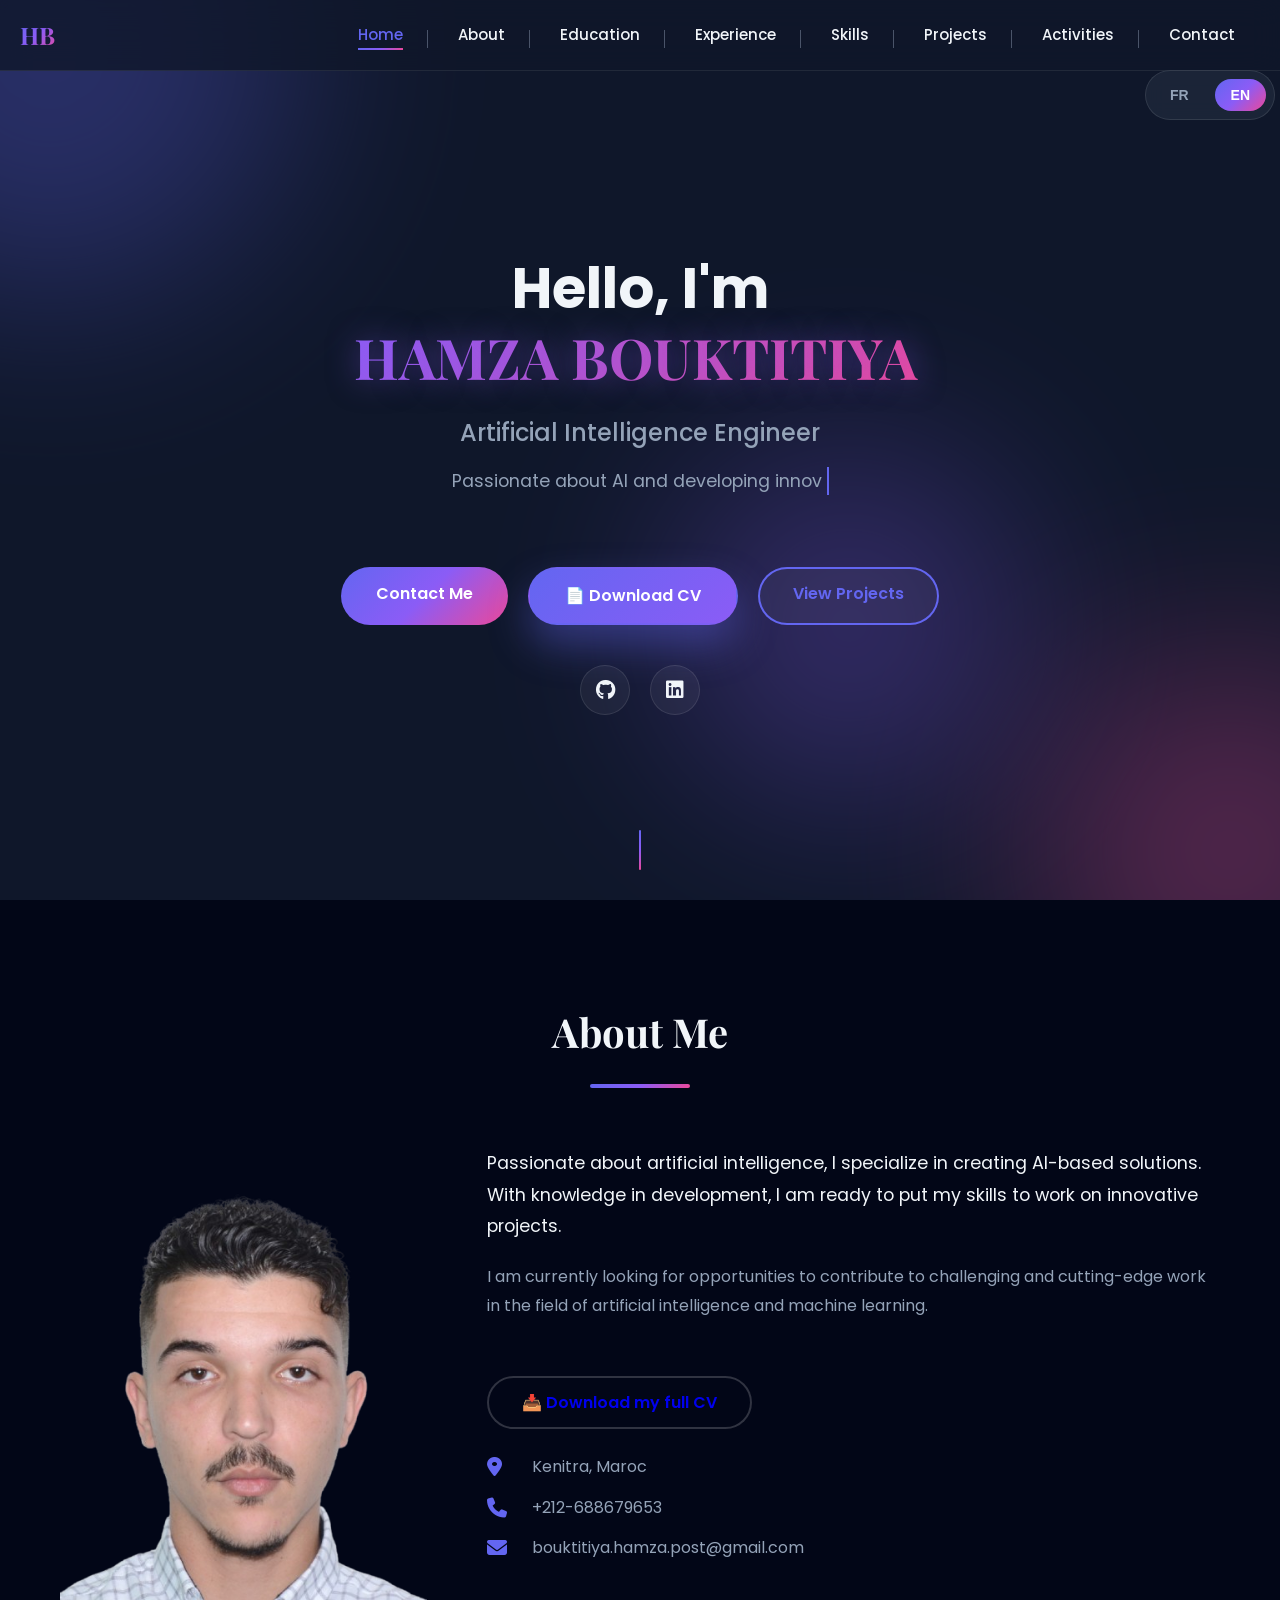
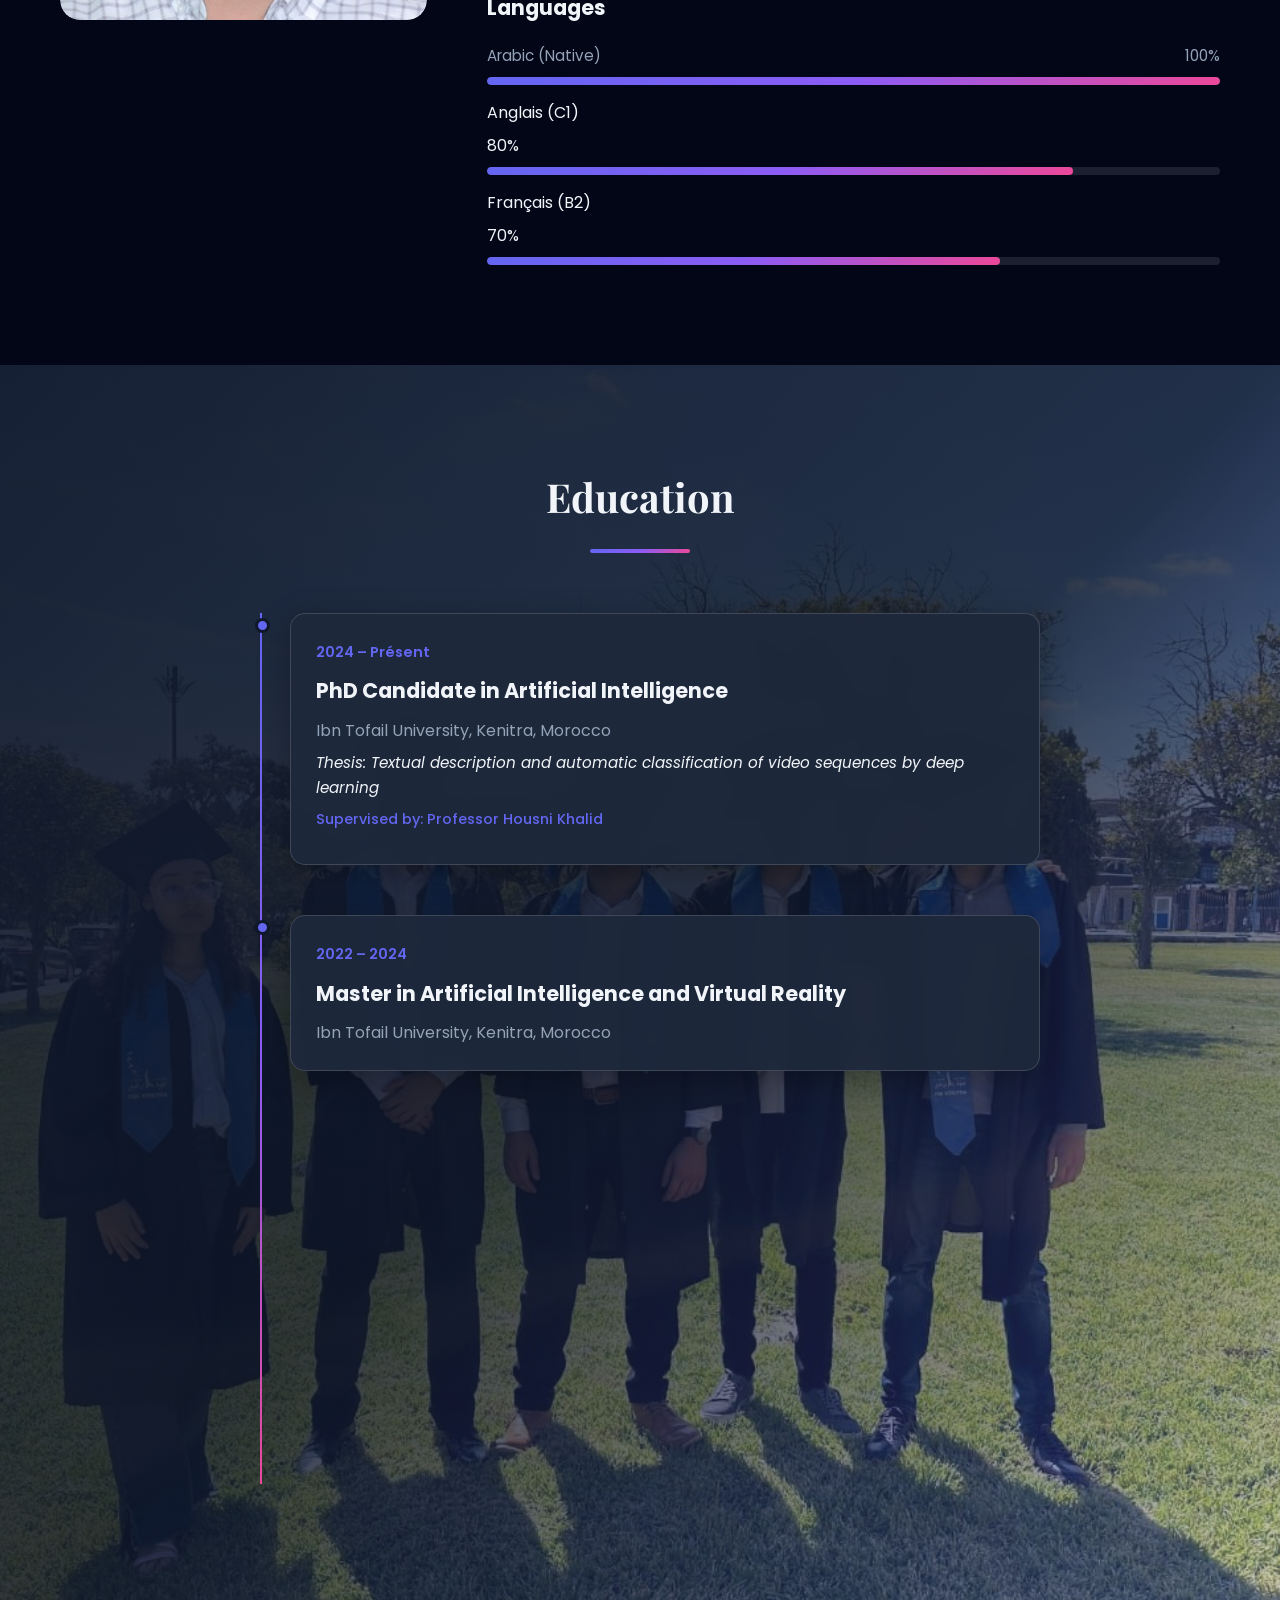
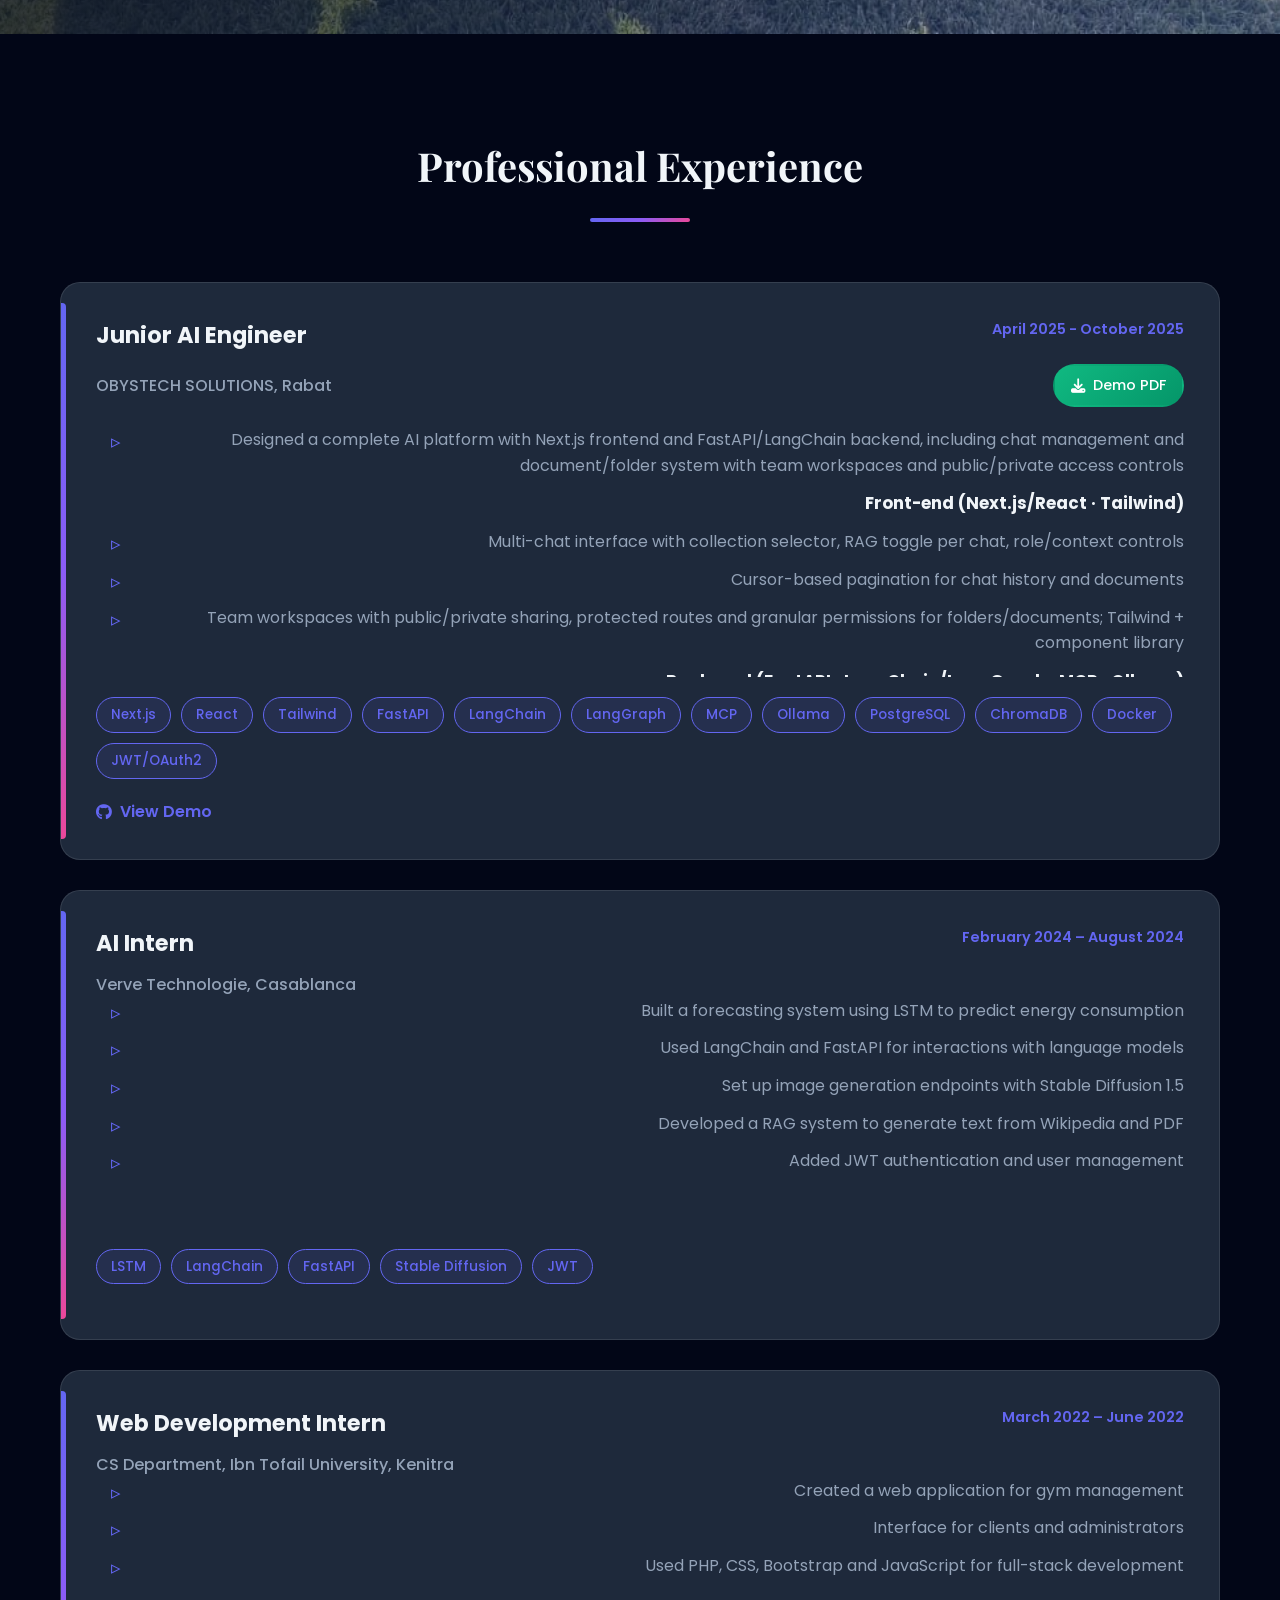
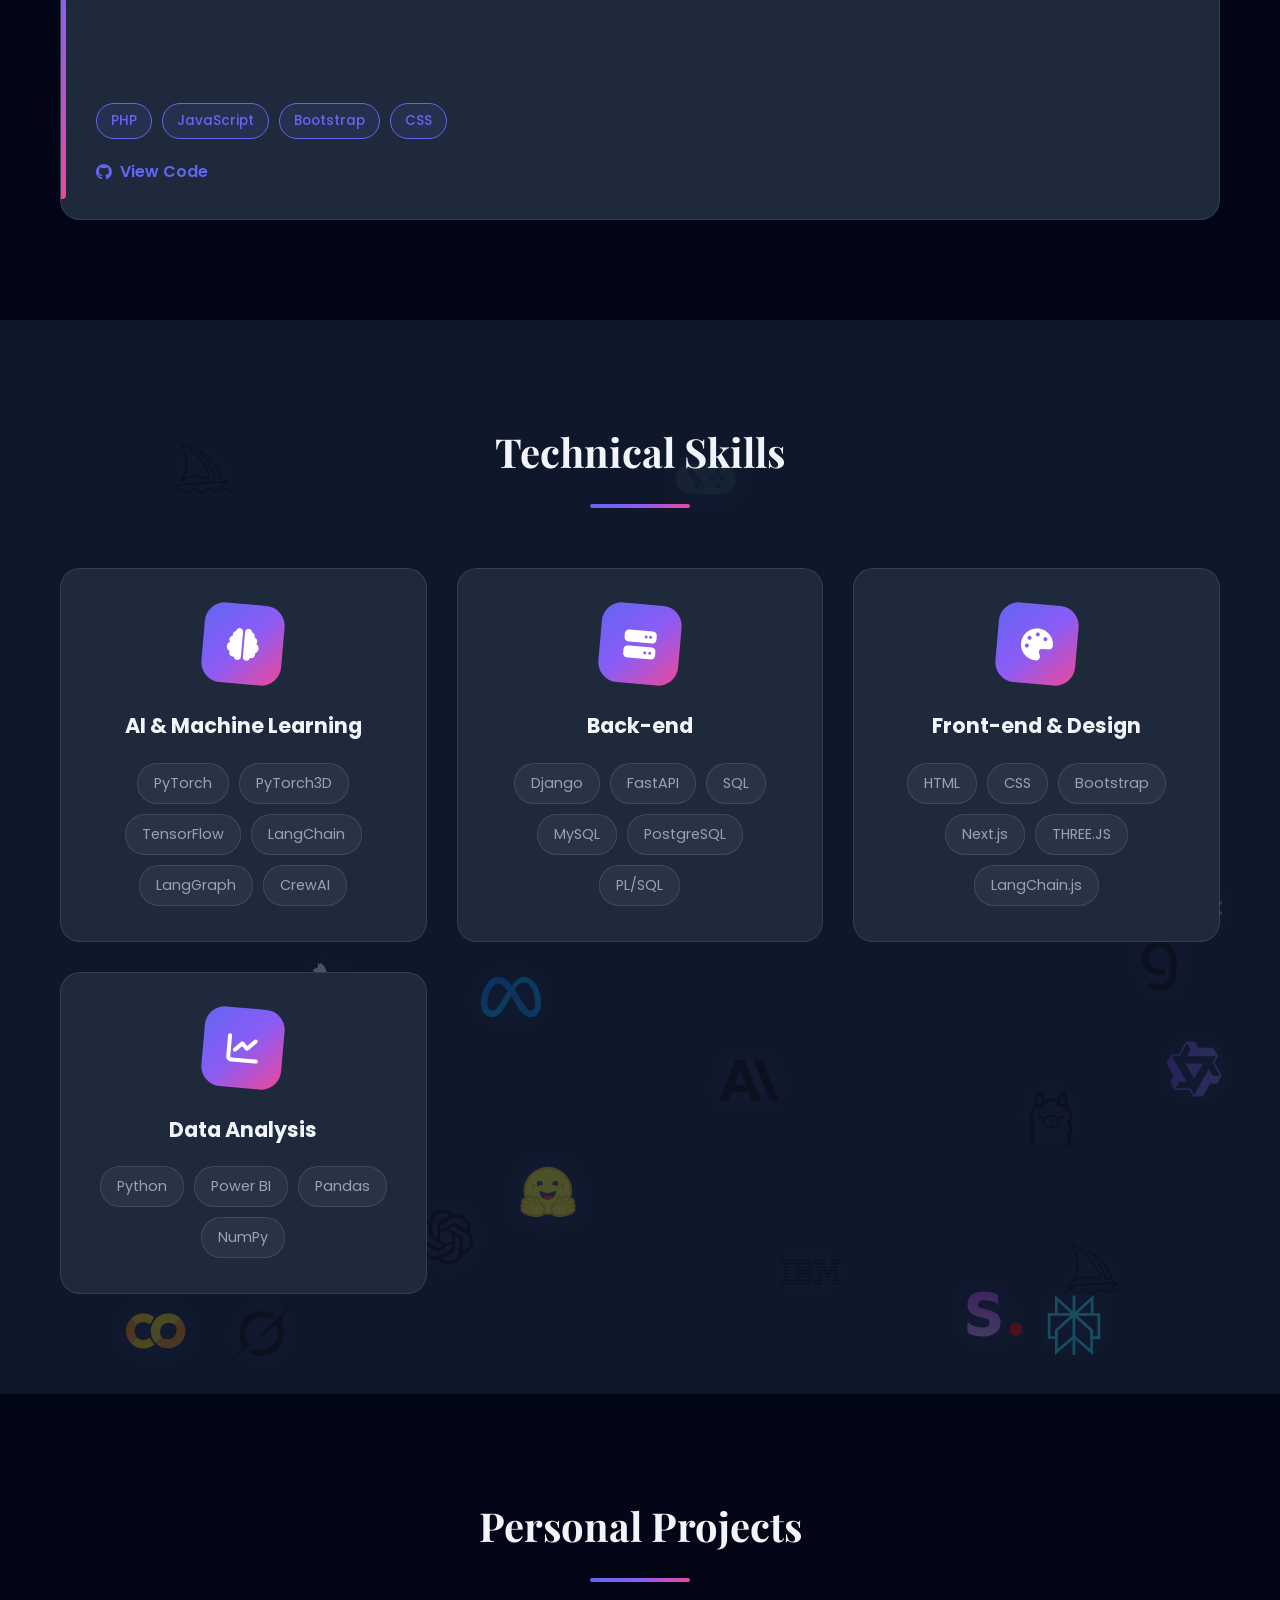
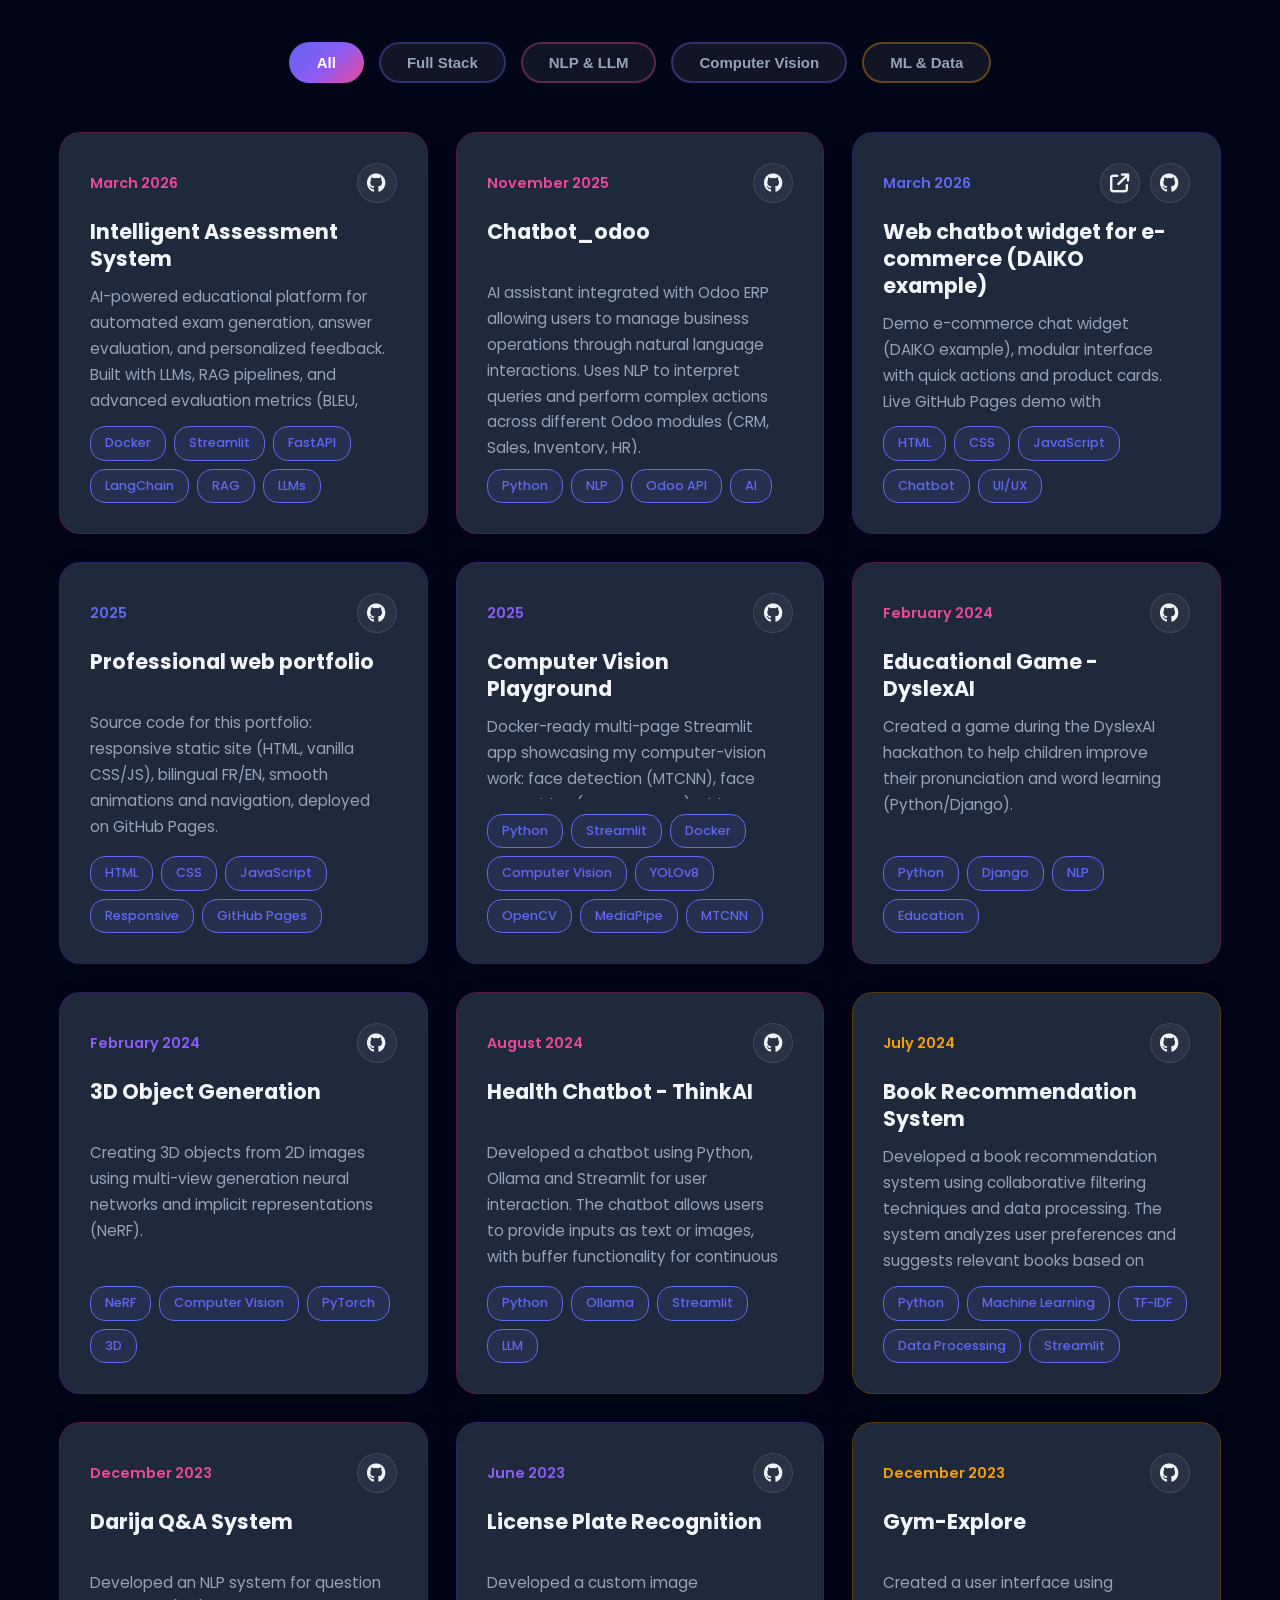
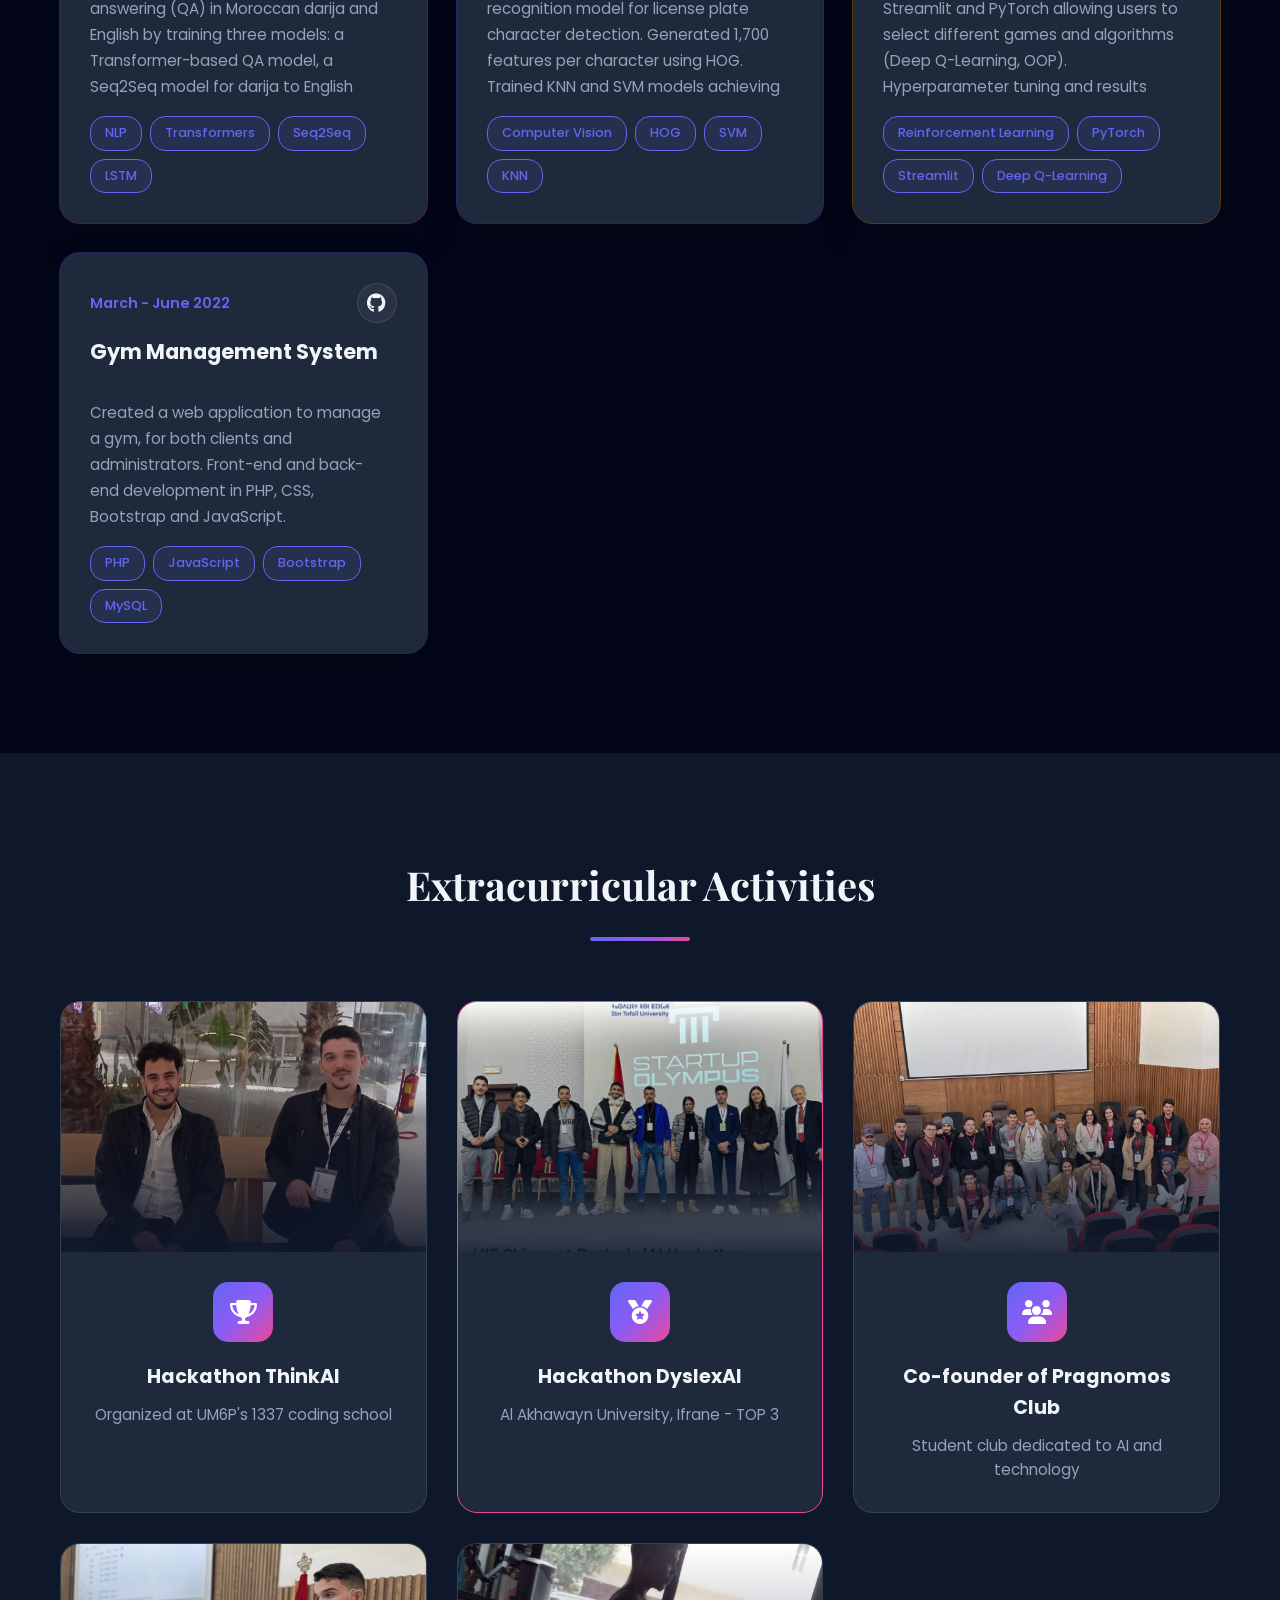
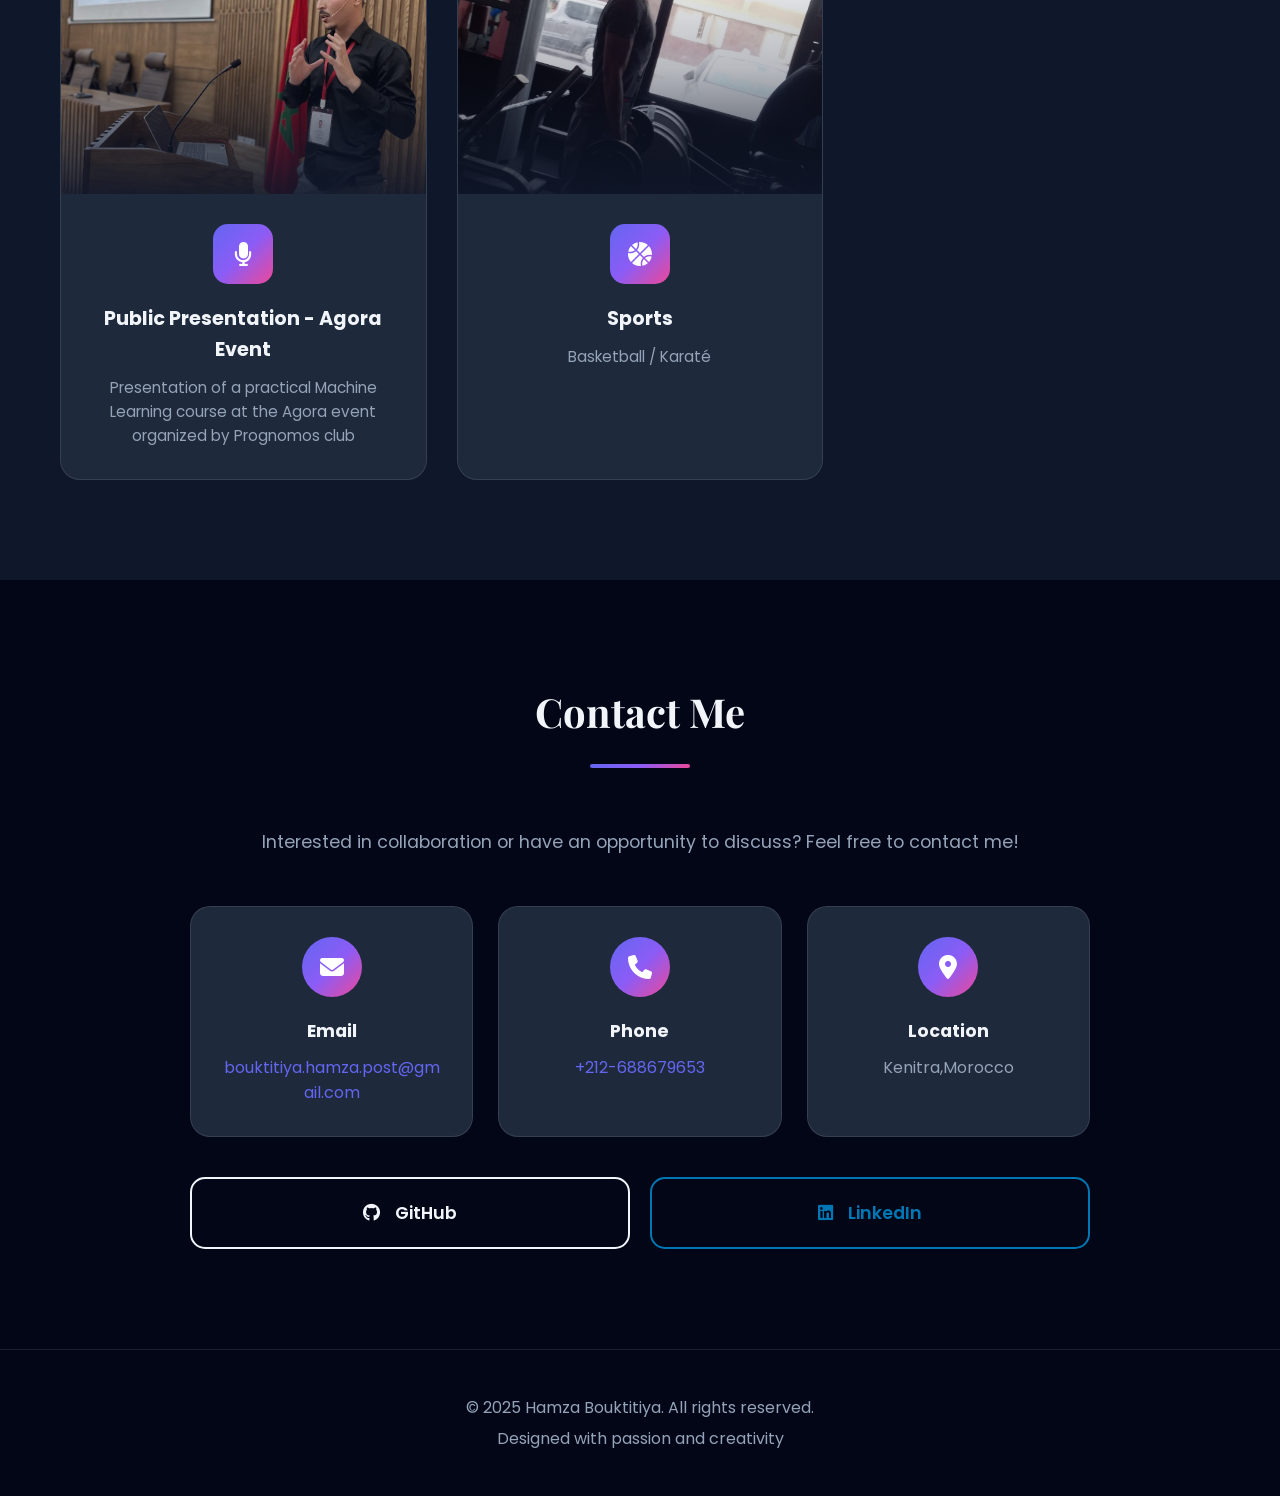
<file: index_1.html>
<!DOCTYPE html>
<html lang="en">
<head>
    <meta charset="UTF-8">
    <meta name="viewport" content="width=device-width, initial-scale=1.0">
    <meta name="description" content="Hamza Bouktitiya's Portfolio - Artificial Intelligence Engineer">
    <meta name="author" content="Hamza Bouktitiya">
    
    <!-- Open Graph / Facebook -->
    <meta property="og:type" content="website">
    <meta property="og:url" content="https://gothamza.github.io/portfolio/">
    <meta property="og:title" content="Hamza Bouktitiya - Artificial Intelligence Engineer">
    <meta property="og:description" content="Passionate AI Engineer specializing in machine learning, deep learning, and full-stack development. PhD candidate in AI with expertise in NLP, computer vision, and innovative AI solutions.">
    <meta property="og:image" content="https://gothamza.github.io/portfolio/images/og-preview.png">
    <meta property="og:image:width" content="1200">
    <meta property="og:image:height" content="630">
    <meta property="og:image:alt" content="Hamza Bouktitiya portfolio homepage — AI Engineer, PhD candidate">
    <meta property="og:site_name" content="Hamza Bouktitiya Portfolio">
    <meta property="og:locale" content="en_US">
    
    <!-- Twitter / X -->
    <meta name="twitter:card" content="summary_large_image">
    <meta name="twitter:url" content="https://gothamza.github.io/">
    <meta name="twitter:title" content="Hamza Bouktitiya - Artificial Intelligence Engineer">
    <meta name="twitter:description" content="Passionate AI Engineer specializing in machine learning, deep learning, and full-stack development. PhD candidate in AI with expertise in NLP, computer vision, and innovative AI solutions.">
    <meta name="twitter:image" content="https://gothamza.github.io/portfolio/images/og-preview.png">
    <meta name="twitter:image:alt" content="Hamza Bouktitiya portfolio homepage — AI Engineer, PhD candidate">
    <meta name="twitter:creator" content="@gothamza">
    
    <title>Hamza Bouktitiya - Artificial Intelligence Engineer</title>
    <link rel="stylesheet" href="styles.css">
    <link rel="stylesheet" href="https://cdnjs.cloudflare.com/ajax/libs/font-awesome/6.4.0/css/all.min.css">
    <link href="https://fonts.googleapis.com/css2?family=Poppins:wght@300;400;500;600;700&family=Playfair+Display:wght@700&display=swap" rel="stylesheet">
</head>
<body>
    <!-- Language Selector -->
    <div class="language-selector">
        <button class="lang-btn" data-lang="fr">FR</button>
        <button class="lang-btn active" data-lang="en">EN</button>
    </div>

    <!-- Navigation -->
    <nav class="navbar" id="navbar">
        <div class="nav-container">
            <a href="#home" class="nav-logo">HB</a>
            <ul class="nav-menu" id="nav-menu">
                <li class="nav-item">
                    <a href="#home" class="nav-link" data-fr="Accueil" data-en="Home">Accueil</a>
                </li>
                <li class="nav-item">
                    <a href="#about" class="nav-link" data-fr="À propos" data-en="About">À propos</a>
                </li>
                <li class="nav-item">
                    <a href="#education" class="nav-link" data-fr="Éducation" data-en="Education">Éducation</a>
                </li>
                <li class="nav-item">
                    <a href="#experience" class="nav-link" data-fr="Expériences" data-en="Experience">Expériences</a>
                </li>
                <li class="nav-item">
                    <a href="#skills" class="nav-link" data-fr="Compétences" data-en="Skills">Compétences</a>
                </li>
                <li class="nav-item">
                    <a href="#projects" class="nav-link" data-fr="Projets" data-en="Projects">Projets</a>
                </li>
                <li class="nav-item">
                    <a href="#activities" class="nav-link" data-fr="Activités" data-en="Activities">Activités</a>
                </li>
                <li class="nav-item">
                    <a href="#contact" class="nav-link">Contact</a>
                </li>
            </ul>
            <div class="hamburger" id="hamburger">
                <span class="bar"></span>
                <span class="bar"></span>
                <span class="bar"></span>
            </div>
        </div>
    </nav>

    <!-- Hero Section -->
    <section id="home" class="hero">
        <div class="hero-background">
            <div class="gradient-orb orb-1"></div>
            <div class="gradient-orb orb-2"></div>
            <div class="gradient-orb orb-3"></div>
        </div>
        <div class="hero-content">
            <h1 class="hero-title animate-fade-in">
                <span data-fr="Bonjour, je suis" data-en="Hello, I'm">Hello, I'm</span><br>
                <span class="gradient-text typing-animation">HAMZA BOUKTITIYA</span>
            </h1>
            <p class="hero-subtitle animate-fade-in-delay" data-fr="Ingénieur en Intelligence Artificielle" data-en="Artificial Intelligence Engineer">
                Ingénieur en Intelligence Artificielle
            </p>
            <p class="hero-description animate-fade-in-delay-2 rotating-text">
                <span class="rotating-text-content"></span>
            </p>
            <div class="hero-buttons animate-fade-in-delay-3">
                <a href="#contact" class="btn btn-primary" data-fr="Me contacter" data-en="Contact Me">Me contacter</a>
                <a href="PDFs/hamza_cv_en26.pdf" download class="btn btn-download cv-download-btn" data-fr="📄 Télécharger CV" data-en="📄 Download CV">
                    📄 Download CV
                </a>
                <a href="#projects" class="btn btn-secondary" data-fr="Voir mes projets" data-en="View Projects">Voir mes projets</a>
            </div>
            <div class="social-links animate-fade-in-delay-4">
                <a href="https://github.com/gothamza" target="_blank" class="social-link" aria-label="GitHub">
                    <i class="fab fa-github"></i>
                </a>
                <a href="https://www.linkedin.com/in/hamza-bouktitiya-604471253/" target="_blank" class="social-link" aria-label="LinkedIn">
                    <i class="fab fa-linkedin"></i>
                </a>
                <!-- <a href="mailto:bouktitiya.hamza.post@gmail.com" class="social-link" aria-label="Email">
                    <i class="fas fa-envelope"></i>
                </a> -->
            </div>
        </div>
        <div class="scroll-indicator">
            <span></span>
        </div>
    </section>

    <!-- About Section -->
    <section id="about" class="about section">
        <div class="container">
            <h2 class="section-title" data-fr="À propos de moi" data-en="About Me">À propos de moi</h2>
            <div class="about-content">
                <div class="about-image">
                    <div class="image-wrapper">
                        <img src="images/profile-photo-removebg.png" alt="Hamza Bouktitiya" class="profile-photo">
                        <div class="image-border"></div>
                    </div>
                </div>
                <div class="about-text">
                    <p class="about-intro" data-fr="Passionné par l'intelligence artificielle, je me spécialise dans la création de solutions basées sur l'IA. Avec quelques connaissances en développement, je suis prêt à mettre mes compétences au service de projets innovants." data-en="Passionate about artificial intelligence, I specialize in creating AI-based solutions. With knowledge in development, I am ready to put my skills to work on innovative projects.">
                        Passionné par l'intelligence artificielle, je me spécialise dans la création de solutions basées sur l'IA. Avec quelques connaissances en développement, je suis prêt à mettre mes compétences au service de projets innovants.
                    </p>
                    <p class="about-description" data-fr="Je suis actuellement à la recherche d'opportunités pour contribuer à des travaux stimulants et avant-gardistes dans le domaine de l'intelligence artificielle et du machine learning." data-en="I am currently looking for opportunities to contribute to challenging and cutting-edge work in the field of artificial intelligence and machine learning.">
                        Je suis actuellement à la recherche d'opportunités pour contribuer à des travaux stimulants et avant-gardistes dans le domaine de l'intelligence artificielle et du machine learning.
                    </p>
                    <a href="PDFs/hamza_cv_en26.pdf" download class="btn btn-download-about cv-download-btn" data-fr="📥 Télécharger mon CV complet" data-en="📥 Download my full CV">
                        📥 Download my full CV
                    </a>
                    <div class="about-info">
                        <div class="info-item">
                            <i class="fas fa-map-marker-alt"></i>
                            <span>Kenitra, Maroc</span>
                        </div>
                        <div class="info-item">
                            <i class="fas fa-phone"></i>
                            <span>+212-688679653</span>
                        </div>
                        <div class="info-item">
                            <i class="fas fa-envelope"></i>
                            <span>bouktitiya.hamza.post@gmail.com</span>
                        </div>
                    </div>
                    <div class="about-languages">
                        <h3 data-fr="Langues" data-en="Languages">Langues</h3>
                        <div class="language-bars">
                            <div class="language-item">
                                <div class="language-header">
                                    <span data-fr="Arabe (Maternelle)" data-en="Arabic (Native)">Arabe (Maternelle)</span>
                                    <span>100%</span>
                                </div>
                                <div class="language-bar">
                                    <div class="language-progress" style="width: 100%"></div>
                                </div>
                            </div>
                            <div class="language-item">
                                <span>Anglais (C1)</span>
                                <span>80%</span>
                                <div class="language-bar">
                                    <div class="language-progress" style="width: 80%"></div>
                                </div>
                            </div>
                            <div class="language-item">
                                <span>Français (B2)</span>
                                <span>70%</span>
                                <div class="language-bar">
                                    <div class="language-progress" style="width: 70%"></div>
                        </div>
                    </div>
                </div>
            </div>
        </div>
    </section>

    <!-- Education Section -->
    <section id="education" class="education section">
        <div class="education-slideshow">
            <div class="education-slide active" style="background-image: url('images/master-image.jpeg')"></div>
            <div class="education-slide" style="background-image: url('images/master-image2.jpeg')"></div>
            <div class="education-slide" style="background-image: url('images/master-image3.jpeg')"></div>
            <div class="education-slide" style="background-image: url('images/master-image4.jpeg')"></div>
        </div>
        <div class="education-overlay"></div>
        <div class="container">
            <h2 class="section-title" data-fr="Éducation" data-en="Education">Éducation</h2>
            <div class="timeline">
                <div class="timeline-item">
                    <div class="timeline-dot"></div>
                    <div class="timeline-content">
                        <span class="timeline-date">2024 – Présent</span>
                        <h3 data-fr="Doctorant en Intelligence Artificielle" data-en="PhD Candidate in Artificial Intelligence">
                            Doctorant en Intelligence Artificielle
                        </h3>
                        <p data-fr="Université Ibn Tofail, Kenitra, Maroc" data-en="Ibn Tofail University, Kenitra, Morocco">
                            Université Ibn Tofail, Kenitra, Maroc
                        </p>
                        <p class="thesis-title" data-fr="Thèse : Description textuelle et classification automatique des séquences vidéos par apprentissage profond" data-en="Thesis: Textual description and automatic classification of video sequences by deep learning">
                            <strong>Thèse :</strong> Description textuelle et classification automatique des séquences vidéos par apprentissage profond
                        </p>
                        <p class="supervisor" data-fr="Encadré par : Professeur Housni Khalid" data-en="Supervised by: Professor Housni Khalid">
                            <strong>Encadré par :</strong> Professeur Housni Khalid
                        </p>
                    </div>
                </div>
                <div class="timeline-item">
                    <div class="timeline-dot"></div>
                    <div class="timeline-content">
                        <span class="timeline-date">2022 – 2024</span>
                        <h3 data-fr="Master en Intelligence Artificielle et Réalité Virtuelle" data-en="Master in Artificial Intelligence and Virtual Reality">
                            Master en Intelligence Artificielle et Réalité Virtuelle
                        </h3>
                        <p data-fr="Université Ibn Tofail, Kenitra, Maroc" data-en="Ibn Tofail University, Kenitra, Morocco">
                            Université Ibn Tofail, Kenitra, Maroc
                        </p>
                    </div>
                </div>
                <div class="timeline-item">
                    <div class="timeline-dot"></div>
                    <div class="timeline-content">
                        <span class="timeline-date">2018 – 2022</span>
                        <h3 data-fr="Licence en Sciences Mathématiques et Informatique" data-en="Bachelor in Mathematical and Computer Science">
                            Licence en Sciences Mathématiques et Informatique
                        </h3>
                        <p data-fr="Université Ibn Tofail, Kenitra, Maroc" data-en="Ibn Tofail University, Kenitra, Morocco">
                            Université Ibn Tofail, Kenitra, Maroc
                        </p>
                    </div>
                </div>
                <div class="timeline-item">
                    <div class="timeline-dot"></div>
                    <div class="timeline-content">
                        <span class="timeline-date">2017 – 2018</span>
                        <h3 data-fr="Baccalauréat en Sciences Mathématiques" data-en="Baccalaureate in Mathematical Sciences">
                            Baccalauréat en Sciences Mathématiques
                        </h3>
                        <p data-fr="Lycée Sidi Aissa, Souk El Arbaa Du Gharbe" data-en="Sidi Aissa High School, Souk El Arbaa Du Gharbe">
                            Lycée Sidi Aissa, Souk El Arbaa Du Gharbe
                        </p>
                    </div>
                </div>
            </div>
        </div>
    </section>

    <!-- Experience Section -->
    <section id="experience" class="experience section">
        <div class="container">
            <h2 class="section-title" data-fr="Expériences Professionnelles" data-en="Professional Experience">Expériences Professionnelles</h2>
            <div class="experience-grid">
                <!-- Experience 1 -->
                <div class="experience-card">
                    <div class="experience-header">
                        <h3 data-fr="Ingénieur Junior en IA" data-en="Junior AI Engineer">Ingénieur Junior en IA</h3>
                        <span class="experience-date" data-fr="Avril 2025 - Octobre 2025" data-en="April 2025 - October 2025">Avril 2025 - Octobre 2025</span>
                    </div>
                    <div class="experience-company-section">
                        <p class="experience-company">OBYSTECH SOLUTIONS, Rabat</p>
                        <a href="PDFs/MultiDept_AI_Assistant_Demo.pdf" download class="experience-demo-btn" title="Download MultiDept AI Assistant Demo">
                            <i class="fas fa-download"></i>
                            <span data-fr="Démo PDF" data-en="Demo PDF">Démo PDF</span>
                        </a>
                    </div>
                    <ul class="experience-details">
                        <li data-fr="Conception d'une plateforme d'IA complète avec un front-end Next.js et un back-end FastAPI/LangChain, incluant la gestion des chats et un système de documents/dossiers avec espaces de travail d'équipe et contrôles d'accès publics/privés" data-en="Designed a complete AI platform with Next.js frontend and FastAPI/LangChain backend, including chat management and document/folder system with team workspaces and public/private access controls">
                            Conception d'une plateforme d'IA complète avec un front-end Next.js et un back-end FastAPI/LangChain, incluant la gestion des chats et un système de documents/dossiers avec espaces de travail d'équipe et contrôles d'accès publics/privés
                        </li>
                        <li><strong>Front-end (Next.js/React · Tailwind)</strong></li>
                        <li data-fr="Interface multi-chat avec sélecteur de collection, bascule RAG par chat, contrôles de rôle/contexte" data-en="Multi-chat interface with collection selector, RAG toggle per chat, role/context controls">
                            Interface multi-chat avec sélecteur de collection, bascule RAG par chat, contrôles de rôle/contexte
                        </li>
                        <li data-fr="Pagination basée sur le curseur pour l'historique des chats et les documents" data-en="Cursor-based pagination for chat history and documents">
                            Pagination basée sur le curseur pour l'historique des chats et les documents
                        </li>
                        <li data-fr="Espaces de travail d'équipe avec partage public/privé, routes protégées et autorisations granulaires pour les dossiers/documents ; Tailwind + bibliothèque de composants" data-en="Team workspaces with public/private sharing, protected routes and granular permissions for folders/documents; Tailwind + component library">
                            Espaces de travail d'équipe avec partage public/privé, routes protégées et autorisations granulaires pour les dossiers/documents ; Tailwind + bibliothèque de composants
                        </li>
                        <li><strong>Back-end (FastAPI · LangChain/LangGraph · MCP · Ollama)</strong></li>
                        <li data-fr="Sécurisation des API LLM (chat, RAG, génération d'images) avec schémas typés, validation, JWT/OAuth2 et contrôle d'accès par rôles pour les utilisateurs/collections" data-en="Securing LLM APIs (chat, RAG, image generation) with typed schemas, validation, JWT/OAuth2 and role-based access control for users/collections">
                            Sécurisation des API LLM (chat, RAG, génération d'images) avec schémas typés, validation, JWT/OAuth2 et contrôle d'accès par rôles pour les utilisateurs/collections
                        </li>
                        <li data-fr="Pipeline RAG : ingestion (PDF/docs/txt/md), découpage, embeddings HF, recherche hybride/vectorielle avec ré-ordonnancement (MMR) ; mémoire par chat et contexte spécifique à la collection" data-en="RAG pipeline: ingestion (PDF/docs/txt/md), chunking, HF embeddings, hybrid/vector search with re-ranking (MMR); per-chat memory and collection-specific context">
                            Pipeline RAG : ingestion (PDF/docs/txt/md), découpage, embeddings HF, recherche hybride/vectorielle avec ré-ordonnancement (MMR) ; mémoire par chat et contexte spécifique à la collection
                        </li>
                        <li data-fr="Flux de travail LangGraph avec mémoire gérée par PostgreSQL ; intégration MCP pour invoquer en toute sécurité des outils externes dans les graphes d'agents" data-en="LangGraph workflows with PostgreSQL-managed memory; MCP integration to securely invoke external tools in agent graphs">
                            Flux de travail LangGraph avec mémoire gérée par PostgreSQL ; intégration MCP pour invoquer en toute sécurité des outils externes dans les graphes d'agents
                        </li>
                        <li data-fr="Services supplémentaires : liste des modèles, agent de références, et point de génération d'images Hugging Face" data-en="Additional services: model list, reference agent, and Hugging Face image generation endpoint">
                            Services supplémentaires : liste des modèles, agent de références, et point de génération d'images Hugging Face
                        </li>
                        <li><strong data-fr="Déploiement/DevOps" data-en="Deployment/DevOps">Déploiement/DevOps</strong></li>
                        <li data-fr="Stack multi-services Docker Compose : API FastAPI, application Next.js, service MCP, et deux bases de données — PostgreSQL + ChromaDB (vector store)" data-en="Multi-service Docker Compose stack: FastAPI API, Next.js application, MCP service, and two databases — PostgreSQL + ChromaDB (vector store)">
                            Stack multi-services Docker Compose : API FastAPI, application Next.js, service MCP, et deux bases de données — PostgreSQL + ChromaDB (vector store)
                        </li>
                        <li data-fr="Parité d'environnements (dev/prod), vérifications d'état (health checks) ; secrets via fichiers d'environnement" data-en="Environment parity (dev/prod), health checks; secrets via environment files">
                            Parité d'environnements (dev/prod), vérifications d'état (health checks) ; secrets via fichiers d'environnement
                        </li>
                        <li data-fr="Déploiement sur VPS avec proxy inverse/SSL, redémarrages sans interruption, logs et métriques centralisés" data-en="Deployment on VPS with reverse proxy/SSL, zero-downtime restarts, centralized logs and metrics">
                            Déploiement sur VPS avec proxy inverse/SSL, redémarrages sans interruption, logs et métriques centralisés
                        </li>
                    </ul>
                    <div class="experience-tech">
                        <span class="tech-tag">Next.js</span>
                        <span class="tech-tag">React</span>
                        <span class="tech-tag">Tailwind</span>
                        <span class="tech-tag">FastAPI</span>
                        <span class="tech-tag">LangChain</span>
                        <span class="tech-tag">LangGraph</span>
                        <span class="tech-tag">MCP</span>
                        <span class="tech-tag">Ollama</span>
                        <span class="tech-tag">PostgreSQL</span>
                        <span class="tech-tag">ChromaDB</span>
                        <span class="tech-tag">Docker</span>
                        <span class="tech-tag">JWT/OAuth2</span>
                    </div>
                    <a href="https://github.com/gothamza/multidept-ai-assistant" target="_blank" class="experience-link">
                        <i class="fab fa-github"></i> <span data-fr="Voir la démo" data-en="View Demo">Voir la démo</span>
                    </a>
                </div>

                <!-- Experience 2 -->
                <div class="experience-card">
                    <div class="experience-header">
                        <h3 data-fr="Stagiaire en IA" data-en="AI Intern">Stagiaire en IA</h3>
                        <span class="experience-date" data-fr="Février 2024 – Août 2024" data-en="February 2024 – August 2024">Février 2024 – Août 2024</span>
                    </div>
                    <p class="experience-company">Verve Technologie, Casablanca</p>
                    <ul class="experience-details">
                        <li data-fr="Construction d'un système de prévision utilisant LSTM pour prédire la consommation énergétique" data-en="Built a forecasting system using LSTM to predict energy consumption">
                            Construction d'un système de prévision utilisant LSTM pour prédire la consommation énergétique
                        </li>
                        <li data-fr="Utilisation de LangChain et FastAPI pour des interactions avec les modèles de langage" data-en="Used LangChain and FastAPI for interactions with language models">
                            Utilisation de LangChain et FastAPI pour des interactions avec les modèles de langage
                        </li>
                        <li data-fr="Mise en place d'endpoints de génération d'images avec Stable Diffusion 1.5" data-en="Set up image generation endpoints with Stable Diffusion 1.5">
                            Mise en place d'endpoints de génération d'images avec Stable Diffusion 1.5
                        </li>
                        <li data-fr="Développement d'un système RAG pour générer du texte à partir de Wikipédia et PDF" data-en="Developed a RAG system to generate text from Wikipedia and PDF">
                            Développement d'un système RAG pour générer du texte à partir de Wikipédia et PDF
                        </li>
                        <li data-fr="Ajout de l'authentification JWT et de la gestion des utilisateurs" data-en="Added JWT authentication and user management">
                            Ajout de l'authentification JWT et de la gestion des utilisateurs
                        </li>
                    </ul>
                    <div class="experience-tech">
                        <span class="tech-tag">LSTM</span>
                        <span class="tech-tag">LangChain</span>
                        <span class="tech-tag">FastAPI</span>
                        <span class="tech-tag">Stable Diffusion</span>
                        <span class="tech-tag">JWT</span>
                    </div>
                </div>

                <!-- Experience 3 -->
                <div class="experience-card">
                    <div class="experience-header">
                        <h3 data-fr="Stagiaire en Développement Web" data-en="Web Development Intern">Stagiaire en Développement Web</h3>
                        <span class="experience-date" data-fr="Mars 2022 – Juin 2022" data-en="March 2022 – June 2022">Mars 2022 – Juin 2022</span>
                    </div>
                    <p class="experience-company" data-fr="Département CS, Ibn Tofail University, Kenitra" data-en="CS Department, Ibn Tofail University, Kenitra">Département CS, Ibn Tofail University, Kenitra</p>
                    <ul class="experience-details">
                        <li data-fr="Création d'une application web pour la gestion d'une salle de sport" data-en="Created a web application for gym management">
                            Création d'une application web pour la gestion d'une salle de sport
                        </li>
                        <li data-fr="Interface pour les clients et les administrateurs" data-en="Interface for clients and administrators">
                            Interface pour les clients et les administrateurs
                        </li>
                        <li data-fr="Utilisation de PHP, CSS, Bootstrap et JavaScript pour le développement full-stack" data-en="Used PHP, CSS, Bootstrap and JavaScript for full-stack development">
                            Utilisation de PHP, CSS, Bootstrap et JavaScript pour le développement full-stack
                        </li>
                    </ul>
                    <div class="experience-tech">
                        <span class="tech-tag">PHP</span>
                        <span class="tech-tag">JavaScript</span>
                        <span class="tech-tag">Bootstrap</span>
                        <span class="tech-tag">CSS</span>
                    </div>
                    <a href="https://github.com/gothamza/gym_website_s6" target="_blank" class="experience-link">
                        <i class="fab fa-github"></i> <span data-fr="Voir le code" data-en="View Code">Voir le code</span>
                    </a>
                </div>
            </div>
        </div>
    </section>

    <!-- Skills Section -->
    <section id="skills" class="skills section">
        <!-- Floating SVG Background -->
        <div class="floating-icons-container">
            <div class="floating-icon" data-icon="anthropic">
                <img src="images/icones/anthropic.svg" alt="Anthropic" />
            </div>
            <div class="floating-icon" data-icon="aws">
                <img src="images/icones/aws-color.svg" alt="AWS" />
            </div>
            <div class="floating-icon" data-icon="claude">
                <img src="images/icones/claude-color.svg" alt="Claude" />
            </div>
            <div class="floating-icon" data-icon="colab">
                <img src="images/icones/colab-color.svg" alt="Colab" />
            </div>
            <div class="floating-icon" data-icon="cursor">
                <img src="images/icones/cursor.svg" alt="Cursor" />
            </div>
            <div class="floating-icon" data-icon="gemini">
                <img src="images/icones/gemini-color.svg" alt="Gemini" />
            </div>
            <div class="floating-icon" data-icon="github">
                <img src="images/icones/github.svg" alt="GitHub" />
            </div>
            <div class="floating-icon" data-icon="copilot">
                <img src="images/icones/githubcopilot.svg" alt="GitHub Copilot" />
            </div>
            <div class="floating-icon" data-icon="google">
                <img src="images/icones/google-color.svg" alt="Google" />
            </div>
            <div class="floating-icon" data-icon="gradio">
                <img src="images/icones/gradio-color.svg" alt="Gradio" />
            </div>
            <div class="floating-icon" data-icon="grok">
                <img src="images/icones/grok.svg" alt="Grok" />
            </div>
            <div class="floating-icon" data-icon="groq">
                <img src="images/icones/groq.svg" alt="Groq" />
            </div>
            <div class="floating-icon" data-icon="huggingface">
                <img src="images/icones/huggingface-color.svg" alt="Hugging Face" />
            </div>
            <div class="floating-icon" data-icon="ibm">
                <img src="images/icones/ibm.svg" alt="IBM" />
            </div>
            <div class="floating-icon" data-icon="langchain">
                <img src="images/icones/langchain-color.svg" alt="LangChain" />
            </div>
            <div class="floating-icon" data-icon="langgraph">
                <img src="images/icones/langgraph-color.svg" alt="LangGraph" />
            </div>
            <div class="floating-icon" data-icon="langsmith">
                <img src="images/icones/langsmith-color.svg" alt="LangSmith" />
            </div>
            <div class="floating-icon" data-icon="llamaindex">
                <img src="images/icones/llamaindex-color.svg" alt="LlamaIndex" />
            </div>
            <div class="floating-icon" data-icon="mcp">
                <img src="images/icones/mcp.svg" alt="MCP" />
            </div>
            <div class="floating-icon" data-icon="meta">
                <img src="images/icones/meta-color.svg" alt="Meta" />
            </div>
            <div class="floating-icon" data-icon="midjourney">
                <img src="images/icones/midjourney.svg" alt="Midjourney" />
            </div>
            <div class="floating-icon" data-icon="midjourney">
                <img src="images/icones/midjourney2.svg" alt="Midjourney" />
            </div>
            <div class="floating-icon" data-icon="n8n">
                <img src="images/icones/n8n-color.svg" alt="N8N" />
            </div>
            <div class="floating-icon" data-icon="ollama">
                <img src="images/icones/ollama.svg" alt="Ollama" />
            </div>
            <div class="floating-icon" data-icon="openai">
                <img src="images/icones/openai.svg" alt="OpenAI" />
            </div>
            <div class="floating-icon" data-icon="perplexity">
                <img src="images/icones/perplexity-color.svg" alt="Perplexity" />
            </div>
            <div class="floating-icon" data-icon="qwen">
                <img src="images/icones/qwen-color.svg" alt="Qwen" />
            </div>
            <div class="floating-icon" data-icon="stability">
                <img src="images/icones/stability-color.svg" alt="Stability AI" />
            </div>
            <div class="floating-icon" data-icon="mistral">
                <img src="images/icones/mistral-color.svg" alt="Mistral AI" />
            </div>
        </div>
        
        <div class="container">
            <h2 class="section-title" data-fr="Compétences Techniques" data-en="Technical Skills">Compétences Techniques</h2>
            <div class="skills-grid">
                <div class="skill-category">
                    <div class="category-icon">
                        <i class="fas fa-brain"></i>
                    </div>
                    <h3 data-fr="IA & Machine Learning" data-en="AI & Machine Learning">IA & Machine Learning</h3>
                    <div class="skill-tags">
                        <span class="skill-tag">PyTorch</span>
                        <span class="skill-tag">PyTorch3D</span>
                        <span class="skill-tag">TensorFlow</span>
                        <span class="skill-tag">LangChain</span>
                        <span class="skill-tag">LangGraph</span>
                        <span class="skill-tag">CrewAI</span>
                    </div>
                </div>

                <div class="skill-category">
                    <div class="category-icon">
                        <i class="fas fa-server"></i>
                    </div>
                    <h3>Back-end</h3>
                    <div class="skill-tags">
                        <span class="skill-tag">Django</span>
                        <span class="skill-tag">FastAPI</span>
                        <span class="skill-tag">SQL</span>
                        <span class="skill-tag">MySQL</span>
                        <span class="skill-tag">PostgreSQL</span>
                        <span class="skill-tag">PL/SQL</span>
                    </div>
                </div>

                <div class="skill-category">
                    <div class="category-icon">
                        <i class="fas fa-palette"></i>
                    </div>
                    <h3>Front-end & Design</h3>
                    <div class="skill-tags">
                        <span class="skill-tag">HTML</span>
                        <span class="skill-tag">CSS</span>
                        <span class="skill-tag">Bootstrap</span>
                        <span class="skill-tag">Next.js</span>
                        <span class="skill-tag">THREE.JS</span>
                        <span class="skill-tag">LangChain.js</span>
                    </div>
                </div>

                <div class="skill-category">
                    <div class="category-icon">
                        <i class="fas fa-chart-line"></i>
                    </div>
                    <h3 data-fr="Analyse de Données" data-en="Data Analysis">Analyse de Données</h3>
                    <div class="skill-tags">
                        <span class="skill-tag">Python</span>
                        <span class="skill-tag">Power BI</span>
                        <span class="skill-tag">Pandas</span>
                        <span class="skill-tag">NumPy</span>
                    </div>
                </div>
            </div>
        </div>
    </section>

    <!-- Projects Section -->
    <section id="projects" class="projects section">
        <div class="container">
            <h2 class="section-title" data-fr="Projets Personnels" data-en="Personal Projects">Projets Personnels</h2>
            
            <!-- Project Filter Buttons -->
            <div class="project-filters">
                <button class="filter-btn active" data-filter="all" data-fr="Tous" data-en="All">Tous</button>
                <button class="filter-btn fullstack-btn" data-filter="fullstack" data-fr="Full Stack" data-en="Full Stack">Full Stack</button>
                <button class="filter-btn nlp-btn" data-filter="nlp" data-fr="NLP & LLM" data-en="NLP & LLM">NLP & LLM</button>
                <button class="filter-btn cv-btn" data-filter="cv" data-fr="Vision par ordinateur" data-en="Computer Vision">Computer Vision</button>
                <button class="filter-btn mldata-btn" data-filter="mldata" data-fr="ML & Data" data-en="ML & Data">ML & Data</button>
            </div>

            <div class="projects-grid">
                
                <!-- Project 1.1: Intelligent Assessment System -->
                <div class="project-card" data-category="nlp">
                    <div class="project-header">
                        <span class="project-year" data-fr="Mars 2026" data-en="March 2026">Mars 2026</span>
                        <a href="https://github.com/gothamza/Intelligent-Assessment-System" target="_blank" class="github-link">
                            <i class="fab fa-github"></i>
                        </a>
                    </div>
                    <h3 
                    data-fr="Système Intelligent d'Évaluation" 
                    data-en="Intelligent Assessment System">
                        Intelligent Assessment System
                    </h3>
                    <div class="project-description">
                        <p 
                        data-fr="Plateforme éducative basée sur l'IA permettant la génération automatique d'examens, l'évaluation des réponses et la génération de feedback personnalisé. Le système utilise des LLMs, RAG et des métriques avancées (BLEU, ROUGE, BERTScore) pour améliorer l'apprentissage des étudiants."
                        
                        data-en="AI-powered educational platform for automated exam generation, answer evaluation, and personalized feedback. Built with LLMs, RAG pipelines, and advanced evaluation metrics (BLEU, ROUGE, BERTScore) to enhance student learning and performance tracking.">
                        
                        AI-powered educational platform for automated exam generation, answer evaluation, and personalized feedback. Built with LLMs, RAG pipelines, and advanced evaluation metrics (BLEU, ROUGE, BERTScore) to enhance student learning and performance tracking.
                        </p>
                    </div>
                    <div class="project-tags">
                        <span class="tag">Docker</span>
                        <span class="tag">Streamlit</span>
                        <span class="tag">FastAPI</span>
                        <span class="tag">LangChain</span>
                        <span class="tag">RAG</span>
                        <span class="tag">LLMs</span>
                    </div>
                </div>

                <!-- Project 1: Chatbot_odoo -->
                <div class="project-card" data-category="nlp">
                    <div class="project-header">
                        <span class="project-year" data-fr="Novembre 2025" data-en="November 2025">Novembre 2025</span>
                        <a href="https://github.com/gothamza/Chatbot_odoo" target="_blank" class="github-link">
                            <i class="fab fa-github"></i>
                        </a>
                    </div>
                    <h3 data-fr="Chatbot_odoo" data-en="Chatbot_odoo">Chatbot_odoo</h3>
                    <div class="project-description">
                        <p data-fr="Assistant IA intégré à Odoo ERP permettant aux utilisateurs de gérer leurs opérations business via des interactions en langage naturel. Utilise le NLP pour interpréter les requêtes et effectuer des actions complexes dans différents modules Odoo (CRM, Ventes, Inventaire, RH)." data-en="AI assistant integrated with Odoo ERP allowing users to manage business operations through natural language interactions. Uses NLP to interpret queries and perform complex actions across different Odoo modules (CRM, Sales, Inventory, HR).">
                            Assistant IA intégré à Odoo ERP permettant aux utilisateurs de gérer leurs opérations business via des interactions en langage naturel. Utilise le NLP pour interpréter les requêtes et effectuer des actions complexes dans différents modules Odoo (CRM, Ventes, Inventaire, RH).
                        </p>
                    </div>
                    <div class="project-tags">
                        <span class="tag">Python</span>
                        <span class="tag">NLP</span>
                        <span class="tag">Odoo API</span>
                        <span class="tag">AI</span>
                    </div>
                </div>

                <!-- Project 9: DAIKO Électroménager Chatbot -->
                <div class="project-card" data-category="fullstack">
                    <div class="project-header">
                        <span class="project-year" data-fr="Mars 2026" data-en="March 2026">March 2026</span>
                        <div class="project-links">
                            <a href="https://gothamza.github.io/ecommerce-chat-widget/" target="_blank" rel="noopener noreferrer" class="demo-link" title="Live demo — interactive scenarios" aria-label="Live demo — interactive chatbot scenarios">
                                <i class="fas fa-arrow-up-right-from-square" aria-hidden="true"></i>
                            </a>
                            <a href="https://github.com/gothamza/ecommerce-chat-widget" target="_blank" rel="noopener noreferrer" class="github-link">
                                <i class="fab fa-github"></i>
                            </a>
                        </div>
                    </div>
                    <h3 data-fr="Widget chatbot e-commerce (DAIKO exemple)" data-en="Web chatbot widget for e-commerce (DAIKO example)">Web chatbot widget for e-commerce</h3>
                    <div class="project-description">
                        <p data-fr="Démo de widget de chat e-commerce (exemple DAIKO), interface modulaire avec actions rapides et cartes produit. Démo en ligne sur GitHub Pages avec plusieurs scénarios interactifs pour illustrer le fonctionnement du widget."
                           data-en="Demo e-commerce chat widget (DAIKO example), modular interface with quick actions and product cards. Live GitHub Pages demo with interactive scenarios that showcase how the chatbot widget behaves.">
                            Démo de widget de chat e-commerce (exemple DAIKO), interface modulaire avec actions rapides et cartes produit. Démo en ligne sur GitHub Pages avec plusieurs scénarios interactifs pour illustrer le fonctionnement du widget.
                        </p>
                    </div>
                    <div class="project-tags">
                        <span class="tag">HTML</span>
                        <span class="tag">CSS</span>
                        <span class="tag">JavaScript</span>
                        <span class="tag">Chatbot</span>
                        <span class="tag">UI/UX</span>
                    </div>
                </div>

                <!-- Project: Portfolio website (this site) -->
                <div class="project-card" data-category="fullstack">
                    <div class="project-header">
                        <span class="project-year" data-fr="2025" data-en="2025">2025</span>
                        <a href="https://github.com/gothamza/portfolio" target="_blank" class="github-link">
                            <i class="fab fa-github"></i>
                        </a>
                    </div>
                    <h3 data-fr="Portfolio web professionnel" data-en="Professional web portfolio">Professional web portfolio</h3>
                    <div class="project-description">
                        <p data-fr="Code source de ce portfolio : site statique responsive (HTML, CSS, JavaScript vanilla), bilingue FR/EN, animations et navigation fluide, déployé sur GitHub Pages."
                           data-en="Source code for this portfolio: responsive static site (HTML, vanilla CSS/JS), bilingual FR/EN, smooth animations and navigation, deployed on GitHub Pages.">
                            Source code for this portfolio: responsive static site (HTML, vanilla CSS/JS), bilingual FR/EN, smooth animations and navigation, deployed on GitHub Pages.
                        </p>
                    </div>
                    <div class="project-tags">
                        <span class="tag">HTML</span>
                        <span class="tag">CSS</span>
                        <span class="tag">JavaScript</span>
                        <span class="tag">Responsive</span>
                        <span class="tag">GitHub Pages</span>
                    </div>
                </div>

                <!-- Project: Computer Vision Playground (Streamlit + Docker) -->
                <div class="project-card" data-category="cv">
                    <div class="project-header">
                        <span class="project-year" data-fr="2025" data-en="2025">2025</span>
                        <a href="https://github.com/gothamza/omputer-Vision-Playground-Streamlit-Docker-" target="_blank" class="github-link">
                            <i class="fab fa-github"></i>
                        </a>
                    </div>
                    <h3 data-fr="Computer Vision Playground" data-en="Computer Vision Playground ">Computer Vision Playground (Streamlit + Docker)</h3>
                    <div class="project-description">
                        <p data-fr="Application Streamlit multi-pages (Docker-ready) qui regroupe mes projets de vision par ordinateur : détection de visages (MTCNN), reconnaissance faciale (OpenCV LBPH), détection d’objets (YOLOv8) et estimation de pose (MediaPipe Pose), avec upload d’images et visualisation des résultats."
                           data-en="Docker-ready multi-page Streamlit app showcasing my computer-vision work: face detection (MTCNN), face recognition (OpenCV LBPH), object detection (YOLOv8), and pose estimation (MediaPipe Pose), with image uploads and visualized results.">
                            Docker-ready multi-page Streamlit app showcasing my computer-vision work: face detection (MTCNN), face recognition (OpenCV LBPH), object detection (YOLOv8), and pose estimation (MediaPipe Pose), with image uploads and visualized results.
                        </p>
                    </div>
                    <div class="project-tags">
                        <span class="tag">Python</span>
                        <span class="tag">Streamlit</span>
                        <span class="tag">Docker</span>
                        <span class="tag">Computer Vision</span>
                        <span class="tag">YOLOv8</span>
                        <span class="tag">OpenCV</span>
                        <span class="tag">MediaPipe</span>
                        <span class="tag">MTCNN</span>
                    </div>
                </div>

                <!-- Project 2: Jeu Éducatif DyslexAI -->
                <div class="project-card" data-category="nlp">
                    <div class="project-header">
                        <span class="project-year" data-fr="Février 2024" data-en="February 2024">Février 2024</span>
                        <a href="https://github.com/HAMZAuit/dexlyxia-hackathon" target="_blank" class="github-link">
                            <i class="fab fa-github"></i>
                        </a>
                    </div>
                    <h3 data-fr="Jeu Éducatif - DyslexAI" data-en="Educational Game - DyslexAI">Jeu Éducatif - DyslexAI</h3>
                    <div class="project-description">
                        <p data-fr="Création d'un jeu lors du hackathon DyslexAI pour aider les enfants à améliorer leur prononciation et l'apprentissage des mots (Python/Django)." data-en="Created a game during the DyslexAI hackathon to help children improve their pronunciation and word learning (Python/Django).">
                            Création d'un jeu lors du hackathon DyslexAI pour aider les enfants à améliorer leur prononciation et l'apprentissage des mots (Python/Django).
                        </p>
                    </div>
                    <div class="project-tags">
                        <span class="tag">Python</span>
                        <span class="tag">Django</span>
                        <span class="tag">NLP</span>
                        <span class="tag">Education</span>
                    </div>
                </div>

                <!-- Project 2: Génération d'objets 3D -->
                <div class="project-card" data-category="cv">
                    <div class="project-header">
                        <span class="project-year" data-fr="Février 2024" data-en="February 2024">Février 2024</span>
                        <a href="https://github.com/gothamza/2Dto3D" target="_blank" class="github-link">
                            <i class="fab fa-github"></i>
                        </a>
                    </div>
                    <h3 data-fr="Génération d'Objets 3D" data-en="3D Object Generation">Génération d'Objets 3D</h3>
                    <div class="project-description">
                        <p data-fr="Création d'un objet 3D à partir d'une image 2D à l'aide de réseaux neuronaux de génération de vues multiples et de représentations implicites (NeRF)." data-en="Creating 3D objects from 2D images using multi-view generation neural networks and implicit representations (NeRF).">
                            Création d'un objet 3D à partir d'une image 2D à l'aide de réseaux neuronaux de génération de vues multiples et de représentations implicites (NeRF).
                        </p>
                    </div>
                    <div class="project-tags">
                        <span class="tag">NeRF</span>
                        <span class="tag">Computer Vision</span>
                        <span class="tag">PyTorch</span>
                        <span class="tag">3D</span>
                    </div>
                </div>

                <!-- Project 3: Chatbot de Santé -->
                <div class="project-card" data-category="nlp">
                    <div class="project-header">
                        <span class="project-year" data-fr="Août 2024" data-en="August 2024">Août 2024</span>
                        <a href="https://github.com/gothamza/Pixel-VisionV2" target="_blank" class="github-link">
                            <i class="fab fa-github"></i>
                        </a>
                    </div>
                    <h3 data-fr="Chatbot de Santé - ThinkAI" data-en="Health Chatbot - ThinkAI">Chatbot de Santé - ThinkAI</h3>
                    <div class="project-description">
                        <p data-fr="Développement d'un chatbot utilisant Python, Ollama et Streamlit pour l'interaction utilisateur. Le chatbot permet aux utilisateurs de fournir des données sous forme de texte ou d'images, avec une fonctionnalité de tampon pour des interactions continues." data-en="Developed a chatbot using Python, Ollama and Streamlit for user interaction. The chatbot allows users to provide inputs as text or images, with buffer functionality for continuous interactions.">
                            Développement d'un chatbot utilisant Python, Ollama et Streamlit pour l'interaction utilisateur. Le chatbot permet aux utilisateurs de fournir des données sous forme de texte ou d'images, avec une fonctionnalité de tampon pour des interactions continues.
                        </p>
                    </div>
                    <div class="project-tags">
                        <span class="tag">Python</span>
                        <span class="tag">Ollama</span>
                        <span class="tag">Streamlit</span>
                        <span class="tag">LLM</span>
                    </div>
                </div>

                <!-- Project 4: Book Recommendation System -->
                <div class="project-card" data-category="mldata">
                    <div class="project-header">
                        <span class="project-year" data-fr="Juillet 2024" data-en="July 2024">Juillet 2024</span>
                        <a href="https://github.com/gothamza/book-recommendation-system" target="_blank" class="github-link">
                            <i class="fab fa-github"></i>
                        </a>
                    </div>
                    <h3 data-fr="Système de Recommandation de Livres" data-en="Book Recommendation System">Système de Recommandation de Livres</h3>
                    <div class="project-description">
                        <p data-fr="Développement d'un système de recommandation de livres utilisant des techniques de filtrage collaboratif et de traitement des données. Le système analyse les préférences des utilisateurs et suggère des livres pertinents basés sur des algorithmes de machine learning." data-en="Developed a book recommendation system using collaborative filtering techniques and data processing. The system analyzes user preferences and suggests relevant books based on machine learning algorithms.">
                            Développement d'un système de recommandation de livres utilisant des techniques de filtrage collaboratif et de traitement des données. Le système analyse les préférences des utilisateurs et suggère des livres pertinents basés sur des algorithmes de machine learning.
                        </p>
                    </div>
                    <div class="project-tags">
                        <span class="tag">Python</span>
                        <span class="tag">Machine Learning</span>
                        <span class="tag">TF-IDF</span>
                        <span class="tag">Data Processing</span>
                        <span class="tag">Streamlit</span>

                    </div>
                </div>

                <!-- Project 5: Système QA en Darija -->
                <div class="project-card" data-category="nlp">
                    <div class="project-header">
                        <span class="project-year" data-fr="Décembre 2023" data-en="December 2023">Décembre 2023</span>
                        <a href="https://github.com/gothamza/darija_english1" target="_blank" class="github-link">
                            <i class="fab fa-github"></i>
                        </a>
                    </div>
                    <h3 data-fr="Système de Questions-Réponses en Darija" data-en="Darija Q&A System">Système de Questions-Réponses en Darija</h3>
                    <div class="project-description">
                        <p data-fr="Développement d'un système NLP permettant la réponse aux questions (QA) en darija marocaine et en anglais par l'entraînement de trois modèles : un modèle QA basé sur Transformers, un modèle Seq2Seq pour la traduction darija vers anglais, et un modèle LSTM pour la traduction anglais vers darija." data-en="Developed an NLP system for question answering (QA) in Moroccan darija and English by training three models: a Transformer-based QA model, a Seq2Seq model for darija to English translation, and an LSTM model for English to darija translation.">
                            Développement d'un système NLP permettant la réponse aux questions (QA) en darija marocaine et en anglais par l'entraînement de trois modèles : un modèle QA basé sur Transformers, un modèle Seq2Seq pour la traduction darija vers anglais, et un modèle LSTM pour la traduction anglais vers darija.
                        </p>
                    </div>
                    <div class="project-tags">
                        <span class="tag">NLP</span>
                        <span class="tag">Transformers</span>
                        <span class="tag">Seq2Seq</span>
                        <span class="tag">LSTM</span>
                    </div>
                </div>

                <!-- Project 6: Reconnaissance des Plaques -->
                <div class="project-card" data-category="cv">
                    <div class="project-header">
                        <span class="project-year" data-fr="Juin 2023" data-en="June 2023">Juin 2023</span>
                        <a href="https://github.com/gothamza/UK_PLATES_DETECTION" target="_blank" class="github-link">
                            <i class="fab fa-github"></i>
                        </a>
                    </div>
                    <h3 data-fr="Reconnaissance des Plaques d'Immatriculation" data-en="License Plate Recognition">Reconnaissance des Plaques d'Immatriculation</h3>
                    <div class="project-description">
                        <p data-fr="Développement d'un modèle de reconnaissance d'images personnalisé pour détecter les caractères des plaques minéralogiques. Génération de 1 700 caractéristiques par caractère avec HOG. Entraînement des modèles KNN et SVM avec une précision de 98,9% sur les données de test." data-en="Developed a custom image recognition model for license plate character detection. Generated 1,700 features per character using HOG. Trained KNN and SVM models achieving 98.9% accuracy on test data.">
                            Développement d'un modèle de reconnaissance d'images personnalisé pour détecter les caractères des plaques minéralogiques. Génération de 1 700 caractéristiques par caractère avec HOG. Entraînement des modèles KNN et SVM avec une précision de 98,9% sur les données de test.
                        </p>
                    </div>
                    <div class="project-tags">
                        <span class="tag">Computer Vision</span>
                        <span class="tag">HOG</span>
                        <span class="tag">SVM</span>
                        <span class="tag">KNN</span>
                    </div>
                </div>

                <!-- Project 7: Gym-Explore -->
                <div class="project-card" data-category="mldata">
                    <div class="project-header">
                        <span class="project-year" data-fr="Décembre 2023" data-en="December 2023">Décembre 2023</span>
                        <a href="https://github.com/gothamza/gym-explore" target="_blank" class="github-link">
                            <i class="fab fa-github"></i>
                        </a>
                    </div>
                    <h3>Gym-Explore</h3>
                    <div class="project-description">
                        <p data-fr="Création d'une interface utilisateur utilisant Streamlit et PyTorch pour permettre aux utilisateurs de sélectionner différents jeux et algorithmes (Deep Q-Learning, OOP). Ajustement des hyperparamètres et sauvegarde des résultats au format CSV avec graphiques montrant le taux d'apprentissage." data-en="Created a user interface using Streamlit and PyTorch allowing users to select different games and algorithms (Deep Q-Learning, OOP). Hyperparameter tuning and results saved as CSV with graphs showing learning rate.">
                            Création d'une interface utilisateur utilisant Streamlit et PyTorch pour permettre aux utilisateurs de sélectionner différents jeux et algorithmes (Deep Q-Learning, OOP). Ajustement des hyperparamètres et sauvegarde des résultats au format CSV avec graphiques montrant le taux d'apprentissage.
                        </p>
                    </div>
                    <div class="project-tags">
                        <span class="tag">Reinforcement Learning</span>
                        <span class="tag">PyTorch</span>
                        <span class="tag">Streamlit</span>
                        <span class="tag">Deep Q-Learning</span>
                    </div>
                </div>

                <!-- Project 8: Gestion Salle de Sport -->
                <div class="project-card" data-category="fullstack">
                    <div class="project-header">
                        <span class="project-year" data-fr="Mars - Juin 2022" data-en="March - June 2022">Mars - Juin 2022</span>
                        <a href="https://github.com/gothamza/gym_website_s6" target="_blank" class="github-link">
                            <i class="fab fa-github"></i>
                        </a>
                    </div>
                    <h3 data-fr="Gestion de Salle de Sport" data-en="Gym Management System">Gestion de Salle de Sport</h3>
                    <div class="project-description">
                        <p data-fr="Création d'une application web pour gérer une salle de sport, à la fois pour les clients et les administrateurs. Développement front-end et back-end en PHP, CSS, Bootstrap et JavaScript." data-en="Created a web application to manage a gym, for both clients and administrators. Front-end and back-end development in PHP, CSS, Bootstrap and JavaScript.">
                            Création d'une application web pour gérer une salle de sport, à la fois pour les clients et les administrateurs. Développement front-end et back-end en PHP, CSS, Bootstrap et JavaScript.
                        </p>
                    </div>
                    <div class="project-tags">
                        <span class="tag">PHP</span>
                        <span class="tag">JavaScript</span>
                        <span class="tag">Bootstrap</span>
                        <span class="tag">MySQL</span>
                    </div>
                </div>

                </div>
            </div>
        </div>
    </section>

    <!-- Activities Section -->
    <section id="activities" class="activities section">
        <div class="container">
            <h2 class="section-title" data-fr="Activités Parascolaires" data-en="Extracurricular Activities">Activités Parascolaires</h2>
            <div class="activities-grid">
                <!-- Hackathon ThinkAI -->
                <div class="activity-card" data-event="thinkai">
                    <div class="activity-image-container">
                        <img src="images/Hackathon ThinkAI.jpg" class="activity-image active" alt="Hackathon ThinkAI">
                        <img src="images/Hackathon ThinkAI2.jpeg" class="activity-image" alt="Hackathon ThinkAI 2">
                        <div class="activity-image-overlay"></div>
                    </div>
                    <div class="activity-content">
                        <div class="activity-icon">
                            <i class="fas fa-trophy"></i>
                        </div>
                        <h3>Hackathon ThinkAI</h3>
                        <p data-fr="Organisé à l'école de codage 1337 de l'UM6P" data-en="Organized at UM6P's 1337 coding school">
                            Organisé à l'école de codage 1337 de l'UM6P
                        </p>
                    </div>
                </div>

                <!-- Hackathon DyslexAI -->
                <div class="activity-card highlight" data-event="dyslexai">
                    <div class="activity-image-container">
                        <img src="images/Hackathon DyslexAI.jpeg" class="activity-image active" alt="Hackathon DyslexAI">
                        <img src="images/Hackathon DyslexAI2.jpeg" class="activity-image" alt="Hackathon DyslexAI 2">
                        <div class="activity-image-overlay"></div>
                    </div>
                    <div class="activity-content">
                        <div class="activity-icon">
                            <i class="fas fa-medal"></i>
                        </div>
                        <h3>Hackathon DyslexAI</h3>
                        <p data-fr="Université Al Akhawayn, Ifrane - TOP 3" data-en="Al Akhawayn University, Ifrane - TOP 3">
                            Université Al Akhawayn, Ifrane - TOP 3
                        </p>
                    </div>
                </div>

                <!-- Club Pragnomos -->
                <div class="activity-card" data-event="club">
                    <div class="activity-image-container">
                        <img src="images/clube1.jpeg" class="activity-image active" alt="Club Pragnomos">
                        <img src="images/clube2.JPG" class="activity-image" alt="Club Pragnomos 2">
                        <img src="images/IMG_4480.JPG" class="activity-image" alt="Club Pragnomos 4">
                        <div class="activity-image-overlay"></div>
                    </div>
                    <div class="activity-content">
                        <div class="activity-icon">
                            <i class="fas fa-users"></i>
                        </div>
                        <h3 data-fr="Co-fondateur du club Pragnomos" data-en="Co-founder of Pragnomos Club">Co-fondateur du club Pragnomos</h3>
                        <p data-fr="Club étudiant dédié à l'IA et à la technologie" data-en="Student club dedicated to AI and technology">
                            Club étudiant dédié à l'IA et à la technologie
                        </p>
                    </div>
                </div>

                <!-- Agora Presentation -->
                <div class="activity-card" data-event="agora">
                    <div class="activity-image-container">
                        <img src="images/clube presnetation.jpeg" class="activity-image active" alt="Agora Presentation">
                        <img src="images/clube presnetation3.JPG" class="activity-image" alt="Agora Presentation 2">
                        <img src="images/clube presnetation4.JPG" class="activity-image" alt="Agora Presentation 3">
                        <img src="images/clube presnetation5.JPG" class="activity-image" alt="Agora Presentation 4">
                        <div class="activity-image-overlay"></div>
                    </div>
                    <div class="activity-content">
                        <div class="activity-icon">
                            <i class="fas fa-microphone"></i>
                        </div>
                        <h3 data-fr="Présentation publique - Événement Agora" data-en="Public Presentation - Agora Event">Présentation publique - Événement Agora</h3>
                        <p data-fr="Présentation d'un cours pratique de Machine Learning lors de l'événement Agora organisé par le club Prognomos" data-en="Presentation of a practical Machine Learning course at the Agora event organized by Prognomos club">
                            Présentation d'un cours pratique de Machine Learning lors de l'événement Agora organisé par le club Prognomos
                        </p>
                    </div>
                </div>

                <!-- Sports -->
                <div class="activity-card" data-event="sports">
                    <div class="activity-image-container">
                        <img src="images/SPORTS3.jpg" class="activity-image active" alt="Sports">
                        <div class="activity-image-overlay"></div>
                    </div>
                    <div class="activity-content">
                        <div class="activity-icon">
                            <i class="fas fa-basketball-ball"></i>
                        </div>
                        <h3>Sports</h3>
                        <p>Basketball / Karaté</p>
                    </div>
                </div>
            </div>
        </div>
    </section>

    <!-- Contact Section -->
    <section id="contact" class="contact section">
        <div class="container">
            <h2 class="section-title" data-fr="Contactez-moi" data-en="Contact Me">Contactez-moi</h2>
            <p class="contact-subtitle" data-fr="Intéressé par une collaboration ou avez-vous une opportunité à discuter ? N'hésitez pas à me contacter !" data-en="Interested in collaboration or have an opportunity to discuss? Feel free to contact me!">
                Intéressé par une collaboration ou avez-vous une opportunité à discuter ? N'hésitez pas à me contacter !
            </p>
            
            <div class="contact-content">
                <div class="contact-info">
                    <div class="contact-card">
                        <div class="contact-icon">
                            <i class="fas fa-envelope"></i>
                        </div>
                        <h3>Email</h3>
                        <a href="mailto:bouktitiya.hamza.post@gmail.com">bouktitiya.hamza.post@gmail.com</a>
                    </div>

                    <div class="contact-card">
                        <div class="contact-icon">
                            <i class="fas fa-phone"></i>
                        </div>
                        <h3 data-fr="Téléphone" data-en="Phone">Téléphone</h3>
                        <a href="tel:+212688679653">+212-688679653</a>
                    </div>

                    <div class="contact-card">
                        <div class="contact-icon">
                            <i class="fas fa-map-marker-alt"></i>
                        </div>
                        <h3 data-fr="Localisation" data-en="Location">Localisation</h3>
                        <p data-fr="Kenitra, Maroc" data-en="Kenitra,Morocco">Kenitra, Maroc</p>
                    </div>
                </div>

                <div class="contact-links-large">
                    <a href="https://github.com/gothamza" target="_blank" class="contact-link-btn github">
                        <i class="fab fa-github"></i>
                        <span>GitHub</span>
                    </a>
                    <a href="https://www.linkedin.com/in/hamza-bouktitiya-604471253/" target="_blank" class="contact-link-btn linkedin">
                        <i class="fab fa-linkedin"></i>
                        <span>LinkedIn</span>
                    </a>
                </div>
            </div>
        </div>
    </section>

    <!-- Footer -->
    <footer class="footer">
        <div class="container">
            <p>&copy; 2025 Hamza Bouktitiya. <span data-fr="Tous droits réservés." data-en="All rights reserved.">Tous droits réservés.</span></p>
            <p data-fr="Conçu avec passion et créativité" data-en="Designed with passion and creativity">Conçu avec passion et créativité</p>
        </div>
    </footer>

    <script src="script.js"></script>
</body>
</html>
</file>
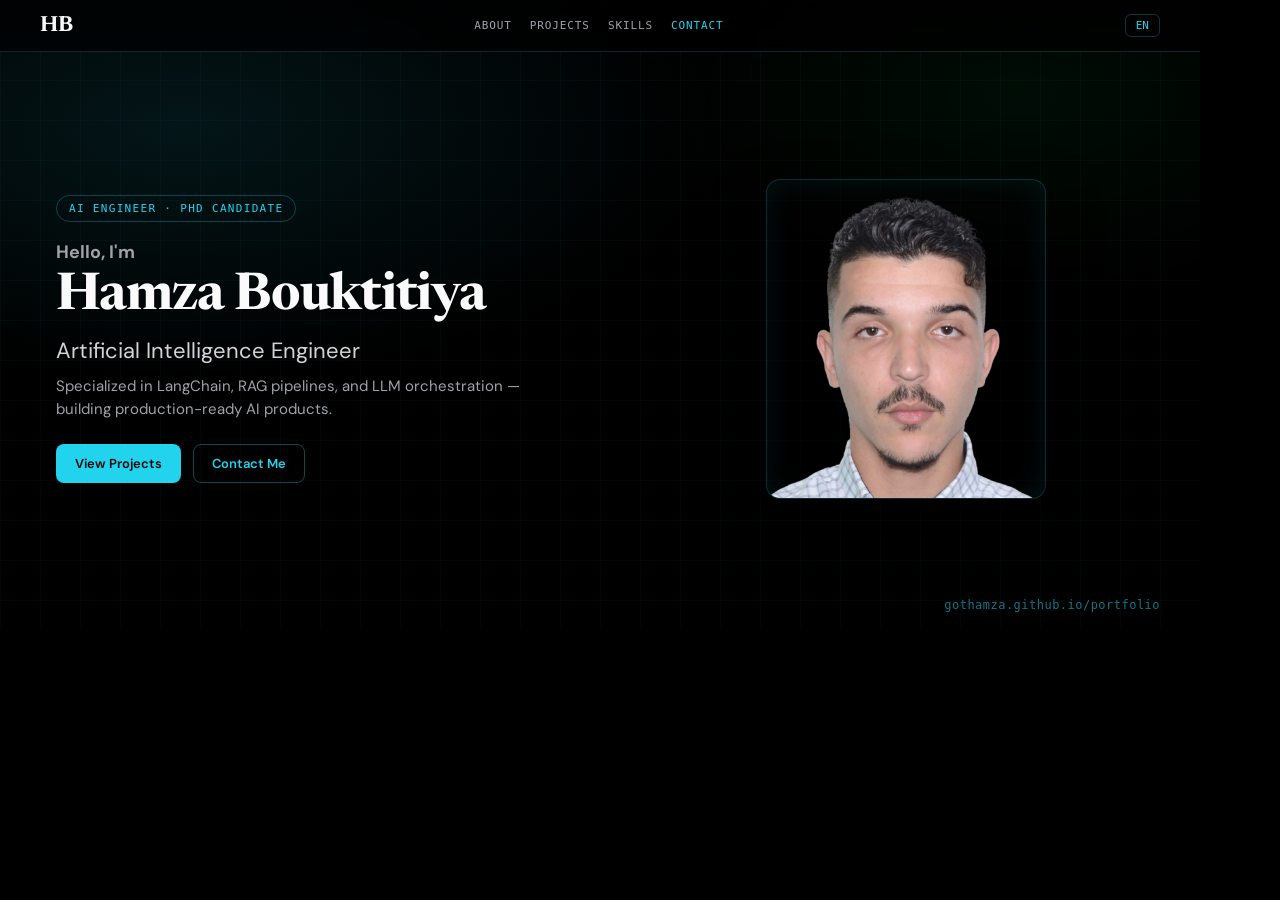
<file: og-preview.html>
<!DOCTYPE html>
<html lang="en">
<head>
    <meta charset="UTF-8">
    <title>OG Preview — Hamza Bouktitiya</title>
    <link href="https://fonts.googleapis.com/css2?family=DM+Sans:wght@400;500;600;700&family=Newsreader:wght@400;600;700&display=swap" rel="stylesheet">
    <style>
        * { margin: 0; padding: 0; box-sizing: border-box; }

        html, body {
            width: 1200px;
            height: 630px;
            overflow: hidden;
        }

        body {
            font-family: 'DM Sans', sans-serif;
            background: #000000;
            color: #fafafa;
        }

        .og-canvas {
            position: relative;
            width: 1200px;
            height: 630px;
            overflow: hidden;
            background:
                linear-gradient(90deg, rgba(34, 211, 238, 0.03) 1px, transparent 1px) 0 0 / 40px 40px,
                linear-gradient(rgba(34, 211, 238, 0.03) 1px, transparent 1px) 0 0 / 40px 40px,
                radial-gradient(900px 420px at 15% 20%, rgba(34, 211, 238, 0.1), transparent 60%),
                radial-gradient(700px 360px at 85% 15%, rgba(0, 255, 102, 0.05), transparent 55%),
                #000000;
        }

        .og-nav {
            position: absolute;
            top: 0;
            left: 0;
            right: 0;
            height: 52px;
            display: flex;
            align-items: center;
            justify-content: space-between;
            padding: 0 40px;
            background: rgba(0, 0, 0, 0.72);
            border-bottom: 1px solid rgba(34, 211, 238, 0.18);
            backdrop-filter: blur(8px);
        }

        .og-logo {
            font-family: 'Newsreader', serif;
            font-size: 22px;
            font-weight: 700;
            color: #fafafa;
        }

        .og-nav-links {
            display: flex;
            gap: 18px;
            font-size: 11px;
            text-transform: uppercase;
            letter-spacing: 0.08em;
            color: #a1a1aa;
            font-family: ui-monospace, monospace;
        }

        .og-nav-links span.active {
            color: #22d3ee;
        }

        .og-lang {
            font-size: 11px;
            font-family: ui-monospace, monospace;
            color: #22d3ee;
            border: 1px solid rgba(34, 211, 238, 0.25);
            border-radius: 6px;
            padding: 4px 10px;
        }

        .og-hero {
            position: absolute;
            inset: 52px 0 0;
            display: grid;
            grid-template-columns: 1.1fr 0.9fr;
            align-items: center;
            gap: 32px;
            padding: 36px 56px 40px;
        }

        .og-copy {
            max-width: 620px;
        }

        .og-badge {
            display: inline-block;
            font-size: 11px;
            letter-spacing: 0.12em;
            text-transform: uppercase;
            color: #22d3ee;
            border: 1px solid rgba(34, 211, 238, 0.28);
            border-radius: 999px;
            padding: 6px 12px;
            margin-bottom: 18px;
            font-family: ui-monospace, monospace;
        }

        .og-greeting {
            display: block;
            font-size: 18px;
            color: #a1a1aa;
            margin-bottom: 6px;
        }

        .og-name {
            display: block;
            font-family: 'Newsreader', serif;
            font-size: 52px;
            font-weight: 700;
            line-height: 1.05;
            letter-spacing: -0.02em;
            margin-bottom: 12px;
        }

        .og-subtitle {
            font-size: 22px;
            color: #d4d4d8;
            margin-bottom: 10px;
        }

        .og-desc {
            font-size: 15px;
            line-height: 1.5;
            color: #a1a1aa;
            margin-bottom: 24px;
            max-width: 520px;
        }

        .og-buttons {
            display: flex;
            gap: 12px;
            flex-wrap: wrap;
        }

        .og-btn {
            font-size: 13px;
            font-weight: 600;
            padding: 10px 18px;
            border-radius: 8px;
            border: 1px solid transparent;
        }

        .og-btn-primary {
            background: #22d3ee;
            color: #09090b;
        }

        .og-btn-secondary {
            background: transparent;
            color: #22d3ee;
            border-color: rgba(34, 211, 238, 0.35);
        }

        .og-photo-wrap {
            display: flex;
            justify-content: center;
            align-items: center;
        }

        .og-photo-frame {
            width: 280px;
            height: 320px;
            border-radius: 14px;
            overflow: hidden;
            border: 1px solid rgba(34, 211, 238, 0.22);
            box-shadow:
                inset 0 0 28px rgba(34, 211, 238, 0.08),
                0 20px 50px rgba(0, 0, 0, 0.55);
            background: rgba(0, 0, 0, 0.4);
        }

        .og-photo-frame img {
            width: 100%;
            height: 100%;
            object-fit: cover;
            display: block;
        }

        .og-url {
            position: absolute;
            bottom: 18px;
            right: 40px;
            font-size: 12px;
            font-family: ui-monospace, monospace;
            color: rgba(34, 211, 238, 0.55);
            letter-spacing: 0.04em;
        }
    </style>
</head>
<body>
    <div class="og-canvas">
        <header class="og-nav">
            <div class="og-logo">HB</div>
            <nav class="og-nav-links" aria-hidden="true">
                <span>About</span>
                <span>Projects</span>
                <span>Skills</span>
                <span class="active">Contact</span>
            </nav>
            <div class="og-lang">EN</div>
        </header>

        <div class="og-hero">
            <div class="og-copy">
                <span class="og-badge">AI Engineer · PhD Candidate</span>
                <h1>
                    <span class="og-greeting">Hello, I'm</span>
                    <span class="og-name">Hamza Bouktitiya</span>
                </h1>
                <p class="og-subtitle">Artificial Intelligence Engineer</p>
                <p class="og-desc">Specialized in LangChain, RAG pipelines, and LLM orchestration — building production-ready AI products.</p>
                <div class="og-buttons">
                    <span class="og-btn og-btn-primary">View Projects</span>
                    <span class="og-btn og-btn-secondary">Contact Me</span>
                </div>
            </div>
            <div class="og-photo-wrap">
                <div class="og-photo-frame">
                    <img src="images/profile-photo-removebg.png" alt="Hamza Bouktitiya">
                </div>
            </div>
        </div>

        <div class="og-url">gothamza.github.io/portfolio</div>
    </div>
</body>
</html>
</file>
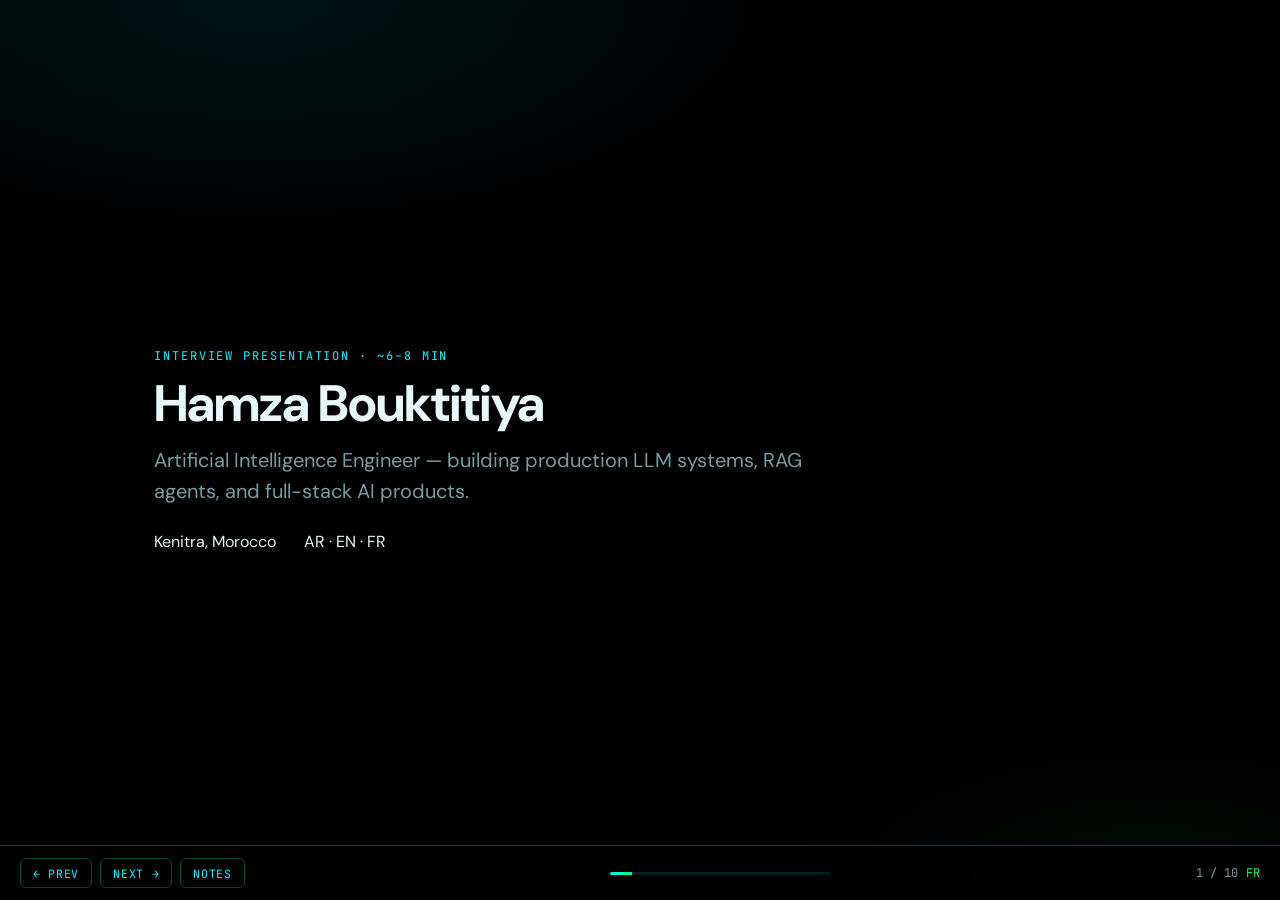
<file: interview-presentation/interview-en.html>
<!DOCTYPE html>
<html lang="en">
<head>
  <meta charset="UTF-8">
  <meta name="viewport" content="width=device-width, initial-scale=1.0">
  <title>Hamza Bouktitiya — Interview Presentation (EN)</title>
  <link rel="preconnect" href="https://fonts.googleapis.com">
  <link href="https://fonts.googleapis.com/css2?family=DM+Sans:wght@400;500;600;700&family=JetBrains+Mono:wght@400;500&display=swap" rel="stylesheet">
  <style>
    :root {
      --bg: #000000;
      --panel: rgba(0, 243, 255, 0.04);
      --cyan: #00f3ff;
      --green: #00ff66;
      --text: #e8f7fa;
      --muted: #7a9aa3;
      --border: rgba(0, 243, 255, 0.28);
    }
    * { box-sizing: border-box; margin: 0; padding: 0; }
    html, body {
      height: 100%;
      background: var(--bg);
      color: var(--text);
      font-family: "DM Sans", sans-serif;
      overflow: hidden;
    }
    body::before {
      content: "";
      position: fixed;
      inset: 0;
      background:
        radial-gradient(ellipse 80% 50% at 20% 0%, rgba(0, 243, 255, 0.08), transparent 55%),
        radial-gradient(ellipse 60% 40% at 90% 100%, rgba(0, 255, 102, 0.05), transparent 50%);
      pointer-events: none;
      z-index: 0;
    }
    .deck { position: relative; z-index: 1; height: 100%; }
    .slide {
      display: none;
      height: 100%;
      padding: clamp(1.5rem, 4vw, 3rem) clamp(1.5rem, 5vw, 4rem);
      flex-direction: column;
      justify-content: center;
      max-width: 1100px;
      margin: 0 auto;
    }
    .slide.active { display: flex; animation: in 0.35s ease; }
    @keyframes in {
      from { opacity: 0; transform: translateY(12px); }
      to { opacity: 1; transform: none; }
    }
    .eyebrow {
      font-family: "JetBrains Mono", monospace;
      font-size: 0.75rem;
      letter-spacing: 0.16em;
      text-transform: uppercase;
      color: var(--cyan);
      margin-bottom: 0.75rem;
    }
    h1 {
      font-size: clamp(2rem, 5vw, 3.2rem);
      line-height: 1.1;
      font-weight: 700;
      margin-bottom: 0.75rem;
    }
    h2 {
      font-size: clamp(1.6rem, 3.5vw, 2.4rem);
      font-weight: 700;
      margin-bottom: 1.25rem;
      color: var(--text);
    }
    h2 span { color: var(--cyan); }
    .lead {
      font-size: clamp(1.05rem, 2vw, 1.25rem);
      color: var(--muted);
      max-width: 42rem;
      line-height: 1.55;
    }
    .panel {
      background: var(--panel);
      border: 1px solid var(--border);
      border-radius: 10px;
      padding: 1.1rem 1.25rem;
      box-shadow: 0 0 24px rgba(0, 243, 255, 0.06);
    }
    .grid-2 {
      display: grid;
      grid-template-columns: 1fr 1fr;
      gap: 1rem;
    }
    @media (max-width: 720px) {
      .grid-2 { grid-template-columns: 1fr; }
    }
    ul.bullets {
      list-style: none;
      display: flex;
      flex-direction: column;
      gap: 0.65rem;
    }
    ul.bullets li {
      position: relative;
      padding-left: 1.15rem;
      line-height: 1.45;
      font-size: 1.05rem;
    }
    ul.bullets li::before {
      content: "";
      position: absolute;
      left: 0;
      top: 0.55em;
      width: 6px;
      height: 6px;
      border-radius: 50%;
      background: var(--green);
      box-shadow: 0 0 8px var(--green);
    }
    .tags { display: flex; flex-wrap: wrap; gap: 0.45rem; margin-top: 0.75rem; }
    .tag {
      font-family: "JetBrains Mono", monospace;
      font-size: 0.72rem;
      letter-spacing: 0.04em;
      padding: 0.35rem 0.6rem;
      border: 1px solid var(--border);
      border-radius: 999px;
      color: var(--cyan);
    }
    .meta { color: var(--muted); font-size: 0.95rem; margin-bottom: 0.5rem; }
    .role { color: var(--green); font-weight: 600; }
    .notes {
      margin-top: 1.25rem;
      padding-top: 0.9rem;
      border-top: 1px dashed rgba(0, 243, 255, 0.2);
      font-size: 0.88rem;
      color: var(--muted);
      line-height: 1.5;
    }
    .notes strong { color: var(--cyan); font-weight: 600; }
    .notes.hidden { display: none; }
    .hud-bar {
      position: fixed;
      bottom: 0;
      left: 0;
      right: 0;
      z-index: 10;
      display: flex;
      align-items: center;
      justify-content: space-between;
      gap: 1rem;
      padding: 0.75rem 1.25rem;
      background: rgba(0, 0, 0, 0.85);
      border-top: 1px solid var(--border);
      backdrop-filter: blur(8px);
      font-family: "JetBrains Mono", monospace;
      font-size: 0.75rem;
      color: var(--muted);
    }
    .hud-bar button {
      background: transparent;
      border: 1px solid var(--border);
      color: var(--cyan);
      padding: 0.4rem 0.75rem;
      border-radius: 6px;
      cursor: pointer;
      font-family: inherit;
      font-size: 0.72rem;
      letter-spacing: 0.06em;
      text-transform: uppercase;
    }
    .hud-bar button:hover { background: rgba(0, 243, 255, 0.1); }
    .hud-actions { display: flex; gap: 0.5rem; align-items: center; }
    a.lang-link {
      color: var(--green);
      text-decoration: none;
      border-bottom: 1px solid transparent;
    }
    a.lang-link:hover { border-bottom-color: var(--green); }
    .progress {
      flex: 1;
      height: 3px;
      background: rgba(0, 243, 255, 0.12);
      border-radius: 2px;
      overflow: hidden;
      max-width: 220px;
    }
    .progress > span {
      display: block;
      height: 100%;
      background: linear-gradient(90deg, var(--cyan), var(--green));
      width: 0%;
      transition: width 0.25s ease;
    }
    .contact-row { margin-top: 1.5rem; display: flex; flex-wrap: wrap; gap: 1rem 1.75rem; }
    .contact-row a { color: var(--cyan); text-decoration: none; }
    .contact-row a:hover { color: var(--green); }
    .big-name { letter-spacing: -0.02em; }
    .quote {
      font-size: 1.15rem;
      border-left: 3px solid var(--cyan);
      padding-left: 1rem;
      color: var(--text);
      max-width: 36rem;
      line-height: 1.5;
    }
  </style>
</head>
<body>
  <div class="deck" id="deck">

    <section class="slide active" data-notes="Hello, my name is Hamza Bouktitiya. I am an AI engineer based in Kenitra, Morocco. Today I will walk you through my background, experience, and what I can bring to your team.">
      <p class="eyebrow">Interview presentation · ~6–8 min</p>
      <h1 class="big-name">Hamza Bouktitiya</h1>
      <p class="lead">Artificial Intelligence Engineer — building production LLM systems, RAG agents, and full-stack AI products.</p>
      <div class="contact-row">
        <span>Kenitra, Morocco</span>
        <span>AR · EN · FR</span>
      </div>
    </section>

    <section class="slide" data-notes="I build AI that ships: not only models, but APIs, UIs, security, and deployment. I like owning the full path from idea to production.">
      <p class="eyebrow">01 — About me</p>
      <h2>Who I <span>am</span></h2>
      <p class="quote">I turn AI research into usable products: RAG, agents, APIs, and clean interfaces — with Docker and real deployment.</p>
      <div class="grid-2" style="margin-top:1.5rem;">
        <div class="panel">
          <ul class="bullets">
            <li>Focus: LLMs, NLP, RAG, agent workflows</li>
            <li>Also: computer vision & classical ML</li>
            <li>Full-stack delivery (Next.js + FastAPI)</li>
          </ul>
        </div>
        <div class="panel">
          <ul class="bullets">
            <li>Solo end-to-end ownership</li>
            <li>Enterprise / ERP context (Odoo)</li>
            <li>Client-facing consulting mindset</li>
          </ul>
        </div>
      </div>
    </section>

    <section class="slide" data-notes="I hold a Master in AI and Virtual Reality and a Bachelor in Math and Computer Science from Ibn Tofail University.">
      <p class="eyebrow">02 — Education</p>
      <h2>Academic <span>background</span></h2>
      <div class="panel" style="margin-bottom:1rem;">
        <p class="role">Master — Artificial Intelligence & Virtual Reality</p>
        <p class="meta">2022 – 2024 · Ibn Tofail University, Kenitra</p>
      </div>
      <div class="panel" style="margin-bottom:1rem;">
        <p class="role">Bachelor — Mathematical & Computer Science</p>
        <p class="meta">2018 – 2022 · Ibn Tofail University, Kenitra</p>
      </div>
      <div class="panel">
        <p class="role">Baccalaureate — Mathematical Sciences</p>
        <p class="meta">2017 – 2018 · Sidi Aissa High School</p>
      </div>
    </section>

    <section class="slide" data-notes="At Obystech I worked as an AI developer. I helped companies find where AI creates value, especially with ERP like Odoo, and I also built the solutions myself.">
      <p class="eyebrow">03 — Experience · latest</p>
      <h2>AI Developer — <span>Obystech</span></h2>
      <p class="meta">April 2025 – October 2026 · Rabat</p>
      <ul class="bullets">
        <li>Advise enterprises on AI adoption: ML, deep learning, NLP</li>
        <li>Identify use cases across CRM, sales, inventory, HR</li>
        <li>Prototype NLP/ML solutions integrated with <strong>Odoo ERP</strong></li>
        <li>Deliver NLP assistants that trigger ERP actions in natural language</li>
      </ul>
      <div class="tags">
        <span class="tag">Consulting</span>
        <span class="tag">Odoo</span>
        <span class="tag">NLP</span>
        <span class="tag">Enterprise AI</span>
      </div>
    </section>

    <section class="slide" data-notes="My flagship delivery was a multi-department AI agent platform I built alone: Next.js front end, FastAPI and LangGraph back end, RAG, security, and Docker deployment on a VPS.">
      <p class="eyebrow">03b — Flagship delivery</p>
      <h2>Multi-dept <span>AI platform</span></h2>
      <p class="meta">Solo project · HR · Finance · Management · IT</p>
      <div class="grid-2">
        <div class="panel">
          <ul class="bullets">
            <li>Next.js multi-chat UI, RAG toggle, team workspaces</li>
            <li>FastAPI + LangGraph RAG (HF embeddings, hybrid search, MCP)</li>
            <li>PostgreSQL memory · ChromaDB vector store</li>
          </ul>
        </div>
        <div class="panel">
          <ul class="bullets">
            <li>JWT/OAuth2 + role-based access</li>
            <li>Docker Compose multi-service stack</li>
            <li>VPS deploy: reverse proxy, SSL, zero-downtime</li>
          </ul>
        </div>
      </div>
      <div class="tags">
        <span class="tag">Next.js</span>
        <span class="tag">FastAPI</span>
        <span class="tag">LangGraph</span>
        <span class="tag">RAG</span>
        <span class="tag">Docker</span>
      </div>
    </section>

    <section class="slide" data-notes="Before that, at Verve I worked on energy forecasting with LSTM, image generation with Stable Diffusion, and RAG with FastAPI authentication.">
      <p class="eyebrow">04 — Earlier experience</p>
      <h2>Path to <span>production AI</span></h2>
      <div class="panel" style="margin-bottom:1rem;">
        <p class="role">AI Intern — Verve Technologie, Casablanca</p>
        <p class="meta">Feb 2024 – Aug 2024</p>
        <ul class="bullets" style="margin-top:0.6rem;">
          <li>LSTM energy-consumption forecasting</li>
          <li>Stable Diffusion 1.5 endpoints + RAG over Wikipedia/PDF</li>
          <li>FastAPI JWT auth and user management</li>
        </ul>
      </div>
      <div class="panel">
        <p class="role">Web Dev Intern — Ibn Tofail University</p>
        <p class="meta">Mar 2022 – Jun 2022 · Gym management app (PHP, JS, MySQL)</p>
      </div>
    </section>

    <section class="slide" data-notes="A few projects that show range: assessment with LLMs and metrics, computer vision playground, local language QA, and a client marketing site in three languages.">
      <p class="eyebrow">05 — Selected projects</p>
      <h2>Work that <span>shows range</span></h2>
      <div class="grid-2">
        <div class="panel">
          <p class="role">Intelligent Assessment System</p>
          <p class="meta">LLM/RAG exams, evaluation, feedback · BLEU/ROUGE/BERTScore</p>
        </div>
        <div class="panel">
          <p class="role">Computer Vision Playground</p>
          <p class="meta">MTCNN, LBPH, YOLOv8, MediaPipe · Streamlit + Docker</p>
        </div>
        <div class="panel">
          <p class="role">Darija Q&A</p>
          <p class="meta">Bilingual Moroccan Darija / English · Transformers & LSTM</p>
        </div>
        <div class="panel">
          <p class="role">Centre Souifi (ongoing)</p>
          <p class="meta">Trilingual marketing site · AR/FR/EN · RTL · GitHub Pages</p>
        </div>
      </div>
    </section>

    <section class="slide" data-notes="My stack covers AI and MLOps plus modern web. I am comfortable owning both the model side and the product side.">
      <p class="eyebrow">06 — Skills</p>
      <h2>Technical <span>toolbox</span></h2>
      <div class="grid-2">
        <div class="panel">
          <p class="role">AI / ML</p>
          <div class="tags">
            <span class="tag">PyTorch</span><span class="tag">LangChain</span><span class="tag">LangGraph</span>
            <span class="tag">RAG</span><span class="tag">NLP</span><span class="tag">CV</span>
          </div>
        </div>
        <div class="panel">
          <p class="role">Backend & data</p>
          <div class="tags">
            <span class="tag">FastAPI</span><span class="tag">Python</span><span class="tag">PostgreSQL</span>
            <span class="tag">JWT</span><span class="tag">Pandas</span>
          </div>
        </div>
        <div class="panel">
          <p class="role">Frontend</p>
          <div class="tags">
            <span class="tag">Next.js</span><span class="tag">React</span><span class="tag">TypeScript</span>
            <span class="tag">Tailwind</span>
          </div>
        </div>
        <div class="panel">
          <p class="role">Ops</p>
          <div class="tags">
            <span class="tag">Docker</span><span class="tag">Nginx</span><span class="tag">VPS</span><span class="tag">Git</span>
          </div>
        </div>
      </div>
    </section>

    <section class="slide" data-notes="Beyond code: hackathons, club founding, and public talks. I communicate in Arabic, English, and French.">
      <p class="eyebrow">07 — Beyond the code</p>
      <h2>Community & <span>languages</span></h2>
      <ul class="bullets">
        <li><strong>DyslexAI Hackathon</strong> — Top 3 (Al Akhawayn University)</li>
        <li><strong>ThinkAI Hackathon</strong> — 1337 Coding School</li>
        <li>Co-founder — Pragnomos Club</li>
        <li>ML talk — Agora event</li>
      </ul>
      <div class="panel" style="margin-top:1.25rem;">
        <p><strong style="color:var(--cyan)">Languages:</strong> Arabic (native) · English (C1) · French (B2)</p>
      </div>
    </section>

    <section class="slide" data-notes="I am looking for a role where I can build AI products end to end, learn from a strong team, and create real business impact. Happy to answer your questions.">
      <p class="eyebrow">08 — Closing</p>
      <h2>What I am <span>looking for</span></h2>
      <ul class="bullets">
        <li>Roles in AI engineering, LLM/RAG products, or applied NLP</li>
        <li>Teams that ship to production and care about UX + reliability</li>
        <li>Opportunity to grow while owning meaningful features</li>
      </ul>
      <p class="lead" style="margin-top:1.5rem;">Thank you — happy to take your questions.</p>
      <div class="contact-row">
        <a href="mailto:bouktitiya.hamza.post@gmail.com">bouktitiya.hamza.post@gmail.com</a>
        <a href="https://gothamza.github.io/portfolio/" target="_blank" rel="noopener">Portfolio</a>
        <a href="https://github.com/gothamza" target="_blank" rel="noopener">GitHub</a>
        <a href="https://www.linkedin.com/in/hamza-bouktitiya-604471253/" target="_blank" rel="noopener">LinkedIn</a>
      </div>
    </section>

  </div>

  <div class="hud-bar">
    <div class="hud-actions">
      <button type="button" id="prev" aria-label="Previous">← Prev</button>
      <button type="button" id="next" aria-label="Next">Next →</button>
      <button type="button" id="toggle-notes">Notes</button>
    </div>
    <div class="progress" aria-hidden="true"><span id="bar"></span></div>
    <div class="hud-actions">
      <span id="counter">1 / 10</span>
      <a class="lang-link" href="interview-fr.html">FR</a>
    </div>
  </div>

  <script>
    const slides = [...document.querySelectorAll(".slide")];
    const counter = document.getElementById("counter");
    const bar = document.getElementById("bar");
    let i = 0;
    let notesOn = false;

    function ensureNotes() {
      slides.forEach((s) => {
        let n = s.querySelector(".notes");
        if (!n) {
          n = document.createElement("p");
          n.className = "notes hidden";
          n.innerHTML = "<strong>Say:</strong> " + (s.dataset.notes || "");
          s.appendChild(n);
        }
        n.classList.toggle("hidden", !notesOn);
      });
    }

    function show(n) {
      i = Math.max(0, Math.min(slides.length - 1, n));
      slides.forEach((s, idx) => s.classList.toggle("active", idx === i));
      counter.textContent = (i + 1) + " / " + slides.length;
      bar.style.width = ((i + 1) / slides.length * 100) + "%";
      ensureNotes();
    }

    document.getElementById("prev").onclick = () => show(i - 1);
    document.getElementById("next").onclick = () => show(i + 1);
    document.getElementById("toggle-notes").onclick = () => {
      notesOn = !notesOn;
      ensureNotes();
    };

    document.addEventListener("keydown", (e) => {
      if (["ArrowRight", "ArrowDown", " ", "PageDown"].includes(e.key)) {
        e.preventDefault();
        show(i + 1);
      } else if (["ArrowLeft", "ArrowUp", "PageUp"].includes(e.key)) {
        e.preventDefault();
        show(i - 1);
      } else if (e.key === "n" || e.key === "N") {
        notesOn = !notesOn;
        ensureNotes();
      } else if (e.key === "Home") show(0);
      else if (e.key === "End") show(slides.length - 1);
    });

    show(0);
  </script>
</body>
</html>
</file>
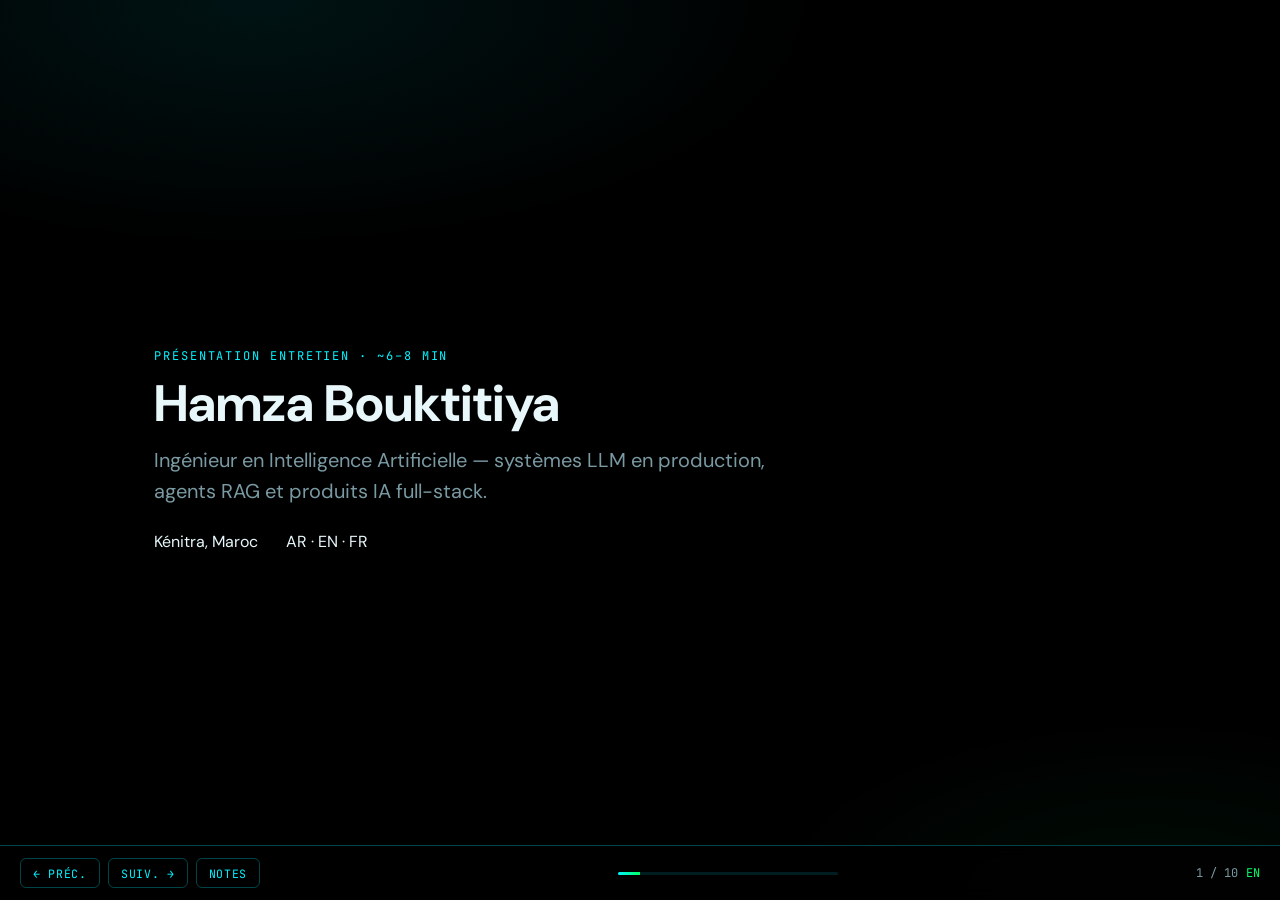
<file: interview-presentation/interview-fr.html>
<!DOCTYPE html>
<html lang="fr">
<head>
  <meta charset="UTF-8">
  <meta name="viewport" content="width=device-width, initial-scale=1.0">
  <title>Hamza Bouktitiya — Présentation entretien (FR)</title>
  <link rel="preconnect" href="https://fonts.googleapis.com">
  <link href="https://fonts.googleapis.com/css2?family=DM+Sans:wght@400;500;600;700&family=JetBrains+Mono:wght@400;500&display=swap" rel="stylesheet">
  <style>
    :root {
      --bg: #000000;
      --panel: rgba(0, 243, 255, 0.04);
      --cyan: #00f3ff;
      --green: #00ff66;
      --text: #e8f7fa;
      --muted: #7a9aa3;
      --border: rgba(0, 243, 255, 0.28);
    }
    * { box-sizing: border-box; margin: 0; padding: 0; }
    html, body {
      height: 100%;
      background: var(--bg);
      color: var(--text);
      font-family: "DM Sans", sans-serif;
      overflow: hidden;
    }
    body::before {
      content: "";
      position: fixed;
      inset: 0;
      background:
        radial-gradient(ellipse 80% 50% at 20% 0%, rgba(0, 243, 255, 0.08), transparent 55%),
        radial-gradient(ellipse 60% 40% at 90% 100%, rgba(0, 255, 102, 0.05), transparent 50%);
      pointer-events: none;
      z-index: 0;
    }
    .deck { position: relative; z-index: 1; height: 100%; }
    .slide {
      display: none;
      height: 100%;
      padding: clamp(1.5rem, 4vw, 3rem) clamp(1.5rem, 5vw, 4rem);
      flex-direction: column;
      justify-content: center;
      max-width: 1100px;
      margin: 0 auto;
    }
    .slide.active { display: flex; animation: in 0.35s ease; }
    @keyframes in {
      from { opacity: 0; transform: translateY(12px); }
      to { opacity: 1; transform: none; }
    }
    .eyebrow {
      font-family: "JetBrains Mono", monospace;
      font-size: 0.75rem;
      letter-spacing: 0.16em;
      text-transform: uppercase;
      color: var(--cyan);
      margin-bottom: 0.75rem;
    }
    h1 {
      font-size: clamp(2rem, 5vw, 3.2rem);
      line-height: 1.1;
      font-weight: 700;
      margin-bottom: 0.75rem;
    }
    h2 {
      font-size: clamp(1.6rem, 3.5vw, 2.4rem);
      font-weight: 700;
      margin-bottom: 1.25rem;
    }
    h2 span { color: var(--cyan); }
    .lead {
      font-size: clamp(1.05rem, 2vw, 1.25rem);
      color: var(--muted);
      max-width: 42rem;
      line-height: 1.55;
    }
    .panel {
      background: var(--panel);
      border: 1px solid var(--border);
      border-radius: 10px;
      padding: 1.1rem 1.25rem;
      box-shadow: 0 0 24px rgba(0, 243, 255, 0.06);
    }
    .grid-2 {
      display: grid;
      grid-template-columns: 1fr 1fr;
      gap: 1rem;
    }
    @media (max-width: 720px) {
      .grid-2 { grid-template-columns: 1fr; }
    }
    ul.bullets {
      list-style: none;
      display: flex;
      flex-direction: column;
      gap: 0.65rem;
    }
    ul.bullets li {
      position: relative;
      padding-left: 1.15rem;
      line-height: 1.45;
      font-size: 1.05rem;
    }
    ul.bullets li::before {
      content: "";
      position: absolute;
      left: 0;
      top: 0.55em;
      width: 6px;
      height: 6px;
      border-radius: 50%;
      background: var(--green);
      box-shadow: 0 0 8px var(--green);
    }
    .tags { display: flex; flex-wrap: wrap; gap: 0.45rem; margin-top: 0.75rem; }
    .tag {
      font-family: "JetBrains Mono", monospace;
      font-size: 0.72rem;
      letter-spacing: 0.04em;
      padding: 0.35rem 0.6rem;
      border: 1px solid var(--border);
      border-radius: 999px;
      color: var(--cyan);
    }
    .meta { color: var(--muted); font-size: 0.95rem; margin-bottom: 0.5rem; }
    .role { color: var(--green); font-weight: 600; }
    .notes {
      margin-top: 1.25rem;
      padding-top: 0.9rem;
      border-top: 1px dashed rgba(0, 243, 255, 0.2);
      font-size: 0.88rem;
      color: var(--muted);
      line-height: 1.5;
    }
    .notes strong { color: var(--cyan); font-weight: 600; }
    .notes.hidden { display: none; }
    .hud-bar {
      position: fixed;
      bottom: 0;
      left: 0;
      right: 0;
      z-index: 10;
      display: flex;
      align-items: center;
      justify-content: space-between;
      gap: 1rem;
      padding: 0.75rem 1.25rem;
      background: rgba(0, 0, 0, 0.85);
      border-top: 1px solid var(--border);
      backdrop-filter: blur(8px);
      font-family: "JetBrains Mono", monospace;
      font-size: 0.75rem;
      color: var(--muted);
    }
    .hud-bar button {
      background: transparent;
      border: 1px solid var(--border);
      color: var(--cyan);
      padding: 0.4rem 0.75rem;
      border-radius: 6px;
      cursor: pointer;
      font-family: inherit;
      font-size: 0.72rem;
      letter-spacing: 0.06em;
      text-transform: uppercase;
    }
    .hud-bar button:hover { background: rgba(0, 243, 255, 0.1); }
    .hud-actions { display: flex; gap: 0.5rem; align-items: center; }
    a.lang-link {
      color: var(--green);
      text-decoration: none;
    }
    a.lang-link:hover { text-decoration: underline; }
    .progress {
      flex: 1;
      height: 3px;
      background: rgba(0, 243, 255, 0.12);
      border-radius: 2px;
      overflow: hidden;
      max-width: 220px;
    }
    .progress > span {
      display: block;
      height: 100%;
      background: linear-gradient(90deg, var(--cyan), var(--green));
      width: 0%;
      transition: width 0.25s ease;
    }
    .contact-row { margin-top: 1.5rem; display: flex; flex-wrap: wrap; gap: 1rem 1.75rem; }
    .contact-row a { color: var(--cyan); text-decoration: none; }
    .contact-row a:hover { color: var(--green); }
    .quote {
      font-size: 1.15rem;
      border-left: 3px solid var(--cyan);
      padding-left: 1rem;
      line-height: 1.5;
      max-width: 36rem;
    }
  </style>
</head>
<body>
  <div class="deck" id="deck">

    <section class="slide active" data-notes="Bonjour, je m'appelle Hamza Bouktitiya. Je suis ingénieur en intelligence artificielle, basé à Kénitra. Je vais vous présenter mon parcours, mon expérience et ce que je peux apporter à votre équipe.">
      <p class="eyebrow">Présentation entretien · ~6–8 min</p>
      <h1>Hamza Bouktitiya</h1>
      <p class="lead">Ingénieur en Intelligence Artificielle — systèmes LLM en production, agents RAG et produits IA full-stack.</p>
      <div class="contact-row">
        <span>Kénitra, Maroc</span>
        <span>AR · EN · FR</span>
      </div>
    </section>

    <section class="slide" data-notes="Je construis de l'IA qui va jusqu'en production : pas seulement des modèles, mais des APIs, des interfaces, la sécurité et le déploiement. J'aime porter le projet de bout en bout.">
      <p class="eyebrow">01 — À propos</p>
      <h2>Qui je <span>suis</span></h2>
      <p class="quote">Je transforme l'IA en produits utilisables : RAG, agents, APIs et interfaces claires — avec Docker et un vrai déploiement.</p>
      <div class="grid-2" style="margin-top:1.5rem;">
        <div class="panel">
          <ul class="bullets">
            <li>Focus : LLMs, NLP, RAG, workflows d'agents</li>
            <li>Aussi : vision par ordinateur & ML classique</li>
            <li>Livraison full-stack (Next.js + FastAPI)</li>
          </ul>
        </div>
        <div class="panel">
          <ul class="bullets">
            <li>Autonomie de bout en bout</li>
            <li>Contexte entreprise / ERP (Odoo)</li>
            <li>Posture conseil client</li>
          </ul>
        </div>
      </div>
    </section>

    <section class="slide" data-notes="J'ai un Master en IA et Réalité Virtuelle et une Licence en Sciences Mathématiques et Informatique à l'Université Ibn Tofail.">
      <p class="eyebrow">02 — Formation</p>
      <h2>Parcours <span>académique</span></h2>
      <div class="panel" style="margin-bottom:1rem;">
        <p class="role">Master — Intelligence Artificielle & Réalité Virtuelle</p>
        <p class="meta">2022 – 2024 · Université Ibn Tofail, Kénitra</p>
      </div>
      <div class="panel" style="margin-bottom:1rem;">
        <p class="role">Licence — Sciences Mathématiques & Informatique</p>
        <p class="meta">2018 – 2022 · Université Ibn Tofail, Kénitra</p>
      </div>
      <div class="panel">
        <p class="role">Baccalauréat — Sciences Mathématiques</p>
        <p class="meta">2017 – 2018 · Lycée Sidi Aissa</p>
      </div>
    </section>

    <section class="slide" data-notes="Chez Obystech, j'ai travaillé comme développeur IA. J'aidais les entreprises à trouver où l'IA crée de la valeur, notamment avec des ERP comme Odoo, et je construisais aussi les solutions.">
      <p class="eyebrow">03 — Expérience · récente</p>
      <h2>Développeur IA — <span>Obystech</span></h2>
      <p class="meta">Avril 2025 – Octobre 2026 · Rabat</p>
      <ul class="bullets">
        <li>Conseil en adoption de l'IA : ML, deep learning, NLP</li>
        <li>Cas d'usage : CRM, ventes, inventaire, RH</li>
        <li>Prototypes NLP/ML intégrés à <strong>Odoo ERP</strong></li>
        <li>Assistants NLP pour déclencher des actions ERP en langage naturel</li>
      </ul>
      <div class="tags">
        <span class="tag">Conseil</span>
        <span class="tag">Odoo</span>
        <span class="tag">NLP</span>
        <span class="tag">IA entreprise</span>
      </div>
    </section>

    <section class="slide" data-notes="Ma livraison phare : une plateforme d'agents IA multi-départements construite en solo — front Next.js, back FastAPI/LangGraph, RAG, sécurité, et déploiement Docker sur VPS.">
      <p class="eyebrow">03b — Livraison phare</p>
      <h2>Plateforme IA <span>multi-départements</span></h2>
      <p class="meta">Projet solo · RH · Finance · Management · IT</p>
      <div class="grid-2">
        <div class="panel">
          <ul class="bullets">
            <li>UI multi-chat Next.js, bascule RAG, espaces d'équipe</li>
            <li>Pipeline RAG FastAPI + LangGraph (embeddings HF, MCP)</li>
            <li>Mémoire PostgreSQL · ChromaDB</li>
          </ul>
        </div>
        <div class="panel">
          <ul class="bullets">
            <li>JWT/OAuth2 + contrôle d'accès par rôles</li>
            <li>Stack Docker Compose multi-services</li>
            <li>VPS : proxy inverse, SSL, zero-downtime</li>
          </ul>
        </div>
      </div>
      <div class="tags">
        <span class="tag">Next.js</span>
        <span class="tag">FastAPI</span>
        <span class="tag">LangGraph</span>
        <span class="tag">RAG</span>
        <span class="tag">Docker</span>
      </div>
    </section>

    <section class="slide" data-notes="Avant cela, chez Verve : prévision énergétique LSTM, génération d'images Stable Diffusion, et RAG avec authentification FastAPI.">
      <p class="eyebrow">04 — Expériences précédentes</p>
      <h2>Vers l'IA en <span>production</span></h2>
      <div class="panel" style="margin-bottom:1rem;">
        <p class="role">Stagiaire IA — Verve Technologie, Casablanca</p>
        <p class="meta">Fév. 2024 – Août 2024</p>
        <ul class="bullets" style="margin-top:0.6rem;">
          <li>Prévision de consommation énergétique (LSTM)</li>
          <li>Endpoints Stable Diffusion 1.5 + RAG Wikipédia/PDF</li>
          <li>Auth JWT et gestion utilisateurs FastAPI</li>
        </ul>
      </div>
      <div class="panel">
        <p class="role">Stagiaire web — Université Ibn Tofail</p>
        <p class="meta">Mars 2022 – Juin 2022 · App gestion salle de sport (PHP, JS, MySQL)</p>
      </div>
    </section>

    <section class="slide" data-notes="Quelques projets qui montrent la diversité : évaluation LLM, vision, QA en darija, et un site client trilingue.">
      <p class="eyebrow">05 — Projets sélectionnés</p>
      <h2>Des projets qui <span>parlent</span></h2>
      <div class="grid-2">
        <div class="panel">
          <p class="role">Système Intelligent d'Évaluation</p>
          <p class="meta">Examens LLM/RAG, feedback · BLEU/ROUGE/BERTScore</p>
        </div>
        <div class="panel">
          <p class="role">Computer Vision Playground</p>
          <p class="meta">MTCNN, LBPH, YOLOv8, MediaPipe · Streamlit + Docker</p>
        </div>
        <div class="panel">
          <p class="role">QA Darija</p>
          <p class="meta">Darija / anglais · Transformers & LSTM</p>
        </div>
        <div class="panel">
          <p class="role">Centre Souifi (en cours)</p>
          <p class="meta">Site marketing trilingue · AR/FR/EN · RTL · GitHub Pages</p>
        </div>
      </div>
    </section>

    <section class="slide" data-notes="Ma stack couvre l'IA, le MLOps et le web moderne. Je suis à l'aise côté modèle et côté produit.">
      <p class="eyebrow">06 — Compétences</p>
      <h2>Boîte à <span>outils</span></h2>
      <div class="grid-2">
        <div class="panel">
          <p class="role">IA / ML</p>
          <div class="tags">
            <span class="tag">PyTorch</span><span class="tag">LangChain</span><span class="tag">LangGraph</span>
            <span class="tag">RAG</span><span class="tag">NLP</span><span class="tag">Vision</span>
          </div>
        </div>
        <div class="panel">
          <p class="role">Back-end & données</p>
          <div class="tags">
            <span class="tag">FastAPI</span><span class="tag">Python</span><span class="tag">PostgreSQL</span>
            <span class="tag">JWT</span><span class="tag">Pandas</span>
          </div>
        </div>
        <div class="panel">
          <p class="role">Front-end</p>
          <div class="tags">
            <span class="tag">Next.js</span><span class="tag">React</span><span class="tag">TypeScript</span>
            <span class="tag">Tailwind</span>
          </div>
        </div>
        <div class="panel">
          <p class="role">Ops</p>
          <div class="tags">
            <span class="tag">Docker</span><span class="tag">Nginx</span><span class="tag">VPS</span><span class="tag">Git</span>
          </div>
        </div>
      </div>
    </section>

    <section class="slide" data-notes="Au-delà du code : hackathons, club, conférences. Je communique en arabe, anglais et français.">
      <p class="eyebrow">07 — Au-delà du code</p>
      <h2>Communauté & <span>langues</span></h2>
      <ul class="bullets">
        <li><strong>Hackathon DyslexAI</strong> — Top 3 (Université Al Akhawayn)</li>
        <li><strong>Hackathon ThinkAI</strong> — École 1337</li>
        <li>Co-fondateur — club Pragnomos</li>
        <li>Présentation ML — événement Agora</li>
      </ul>
      <div class="panel" style="margin-top:1.25rem;">
        <p><strong style="color:var(--cyan)">Langues :</strong> Arabe (maternelle) · Anglais (C1) · Français (B2)</p>
      </div>
    </section>

    <section class="slide" data-notes="Je cherche un poste où construire des produits IA de bout en bout, apprendre avec une équipe solide, et créer un impact métier réel. Merci, je suis ouvert à vos questions.">
      <p class="eyebrow">08 — Clôture</p>
      <h2>Ce que je <span>recherche</span></h2>
      <ul class="bullets">
        <li>Postes en ingénierie IA, produits LLM/RAG ou NLP appliqué</li>
        <li>Équipes qui livrent en production (UX + fiabilité)</li>
        <li>Environnement où grandir en portant des sujets concrets</li>
      </ul>
      <p class="lead" style="margin-top:1.5rem;">Merci — je suis à votre disposition pour les questions.</p>
      <div class="contact-row">
        <a href="mailto:bouktitiya.hamza.post@gmail.com">bouktitiya.hamza.post@gmail.com</a>
        <a href="https://gothamza.github.io/portfolio/" target="_blank" rel="noopener">Portfolio</a>
        <a href="https://github.com/gothamza" target="_blank" rel="noopener">GitHub</a>
        <a href="https://www.linkedin.com/in/hamza-bouktitiya-604471253/" target="_blank" rel="noopener">LinkedIn</a>
      </div>
    </section>

  </div>

  <div class="hud-bar">
    <div class="hud-actions">
      <button type="button" id="prev" aria-label="Précédent">← Préc.</button>
      <button type="button" id="next" aria-label="Suivant">Suiv. →</button>
      <button type="button" id="toggle-notes">Notes</button>
    </div>
    <div class="progress" aria-hidden="true"><span id="bar"></span></div>
    <div class="hud-actions">
      <span id="counter">1 / 10</span>
      <a class="lang-link" href="interview-en.html">EN</a>
    </div>
  </div>

  <script>
    const slides = [...document.querySelectorAll(".slide")];
    const counter = document.getElementById("counter");
    const bar = document.getElementById("bar");
    let i = 0;
    let notesOn = false;

    function ensureNotes() {
      slides.forEach((s) => {
        let n = s.querySelector(".notes");
        if (!n) {
          n = document.createElement("p");
          n.className = "notes hidden";
          n.innerHTML = "<strong>Dire :</strong> " + (s.dataset.notes || "");
          s.appendChild(n);
        }
        n.classList.toggle("hidden", !notesOn);
      });
    }

    function show(n) {
      i = Math.max(0, Math.min(slides.length - 1, n));
      slides.forEach((s, idx) => s.classList.toggle("active", idx === i));
      counter.textContent = (i + 1) + " / " + slides.length;
      bar.style.width = ((i + 1) / slides.length * 100) + "%";
      ensureNotes();
    }

    document.getElementById("prev").onclick = () => show(i - 1);
    document.getElementById("next").onclick = () => show(i + 1);
    document.getElementById("toggle-notes").onclick = () => {
      notesOn = !notesOn;
      ensureNotes();
    };

    document.addEventListener("keydown", (e) => {
      if (["ArrowRight", "ArrowDown", " ", "PageDown"].includes(e.key)) {
        e.preventDefault();
        show(i + 1);
      } else if (["ArrowLeft", "ArrowUp", "PageUp"].includes(e.key)) {
        e.preventDefault();
        show(i - 1);
      } else if (e.key === "n" || e.key === "N") {
        notesOn = !notesOn;
        ensureNotes();
      } else if (e.key === "Home") show(0);
      else if (e.key === "End") show(slides.length - 1);
    });

    show(0);
  </script>
</body>
</html>
</file>
<file: css/styles-studio.css>
/* ==========================================
   RESET & VARIABLES
   ========================================== */
* {
    margin: 0;
    padding: 0;
    box-sizing: border-box;
}

:root {
    /* Colors — Studio palette */
    --primary-color: #22d3ee;
    --secondary-color: #06b6d4;
    --accent-color: #22d3ee;
    --dark-bg: #000000;
    --darker-bg: #000000;
    --light-text: #fafafa;
    --gray-text: #a1a1aa;
    --card-bg: #18181b;
    --card-hover: #27272a;
    --border-color: #27272a;
    --hud-glass: rgba(24, 24, 27, 0.55);
    --hud-glass-2: rgba(9, 9, 11, 0.35);
    --hud-neon-weak: rgba(34, 211, 238, 0.18);
    --hud-neon: rgba(34, 211, 238, 0.35);
    --hud-neon-strong: rgba(34, 211, 238, 0.55);
    --hud-radius: 14px;
    
    /* Solid accent (no gradients) */
    --gradient-primary: #22d3ee;
    --gradient-secondary: #06b6d4;
    --gradient-text: #22d3ee;

    /* Project category themes — cyan/muted variants */
    --cat-fullstack: #22d3ee;
    --cat-fullstack-deep: #0891b2;
    --cat-nlp: #06b6d4;
    --cat-nlp-deep: #0e7490;
    --cat-cv: #67e8f9;
    --cat-cv-deep: #22d3ee;
    --cat-ml: #a1a1aa;
    --cat-ml-deep: #71717a;
    
    /* Spacing */
    --section-padding: 100px 0;
    
    /* Transitions */
    --transition: all 0.3s cubic-bezier(0.4, 0, 0.2, 1);
}

html {
    scroll-behavior: smooth;
}

body {
    font-family: 'DM Sans', sans-serif;
    background-color: var(--dark-bg);
    color: var(--light-text);
    line-height: 1.6;
    overflow-x: hidden;
}

body.studio {
    background-image:
        radial-gradient(1200px 600px at 20% 10%, rgba(0, 243, 255, 0.08), transparent 60%),
        radial-gradient(900px 480px at 80% 20%, rgba(0, 255, 102, 0.06), transparent 55%);
}

#hud-bg-canvas {
    position: fixed;
    inset: 0;
    width: 100%;
    height: 100%;
    z-index: 0;
    pointer-events: none;
    opacity: 0.55;
}

body.studio .hero,
body.studio .section,
body.studio .footer {
    position: relative;
    z-index: 1;
}

.container {
    max-width: 1200px;
    margin: 0 auto;
    padding: 0 20px;
}

/* ==========================================
   LANGUAGE SELECTOR (inside navbar)
   ========================================== */
.language-selector {
    display: flex;
    gap: 4px;
    background: rgba(0, 0, 0, 0.45);
    padding: 4px;
    border-radius: 8px;
    border: 1px solid var(--hud-neon-weak);
}

.lang-btn {
    padding: 6px 12px;
    border: none;
    border-radius: 6px;
    background: transparent;
    color: var(--gray-text);
    font-weight: 600;
    cursor: pointer;
    transition: var(--transition);
    font-size: 12px;
    font-family: 'DM Sans', ui-monospace, monospace;
    letter-spacing: 0.04em;
    text-transform: uppercase;
}

.lang-btn.active {
    background: rgba(34, 211, 238, 0.15);
    color: var(--primary-color);
    box-shadow: inset 0 0 0 1px var(--hud-neon);
}

.lang-btn:hover:not(.active) {
    color: var(--light-text);
}

/* ==========================================
   NAVIGATION — HUD glass bar
   ========================================== */
.navbar {
    position: fixed;
    top: 0;
    left: 0;
    width: 100%;
    z-index: 1000;
    background: rgba(0, 0, 0, 0.72);
    backdrop-filter: blur(12px);
    -webkit-backdrop-filter: blur(12px);
    border-bottom: 1px solid var(--hud-neon-weak);
    transition: background 0.3s ease, border-color 0.3s ease, box-shadow 0.3s ease;
}

.navbar.navbar-scrolled {
    background: rgba(0, 0, 0, 0.92);
    border-bottom-color: var(--hud-neon);
    box-shadow: inset 0 -1px 0 var(--hud-neon-weak);
}

.nav-container {
    max-width: 1400px;
    margin: 0 auto;
    padding: 0 20px;
    display: flex;
    justify-content: space-between;
    align-items: center;
    height: 64px;
    gap: 16px;
}

.nav-logo {
    position: relative;
    display: inline-flex;
    align-items: center;
    justify-content: center;
    min-width: 44px;
    height: 44px;
    padding: 0 6px;
    font-size: 20px;
    font-weight: 700;
    color: var(--light-text);
    text-decoration: none;
    font-family: 'Newsreader', serif;
    flex-shrink: 0;
    letter-spacing: 0.02em;
    z-index: 0;
    text-shadow:
        0 0 8px rgba(0, 0, 0, 0.9),
        0 1px 2px rgba(0, 0, 0, 0.8);
    transition: color 0.25s ease, text-shadow 0.25s ease;
}

.nav-logo::before {
    content: '';
    position: absolute;
    inset: -2px -4px;
    background: url('../images/logo-mark.png') center / contain no-repeat;
    opacity: 0.55;
    z-index: -1;
    pointer-events: none;
    filter: drop-shadow(0 0 6px rgba(34, 211, 238, 0.25));
    transition: opacity 0.25s ease, filter 0.25s ease, transform 0.25s ease;
}

.nav-logo:hover {
    color: #fff;
}

.nav-logo:hover::before {
    opacity: 0.85;
    filter: drop-shadow(0 0 10px rgba(34, 211, 238, 0.45));
    transform: scale(1.08);
}

.nav-menu {
    display: flex;
    list-style: none;
    gap: 4px;
    align-items: center;
    margin: 0 auto;
}

.nav-menu .nav-item {
    position: relative;
}

.nav-menu .nav-item::after {
    display: none;
}

.nav-link {
    color: var(--gray-text);
    text-decoration: none;
    font-weight: 500;
    font-size: 12px;
    transition: var(--transition);
    position: relative;
    padding: 8px 10px;
    border-radius: 6px;
    letter-spacing: 0.05em;
    text-transform: uppercase;
    font-family: 'DM Sans', ui-monospace, monospace;
}

.nav-link::after {
    display: none;
}

.nav-link:hover {
    color: var(--primary-color);
    background: rgba(34, 211, 238, 0.08);
}

.nav-link.active-link {
    color: var(--primary-color);
    background: rgba(34, 211, 238, 0.12);
    box-shadow: inset 0 0 0 1px var(--hud-neon-weak);
}

.nav-actions {
    display: flex;
    align-items: center;
    gap: 12px;
    flex-shrink: 0;
}

/* Hamburger Menu */
.hamburger {
    display: none;
    flex-direction: column;
    justify-content: center;
    cursor: pointer;
    background: transparent;
    border: 1px solid var(--hud-neon-weak);
    border-radius: 8px;
    padding: 8px 10px;
    gap: 0;
}

.hamburger .bar {
    width: 22px;
    height: 2px;
    background: var(--light-text);
    margin: 3px 0;
    transition: var(--transition);
    border-radius: 2px;
}

.hamburger.active .bar:nth-child(1) {
    transform: translateY(5px) rotate(45deg);
}

.hamburger.active .bar:nth-child(2) {
    opacity: 0;
}

.hamburger.active .bar:nth-child(3) {
    transform: translateY(-5px) rotate(-45deg);
}

/* Scroll to top */
.scroll-top-btn {
    position: fixed;
    bottom: 30px;
    right: 30px;
    width: 48px;
    height: 48px;
    border-radius: 10px;
    background: rgba(0, 0, 0, 0.85);
    border: 1px solid var(--hud-neon);
    color: var(--primary-color);
    font-size: 18px;
    cursor: pointer;
    opacity: 0;
    visibility: hidden;
    transition: opacity 0.3s ease, visibility 0.3s ease, background 0.3s ease, box-shadow 0.3s ease;
    z-index: 999;
    box-shadow: 0 0 20px rgba(34, 211, 238, 0.2);
}

.scroll-top-btn.visible {
    opacity: 1;
    visibility: visible;
}

.scroll-top-btn:hover {
    background: rgba(34, 211, 238, 0.12);
    box-shadow: 0 0 24px rgba(34, 211, 238, 0.35);
}

/* ==========================================
   HERO SECTION
   ========================================== */
.hero {
    min-height: 100vh;
    display: flex;
    align-items: center;
    justify-content: center;
    position: relative;
    overflow: hidden;
    padding-top: 64px;
}

.hero-background {
    position: absolute;
    top: 0;
    left: 0;
    width: 100%;
    height: 100%;
    overflow: hidden;
    z-index: 0;
}

.hero-background::after {
    display: none;
}

.gradient-orb {
    display: none;
}

.hero-inner {
    position: relative;
    z-index: 1;
    max-width: 1120px;
    margin: 0 auto;
    width: 100%;
    padding: 0 20px;
    display: grid;
    grid-template-columns: 1.1fr 0.9fr;
    gap: 48px;
    align-items: center;
    flex: 1;
}

.hero-content {
    position: relative;
    z-index: 1;
    text-align: left;
    max-width: none;
    padding: 0;
}

.hero-badge {
    display: inline-block;
    font-size: 12px;
    font-weight: 600;
    text-transform: uppercase;
    letter-spacing: 0.08em;
    color: var(--primary-color);
    border: 1px solid var(--border-color);
    padding: 6px 12px;
    border-radius: 6px;
    margin-bottom: 20px;
}

.hero-greeting {
    display: block;
    font-family: 'DM Sans', sans-serif;
    font-size: 1rem;
    font-weight: 400;
    color: var(--gray-text);
    margin-bottom: 8px;
}

.hero-name {
    display: block;
    color: var(--light-text);
    font-family: 'Newsreader', serif;
    position: relative;
}

.hero-name.is-typing::after {
    content: '';
    display: inline-block;
    width: 2px;
    height: 0.9em;
    margin-left: 4px;
    vertical-align: -0.05em;
    background: var(--primary-color);
    animation: hero-cursor-blink 0.55s step-end infinite;
}

.hero-title.glitch-active .hero-name {
    animation: hero-glitch 2.8s ease-in-out infinite;
    text-shadow:
        0 0 12px rgba(34, 211, 238, 0.18),
        0 0 24px rgba(34, 211, 238, 0.08);
}

@keyframes hero-cursor-blink {
    0%, 49% { opacity: 1; }
    50%, 100% { opacity: 0; }
}

@keyframes hero-glitch {
    0%, 92%, 100% {
        transform: translate(0, 0);
        filter: none;
    }
    93% {
        transform: translate(-1px, 0.5px);
        filter: drop-shadow(1px 0 rgba(34, 211, 238, 0.35));
    }
    94% {
        transform: translate(1px, -0.5px);
        filter: drop-shadow(-1px 0 rgba(0, 255, 102, 0.25));
    }
    95% {
        transform: translate(0, 0);
        filter: none;
    }
    96% {
        transform: translate(0.5px, 0);
    }
}

@media (prefers-reduced-motion: reduce) {
    .hero-name.is-typing::after {
        animation: none;
        opacity: 1;
    }

    .hero-title.glitch-active .hero-name {
        animation: none;
    }
}

.hero-title {
    font-size: clamp(2.2rem, 5vw, 3.5rem);
    font-weight: 600;
    margin-bottom: 20px;
    line-height: 1.15;
    font-family: 'Newsreader', serif;
}

.gradient-text {
    color: var(--light-text);
    font-family: 'Newsreader', serif;
}

.typing-animation {
    white-space: normal;
    border-right: none;
    padding-right: 0;
    color: var(--light-text);
    background: none;
    -webkit-text-fill-color: unset;
    text-shadow: none;
}

.hero-subtitle {
    font-size: 1.5rem;
    color: var(--gray-text);
    margin-bottom: 15px;
    font-weight: 500;
}

.hero-description {
    font-size: 1.1rem;
    color: var(--gray-text);
    margin-bottom: 40px;
    min-height: 60px;
    max-width: 520px;
}

.hero-buttons {
    display: flex;
    gap: 12px;
    justify-content: flex-start;
    margin-bottom: 40px;
    flex-wrap: wrap;
}

.btn {
    padding: 12px 24px;
    border-radius: 8px;
    text-decoration: none;
    font-weight: 600;
    font-size: 16px;
    transition: var(--transition);
    display: inline-block;
    border: none;
    background-clip: padding-box;
    box-shadow: none;
}

.btn-primary {
    background: var(--primary-color);
    color: #09090b;
}

.btn-primary:hover {
    background: var(--secondary-color);
    transform: none;
    box-shadow: none;
}

.btn-secondary {
    border: 1px solid var(--border-color);
    color: var(--primary-color);
    background: transparent;
    box-shadow: none;
}

.btn-secondary:hover {
    border-color: var(--primary-color);
    background: transparent;
    color: var(--primary-color);
    transform: none;
    box-shadow: none;
}

.btn-ghost {
    color: var(--gray-text);
    background: transparent;
    border: none;
    padding: 12px 16px;
}

.btn-ghost:hover {
    color: var(--primary-color);
}

.btn-download {
    background: var(--primary-color);
    box-shadow: none;
    color: #09090b;
    border: none;
}

.btn-download:hover {
    transform: none;
    box-shadow: none;
    background: var(--secondary-color);
}

.btn-download-about {
    margin: 25px 0;
    display: inline-block;
}

.rotating-text-content {
    display: inline-block;
    border-right: 2px solid var(--primary-color);
    padding-right: 5px;
    animation: blink-cursor 0.8s infinite;
}

@keyframes blink-cursor {
    0%, 49% {
        border-color: var(--primary-color);
    }
    50%, 100% {
        border-color: transparent;
    }
}

.social-links {
    display: flex;
    gap: 20px;
    justify-content: flex-start;
}

.social-link {
    width: 44px;
    height: 44px;
    border-radius: 8px;
    background: var(--card-bg);
    border: 1px solid var(--border-color);
    display: flex;
    align-items: center;
    justify-content: center;
    color: var(--light-text);
    font-size: 18px;
    transition: var(--transition);
    text-decoration: none;
}

.social-link:hover {
    background: var(--card-bg);
    border-color: var(--primary-color);
    color: var(--primary-color);
    transform: none;
}

/* Hero photo */
.hero-photo-wrap {
    display: flex;
    justify-content: center;
    align-items: center;
}

.photo-frame {
    width: 280px;
    height: 280px;
    border-radius: 12px;
    overflow: hidden;
    border: 1px solid var(--hud-neon-weak);
    box-shadow:
        inset 0 0 24px rgba(34, 211, 238, 0.08),
        0 0 32px rgba(34, 211, 238, 0.06);
}

.photo-frame img,
.profile-photo-hero {
    width: 100%;
    height: 100%;
    object-fit: cover;
    display: block;
    opacity: 1;
    filter: brightness(0.72) contrast(1.05);
}

body.studio .image-border {
    display: none;
}

body.studio .about-image .profile-photo {
    width: 100%;
    height: 100%;
    object-fit: cover;
    border-radius: 12px;
    filter: brightness(0.72) contrast(1.05);
}

body.studio .about-image .image-wrapper {
    border-radius: 12px;
    border: 1px solid var(--hud-neon-weak);
    overflow: hidden;
    box-shadow: inset 0 0 20px rgba(34, 211, 238, 0.06);
}

.scroll-indicator {
    position: absolute;
    bottom: 30px;
    left: 50%;
    transform: translateX(-50%);
}

.scroll-indicator span {
    display: block;
    width: 2px;
    height: 40px;
    background: var(--gradient-primary);
    animation: scroll 2s infinite;
    border-radius: 2px;
}

@keyframes scroll {
    0% {
        opacity: 0;
        transform: translateY(-10px);
    }
    50% {
        opacity: 1;
    }
    100% {
        opacity: 0;
        transform: translateY(10px);
    }
}

/* Animations */
.animate-fade-in {
    animation: fadeInUp 0.8s ease-out;
}

.animate-fade-in-delay {
    animation: fadeInUp 0.8s ease-out 0.2s both;
}

.animate-fade-in-delay-2 {
    animation: fadeInUp 0.8s ease-out 0.4s both;
}

.animate-fade-in-delay-3 {
    animation: fadeInUp 0.8s ease-out 0.6s both;
}

.animate-fade-in-delay-4 {
    animation: fadeInUp 0.8s ease-out 0.8s both;
}

@keyframes fadeInUp {
    from {
        opacity: 0;
        transform: translateY(30px);
    }
    to {
        opacity: 1;
        transform: translateY(0);
    }
}

/* ==========================================
   SECTION STYLES + PER-SECTION IDENTITY
   ========================================== */
.section {
    padding: var(--section-padding);
    position: relative;
    isolation: isolate;
}

.section:not(#home)::before {
    content: '';
    position: absolute;
    top: 0;
    left: 50%;
    transform: translateX(-50%);
    width: min(92%, 1180px);
    height: 1px;
    background: linear-gradient(90deg, transparent, var(--hud-neon-weak), transparent);
    pointer-events: none;
}

.section-title {
    font-size: clamp(1.85rem, 3vw, 2.5rem);
    font-weight: 600;
    text-align: left;
    margin-bottom: 48px;
    position: relative;
    font-family: 'Newsreader', serif;
    letter-spacing: -0.02em;
}

.section-title::after {
    content: '';
    display: block;
    width: 48px;
    height: 2px;
    background: var(--primary-color);
    margin: 16px 0 0;
}

/* Dashboard — command grid */
#dashboard.section {
    padding-top: 48px;
    background:
        linear-gradient(180deg, rgba(34, 211, 238, 0.04) 0%, transparent 42%),
        radial-gradient(800px 320px at 50% 0%, rgba(34, 211, 238, 0.06), transparent 70%);
}

#dashboard .section-title::after {
    width: 64px;
    box-shadow: 0 0 12px rgba(34, 211, 238, 0.45);
}

/* About — editorial profile */
#about.section {
    background:
        linear-gradient(135deg, rgba(34, 211, 238, 0.03) 0%, transparent 45%);
}

#about .section-title::after {
    width: 32px;
    background: #00ff66;
    box-shadow: 0 0 10px rgba(0, 255, 102, 0.35);
}

/* Education — cinematic (blocks canvas effect) */
#education.section {
    background: #000000;
    isolation: isolate;
}

#education.section .section-title {
    color: #fafafa;
    text-shadow: 0 2px 24px rgba(0, 0, 0, 0.8);
}

#education .section-title::after {
    width: 80px;
    background: linear-gradient(90deg, var(--primary-color), transparent);
}

/* Experience — mission dossier */
#experience.section {
    background:
        repeating-linear-gradient(
            -12deg,
            transparent,
            transparent 40px,
            rgba(34, 211, 238, 0.015) 40px,
            rgba(34, 211, 238, 0.015) 41px
        );
}

#experience .section-title::after {
    width: 40px;
    height: 3px;
    background: var(--primary-color);
}

/* Skills — terminal matrix */
#skills.section {
    background:
        radial-gradient(circle at 1px 1px, rgba(34, 211, 238, 0.07) 1px, transparent 0) 0 0 / 24px 24px;
}

#skills .section-title::after {
    width: 24px;
    height: 24px;
    background: transparent;
    border: 2px solid var(--primary-color);
    border-radius: 2px;
    margin-top: 14px;
}

/* Projects — ops deck */
#projects.section {
    background:
        linear-gradient(90deg, rgba(34, 211, 238, 0.02) 1px, transparent 1px) 0 0 / 48px 48px,
        linear-gradient(rgba(34, 211, 238, 0.02) 1px, transparent 1px) 0 0 / 48px 48px;
}

#projects .section-title::after {
    width: 100%;
    max-width: 120px;
    height: 1px;
    background: linear-gradient(90deg, var(--primary-color), transparent);
}

/* Activities — media gallery */
#activities.section {
    background:
        radial-gradient(ellipse 80% 50% at 50% 100%, rgba(0, 255, 102, 0.04), transparent);
}

#activities .section-title::after {
    width: 56px;
    background: linear-gradient(90deg, #00ff66, var(--primary-color));
}

/* Contact — secure channel */
#contact.section {
    background:
        radial-gradient(600px 280px at 100% 0%, rgba(34, 211, 238, 0.06), transparent);
}

#contact .section-title::after {
    width: 36px;
    box-shadow: 0 0 14px rgba(34, 211, 238, 0.4);
}

.bento.section {
    padding-top: 40px;
}

.bento-grid {
    display: grid;
    grid-template-columns: repeat(12, 1fr);
    gap: 18px;
}

@media (max-width: 968px) {
    .bento-grid {
        grid-template-columns: 1fr;
    }
}

.hud-panel {
    position: relative;
    border-radius: var(--hud-radius);
    border: 1px solid var(--hud-neon-weak);
    background: linear-gradient(180deg, var(--hud-glass), var(--hud-glass-2));
    backdrop-filter: blur(10px);
    -webkit-backdrop-filter: blur(10px);
    overflow: hidden;
    padding: 18px 18px 16px;
    box-shadow:
        0 0 0 1px rgba(255, 255, 255, 0.02),
        inset 0 0 0 1px rgba(34, 211, 238, 0.06);
    transition: var(--transition);
}

.hud-panel::before {
    content: '';
    position: absolute;
    inset: 0;
    background:
        linear-gradient(90deg, rgba(34, 211, 238, 0.10), transparent 35%),
        radial-gradient(600px 220px at 20% 0%, rgba(34, 211, 238, 0.10), transparent 60%);
    opacity: 0.55;
    pointer-events: none;
}

.hud-panel:hover {
    border-color: var(--hud-neon);
    box-shadow:
        0 0 0 1px rgba(34, 211, 238, 0.10),
        0 14px 44px rgba(0, 0, 0, 0.55),
        inset 0 0 0 1px rgba(34, 211, 238, 0.12),
        inset 0 0 22px rgba(34, 211, 238, 0.10);
}

.hud-panel-header {
    display: flex;
    align-items: baseline;
    justify-content: space-between;
    gap: 12px;
    position: relative;
    z-index: 1;
    margin-bottom: 10px;
}

.hud-panel-header h3 {
    font-family: ui-monospace, SFMono-Regular, Menlo, Consolas, "Liberation Mono", monospace;
    font-size: 14px;
    font-weight: 700;
    letter-spacing: 0.08em;
    text-transform: uppercase;
    color: var(--light-text);
}

.hud-panel-link {
    font-family: ui-monospace, SFMono-Regular, Menlo, Consolas, "Liberation Mono", monospace;
    font-size: 12px;
    color: var(--primary-color);
    text-decoration: none;
    border-bottom: 1px dashed rgba(34, 211, 238, 0.35);
    padding-bottom: 2px;
}

.hud-panel-link:hover {
    border-bottom-color: rgba(34, 211, 238, 0.75);
}

.hud-panel-body {
    position: relative;
    z-index: 1;
    color: var(--gray-text);
    font-size: 0.95rem;
    line-height: 1.6;
    margin-bottom: 14px;
}

.hud-metrics {
    display: grid;
    grid-template-columns: 1fr 1fr;
    gap: 10px;
    position: relative;
    z-index: 1;
}

.hud-metric {
    border: 1px solid rgba(34, 211, 238, 0.10);
    background: rgba(0, 0, 0, 0.18);
    border-radius: 10px;
    padding: 10px 12px;
}

.hud-metric-label {
    display: block;
    font-size: 11px;
    text-transform: uppercase;
    letter-spacing: 0.08em;
    color: rgba(161, 161, 170, 0.85);
    font-family: ui-monospace, SFMono-Regular, Menlo, Consolas, "Liberation Mono", monospace;
}

.hud-metric-value {
    display: block;
    font-size: 13px;
    margin-top: 4px;
    color: var(--light-text);
}

.hud-list {
    list-style: none;
    display: flex;
    flex-direction: column;
    gap: 10px;
    position: relative;
    z-index: 1;
    padding: 0;
    margin: 0;
}

.hud-list li {
    display: grid;
    grid-template-columns: 10px 1fr;
    gap: 10px;
    padding: 10px 10px;
    border-radius: 10px;
    border: 1px solid rgba(34, 211, 238, 0.08);
    background: rgba(0, 0, 0, 0.16);
}

.hud-dot {
    width: 8px;
    height: 8px;
    margin-top: 6px;
    border-radius: 50%;
    background: rgba(0, 243, 255, 0.8);
    box-shadow: 0 0 0 3px rgba(0, 243, 255, 0.10);
}

.hud-item-title {
    display: block;
    color: var(--light-text);
    font-size: 14px;
    font-weight: 600;
}

.hud-item-meta {
    display: block;
    margin-top: 2px;
    font-size: 12px;
    color: rgba(161, 161, 170, 0.95);
    font-family: ui-monospace, SFMono-Regular, Menlo, Consolas, "Liberation Mono", monospace;
}

.hud-tags {
    position: relative;
    z-index: 1;
    display: flex;
    flex-wrap: wrap;
    gap: 10px;
}

.hud-tag {
    font-family: ui-monospace, SFMono-Regular, Menlo, Consolas, "Liberation Mono", monospace;
    font-size: 12px;
    padding: 8px 10px;
    border-radius: 999px;
    border: 1px solid rgba(34, 211, 238, 0.16);
    background: rgba(0, 0, 0, 0.18);
    color: rgba(250, 250, 250, 0.9);
}

.hud-contact {
    position: relative;
    z-index: 1;
    display: flex;
    flex-direction: column;
    gap: 10px;
}

.hud-contact-row {
    display: flex;
    align-items: center;
    justify-content: space-between;
    gap: 8px;
    border: 1px solid rgba(34, 211, 238, 0.10);
    background: rgba(0, 0, 0, 0.16);
    border-radius: 10px;
    padding: 8px 8px 8px 12px;
    color: var(--light-text);
}

.hud-contact-row:hover {
    border-color: rgba(34, 211, 238, 0.28);
}

.hud-contact-link {
    flex: 1;
    min-width: 0;
    display: flex;
    justify-content: space-between;
    gap: 12px;
    text-decoration: none;
    color: inherit;
}

.hud-contact-link:hover .hud-contact-value {
    color: var(--primary-color);
}

.hud-contact-label {
    font-family: ui-monospace, SFMono-Regular, Menlo, Consolas, "Liberation Mono", monospace;
    font-size: 12px;
    color: rgba(161, 161, 170, 0.95);
}

.hud-contact-value {
    font-size: 12px;
    color: rgba(250, 250, 250, 0.92);
    overflow: hidden;
    text-overflow: ellipsis;
    white-space: nowrap;
}

.hud-contact-actions {
    display: flex;
    gap: 10px;
    flex-wrap: wrap;
    margin-top: 4px;
}

/* Copy buttons */
.copy-btn {
    flex-shrink: 0;
    display: inline-flex;
    align-items: center;
    justify-content: center;
    width: 34px;
    height: 34px;
    padding: 0;
    border: 1px solid var(--hud-neon-weak);
    border-radius: 8px;
    background: rgba(0, 0, 0, 0.35);
    color: var(--primary-color);
    cursor: pointer;
    transition: var(--transition);
    font-size: 14px;
}

.copy-btn:hover {
    background: rgba(34, 211, 238, 0.12);
    border-color: var(--hud-neon);
    box-shadow: 0 0 12px rgba(34, 211, 238, 0.2);
}

.copy-btn.copied {
    color: #00ff66;
    border-color: rgba(0, 255, 102, 0.45);
    background: rgba(0, 255, 102, 0.1);
}

.copy-btn-sm {
    width: 28px;
    height: 28px;
    font-size: 12px;
}

.copy-toast {
    position: fixed;
    bottom: 28px;
    left: 50%;
    transform: translateX(-50%) translateY(12px);
    padding: 10px 18px;
    border-radius: 10px;
    background: rgba(0, 0, 0, 0.92);
    border: 1px solid var(--hud-neon);
    color: var(--primary-color);
    font-family: ui-monospace, SFMono-Regular, Menlo, Consolas, monospace;
    font-size: 13px;
    letter-spacing: 0.04em;
    opacity: 0;
    visibility: hidden;
    transition: opacity 0.25s ease, transform 0.25s ease, visibility 0.25s ease;
    z-index: 1100;
    pointer-events: none;
    box-shadow: 0 8px 32px rgba(0, 0, 0, 0.45);
}

.copy-toast.visible {
    opacity: 1;
    visibility: visible;
    transform: translateX(-50%) translateY(0);
}

/* Bento spans */
.bento-about { grid-column: 1 / span 5; }
.bento-projects { grid-column: 6 / span 7; }
.bento-skills { grid-column: 1 / span 7; }
.bento-contact { grid-column: 8 / span 5; }

@media (max-width: 968px) {
    .bento-about,
    .bento-projects,
    .bento-skills,
    .bento-contact {
        grid-column: 1 / -1;
    }
}

/* duplicate section-title removed — defined above in SECTION STYLES */


/* ==========================================
   ABOUT SECTION — editorial split
   ========================================== */
.about {
    background: transparent;
}

.about-content {
    display: grid;
    grid-template-columns: minmax(240px, 340px) 1fr;
    gap: 48px;
    align-items: start;
}

.about-text {
    background: linear-gradient(160deg, var(--hud-glass), var(--hud-glass-2));
    border: 1px solid var(--hud-neon-weak);
    border-radius: var(--hud-radius);
    padding: 32px 28px;
    backdrop-filter: blur(8px);
    -webkit-backdrop-filter: blur(8px);
    box-shadow: inset 0 0 0 1px rgba(34, 211, 238, 0.05);
}

.about-image {
    position: relative;
}

.image-wrapper {
    position: relative;
    border-radius: var(--hud-radius);
    overflow: hidden;
    border: 1px solid var(--hud-neon-weak);
    box-shadow:
        inset 0 0 28px rgba(34, 211, 238, 0.06),
        0 16px 48px rgba(0, 0, 0, 0.45);
}

.profile-photo {
    width: 100%;
    height: auto;
    display: block;
    border-radius: 20px;
    transition: var(--transition);
}

.image-border {
    position: absolute;
    top: 20px;
    left: 20px;
    right: -20px;
    bottom: -20px;
    border: none;
    border-radius: 20px;
    z-index: -1;
}

.image-wrapper:hover .profile-photo {
    transform: scale(1.05);
}

.about-intro {
    font-size: 1.1rem;
    line-height: 1.8;
    margin-bottom: 20px;
    color: var(--light-text);
}

.about-description {
    font-size: 1rem;
    line-height: 1.8;
    color: var(--gray-text);
    margin-bottom: 30px;
}

.about-info {
    display: flex;
    flex-direction: column;
    gap: 10px;
    margin-bottom: 28px;
    padding: 14px;
    border-radius: 10px;
    border: 1px solid rgba(34, 211, 238, 0.1);
    background: rgba(0, 0, 0, 0.25);
}

.info-item {
    display: flex;
    align-items: center;
    gap: 12px;
    color: var(--gray-text);
    padding: 6px 4px;
    border-bottom: 1px solid rgba(255, 255, 255, 0.04);
}

.info-item:last-child {
    border-bottom: none;
}

.info-item i {
    color: var(--primary-color);
    font-size: 20px;
    width: 30px;
    flex-shrink: 0;
}

.info-item-value {
    flex: 1;
    min-width: 0;
    word-break: break-all;
}

.about-languages h3 {
    font-size: 1.3rem;
    margin-bottom: 20px;
    color: var(--light-text);
}

.language-bars {
    display: flex;
    flex-direction: column;
    gap: 15px;
}

.language-item {
    display: flex;
    flex-direction: column;
    gap: 8px;
}

.language-header {
    display: flex;
    justify-content: space-between;
    color: var(--gray-text);
    font-size: 0.95rem;
}

.language-bar {
    height: 6px;
    background: rgba(0, 0, 0, 0.45);
    border: 1px solid rgba(34, 211, 238, 0.12);
    border-radius: 4px;
    overflow: hidden;
}

.language-progress {
    height: 100%;
    background: linear-gradient(90deg, var(--primary-color), #00ff66);
    border-radius: 3px;
    animation: progressAnimation 1.5s ease-out;
}

@keyframes progressAnimation {
    from {
        width: 0;
    }
}

/* ==========================================
   EDUCATION SECTION
   ========================================== */
.education {
    position: relative;
    overflow: hidden;
}

.education-slideshow {
    position: absolute;
    top: 0;
    left: 0;
    width: 100%;
    height: 100%;
    z-index: 0;
    overflow: hidden;
}

/* Individual slide styles */
.education-slide {
    position: absolute;
    top: 0;
    left: 0;
    width: 100%;
    height: 100%;
    background-size: cover;
    background-position: center;
    background-repeat: no-repeat;
    opacity: 0;
    transform: translateX(100%);
    transition: transform 1.5s cubic-bezier(0.65, 0, 0.35, 1), opacity 1.5s ease;
}

.education-slide.active {
    opacity: 1;
    transform: translateX(0);
}

.education-slide.prev {
    transform: translateX(-100%);
    opacity: 0;
}

.education-overlay {
    position: absolute;
    top: 0;
    left: 0;
    width: 100%;
    height: 100%;
    background: linear-gradient(
        160deg,
        rgba(0, 0, 0, 0.94) 0%,
        rgba(0, 0, 0, 0.82) 45%,
        rgba(34, 211, 238, 0.12) 100%
    );
    z-index: 1;
}

.education .container {
    position: relative;
    z-index: 2;
}

.timeline {
    max-width: 800px;
    margin: 0 auto;
    position: relative;
    padding-left: 50px;
}

.timeline::before {
    content: '';
    position: absolute;
    left: 20px;
    top: 0;
    bottom: 0;
    width: 2px;
    background: var(--gradient-primary);
}

.timeline-item {
    position: relative;
    margin-bottom: 50px;
}

.timeline-dot {
    position: absolute;
    left: -35px;
    top: 5px;
    width: 15px;
    height: 15px;
    border-radius: 50%;
    background: var(--primary-color);
    border: 3px solid var(--dark-bg);
    z-index: 1;
}

.timeline-content {
    background: rgba(0, 0, 0, 0.55);
    backdrop-filter: blur(12px);
    -webkit-backdrop-filter: blur(12px);
    padding: 24px 26px;
    border-radius: var(--hud-radius);
    border: 1px solid var(--hud-neon-weak);
    transition: var(--transition);
    box-shadow: inset 0 0 20px rgba(34, 211, 238, 0.04);
}

.timeline-content:hover {
    background: rgba(0, 0, 0, 0.68);
    transform: translateX(8px);
    border-color: var(--hud-neon);
    box-shadow: 0 8px 32px rgba(0, 0, 0, 0.4);
}

.timeline-date {
    color: var(--primary-color);
    font-weight: 600;
    font-size: 11px;
    font-family: ui-monospace, SFMono-Regular, Menlo, Consolas, monospace;
    letter-spacing: 0.1em;
    text-transform: uppercase;
}

.timeline-content h3 {
    font-size: 1.3rem;
    margin: 10px 0;
    color: var(--light-text);
}

.timeline-content p {
    color: var(--gray-text);
}

.thesis-title {
    color: var(--light-text) !important;
    font-style: italic;
    margin: 8px 0;
    font-size: 0.95rem;
}

.supervisor {
    color: var(--primary-color) !important;
    font-weight: 500;
    margin: 8px 0;
    font-size: 0.9rem;
}

/* ==========================================
   EXPERIENCE SECTION — mission dossiers
   ========================================== */
.experience {
    background: transparent;
}

.experience-grid {
    display: grid;
    gap: 24px;
}

.experience-card {
    background: linear-gradient(135deg, var(--hud-glass), rgba(9, 9, 11, 0.5));
    backdrop-filter: blur(8px);
    -webkit-backdrop-filter: blur(8px);
    padding: 28px 28px 24px 32px;
    border-radius: var(--hud-radius);
    border: 1px solid var(--hud-neon-weak);
    transition: var(--transition);
    position: relative;
    overflow: hidden;
    display: flex;
    flex-direction: column;
    min-height: 0;
    height: auto;
}

.experience-card::before {
    content: '';
    position: absolute;
    top: 16px;
    bottom: 16px;
    left: 0;
    width: 3px;
    background: linear-gradient(180deg, var(--primary-color), #00ff66);
    border-radius: 0 2px 2px 0;
    opacity: 0.85;
}

.experience-card:hover {
    border-color: var(--hud-neon);
    box-shadow: 0 12px 40px rgba(0, 0, 0, 0.4), inset 0 0 24px rgba(34, 211, 238, 0.04);
}

.experience-header {
    display: flex;
    justify-content: space-between;
    align-items: flex-start;
    margin-bottom: 8px;
    flex-wrap: wrap;
    gap: 10px;
}

.experience-company-section {
    display: flex;
    justify-content: space-between;
    align-items: center;
    margin-bottom: 16px;
    flex-wrap: wrap;
    gap: 12px;
}

.experience-company {
    color: var(--gray-text);
    font-size: 0.95rem;
    margin: 0;
    font-weight: 500;
}

.experience-header h3 {
    font-size: 1.25rem;
    color: var(--light-text);
    font-family: 'Newsreader', serif;
}

.experience-date {
    color: var(--primary-color);
    font-weight: 600;
    font-size: 11px;
    font-family: ui-monospace, SFMono-Regular, Menlo, Consolas, monospace;
    letter-spacing: 0.08em;
    text-transform: uppercase;
}

.experience-demo-btn {
    display: inline-flex;
    align-items: center;
    gap: 8px;
    padding: 8px 14px;
    background: rgba(0, 255, 102, 0.1);
    color: #00ff66;
    text-decoration: none;
    border-radius: 8px;
    font-size: 12px;
    font-weight: 600;
    font-family: ui-monospace, SFMono-Regular, Menlo, Consolas, monospace;
    transition: var(--transition);
    border: 1px solid rgba(0, 255, 102, 0.35);
}

.experience-demo-btn:hover {
    transform: none;
    box-shadow: 0 0 16px rgba(0, 255, 102, 0.2);
    background: rgba(0, 255, 102, 0.16);
}

.experience-details {
    list-style: none;
    margin-bottom: 16px;
    flex: 1;
    overflow: visible;
    max-height: none;
    padding-left: 0;
    direction: ltr;
}

.experience-details li {
    color: rgba(161, 161, 170, 0.95);
    padding-left: 20px;
    position: relative;
    margin-bottom: 10px;
    line-height: 1.65;
    font-size: 0.92rem;
    direction: ltr;
}

.experience-details li::before {
    content: '›';
    position: absolute;
    left: 0;
    color: #00ff66;
    font-size: 1rem;
    font-weight: 700;
}

/* Section headers within experience details */
.experience-details li strong {
    color: var(--light-text);
    font-size: 1.05rem;
    display: block;
    margin-top: 10px;
}

/* Hide bullet for header items */
.experience-details li:has(strong:only-child)::before {
    content: '';
}

.experience-tech {
    display: flex;
    flex-wrap: wrap;
    gap: 10px;
    margin-bottom: 20px;
    flex-shrink: 0; /* Don't shrink */
    margin-top: auto; /* Push to bottom if space available */
}

.tech-tag {
    padding: 6px 10px;
    background: rgba(0, 0, 0, 0.3);
    border: 1px solid rgba(34, 211, 238, 0.16);
    border-radius: 999px;
    color: rgba(250, 250, 250, 0.9);
    font-size: 11px;
    font-family: ui-monospace, SFMono-Regular, Menlo, Consolas, monospace;
    font-weight: 500;
}

.experience-link {
    display: inline-flex;
    align-items: center;
    gap: 8px;
    color: var(--primary-color);
    text-decoration: none;
    font-weight: 600;
    transition: var(--transition);
}

.experience-link:hover {
    gap: 12px;
}

/* ==========================================
   SKILLS SECTION — terminal matrix
   ========================================== */
.skills {
    position: relative;
    overflow: hidden;
    background: transparent;
}

.skills .container {
    position: relative;
    z-index: 2;
}

.skills-grid {
    display: grid;
    grid-template-columns: repeat(auto-fit, minmax(260px, 1fr));
    gap: 20px;
}

.floating-icons-container {
    position: absolute;
    top: 0;
    left: 0;
    width: 100%;
    height: 100%;
    pointer-events: none;
    overflow: hidden;
    z-index: 1;
}

.floating-icon {
    position: absolute;
    opacity: 0.2;
    transition: all 0.3s ease;
    animation: floatRandom 15s infinite linear;
}

@keyframes floatRandom {
    0% { transform: translateY(0) translateX(0) rotate(0deg); }
    25% { transform: translateY(-20px) translateX(10px) rotate(90deg); }
    50% { transform: translateY(-10px) translateX(-15px) rotate(180deg); }
    75% { transform: translateY(-30px) translateX(5px) rotate(270deg); }
    100% { transform: translateY(0) translateX(0) rotate(360deg); }
}

.floating-icon img {
    width: 56px;
    height: 56px;
    filter: brightness(1.2) drop-shadow(0 0 12px rgba(34, 211, 238, 0.35));
}

.floating-icon:hover img {
    filter: brightness(1.4) drop-shadow(0 0 18px rgba(34, 211, 238, 0.5));
}

.skill-category {
    position: relative;
    background: rgba(0, 0, 0, 0.45);
    padding: 28px 22px 24px;
    border-radius: 10px;
    border: 1px solid rgba(34, 211, 238, 0.14);
    text-align: left;
    transition: var(--transition);
}

.skill-category::before,
.skill-category::after {
    content: '';
    position: absolute;
    width: 12px;
    height: 12px;
    border-color: var(--primary-color);
    border-style: solid;
    opacity: 0.55;
    pointer-events: none;
}

.skill-category::before {
    top: 10px;
    left: 10px;
    border-width: 2px 0 0 2px;
}

.skill-category::after {
    bottom: 10px;
    right: 10px;
    border-width: 0 2px 2px 0;
}

.skill-category:hover {
    border-color: var(--hud-neon);
    box-shadow: inset 0 0 24px rgba(34, 211, 238, 0.06);
}

.category-icon {
    width: 52px;
    height: 52px;
    margin: 0 0 18px;
    background: rgba(34, 211, 238, 0.08);
    border: 1px solid var(--hud-neon-weak);
    border-radius: 8px;
    display: flex;
    align-items: center;
    justify-content: center;
    font-size: 1.35rem;
    color: var(--primary-color);
    transition: var(--transition);
}

.skill-category:hover .category-icon {
    border-color: var(--hud-neon);
    box-shadow: 0 0 16px rgba(34, 211, 238, 0.15);
}

.skill-category h3 {
    font-size: 1rem;
    margin-bottom: 16px;
    color: var(--light-text);
    font-family: ui-monospace, SFMono-Regular, Menlo, Consolas, monospace;
    letter-spacing: 0.06em;
    text-transform: uppercase;
}

.skill-tags {
    display: flex;
    flex-wrap: wrap;
    gap: 8px;
    justify-content: flex-start;
}

.skill-tag {
    padding: 6px 10px;
    background: rgba(0, 0, 0, 0.35);
    border: 1px solid rgba(34, 211, 238, 0.12);
    border-radius: 6px;
    color: var(--gray-text);
    font-size: 12px;
    font-family: ui-monospace, SFMono-Regular, Menlo, Consolas, monospace;
    transition: var(--transition);
}

.skill-tag:hover {
    background: rgba(34, 211, 238, 0.1);
    color: var(--primary-color);
    border-color: var(--hud-neon-weak);
}

/* ==========================================
   PROJECTS SECTION — Studio HUD
   ========================================== */
.projects {
    background: transparent;
}

.projects-intro {
    text-align: left;
    color: var(--gray-text);
    font-size: 1rem;
    line-height: 1.7;
    max-width: 58ch;
    margin: -36px 0 28px;
}

.project-filters {
    display: flex;
    justify-content: flex-start;
    gap: 8px;
    margin-bottom: 32px;
    flex-wrap: wrap;
}

.filter-btn {
    padding: 8px 14px;
    border-radius: 8px;
    border: 1px solid var(--hud-neon-weak);
    background: rgba(0, 0, 0, 0.35);
    color: var(--gray-text);
    font-weight: 600;
    cursor: pointer;
    transition: var(--transition);
    font-size: 11px;
    font-family: ui-monospace, SFMono-Regular, Menlo, Consolas, monospace;
    letter-spacing: 0.08em;
    text-transform: uppercase;
    box-shadow: none;
}

.filter-btn.active {
    background: rgba(34, 211, 238, 0.14);
    color: var(--primary-color);
    border-color: var(--hud-neon);
    box-shadow: inset 0 0 14px rgba(34, 211, 238, 0.08);
}

.filter-btn:hover {
    color: var(--light-text);
    border-color: var(--hud-neon);
    background: rgba(34, 211, 238, 0.08);
}

.filter-btn.fullstack-btn,
.filter-btn.nlp-btn,
.filter-btn.cv-btn,
.filter-btn.mldata-btn,
.filter-btn[data-filter="ai-llm"],
.filter-btn[data-filter="web"],
.filter-btn[data-filter="vision"],
.filter-btn[data-filter="ml"] {
    box-shadow: none;
}

.filter-btn.fullstack-btn.active,
.filter-btn.nlp-btn.active,
.filter-btn.cv-btn.active,
.filter-btn.mldata-btn.active,
.filter-btn[data-filter="all"].active,
.filter-btn[data-filter="ai-llm"].active,
.filter-btn[data-filter="web"].active,
.filter-btn[data-filter="vision"].active,
.filter-btn[data-filter="ml"].active {
    background: rgba(34, 211, 238, 0.14);
    color: var(--primary-color);
    border-color: var(--hud-neon);
}

.filter-btn.fullstack-btn:hover,
.filter-btn.nlp-btn:hover,
.filter-btn.cv-btn:hover,
.filter-btn.mldata-btn:hover,
.filter-btn[data-filter]:hover {
    box-shadow: none;
    border-color: var(--hud-neon);
}

.projects-grid {
    display: grid;
    grid-template-columns: repeat(auto-fill, minmax(340px, 1fr));
    gap: 20px;
}

.project-card {
    position: relative;
    display: flex;
    flex-direction: column;
    gap: 14px;
    height: auto;
    min-height: 0;
    padding: 20px 20px 18px;
    border-radius: var(--hud-radius);
    border: 1px solid var(--hud-neon-weak);
    background: linear-gradient(180deg, var(--hud-glass), var(--hud-glass-2));
    backdrop-filter: blur(10px);
    -webkit-backdrop-filter: blur(10px);
    box-shadow:
        0 0 0 1px rgba(255, 255, 255, 0.02),
        inset 0 0 0 1px rgba(34, 211, 238, 0.05);
    transition: border-color 0.3s ease, box-shadow 0.3s ease;
    overflow: hidden;
}

.project-card.hidden {
    display: none;
}

.project-card::before {
    content: '';
    position: absolute;
    top: 0;
    left: 0;
    right: 0;
    width: 100%;
    height: 2px;
    background: var(--primary-color);
    opacity: 0.55;
    border-radius: 0;
}

.project-card[data-category="web"]::before {
    background: var(--cat-fullstack);
}

.project-card[data-category="ai-llm"]::before {
    background: var(--cat-nlp);
}

.project-card[data-category="vision"]::before {
    background: var(--cat-cv);
}

.project-card[data-category="ml"]::before {
    background: var(--cat-ml);
}

.project-card:hover {
    border-color: var(--hud-neon);
    box-shadow:
        0 0 0 1px rgba(34, 211, 238, 0.1),
        0 14px 40px rgba(0, 0, 0, 0.45),
        inset 0 0 20px rgba(34, 211, 238, 0.06);
    transform: none;
}

.project-header {
    display: flex;
    justify-content: space-between;
    align-items: center;
    gap: 12px;
    flex-shrink: 0;
    padding-top: 4px;
}

.project-year {
    font-family: ui-monospace, SFMono-Regular, Menlo, Consolas, monospace;
    font-size: 11px;
    font-weight: 600;
    letter-spacing: 0.1em;
    text-transform: uppercase;
    color: var(--primary-color);
}

.project-card[data-category="web"] .project-year { color: var(--cat-fullstack); }
.project-card[data-category="ai-llm"] .project-year { color: var(--cat-nlp); }
.project-card[data-category="vision"] .project-year { color: var(--cat-cv); }
.project-card[data-category="ml"] .project-year { color: var(--cat-ml); }

.project-links {
    display: flex;
    gap: 8px;
    align-items: center;
    flex-shrink: 0;
}

.github-link,
.demo-link {
    width: 34px;
    height: 34px;
    border-radius: 8px;
    background: rgba(0, 0, 0, 0.35);
    border: 1px solid var(--hud-neon-weak);
    display: flex;
    align-items: center;
    justify-content: center;
    color: var(--primary-color);
    font-size: 0.95rem;
    transition: var(--transition);
    text-decoration: none;
}

.github-link:hover,
.demo-link:hover {
    background: rgba(34, 211, 238, 0.12);
    border-color: var(--hud-neon);
    color: var(--primary-color);
    transform: none;
    box-shadow: 0 0 12px rgba(34, 211, 238, 0.15);
}

.project-card h3 {
    font-family: 'Newsreader', serif;
    font-size: 1.2rem;
    font-weight: 600;
    margin: 0;
    color: var(--light-text);
    line-height: 1.35;
    flex-shrink: 0;
    min-height: 0;
}

.project-category {
    display: block;
    font-family: ui-monospace, SFMono-Regular, Menlo, Consolas, monospace;
    font-size: 10px;
    font-weight: 600;
    letter-spacing: 0.14em;
    text-transform: uppercase;
    color: rgba(161, 161, 170, 0.9);
    margin: 0;
}

.project-description {
    flex: 1;
    overflow: visible;
    margin: 0;
    padding: 0;
}

.project-card p {
    color: rgba(161, 161, 170, 0.95);
    line-height: 1.65;
    font-size: 0.92rem;
    margin: 0;
}

.project-tags {
    display: flex;
    flex-wrap: wrap;
    gap: 8px;
    flex-shrink: 0;
    margin-top: auto;
    padding-top: 4px;
}

.tag {
    font-family: ui-monospace, SFMono-Regular, Menlo, Consolas, monospace;
    font-size: 11px;
    padding: 6px 10px;
    border-radius: 999px;
    border: 1px solid rgba(34, 211, 238, 0.16);
    background: rgba(0, 0, 0, 0.22);
    color: rgba(250, 250, 250, 0.9);
    font-weight: 500;
    transition: var(--transition);
}

.tag:hover {
    background: rgba(34, 211, 238, 0.1);
    border-color: var(--hud-neon-weak);
    color: var(--primary-color);
}

/* ==========================================
   ACTIVITIES SECTION — media gallery
   ========================================== */
.activities {
    background: transparent;
}

.activities-grid {
    display: grid;
    grid-template-columns: repeat(auto-fit, minmax(300px, 1fr));
    gap: 24px;
}

.activity-card {
    background: rgba(0, 0, 0, 0.5);
    border-radius: var(--hud-radius);
    border: 1px solid var(--hud-neon-weak);
    overflow: hidden;
    transition: var(--transition);
    position: relative;
    cursor: pointer;
}

.activity-card:hover {
    transform: translateY(-4px);
    border-color: var(--hud-neon);
    box-shadow: 0 16px 48px rgba(0, 0, 0, 0.5), 0 0 24px rgba(34, 211, 238, 0.08);
}

.activity-card.highlight {
    border-color: rgba(0, 255, 102, 0.35);
}

.activity-card.highlight:hover {
    box-shadow: 0 16px 48px rgba(0, 0, 0, 0.5), 0 0 24px rgba(0, 255, 102, 0.1);
}

/* Activity Image Container */
.activity-image-container {
    position: relative;
    width: 100%;
    height: 250px;
    overflow: hidden;
}

.activity-image {
    position: absolute;
    top: 0;
    left: 0;
    width: 100%;
    height: 100%;
    object-fit: cover;
    opacity: 0;
    transition: opacity 0.6s ease-in-out;
}

.activity-image.active {
    opacity: 1;
}

.activity-image-overlay {
    position: absolute;
    top: 0;
    left: 0;
    width: 100%;
    height: 100%;
    background: linear-gradient(
        to bottom,
        transparent 0%,
        rgba(0, 0, 0, 0.35) 55%,
        rgba(0, 0, 0, 0.92) 100%
    );
    z-index: 1;
}

.activity-content {
    padding: 22px 24px 26px;
    text-align: left;
    position: relative;
    z-index: 2;
    background: rgba(0, 0, 0, 0.55);
    border-top: 1px solid var(--hud-neon-weak);
}

.activity-content.no-image {
    padding: 36px 28px;
    text-align: center;
    background: linear-gradient(160deg, var(--hud-glass), var(--hud-glass-2));
}

.activity-icon {
    width: 48px;
    height: 48px;
    margin: 0 0 14px;
    background: rgba(34, 211, 238, 0.1);
    border: 1px solid var(--hud-neon-weak);
    border-radius: 10px;
    display: flex;
    align-items: center;
    justify-content: center;
    font-size: 1.2rem;
    color: var(--primary-color);
    transition: var(--transition);
}

.activity-card:hover .activity-icon {
    transform: none;
    box-shadow: 0 0 14px rgba(34, 211, 238, 0.2);
}

.activity-content h3 {
    font-size: 1.1rem;
    margin-bottom: 8px;
    color: var(--light-text);
    font-family: 'Newsreader', serif;
}

.activity-content p {
    color: var(--gray-text);
    font-size: 0.9rem;
    line-height: 1.65;
}

/* ==========================================
   CONTACT SECTION — Studio HUD
   ========================================== */
.contact {
    background: transparent;
}

.contact-subtitle {
    text-align: left;
    color: var(--gray-text);
    font-size: 1rem;
    line-height: 1.7;
    max-width: 52ch;
    margin: -36px 0 48px;
}

.contact-content {
    max-width: 1000px;
    margin: 0 auto;
}

.contact-info {
    display: grid;
    grid-template-columns: repeat(3, 1fr);
    gap: 20px;
    margin-bottom: 32px;
}

.contact-card {
    display: flex;
    flex-direction: column;
    align-items: stretch;
    background: var(--hud-glass);
    backdrop-filter: blur(10px);
    -webkit-backdrop-filter: blur(10px);
    padding: 24px 20px 20px;
    border-radius: var(--hud-radius);
    border: 1px solid var(--hud-neon-weak);
    text-align: left;
    transition: border-color 0.3s ease, box-shadow 0.3s ease;
}

.contact-card:hover {
    transform: none;
    border-color: var(--hud-neon);
    box-shadow: 0 0 24px rgba(34, 211, 238, 0.08);
}

.contact-icon {
    width: 44px;
    height: 44px;
    margin: 0 0 16px;
    background: rgba(34, 211, 238, 0.1);
    border: 1px solid var(--hud-neon-weak);
    border-radius: 10px;
    display: flex;
    align-items: center;
    justify-content: center;
    font-size: 1.1rem;
    color: var(--primary-color);
    box-shadow: inset 0 0 16px rgba(34, 211, 238, 0.06);
}

.contact-card-label {
    font-family: ui-monospace, SFMono-Regular, Menlo, Consolas, monospace;
    font-size: 11px;
    font-weight: 600;
    letter-spacing: 0.14em;
    text-transform: uppercase;
    margin-bottom: 10px;
    color: rgba(161, 161, 170, 0.95);
}

.contact-detail {
    position: relative;
    display: flex;
    align-items: center;
    min-height: 44px;
    margin-top: auto;
    padding: 10px 44px 10px 12px;
    border: 1px solid rgba(34, 211, 238, 0.12);
    border-radius: 10px;
    background: rgba(0, 0, 0, 0.28);
}

.contact-detail--static {
    padding-right: 12px;
}

.contact-detail-value {
    display: block;
    width: 100%;
    font-family: ui-monospace, SFMono-Regular, Menlo, Consolas, monospace;
    font-size: 13px;
    line-height: 1.45;
    color: var(--primary-color);
    text-decoration: none;
    overflow-wrap: anywhere;
    word-break: normal;
    hyphens: none;
}

a.contact-detail-value:hover {
    color: #67e8f9;
}

.contact-detail-copy {
    position: absolute;
    right: 6px;
    top: 50%;
    transform: translateY(-50%);
}

.contact-links-large {
    display: grid;
    grid-template-columns: repeat(2, 1fr);
    gap: 16px;
}

.contact-link-btn {
    min-width: 0;
    padding: 16px 24px;
    border-radius: 10px;
    text-decoration: none;
    font-weight: 600;
    font-size: 0.95rem;
    display: flex;
    align-items: center;
    justify-content: center;
    gap: 12px;
    transition: var(--transition);
    border: 1px solid var(--hud-neon-weak);
    background: rgba(0, 0, 0, 0.28);
    color: var(--primary-color);
    font-family: ui-monospace, SFMono-Regular, Menlo, Consolas, monospace;
    letter-spacing: 0.04em;
}

.contact-link-btn:hover {
    border-color: var(--hud-neon);
    background: rgba(34, 211, 238, 0.1);
    box-shadow: 0 0 20px rgba(34, 211, 238, 0.12);
    transform: none;
    color: var(--primary-color);
}

.contact-link-btn.github,
.contact-link-btn.linkedin {
    background: rgba(0, 0, 0, 0.28);
    border-color: var(--hud-neon-weak);
    color: var(--primary-color);
}

.contact-link-btn.github:hover,
.contact-link-btn.linkedin:hover {
    background: rgba(34, 211, 238, 0.1);
    border-color: var(--hud-neon);
    color: var(--primary-color);
    transform: none;
}

/* ==========================================
   FOOTER
   ========================================== */
.footer {
    background: #000000;
    padding: 32px 0 40px;
    text-align: center;
    border-top: 1px solid var(--hud-neon-weak);
    position: relative;
}

.footer::before {
    content: '> end_of_file';
    display: block;
    font-family: ui-monospace, SFMono-Regular, Menlo, Consolas, monospace;
    font-size: 11px;
    letter-spacing: 0.12em;
    color: rgba(0, 255, 102, 0.55);
    margin-bottom: 16px;
}

.footer p {
    color: var(--gray-text);
    margin: 6px 0;
    font-size: 0.9rem;
}

.footer p:first-of-type {
    color: rgba(250, 250, 250, 0.85);
}

/* ==========================================
   RESPONSIVE DESIGN
   ========================================== */
@media (max-width: 968px) {
    .nav-menu {
        position: fixed;
        left: -100%;
        top: 64px;
        flex-direction: column;
        background: rgba(0, 0, 0, 0.92);
        backdrop-filter: blur(12px);
        -webkit-backdrop-filter: blur(12px);
        width: 100%;
        text-align: left;
        transition: left 0.3s ease;
        padding: 20px 24px 28px;
        gap: 4px;
        border-bottom: 1px solid var(--hud-neon-weak);
        z-index: 999;
        max-height: calc(100vh - 64px);
        overflow-y: auto;
    }

    .nav-menu.active {
        left: 0;
    }

    .nav-menu .nav-link {
        display: block;
        width: 100%;
        text-transform: none;
        letter-spacing: 0;
        font-family: 'DM Sans', sans-serif;
        font-size: 15px;
        padding: 12px 14px;
    }

    .hamburger {
        display: flex;
    }

    .nav-menu {
        margin: 0;
    }

    .hero {
        padding-top: 64px;
        min-height: auto;
        padding-bottom: 48px;
    }

    .hero-inner {
        grid-template-columns: 1fr;
        text-align: center;
    }

    .hero-content {
        text-align: center;
    }

    .hero-description {
        margin-left: auto;
        margin-right: auto;
    }

    .hero-buttons,
    .social-links {
        justify-content: center;
    }

    .hero-title {
        font-size: 2.5rem;
    }

    .about-content {
        grid-template-columns: 1fr;
        gap: 32px;
    }

    .about-text {
        padding: 24px 20px;
    }

    .timeline {
        padding-left: 40px;
    }

    .section-title {
        font-size: 2rem;
    }

    .contact-info {
        grid-template-columns: 1fr;
    }

    .contact-subtitle {
        margin-top: -24px;
    }

    .projects-intro {
        margin-top: -24px;
    }

    .projects-grid {
        grid-template-columns: 1fr;
    }

    .activities-grid {
        grid-template-columns: 1fr;
    }

    .skills-grid {
        grid-template-columns: 1fr;
    }
}

@media (max-width: 640px) {
    .hero-title {
        font-size: 2rem;
    }

    .hero-subtitle {
        font-size: 1.2rem;
    }

    .hero-buttons {
        flex-direction: column;
        align-items: center;
    }

    .btn {
        width: 100%;
        max-width: 300px;
    }

    .photo-frame {
        width: 220px;
        height: 220px;
    }

    .section {
        padding: 60px 0;
    }

    .contact-link-btn {
        min-width: 100%;
    }

    .contact-links-large {
        grid-template-columns: 1fr;
    }

    .contact-detail-value {
        font-size: 12px;
    }

    .scroll-top-btn {
        bottom: 20px;
        right: 20px;
        width: 44px;
        height: 44px;
    }
}
</file>
<file: design-test.css>
/* Design test — Current vs Studio vs Code themes */

*,
*::before,
*::after {
    margin: 0;
    padding: 0;
    box-sizing: border-box;
}

/* ── Current theme (mirrors live site patterns) ── */
.theme-current {
    --bg: #0f172a;
    --surface: rgba(30, 41, 59, 0.8);
    --text: #f1f5f9;
    --muted: #94a3b8;
    --accent: #6366f1;
    --accent-2: #ec4899;
    --border: rgba(255, 255, 255, 0.1);
    --gradient: linear-gradient(135deg, #6366f1 0%, #8b5cf6 50%, #ec4899 100%);
    --font-sans: 'Poppins', sans-serif;
    --font-display: 'Playfair Display', serif;
    --radius-btn: 50px;
    --hero-align: center;
    --show-orbs: 1;
    --nav-blur: blur(15px);
    --name-style: gradient;
    --card-style: glow;
}

/* ── Studio theme (DESIGN.md — cyan) ── */
.theme-studio {
    --bg: #09090b;
    --surface: #18181b;
    --text: #fafafa;
    --muted: #a1a1aa;
    --accent: #22d3ee;
    --accent-2: #06b6d4;
    --accent-bg: rgba(34, 211, 238, 0.1);
    --border: #27272a;
    --gradient: #22d3ee;
    --font-sans: 'DM Sans', sans-serif;
    --font-display: 'Newsreader', serif;
    --font-mono: 'JetBrains Mono', monospace;
    --radius-btn: 8px;
    --hero-align: left;
    --show-orbs: 0;
    --nav-blur: none;
    --name-style: solid;
    --card-style: border;
    --code-snippet: none;
}

/* ── Code theme (IDE / terminal greens) ── */
.theme-code {
    --bg: #0d1117;
    --surface: #161b22;
    --text: #e6edf3;
    --muted: #8b949e;
    --accent: #3fb950;
    --accent-2: #56d364;
    --accent-bg: rgba(63, 185, 80, 0.12);
    --border: #30363d;
    --gradient: #3fb950;
    --code-keyword: #ff7b72;
    --code-string: #a5d6ff;
    --code-fn: #d2a8ff;
    --code-comment: #6a9955;
    --font-sans: 'DM Sans', sans-serif;
    --font-display: 'Newsreader', serif;
    --font-mono: 'JetBrains Mono', monospace;
    --radius-btn: 8px;
    --hero-align: left;
    --show-orbs: 0;
    --nav-blur: none;
    --name-style: solid;
    --card-style: border;
    --code-snippet: block;
}

html {
    scroll-behavior: smooth;
}

body {
    font-family: var(--font-sans);
    background: var(--bg);
    color: var(--text);
    line-height: 1.6;
    transition: background 0.4s ease, color 0.3s ease;
}

/* ── Test chrome (not part of either theme) ── */
.test-bar {
    position: sticky;
    top: 0;
    z-index: 2000;
    display: flex;
    flex-wrap: wrap;
    align-items: center;
    justify-content: space-between;
    gap: 12px;
    padding: 12px 24px;
    background: #000;
    border-bottom: 1px solid #333;
    font-family: system-ui, sans-serif;
    font-size: 13px;
}

.test-bar p {
    color: #888;
    max-width: 480px;
}

.test-bar a {
    color: #22d3ee;
    text-decoration: none;
}

.test-bar a:hover {
    text-decoration: underline;
}

.theme-picker {
    display: flex;
    gap: 8px;
    flex-wrap: wrap;
}

.theme-btn {
    padding: 8px 16px;
    border: 1px solid #333;
    border-radius: 8px;
    background: #1a1a1a;
    color: #aaa;
    font-size: 12px;
    font-weight: 600;
    text-transform: uppercase;
    letter-spacing: 0.04em;
    cursor: pointer;
    transition: all 0.2s;
    font-family: system-ui, sans-serif;
}

.theme-btn:hover {
    border-color: #555;
    color: #fff;
}

.theme-btn.active {
    color: #fff;
    border-color: transparent;
}

.theme-btn[data-theme="current"].active {
    background: linear-gradient(135deg, #6366f1, #ec4899);
}

.theme-btn[data-theme="studio"].active {
    background: #0891b2;
}

.theme-btn[data-theme="code"].active {
    background: #238636;
}

/* ── Comparison panel ── */
.compare-panel {
    max-width: 1120px;
    margin: 0 auto;
    padding: 32px 24px 0;
    display: grid;
    grid-template-columns: repeat(3, 1fr);
    gap: 16px;
}

@media (max-width: 900px) {
    .compare-panel {
        grid-template-columns: 1fr;
    }
}

.compare-card {
    padding: 20px;
    border-radius: 12px;
    border: 1px solid #27272a;
    background: #111;
    font-size: 14px;
}

.compare-card h3 {
    font-size: 13px;
    text-transform: uppercase;
    letter-spacing: 0.06em;
    margin-bottom: 12px;
    color: #888;
}

.compare-card ul {
    list-style: none;
    display: flex;
    flex-direction: column;
    gap: 8px;
}

.compare-card li {
    padding-left: 20px;
    position: relative;
    color: #ccc;
}

.compare-card li::before {
    content: '→';
    position: absolute;
    left: 0;
    color: #555;
}

.compare-card.studio li::before {
    content: '✓';
    color: #22d3ee;
}

.compare-card.code li::before {
    content: '✓';
    color: #3fb950;
}

/* ── Nav ── */
.navbar {
    position: fixed;
    top: 49px;
    left: 0;
    width: 100%;
    z-index: 1000;
    background: var(--surface);
    backdrop-filter: var(--nav-blur);
    border-bottom: 1px solid var(--border);
    transition: all 0.4s ease;
}

.theme-studio .navbar,
.theme-code .navbar {
    background: var(--bg);
}

.nav-container {
    max-width: 1280px;
    margin: 0 auto;
    padding: 0 24px;
    display: flex;
    justify-content: space-between;
    align-items: center;
    height: 64px;
}

.nav-logo {
    font-size: 20px;
    font-weight: 700;
    font-family: var(--font-display);
    text-decoration: none;
    color: var(--text);
    transition: color 0.3s;
}

.theme-current .nav-logo {
    background: var(--gradient);
    -webkit-background-clip: text;
    -webkit-text-fill-color: transparent;
    background-clip: text;
}

.nav-links {
    display: flex;
    gap: 28px;
    list-style: none;
}

.nav-links a {
    color: var(--muted);
    text-decoration: none;
    font-size: 14px;
    font-weight: 500;
    transition: color 0.2s;
}

.nav-links a:hover {
    color: var(--accent);
}

/* ── Hero ── */
.hero {
    min-height: 100vh;
    display: flex;
    align-items: center;
    position: relative;
    overflow: hidden;
    padding: 120px 24px 80px;
}

.hero-bg {
    position: absolute;
    inset: 0;
    z-index: 0;
    pointer-events: none;
}

/* Orbs — only visible in current theme */
.orb {
    position: absolute;
    border-radius: 50%;
    filter: blur(100px);
    opacity: calc(0.3 * var(--show-orbs));
    transition: opacity 0.5s;
}

.orb-1 {
    width: 500px;
    height: 500px;
    background: #6366f1;
    top: -200px;
    left: -200px;
}

.orb-2 {
    width: 400px;
    height: 400px;
    background: #ec4899;
    bottom: -150px;
    right: -150px;
}

/* Studio / Code: subtle grid instead of orbs */
.theme-studio .hero-bg::after,
.theme-code .hero-bg::after {
    content: '';
    position: absolute;
    inset: 0;
    background-image:
        linear-gradient(rgba(255, 255, 255, 0.03) 1px, transparent 1px),
        linear-gradient(90deg, rgba(255, 255, 255, 0.03) 1px, transparent 1px);
    background-size: 64px 64px;
    mask-image: radial-gradient(ellipse 80% 60% at 50% 50%, black, transparent);
}

/* Code theme: floating snippet decoration */
.code-deco {
    display: none;
    position: absolute;
    right: 5%;
    top: 18%;
    max-width: 340px;
    padding: 16px 20px;
    border-radius: 8px;
    background: var(--surface);
    border: 1px solid var(--border);
    font-family: var(--font-mono);
    font-size: 12px;
    line-height: 1.7;
    box-shadow: 0 16px 48px rgba(0, 0, 0, 0.4);
    opacity: 0.85;
}

.theme-code .code-deco {
    display: block;
}

.code-deco .kw { color: var(--code-keyword); }
.code-deco .fn { color: var(--code-fn); }
.code-deco .str { color: var(--code-string); }
.code-deco .cm { color: var(--code-comment); }
.code-deco .acc { color: var(--accent); }

@media (max-width: 1100px) {
    .code-deco {
        display: none !important;
    }
}

.hero-inner {
    position: relative;
    z-index: 1;
    max-width: 1120px;
    margin: 0 auto;
    width: 100%;
    display: grid;
    grid-template-columns: 1fr;
    gap: 48px;
    align-items: center;
    text-align: var(--hero-align);
}

.theme-studio .hero-inner,
.theme-code .hero-inner {
    grid-template-columns: 1.1fr 0.9fr;
}

@media (max-width: 900px) {
    .theme-studio .hero-inner,
    .theme-code .hero-inner {
        grid-template-columns: 1fr;
        text-align: center;
    }
}

.hero-badge {
    display: inline-block;
    font-size: 12px;
    font-weight: 600;
    text-transform: uppercase;
    letter-spacing: 0.08em;
    color: var(--accent);
    border: 1px solid var(--border);
    padding: 6px 12px;
    border-radius: 6px;
    margin-bottom: 20px;
    opacity: 0;
    transition: opacity 0.4s;
}

.theme-studio .hero-badge,
.theme-code .hero-badge {
    opacity: 1;
    font-family: var(--font-mono);
}

.theme-code .hero-badge {
    color: var(--accent);
    border-color: var(--accent);
    background: var(--accent-bg);
}

.hero-title {
    font-family: var(--font-display);
    font-size: clamp(2.2rem, 5vw, 3.5rem);
    font-weight: 600;
    line-height: 1.15;
    margin-bottom: 16px;
}

.hero-greeting {
    display: block;
    font-family: var(--font-sans);
    font-size: 1rem;
    font-weight: 400;
    color: var(--muted);
    margin-bottom: 8px;
}

.hero-name {
    display: block;
    transition: all 0.4s;
}

.theme-current .hero-name {
    background: linear-gradient(135deg, #8b5cf6, #ec4899);
    -webkit-background-clip: text;
    -webkit-text-fill-color: transparent;
    background-clip: text;
    text-shadow: 0 0 30px rgba(139, 92, 246, 0.4);
}

.theme-studio .hero-name {
    color: var(--text);
}

.theme-code .hero-name {
    color: var(--text);
}

.theme-code .hero-name .name-accent {
    color: var(--accent);
}

.hero-subtitle {
    font-size: 1.25rem;
    color: var(--muted);
    font-weight: 500;
    margin-bottom: 16px;
}

.hero-desc {
    font-size: 1rem;
    color: var(--muted);
    max-width: 520px;
    margin-bottom: 32px;
}

.theme-current .hero-desc {
    margin-left: auto;
    margin-right: auto;
}

.theme-studio .hero-desc,
.theme-code .hero-desc {
    margin-left: 0;
}

.hero-actions {
    display: flex;
    gap: 12px;
    flex-wrap: wrap;
}

.theme-current .hero-actions {
    justify-content: center;
}

.theme-studio .hero-actions,
.theme-code .hero-actions {
    justify-content: flex-start;
}

@media (max-width: 900px) {
    .theme-studio .hero-actions,
    .theme-code .hero-actions {
        justify-content: center;
    }

    .theme-studio .hero-desc,
    .theme-code .hero-desc {
        margin-left: auto;
        margin-right: auto;
    }
}

.btn {
    padding: 12px 24px;
    border-radius: var(--radius-btn);
    font-weight: 600;
    font-size: 14px;
    text-decoration: none;
    transition: all 0.25s ease;
    border: none;
    cursor: pointer;
    font-family: var(--font-sans);
}

.btn-primary {
    background: var(--gradient);
    color: #fff;
}

.theme-current .btn-primary:hover {
    transform: translateY(-3px);
    box-shadow: 0 20px 40px rgba(99, 102, 241, 0.4);
}

.theme-studio .btn-primary,
.theme-code .btn-primary {
    background: var(--accent);
    color: #09090b;
}

.theme-code .btn-primary {
    color: #0d1117;
}

.theme-studio .btn-primary:hover,
.theme-code .btn-primary:hover {
    background: var(--accent-2);
}

.btn-secondary {
    background: transparent;
    color: var(--accent);
    border: 1px solid var(--border);
}

.theme-current .btn-secondary {
    box-shadow: inset 0 0 0 2px var(--accent);
}

.theme-studio .btn-secondary:hover,
.theme-code .btn-secondary:hover {
    border-color: var(--accent);
    color: var(--accent);
}

.btn-ghost {
    display: none;
    color: var(--muted);
    background: transparent;
    border: none;
    padding: 12px 16px;
}

.theme-studio .btn-ghost,
.theme-code .btn-ghost {
    display: inline-block;
}

.theme-studio .btn-download,
.theme-code .btn-download {
    display: none;
}

.hero-photo-wrap {
    display: none;
    justify-content: center;
}

.theme-studio .hero-photo-wrap,
.theme-code .hero-photo-wrap {
    display: flex;
}

.theme-code .photo-frame {
    border-color: var(--accent);
    box-shadow: 0 0 0 1px var(--accent-bg), 0 8px 32px rgba(63, 185, 80, 0.15);
}

.photo-frame {
    position: relative;
    width: 280px;
    height: 280px;
    border-radius: 12px;
    overflow: hidden;
    border: 1px solid var(--border);
}

.photo-frame img {
    width: 100%;
    height: 100%;
    object-fit: cover;
    display: block;
}

.theme-current .hero-photo-wrap {
    display: none;
}

/* ── Sample card row ── */
.sample-section {
    max-width: 1120px;
    margin: 0 auto;
    padding: 64px 24px 96px;
}

.sample-section h2 {
    font-family: var(--font-display);
    font-size: 1.75rem;
    margin-bottom: 8px;
    text-align: var(--hero-align);
}

.theme-current .sample-section h2::after {
    content: '';
    display: block;
    width: 80px;
    height: 4px;
    background: var(--gradient);
    margin: 16px auto 32px;
    border-radius: 2px;
}

.theme-studio .sample-section h2::after,
.theme-code .sample-section h2::after {
    content: '';
    display: block;
    width: 40px;
    height: 2px;
    background: var(--accent);
    margin: 16px 0 32px;
}

.theme-code .sample-section h2 {
    font-family: var(--font-mono);
    font-size: 1.5rem;
}

.theme-code .sample-section h2::before {
    content: '// ';
    color: var(--code-comment);
    font-weight: 400;
}

.sample-grid {
    display: grid;
    grid-template-columns: repeat(3, 1fr);
    gap: 16px;
}

@media (max-width: 768px) {
    .sample-grid {
        grid-template-columns: 1fr;
    }
}

.sample-card {
    padding: 24px;
    border-radius: 12px;
    transition: all 0.3s;
}

.theme-current .sample-card {
    background: #1e293b;
    border: 1px solid rgba(255, 255, 255, 0.08);
}

.theme-current .sample-card:hover {
    transform: translateY(-6px);
    box-shadow: 0 20px 40px rgba(99, 102, 241, 0.25);
}

.theme-studio .sample-card,
.theme-code .sample-card {
    background: var(--surface);
    border: 1px solid var(--border);
}

.theme-studio .sample-card:hover {
    border-color: #3f3f46;
}

.theme-code .sample-card:hover {
    border-color: var(--accent);
}

.title-code {
    display: none;
}

.theme-code .title-plain {
    display: none;
}

.theme-code .title-code {
    display: inline;
}

.theme-code .sample-card h3 {
    font-family: var(--font-mono);
    font-size: 0.9rem;
}

.theme-code .sample-card h3::before {
    content: 'def ';
    color: var(--code-fn);
    font-weight: 400;
}

.sample-card h3 {
    font-size: 1rem;
    margin-bottom: 8px;
}

.sample-card p {
    font-size: 0.875rem;
    color: var(--muted);
}

.sample-card .tag {
    display: inline-block;
    margin-top: 12px;
    font-size: 11px;
    font-weight: 600;
    padding: 4px 8px;
    border-radius: 4px;
    background: var(--accent-bg, rgba(34, 211, 238, 0.1));
    color: var(--accent);
}

.theme-studio .sample-card .tag {
    background: rgba(34, 211, 238, 0.1);
}

.theme-code .sample-card .tag {
    font-family: var(--font-mono);
    background: var(--accent-bg);
}

.theme-current .sample-card .tag {
    background: rgba(99, 102, 241, 0.2);
    color: #a5b4fc;
}

/* Pick reminder bar */
.pick-bar {
    max-width: 1120px;
    margin: 24px auto 0;
    padding: 0 24px;
}

.pick-bar p {
    font-family: system-ui, sans-serif;
    font-size: 13px;
    color: #666;
    text-align: center;
}
</file>
<file: styles-studio.css>
/* ==========================================
   RESET & VARIABLES
   ========================================== */
* {
    margin: 0;
    padding: 0;
    box-sizing: border-box;
}

:root {
    /* Colors — Studio palette */
    --primary-color: #22d3ee;
    --secondary-color: #06b6d4;
    --accent-color: #22d3ee;
    --dark-bg: #000000;
    --darker-bg: #000000;
    --light-text: #fafafa;
    --gray-text: #a1a1aa;
    --card-bg: #18181b;
    --card-hover: #27272a;
    --border-color: #27272a;
    --hud-glass: rgba(24, 24, 27, 0.55);
    --hud-glass-2: rgba(9, 9, 11, 0.35);
    --hud-neon-weak: rgba(34, 211, 238, 0.18);
    --hud-neon: rgba(34, 211, 238, 0.35);
    --hud-neon-strong: rgba(34, 211, 238, 0.55);
    --hud-radius: 14px;
    
    /* Solid accent (no gradients) */
    --gradient-primary: #22d3ee;
    --gradient-secondary: #06b6d4;
    --gradient-text: #22d3ee;

    /* Project category themes — cyan/muted variants */
    --cat-fullstack: #22d3ee;
    --cat-fullstack-deep: #0891b2;
    --cat-nlp: #06b6d4;
    --cat-nlp-deep: #0e7490;
    --cat-cv: #67e8f9;
    --cat-cv-deep: #22d3ee;
    --cat-ml: #a1a1aa;
    --cat-ml-deep: #71717a;
    
    /* Spacing */
    --section-padding: 100px 0;
    
    /* Transitions */
    --transition: all 0.3s cubic-bezier(0.4, 0, 0.2, 1);
}

html {
    scroll-behavior: smooth;
}

body {
    font-family: 'DM Sans', sans-serif;
    background-color: var(--dark-bg);
    color: var(--light-text);
    line-height: 1.6;
    overflow-x: hidden;
}

body.studio {
    background-image:
        radial-gradient(1200px 600px at 20% 10%, rgba(0, 243, 255, 0.08), transparent 60%),
        radial-gradient(900px 480px at 80% 20%, rgba(0, 255, 102, 0.06), transparent 55%);
}

#hud-bg-canvas {
    position: fixed;
    inset: 0;
    width: 100%;
    height: 100%;
    z-index: 0;
    pointer-events: none;
    opacity: 0.55;
}

body.studio .hero,
body.studio .section,
body.studio .footer {
    position: relative;
    z-index: 1;
}

.container {
    max-width: 1200px;
    margin: 0 auto;
    padding: 0 20px;
}

/* ==========================================
   LANGUAGE SELECTOR (inside navbar)
   ========================================== */
.language-selector {
    display: flex;
    gap: 4px;
    background: rgba(0, 0, 0, 0.45);
    padding: 4px;
    border-radius: 8px;
    border: 1px solid var(--hud-neon-weak);
}

.lang-btn {
    padding: 6px 12px;
    border: none;
    border-radius: 6px;
    background: transparent;
    color: var(--gray-text);
    font-weight: 600;
    cursor: pointer;
    transition: var(--transition);
    font-size: 12px;
    font-family: 'DM Sans', ui-monospace, monospace;
    letter-spacing: 0.04em;
    text-transform: uppercase;
}

.lang-btn.active {
    background: rgba(34, 211, 238, 0.15);
    color: var(--primary-color);
    box-shadow: inset 0 0 0 1px var(--hud-neon);
}

.lang-btn:hover:not(.active) {
    color: var(--light-text);
}

/* ==========================================
   NAVIGATION — HUD glass bar
   ========================================== */
.navbar {
    position: fixed;
    top: 0;
    left: 0;
    width: 100%;
    z-index: 1000;
    background: rgba(0, 0, 0, 0.72);
    backdrop-filter: blur(12px);
    -webkit-backdrop-filter: blur(12px);
    border-bottom: 1px solid var(--hud-neon-weak);
    transition: background 0.3s ease, border-color 0.3s ease, box-shadow 0.3s ease;
}

.navbar.navbar-scrolled {
    background: rgba(0, 0, 0, 0.92);
    border-bottom-color: var(--hud-neon);
    box-shadow: inset 0 -1px 0 var(--hud-neon-weak);
}

.nav-container {
    max-width: 1400px;
    margin: 0 auto;
    padding: 0 20px;
    display: flex;
    justify-content: space-between;
    align-items: center;
    height: 64px;
    gap: 16px;
}

.nav-logo {
    font-size: 22px;
    font-weight: 700;
    color: var(--light-text);
    text-decoration: none;
    font-family: 'Newsreader', serif;
    flex-shrink: 0;
}

.nav-menu {
    display: flex;
    list-style: none;
    gap: 8px;
    align-items: center;
    margin: 0 auto;
}

.nav-menu .nav-item {
    position: relative;
}

.nav-menu .nav-item::after {
    display: none;
}

.nav-link {
    color: var(--gray-text);
    text-decoration: none;
    font-weight: 500;
    font-size: 13px;
    transition: var(--transition);
    position: relative;
    padding: 8px 12px;
    border-radius: 6px;
    letter-spacing: 0.06em;
    text-transform: uppercase;
    font-family: 'DM Sans', ui-monospace, monospace;
}

.nav-link::after {
    display: none;
}

.nav-link:hover {
    color: var(--primary-color);
    background: rgba(34, 211, 238, 0.08);
}

.nav-link.active-link {
    color: var(--primary-color);
    background: rgba(34, 211, 238, 0.12);
    box-shadow: inset 0 0 0 1px var(--hud-neon-weak);
}

/* Desktop "More" overflow */
.nav-more-desktop {
    display: list-item;
}

.nav-mobile-only {
    display: none;
}

.nav-more-btn {
    background: transparent;
    border: none;
    color: var(--gray-text);
    font-weight: 500;
    font-size: 13px;
    cursor: pointer;
    padding: 8px 12px;
    border-radius: 6px;
    letter-spacing: 0.06em;
    text-transform: uppercase;
    font-family: 'DM Sans', ui-monospace, monospace;
    transition: var(--transition);
}

.nav-more-btn:hover,
.nav-more-btn.open {
    color: var(--primary-color);
    background: rgba(34, 211, 238, 0.08);
}

.nav-more-dropdown {
    display: none;
    position: absolute;
    top: calc(100% + 8px);
    right: 0;
    min-width: 180px;
    list-style: none;
    background: rgba(0, 0, 0, 0.92);
    backdrop-filter: blur(12px);
    -webkit-backdrop-filter: blur(12px);
    border: 1px solid var(--hud-neon-weak);
    border-radius: var(--hud-radius);
    padding: 8px;
    box-shadow: 0 12px 40px rgba(0, 0, 0, 0.5);
    z-index: 1001;
}

.nav-more-dropdown.open {
    display: block;
}

.nav-more-dropdown .nav-link {
    display: block;
    text-transform: none;
    letter-spacing: 0;
    font-family: 'DM Sans', sans-serif;
    font-size: 14px;
}

.nav-actions {
    display: flex;
    align-items: center;
    gap: 12px;
    flex-shrink: 0;
}

/* Hamburger Menu */
.hamburger {
    display: none;
    flex-direction: column;
    justify-content: center;
    cursor: pointer;
    background: transparent;
    border: 1px solid var(--hud-neon-weak);
    border-radius: 8px;
    padding: 8px 10px;
    gap: 0;
}

.hamburger .bar {
    width: 22px;
    height: 2px;
    background: var(--light-text);
    margin: 3px 0;
    transition: var(--transition);
    border-radius: 2px;
}

.hamburger.active .bar:nth-child(1) {
    transform: translateY(5px) rotate(45deg);
}

.hamburger.active .bar:nth-child(2) {
    opacity: 0;
}

.hamburger.active .bar:nth-child(3) {
    transform: translateY(-5px) rotate(-45deg);
}

/* Scroll to top */
.scroll-top-btn {
    position: fixed;
    bottom: 30px;
    right: 30px;
    width: 48px;
    height: 48px;
    border-radius: 10px;
    background: rgba(0, 0, 0, 0.85);
    border: 1px solid var(--hud-neon);
    color: var(--primary-color);
    font-size: 18px;
    cursor: pointer;
    opacity: 0;
    visibility: hidden;
    transition: opacity 0.3s ease, visibility 0.3s ease, background 0.3s ease, box-shadow 0.3s ease;
    z-index: 999;
    box-shadow: 0 0 20px rgba(34, 211, 238, 0.2);
}

.scroll-top-btn.visible {
    opacity: 1;
    visibility: visible;
}

.scroll-top-btn:hover {
    background: rgba(34, 211, 238, 0.12);
    box-shadow: 0 0 24px rgba(34, 211, 238, 0.35);
}

/* ==========================================
   HERO SECTION
   ========================================== */
.hero {
    min-height: 100vh;
    display: flex;
    align-items: center;
    justify-content: center;
    position: relative;
    overflow: hidden;
    padding-top: 64px;
}

.hero-background {
    position: absolute;
    top: 0;
    left: 0;
    width: 100%;
    height: 100%;
    overflow: hidden;
    z-index: 0;
}

.hero-background::after {
    display: none;
}

.gradient-orb {
    display: none;
}

.hero-inner {
    position: relative;
    z-index: 1;
    max-width: 1120px;
    margin: 0 auto;
    width: 100%;
    padding: 0 20px;
    display: grid;
    grid-template-columns: 1.1fr 0.9fr;
    gap: 48px;
    align-items: center;
    flex: 1;
}

.hero-content {
    position: relative;
    z-index: 1;
    text-align: left;
    max-width: none;
    padding: 0;
}

.hero-badge {
    display: inline-block;
    font-size: 12px;
    font-weight: 600;
    text-transform: uppercase;
    letter-spacing: 0.08em;
    color: var(--primary-color);
    border: 1px solid var(--border-color);
    padding: 6px 12px;
    border-radius: 6px;
    margin-bottom: 20px;
}

.hero-greeting {
    display: block;
    font-family: 'DM Sans', sans-serif;
    font-size: 1rem;
    font-weight: 400;
    color: var(--gray-text);
    margin-bottom: 8px;
}

.hero-name {
    display: block;
    color: var(--light-text);
    font-family: 'Newsreader', serif;
    position: relative;
}

.hero-name.is-typing::after {
    content: '';
    display: inline-block;
    width: 2px;
    height: 0.9em;
    margin-left: 4px;
    vertical-align: -0.05em;
    background: var(--primary-color);
    animation: hero-cursor-blink 0.55s step-end infinite;
}

.hero-title.glitch-active .hero-name {
    animation: hero-glitch 2.8s ease-in-out infinite;
    text-shadow:
        0 0 12px rgba(34, 211, 238, 0.18),
        0 0 24px rgba(34, 211, 238, 0.08);
}

@keyframes hero-cursor-blink {
    0%, 49% { opacity: 1; }
    50%, 100% { opacity: 0; }
}

@keyframes hero-glitch {
    0%, 92%, 100% {
        transform: translate(0, 0);
        filter: none;
    }
    93% {
        transform: translate(-1px, 0.5px);
        filter: drop-shadow(1px 0 rgba(34, 211, 238, 0.35));
    }
    94% {
        transform: translate(1px, -0.5px);
        filter: drop-shadow(-1px 0 rgba(0, 255, 102, 0.25));
    }
    95% {
        transform: translate(0, 0);
        filter: none;
    }
    96% {
        transform: translate(0.5px, 0);
    }
}

@media (prefers-reduced-motion: reduce) {
    .hero-name.is-typing::after {
        animation: none;
        opacity: 1;
    }

    .hero-title.glitch-active .hero-name {
        animation: none;
    }
}

.hero-title {
    font-size: clamp(2.2rem, 5vw, 3.5rem);
    font-weight: 600;
    margin-bottom: 20px;
    line-height: 1.15;
    font-family: 'Newsreader', serif;
}

.gradient-text {
    color: var(--light-text);
    font-family: 'Newsreader', serif;
}

.typing-animation {
    white-space: normal;
    border-right: none;
    padding-right: 0;
    color: var(--light-text);
    background: none;
    -webkit-text-fill-color: unset;
    text-shadow: none;
}

.hero-subtitle {
    font-size: 1.5rem;
    color: var(--gray-text);
    margin-bottom: 15px;
    font-weight: 500;
}

.hero-description {
    font-size: 1.1rem;
    color: var(--gray-text);
    margin-bottom: 40px;
    min-height: 60px;
    max-width: 520px;
}

.hero-buttons {
    display: flex;
    gap: 12px;
    justify-content: flex-start;
    margin-bottom: 40px;
    flex-wrap: wrap;
}

.btn {
    padding: 12px 24px;
    border-radius: 8px;
    text-decoration: none;
    font-weight: 600;
    font-size: 16px;
    transition: var(--transition);
    display: inline-block;
    border: none;
    background-clip: padding-box;
    box-shadow: none;
}

.btn-primary {
    background: var(--primary-color);
    color: #09090b;
}

.btn-primary:hover {
    background: var(--secondary-color);
    transform: none;
    box-shadow: none;
}

.btn-secondary {
    border: 1px solid var(--border-color);
    color: var(--primary-color);
    background: transparent;
    box-shadow: none;
}

.btn-secondary:hover {
    border-color: var(--primary-color);
    background: transparent;
    color: var(--primary-color);
    transform: none;
    box-shadow: none;
}

.btn-ghost {
    color: var(--gray-text);
    background: transparent;
    border: none;
    padding: 12px 16px;
}

.btn-ghost:hover {
    color: var(--primary-color);
}

.btn-download {
    background: var(--primary-color);
    box-shadow: none;
    color: #09090b;
    border: none;
}

.btn-download:hover {
    transform: none;
    box-shadow: none;
    background: var(--secondary-color);
}

.btn-download-about {
    margin: 25px 0;
    display: inline-block;
}

.rotating-text-content {
    display: inline-block;
    border-right: 2px solid var(--primary-color);
    padding-right: 5px;
    animation: blink-cursor 0.8s infinite;
}

@keyframes blink-cursor {
    0%, 49% {
        border-color: var(--primary-color);
    }
    50%, 100% {
        border-color: transparent;
    }
}

.social-links {
    display: flex;
    gap: 20px;
    justify-content: flex-start;
}

.social-link {
    width: 44px;
    height: 44px;
    border-radius: 8px;
    background: var(--card-bg);
    border: 1px solid var(--border-color);
    display: flex;
    align-items: center;
    justify-content: center;
    color: var(--light-text);
    font-size: 18px;
    transition: var(--transition);
    text-decoration: none;
}

.social-link:hover {
    background: var(--card-bg);
    border-color: var(--primary-color);
    color: var(--primary-color);
    transform: none;
}

/* Hero photo */
.hero-photo-wrap {
    display: flex;
    justify-content: center;
    align-items: center;
}

.photo-frame {
    width: 280px;
    height: 280px;
    border-radius: 12px;
    overflow: hidden;
    border: 1px solid var(--hud-neon-weak);
    box-shadow:
        inset 0 0 24px rgba(34, 211, 238, 0.08),
        0 0 32px rgba(34, 211, 238, 0.06);
}

.photo-frame img,
.profile-photo-hero {
    width: 100%;
    height: 100%;
    object-fit: cover;
    display: block;
    opacity: 1;
}

body.studio .image-border {
    display: none;
}

body.studio .about-image .profile-photo {
    width: 100%;
    height: 100%;
    object-fit: cover;
    border-radius: 12px;
}

body.studio .about-image .image-wrapper {
    border-radius: 12px;
    border: 1px solid var(--hud-neon-weak);
    overflow: hidden;
    box-shadow: inset 0 0 20px rgba(34, 211, 238, 0.06);
}

.scroll-indicator {
    position: absolute;
    bottom: 30px;
    left: 50%;
    transform: translateX(-50%);
}

.scroll-indicator span {
    display: block;
    width: 2px;
    height: 40px;
    background: var(--gradient-primary);
    animation: scroll 2s infinite;
    border-radius: 2px;
}

@keyframes scroll {
    0% {
        opacity: 0;
        transform: translateY(-10px);
    }
    50% {
        opacity: 1;
    }
    100% {
        opacity: 0;
        transform: translateY(10px);
    }
}

/* Animations */
.animate-fade-in {
    animation: fadeInUp 0.8s ease-out;
}

.animate-fade-in-delay {
    animation: fadeInUp 0.8s ease-out 0.2s both;
}

.animate-fade-in-delay-2 {
    animation: fadeInUp 0.8s ease-out 0.4s both;
}

.animate-fade-in-delay-3 {
    animation: fadeInUp 0.8s ease-out 0.6s both;
}

.animate-fade-in-delay-4 {
    animation: fadeInUp 0.8s ease-out 0.8s both;
}

@keyframes fadeInUp {
    from {
        opacity: 0;
        transform: translateY(30px);
    }
    to {
        opacity: 1;
        transform: translateY(0);
    }
}

/* ==========================================
   SECTION STYLES + PER-SECTION IDENTITY
   ========================================== */
.section {
    padding: var(--section-padding);
    position: relative;
    isolation: isolate;
}

.section:not(#home)::before {
    content: '';
    position: absolute;
    top: 0;
    left: 50%;
    transform: translateX(-50%);
    width: min(92%, 1180px);
    height: 1px;
    background: linear-gradient(90deg, transparent, var(--hud-neon-weak), transparent);
    pointer-events: none;
}

.section-title {
    font-size: clamp(1.85rem, 3vw, 2.5rem);
    font-weight: 600;
    text-align: left;
    margin-bottom: 48px;
    position: relative;
    font-family: 'Newsreader', serif;
    letter-spacing: -0.02em;
}

.section-title::after {
    content: '';
    display: block;
    width: 48px;
    height: 2px;
    background: var(--primary-color);
    margin: 16px 0 0;
}

/* Dashboard — command grid */
#dashboard.section {
    padding-top: 48px;
    background:
        linear-gradient(180deg, rgba(34, 211, 238, 0.04) 0%, transparent 42%),
        radial-gradient(800px 320px at 50% 0%, rgba(34, 211, 238, 0.06), transparent 70%);
}

#dashboard .section-title::after {
    width: 64px;
    box-shadow: 0 0 12px rgba(34, 211, 238, 0.45);
}

/* About — editorial profile */
#about.section {
    background:
        linear-gradient(135deg, rgba(34, 211, 238, 0.03) 0%, transparent 45%);
}

#about .section-title::after {
    width: 32px;
    background: #00ff66;
    box-shadow: 0 0 10px rgba(0, 255, 102, 0.35);
}

/* Education — cinematic (blocks canvas effect) */
#education.section {
    background: #000000;
    isolation: isolate;
}

#education.section .section-title {
    color: #fafafa;
    text-shadow: 0 2px 24px rgba(0, 0, 0, 0.8);
}

#education .section-title::after {
    width: 80px;
    background: linear-gradient(90deg, var(--primary-color), transparent);
}

/* Experience — mission dossier */
#experience.section {
    background:
        repeating-linear-gradient(
            -12deg,
            transparent,
            transparent 40px,
            rgba(34, 211, 238, 0.015) 40px,
            rgba(34, 211, 238, 0.015) 41px
        );
}

#experience .section-title::after {
    width: 40px;
    height: 3px;
    background: var(--primary-color);
}

/* Skills — terminal matrix */
#skills.section {
    background:
        radial-gradient(circle at 1px 1px, rgba(34, 211, 238, 0.07) 1px, transparent 0) 0 0 / 24px 24px;
}

#skills .section-title::after {
    width: 24px;
    height: 24px;
    background: transparent;
    border: 2px solid var(--primary-color);
    border-radius: 2px;
    margin-top: 14px;
}

/* Projects — ops deck */
#projects.section {
    background:
        linear-gradient(90deg, rgba(34, 211, 238, 0.02) 1px, transparent 1px) 0 0 / 48px 48px,
        linear-gradient(rgba(34, 211, 238, 0.02) 1px, transparent 1px) 0 0 / 48px 48px;
}

#projects .section-title::after {
    width: 100%;
    max-width: 120px;
    height: 1px;
    background: linear-gradient(90deg, var(--primary-color), transparent);
}

/* Activities — media gallery */
#activities.section {
    background:
        radial-gradient(ellipse 80% 50% at 50% 100%, rgba(0, 255, 102, 0.04), transparent);
}

#activities .section-title::after {
    width: 56px;
    background: linear-gradient(90deg, #00ff66, var(--primary-color));
}

/* Contact — secure channel */
#contact.section {
    background:
        radial-gradient(600px 280px at 100% 0%, rgba(34, 211, 238, 0.06), transparent);
}

#contact .section-title::after {
    width: 36px;
    box-shadow: 0 0 14px rgba(34, 211, 238, 0.4);
}

.bento.section {
    padding-top: 40px;
}

.bento-grid {
    display: grid;
    grid-template-columns: repeat(12, 1fr);
    gap: 18px;
}

@media (max-width: 968px) {
    .bento-grid {
        grid-template-columns: 1fr;
    }
}

.hud-panel {
    position: relative;
    border-radius: var(--hud-radius);
    border: 1px solid var(--hud-neon-weak);
    background: linear-gradient(180deg, var(--hud-glass), var(--hud-glass-2));
    backdrop-filter: blur(10px);
    -webkit-backdrop-filter: blur(10px);
    overflow: hidden;
    padding: 18px 18px 16px;
    box-shadow:
        0 0 0 1px rgba(255, 255, 255, 0.02),
        inset 0 0 0 1px rgba(34, 211, 238, 0.06);
    transition: var(--transition);
}

.hud-panel::before {
    content: '';
    position: absolute;
    inset: 0;
    background:
        linear-gradient(90deg, rgba(34, 211, 238, 0.10), transparent 35%),
        radial-gradient(600px 220px at 20% 0%, rgba(34, 211, 238, 0.10), transparent 60%);
    opacity: 0.55;
    pointer-events: none;
}

.hud-panel:hover {
    border-color: var(--hud-neon);
    box-shadow:
        0 0 0 1px rgba(34, 211, 238, 0.10),
        0 14px 44px rgba(0, 0, 0, 0.55),
        inset 0 0 0 1px rgba(34, 211, 238, 0.12),
        inset 0 0 22px rgba(34, 211, 238, 0.10);
}

.hud-panel-header {
    display: flex;
    align-items: baseline;
    justify-content: space-between;
    gap: 12px;
    position: relative;
    z-index: 1;
    margin-bottom: 10px;
}

.hud-panel-header h3 {
    font-family: ui-monospace, SFMono-Regular, Menlo, Consolas, "Liberation Mono", monospace;
    font-size: 14px;
    font-weight: 700;
    letter-spacing: 0.08em;
    text-transform: uppercase;
    color: var(--light-text);
}

.hud-panel-link {
    font-family: ui-monospace, SFMono-Regular, Menlo, Consolas, "Liberation Mono", monospace;
    font-size: 12px;
    color: var(--primary-color);
    text-decoration: none;
    border-bottom: 1px dashed rgba(34, 211, 238, 0.35);
    padding-bottom: 2px;
}

.hud-panel-link:hover {
    border-bottom-color: rgba(34, 211, 238, 0.75);
}

.hud-panel-body {
    position: relative;
    z-index: 1;
    color: var(--gray-text);
    font-size: 0.95rem;
    line-height: 1.6;
    margin-bottom: 14px;
}

.hud-metrics {
    display: grid;
    grid-template-columns: 1fr 1fr;
    gap: 10px;
    position: relative;
    z-index: 1;
}

.hud-metric {
    border: 1px solid rgba(34, 211, 238, 0.10);
    background: rgba(0, 0, 0, 0.18);
    border-radius: 10px;
    padding: 10px 12px;
}

.hud-metric-label {
    display: block;
    font-size: 11px;
    text-transform: uppercase;
    letter-spacing: 0.08em;
    color: rgba(161, 161, 170, 0.85);
    font-family: ui-monospace, SFMono-Regular, Menlo, Consolas, "Liberation Mono", monospace;
}

.hud-metric-value {
    display: block;
    font-size: 13px;
    margin-top: 4px;
    color: var(--light-text);
}

.hud-list {
    list-style: none;
    display: flex;
    flex-direction: column;
    gap: 10px;
    position: relative;
    z-index: 1;
    padding: 0;
    margin: 0;
}

.hud-list li {
    display: grid;
    grid-template-columns: 10px 1fr;
    gap: 10px;
    padding: 10px 10px;
    border-radius: 10px;
    border: 1px solid rgba(34, 211, 238, 0.08);
    background: rgba(0, 0, 0, 0.16);
}

.hud-dot {
    width: 8px;
    height: 8px;
    margin-top: 6px;
    border-radius: 50%;
    background: rgba(0, 243, 255, 0.8);
    box-shadow: 0 0 0 3px rgba(0, 243, 255, 0.10);
}

.hud-item-title {
    display: block;
    color: var(--light-text);
    font-size: 14px;
    font-weight: 600;
}

.hud-item-meta {
    display: block;
    margin-top: 2px;
    font-size: 12px;
    color: rgba(161, 161, 170, 0.95);
    font-family: ui-monospace, SFMono-Regular, Menlo, Consolas, "Liberation Mono", monospace;
}

.hud-tags {
    position: relative;
    z-index: 1;
    display: flex;
    flex-wrap: wrap;
    gap: 10px;
}

.hud-tag {
    font-family: ui-monospace, SFMono-Regular, Menlo, Consolas, "Liberation Mono", monospace;
    font-size: 12px;
    padding: 8px 10px;
    border-radius: 999px;
    border: 1px solid rgba(34, 211, 238, 0.16);
    background: rgba(0, 0, 0, 0.18);
    color: rgba(250, 250, 250, 0.9);
}

.hud-contact {
    position: relative;
    z-index: 1;
    display: flex;
    flex-direction: column;
    gap: 10px;
}

.hud-contact-row {
    display: flex;
    align-items: center;
    justify-content: space-between;
    gap: 8px;
    border: 1px solid rgba(34, 211, 238, 0.10);
    background: rgba(0, 0, 0, 0.16);
    border-radius: 10px;
    padding: 8px 8px 8px 12px;
    color: var(--light-text);
}

.hud-contact-row:hover {
    border-color: rgba(34, 211, 238, 0.28);
}

.hud-contact-link {
    flex: 1;
    min-width: 0;
    display: flex;
    justify-content: space-between;
    gap: 12px;
    text-decoration: none;
    color: inherit;
}

.hud-contact-link:hover .hud-contact-value {
    color: var(--primary-color);
}

.hud-contact-label {
    font-family: ui-monospace, SFMono-Regular, Menlo, Consolas, "Liberation Mono", monospace;
    font-size: 12px;
    color: rgba(161, 161, 170, 0.95);
}

.hud-contact-value {
    font-size: 12px;
    color: rgba(250, 250, 250, 0.92);
    overflow: hidden;
    text-overflow: ellipsis;
    white-space: nowrap;
}

.hud-contact-actions {
    display: flex;
    gap: 10px;
    flex-wrap: wrap;
    margin-top: 4px;
}

/* Copy buttons */
.copy-btn {
    flex-shrink: 0;
    display: inline-flex;
    align-items: center;
    justify-content: center;
    width: 34px;
    height: 34px;
    padding: 0;
    border: 1px solid var(--hud-neon-weak);
    border-radius: 8px;
    background: rgba(0, 0, 0, 0.35);
    color: var(--primary-color);
    cursor: pointer;
    transition: var(--transition);
    font-size: 14px;
}

.copy-btn:hover {
    background: rgba(34, 211, 238, 0.12);
    border-color: var(--hud-neon);
    box-shadow: 0 0 12px rgba(34, 211, 238, 0.2);
}

.copy-btn.copied {
    color: #00ff66;
    border-color: rgba(0, 255, 102, 0.45);
    background: rgba(0, 255, 102, 0.1);
}

.copy-btn-sm {
    width: 28px;
    height: 28px;
    font-size: 12px;
}

.copy-toast {
    position: fixed;
    bottom: 28px;
    left: 50%;
    transform: translateX(-50%) translateY(12px);
    padding: 10px 18px;
    border-radius: 10px;
    background: rgba(0, 0, 0, 0.92);
    border: 1px solid var(--hud-neon);
    color: var(--primary-color);
    font-family: ui-monospace, SFMono-Regular, Menlo, Consolas, monospace;
    font-size: 13px;
    letter-spacing: 0.04em;
    opacity: 0;
    visibility: hidden;
    transition: opacity 0.25s ease, transform 0.25s ease, visibility 0.25s ease;
    z-index: 1100;
    pointer-events: none;
    box-shadow: 0 8px 32px rgba(0, 0, 0, 0.45);
}

.copy-toast.visible {
    opacity: 1;
    visibility: visible;
    transform: translateX(-50%) translateY(0);
}

/* Bento spans */
.bento-about { grid-column: 1 / span 5; }
.bento-projects { grid-column: 6 / span 7; }
.bento-skills { grid-column: 1 / span 7; }
.bento-contact { grid-column: 8 / span 5; }

@media (max-width: 968px) {
    .bento-about,
    .bento-projects,
    .bento-skills,
    .bento-contact {
        grid-column: 1 / -1;
    }
}

/* duplicate section-title removed — defined above in SECTION STYLES */


/* ==========================================
   ABOUT SECTION — editorial split
   ========================================== */
.about {
    background: transparent;
}

.about-content {
    display: grid;
    grid-template-columns: minmax(240px, 340px) 1fr;
    gap: 48px;
    align-items: start;
}

.about-text {
    background: linear-gradient(160deg, var(--hud-glass), var(--hud-glass-2));
    border: 1px solid var(--hud-neon-weak);
    border-radius: var(--hud-radius);
    padding: 32px 28px;
    backdrop-filter: blur(8px);
    -webkit-backdrop-filter: blur(8px);
    box-shadow: inset 0 0 0 1px rgba(34, 211, 238, 0.05);
}

.about-image {
    position: relative;
}

.image-wrapper {
    position: relative;
    border-radius: var(--hud-radius);
    overflow: hidden;
    border: 1px solid var(--hud-neon-weak);
    box-shadow:
        inset 0 0 28px rgba(34, 211, 238, 0.06),
        0 16px 48px rgba(0, 0, 0, 0.45);
}

.profile-photo {
    width: 100%;
    height: auto;
    display: block;
    border-radius: 20px;
    transition: var(--transition);
}

.image-border {
    position: absolute;
    top: 20px;
    left: 20px;
    right: -20px;
    bottom: -20px;
    border: none;
    border-radius: 20px;
    z-index: -1;
}

.image-wrapper:hover .profile-photo {
    transform: scale(1.05);
}

.about-intro {
    font-size: 1.1rem;
    line-height: 1.8;
    margin-bottom: 20px;
    color: var(--light-text);
}

.about-description {
    font-size: 1rem;
    line-height: 1.8;
    color: var(--gray-text);
    margin-bottom: 30px;
}

.about-info {
    display: flex;
    flex-direction: column;
    gap: 10px;
    margin-bottom: 28px;
    padding: 14px;
    border-radius: 10px;
    border: 1px solid rgba(34, 211, 238, 0.1);
    background: rgba(0, 0, 0, 0.25);
}

.info-item {
    display: flex;
    align-items: center;
    gap: 12px;
    color: var(--gray-text);
    padding: 6px 4px;
    border-bottom: 1px solid rgba(255, 255, 255, 0.04);
}

.info-item:last-child {
    border-bottom: none;
}

.info-item i {
    color: var(--primary-color);
    font-size: 20px;
    width: 30px;
    flex-shrink: 0;
}

.info-item-value {
    flex: 1;
    min-width: 0;
    word-break: break-all;
}

.about-languages h3 {
    font-size: 1.3rem;
    margin-bottom: 20px;
    color: var(--light-text);
}

.language-bars {
    display: flex;
    flex-direction: column;
    gap: 15px;
}

.language-item {
    display: flex;
    flex-direction: column;
    gap: 8px;
}

.language-header {
    display: flex;
    justify-content: space-between;
    color: var(--gray-text);
    font-size: 0.95rem;
}

.language-bar {
    height: 6px;
    background: rgba(0, 0, 0, 0.45);
    border: 1px solid rgba(34, 211, 238, 0.12);
    border-radius: 4px;
    overflow: hidden;
}

.language-progress {
    height: 100%;
    background: linear-gradient(90deg, var(--primary-color), #00ff66);
    border-radius: 3px;
    animation: progressAnimation 1.5s ease-out;
}

@keyframes progressAnimation {
    from {
        width: 0;
    }
}

/* ==========================================
   EDUCATION SECTION
   ========================================== */
.education {
    position: relative;
    overflow: hidden;
}

.education-slideshow {
    position: absolute;
    top: 0;
    left: 0;
    width: 100%;
    height: 100%;
    z-index: 0;
    overflow: hidden;
}

/* Individual slide styles */
.education-slide {
    position: absolute;
    top: 0;
    left: 0;
    width: 100%;
    height: 100%;
    background-size: cover;
    background-position: center;
    background-repeat: no-repeat;
    opacity: 0;
    transform: translateX(100%);
    transition: transform 1.5s cubic-bezier(0.65, 0, 0.35, 1), opacity 1.5s ease;
}

.education-slide.active {
    opacity: 1;
    transform: translateX(0);
}

.education-slide.prev {
    transform: translateX(-100%);
    opacity: 0;
}

.education-overlay {
    position: absolute;
    top: 0;
    left: 0;
    width: 100%;
    height: 100%;
    background: linear-gradient(
        160deg,
        rgba(0, 0, 0, 0.94) 0%,
        rgba(0, 0, 0, 0.82) 45%,
        rgba(34, 211, 238, 0.12) 100%
    );
    z-index: 1;
}

.education .container {
    position: relative;
    z-index: 2;
}

.timeline {
    max-width: 800px;
    margin: 0 auto;
    position: relative;
    padding-left: 50px;
}

.timeline::before {
    content: '';
    position: absolute;
    left: 20px;
    top: 0;
    bottom: 0;
    width: 2px;
    background: var(--gradient-primary);
}

.timeline-item {
    position: relative;
    margin-bottom: 50px;
}

.timeline-dot {
    position: absolute;
    left: -35px;
    top: 5px;
    width: 15px;
    height: 15px;
    border-radius: 50%;
    background: var(--primary-color);
    border: 3px solid var(--dark-bg);
    z-index: 1;
}

.timeline-content {
    background: rgba(0, 0, 0, 0.55);
    backdrop-filter: blur(12px);
    -webkit-backdrop-filter: blur(12px);
    padding: 24px 26px;
    border-radius: var(--hud-radius);
    border: 1px solid var(--hud-neon-weak);
    transition: var(--transition);
    box-shadow: inset 0 0 20px rgba(34, 211, 238, 0.04);
}

.timeline-content:hover {
    background: rgba(0, 0, 0, 0.68);
    transform: translateX(8px);
    border-color: var(--hud-neon);
    box-shadow: 0 8px 32px rgba(0, 0, 0, 0.4);
}

.timeline-date {
    color: var(--primary-color);
    font-weight: 600;
    font-size: 11px;
    font-family: ui-monospace, SFMono-Regular, Menlo, Consolas, monospace;
    letter-spacing: 0.1em;
    text-transform: uppercase;
}

.timeline-content h3 {
    font-size: 1.3rem;
    margin: 10px 0;
    color: var(--light-text);
}

.timeline-content p {
    color: var(--gray-text);
}

.thesis-title {
    color: var(--light-text) !important;
    font-style: italic;
    margin: 8px 0;
    font-size: 0.95rem;
}

.supervisor {
    color: var(--primary-color) !important;
    font-weight: 500;
    margin: 8px 0;
    font-size: 0.9rem;
}

/* ==========================================
   EXPERIENCE SECTION — mission dossiers
   ========================================== */
.experience {
    background: transparent;
}

.experience-grid {
    display: grid;
    gap: 24px;
}

.experience-card {
    background: linear-gradient(135deg, var(--hud-glass), rgba(9, 9, 11, 0.5));
    backdrop-filter: blur(8px);
    -webkit-backdrop-filter: blur(8px);
    padding: 28px 28px 24px 32px;
    border-radius: var(--hud-radius);
    border: 1px solid var(--hud-neon-weak);
    transition: var(--transition);
    position: relative;
    overflow: hidden;
    display: flex;
    flex-direction: column;
    min-height: 0;
    height: auto;
}

.experience-card::before {
    content: '';
    position: absolute;
    top: 16px;
    bottom: 16px;
    left: 0;
    width: 3px;
    background: linear-gradient(180deg, var(--primary-color), #00ff66);
    border-radius: 0 2px 2px 0;
    opacity: 0.85;
}

.experience-card:hover {
    border-color: var(--hud-neon);
    box-shadow: 0 12px 40px rgba(0, 0, 0, 0.4), inset 0 0 24px rgba(34, 211, 238, 0.04);
}

.experience-header {
    display: flex;
    justify-content: space-between;
    align-items: flex-start;
    margin-bottom: 8px;
    flex-wrap: wrap;
    gap: 10px;
}

.experience-company-section {
    display: flex;
    justify-content: space-between;
    align-items: center;
    margin-bottom: 16px;
    flex-wrap: wrap;
    gap: 12px;
}

.experience-company {
    color: var(--gray-text);
    font-size: 0.95rem;
    margin: 0;
    font-weight: 500;
}

.experience-header h3 {
    font-size: 1.25rem;
    color: var(--light-text);
    font-family: 'Newsreader', serif;
}

.experience-date {
    color: var(--primary-color);
    font-weight: 600;
    font-size: 11px;
    font-family: ui-monospace, SFMono-Regular, Menlo, Consolas, monospace;
    letter-spacing: 0.08em;
    text-transform: uppercase;
}

.experience-demo-btn {
    display: inline-flex;
    align-items: center;
    gap: 8px;
    padding: 8px 14px;
    background: rgba(0, 255, 102, 0.1);
    color: #00ff66;
    text-decoration: none;
    border-radius: 8px;
    font-size: 12px;
    font-weight: 600;
    font-family: ui-monospace, SFMono-Regular, Menlo, Consolas, monospace;
    transition: var(--transition);
    border: 1px solid rgba(0, 255, 102, 0.35);
}

.experience-demo-btn:hover {
    transform: none;
    box-shadow: 0 0 16px rgba(0, 255, 102, 0.2);
    background: rgba(0, 255, 102, 0.16);
}

.experience-details {
    list-style: none;
    margin-bottom: 16px;
    flex: 1;
    overflow: visible;
    max-height: none;
    padding-left: 0;
    direction: ltr;
}

.experience-details li {
    color: rgba(161, 161, 170, 0.95);
    padding-left: 20px;
    position: relative;
    margin-bottom: 10px;
    line-height: 1.65;
    font-size: 0.92rem;
    direction: ltr;
}

.experience-details li::before {
    content: '›';
    position: absolute;
    left: 0;
    color: #00ff66;
    font-size: 1rem;
    font-weight: 700;
}

/* Section headers within experience details */
.experience-details li strong {
    color: var(--light-text);
    font-size: 1.05rem;
    display: block;
    margin-top: 10px;
}

/* Hide bullet for header items */
.experience-details li:has(strong:only-child)::before {
    content: '';
}

.experience-tech {
    display: flex;
    flex-wrap: wrap;
    gap: 10px;
    margin-bottom: 20px;
    flex-shrink: 0; /* Don't shrink */
    margin-top: auto; /* Push to bottom if space available */
}

.tech-tag {
    padding: 6px 10px;
    background: rgba(0, 0, 0, 0.3);
    border: 1px solid rgba(34, 211, 238, 0.16);
    border-radius: 999px;
    color: rgba(250, 250, 250, 0.9);
    font-size: 11px;
    font-family: ui-monospace, SFMono-Regular, Menlo, Consolas, monospace;
    font-weight: 500;
}

.experience-link {
    display: inline-flex;
    align-items: center;
    gap: 8px;
    color: var(--primary-color);
    text-decoration: none;
    font-weight: 600;
    transition: var(--transition);
}

.experience-link:hover {
    gap: 12px;
}

/* ==========================================
   SKILLS SECTION — terminal matrix
   ========================================== */
.skills {
    position: relative;
    overflow: hidden;
    background: transparent;
}

.skills .container {
    position: relative;
    z-index: 2;
}

.skills-grid {
    display: grid;
    grid-template-columns: repeat(auto-fit, minmax(260px, 1fr));
    gap: 20px;
}

.floating-icons-container {
    position: absolute;
    top: 0;
    left: 0;
    width: 100%;
    height: 100%;
    pointer-events: none;
    overflow: hidden;
    z-index: 1;
}

.floating-icon {
    position: absolute;
    opacity: 0.2;
    transition: all 0.3s ease;
    animation: floatRandom 15s infinite linear;
}

@keyframes floatRandom {
    0% { transform: translateY(0) translateX(0) rotate(0deg); }
    25% { transform: translateY(-20px) translateX(10px) rotate(90deg); }
    50% { transform: translateY(-10px) translateX(-15px) rotate(180deg); }
    75% { transform: translateY(-30px) translateX(5px) rotate(270deg); }
    100% { transform: translateY(0) translateX(0) rotate(360deg); }
}

.floating-icon img {
    width: 56px;
    height: 56px;
    filter: brightness(1.2) drop-shadow(0 0 12px rgba(34, 211, 238, 0.35));
}

.floating-icon:hover img {
    filter: brightness(1.4) drop-shadow(0 0 18px rgba(34, 211, 238, 0.5));
}

.skill-category {
    position: relative;
    background: rgba(0, 0, 0, 0.45);
    padding: 28px 22px 24px;
    border-radius: 10px;
    border: 1px solid rgba(34, 211, 238, 0.14);
    text-align: left;
    transition: var(--transition);
}

.skill-category::before,
.skill-category::after {
    content: '';
    position: absolute;
    width: 12px;
    height: 12px;
    border-color: var(--primary-color);
    border-style: solid;
    opacity: 0.55;
    pointer-events: none;
}

.skill-category::before {
    top: 10px;
    left: 10px;
    border-width: 2px 0 0 2px;
}

.skill-category::after {
    bottom: 10px;
    right: 10px;
    border-width: 0 2px 2px 0;
}

.skill-category:hover {
    border-color: var(--hud-neon);
    box-shadow: inset 0 0 24px rgba(34, 211, 238, 0.06);
}

.category-icon {
    width: 52px;
    height: 52px;
    margin: 0 0 18px;
    background: rgba(34, 211, 238, 0.08);
    border: 1px solid var(--hud-neon-weak);
    border-radius: 8px;
    display: flex;
    align-items: center;
    justify-content: center;
    font-size: 1.35rem;
    color: var(--primary-color);
    transition: var(--transition);
}

.skill-category:hover .category-icon {
    border-color: var(--hud-neon);
    box-shadow: 0 0 16px rgba(34, 211, 238, 0.15);
}

.skill-category h3 {
    font-size: 1rem;
    margin-bottom: 16px;
    color: var(--light-text);
    font-family: ui-monospace, SFMono-Regular, Menlo, Consolas, monospace;
    letter-spacing: 0.06em;
    text-transform: uppercase;
}

.skill-tags {
    display: flex;
    flex-wrap: wrap;
    gap: 8px;
    justify-content: flex-start;
}

.skill-tag {
    padding: 6px 10px;
    background: rgba(0, 0, 0, 0.35);
    border: 1px solid rgba(34, 211, 238, 0.12);
    border-radius: 6px;
    color: var(--gray-text);
    font-size: 12px;
    font-family: ui-monospace, SFMono-Regular, Menlo, Consolas, monospace;
    transition: var(--transition);
}

.skill-tag:hover {
    background: rgba(34, 211, 238, 0.1);
    color: var(--primary-color);
    border-color: var(--hud-neon-weak);
}

/* ==========================================
   PROJECTS SECTION — Studio HUD
   ========================================== */
.projects {
    background: transparent;
}

.projects-intro {
    text-align: left;
    color: var(--gray-text);
    font-size: 1rem;
    line-height: 1.7;
    max-width: 58ch;
    margin: -36px 0 28px;
}

.project-filters {
    display: flex;
    justify-content: flex-start;
    gap: 8px;
    margin-bottom: 32px;
    flex-wrap: wrap;
}

.filter-btn {
    padding: 8px 14px;
    border-radius: 8px;
    border: 1px solid var(--hud-neon-weak);
    background: rgba(0, 0, 0, 0.35);
    color: var(--gray-text);
    font-weight: 600;
    cursor: pointer;
    transition: var(--transition);
    font-size: 11px;
    font-family: ui-monospace, SFMono-Regular, Menlo, Consolas, monospace;
    letter-spacing: 0.08em;
    text-transform: uppercase;
    box-shadow: none;
}

.filter-btn.active {
    background: rgba(34, 211, 238, 0.14);
    color: var(--primary-color);
    border-color: var(--hud-neon);
    box-shadow: inset 0 0 14px rgba(34, 211, 238, 0.08);
}

.filter-btn:hover {
    color: var(--light-text);
    border-color: var(--hud-neon);
    background: rgba(34, 211, 238, 0.08);
}

.filter-btn.fullstack-btn,
.filter-btn.nlp-btn,
.filter-btn.cv-btn,
.filter-btn.mldata-btn,
.filter-btn[data-filter="ai-llm"],
.filter-btn[data-filter="web"],
.filter-btn[data-filter="vision"],
.filter-btn[data-filter="ml"] {
    box-shadow: none;
}

.filter-btn.fullstack-btn.active,
.filter-btn.nlp-btn.active,
.filter-btn.cv-btn.active,
.filter-btn.mldata-btn.active,
.filter-btn[data-filter="all"].active,
.filter-btn[data-filter="ai-llm"].active,
.filter-btn[data-filter="web"].active,
.filter-btn[data-filter="vision"].active,
.filter-btn[data-filter="ml"].active {
    background: rgba(34, 211, 238, 0.14);
    color: var(--primary-color);
    border-color: var(--hud-neon);
}

.filter-btn.fullstack-btn:hover,
.filter-btn.nlp-btn:hover,
.filter-btn.cv-btn:hover,
.filter-btn.mldata-btn:hover,
.filter-btn[data-filter]:hover {
    box-shadow: none;
    border-color: var(--hud-neon);
}

.projects-grid {
    display: grid;
    grid-template-columns: repeat(auto-fill, minmax(340px, 1fr));
    gap: 20px;
}

.project-card {
    position: relative;
    display: flex;
    flex-direction: column;
    gap: 14px;
    height: auto;
    min-height: 0;
    padding: 20px 20px 18px;
    border-radius: var(--hud-radius);
    border: 1px solid var(--hud-neon-weak);
    background: linear-gradient(180deg, var(--hud-glass), var(--hud-glass-2));
    backdrop-filter: blur(10px);
    -webkit-backdrop-filter: blur(10px);
    box-shadow:
        0 0 0 1px rgba(255, 255, 255, 0.02),
        inset 0 0 0 1px rgba(34, 211, 238, 0.05);
    transition: border-color 0.3s ease, box-shadow 0.3s ease;
    overflow: hidden;
}

.project-card.hidden {
    display: none;
}

.project-card::before {
    content: '';
    position: absolute;
    top: 0;
    left: 0;
    right: 0;
    width: 100%;
    height: 2px;
    background: var(--primary-color);
    opacity: 0.55;
    border-radius: 0;
}

.project-card[data-category="web"]::before {
    background: var(--cat-fullstack);
}

.project-card[data-category="ai-llm"]::before {
    background: var(--cat-nlp);
}

.project-card[data-category="vision"]::before {
    background: var(--cat-cv);
}

.project-card[data-category="ml"]::before {
    background: var(--cat-ml);
}

.project-card:hover {
    border-color: var(--hud-neon);
    box-shadow:
        0 0 0 1px rgba(34, 211, 238, 0.1),
        0 14px 40px rgba(0, 0, 0, 0.45),
        inset 0 0 20px rgba(34, 211, 238, 0.06);
    transform: none;
}

.project-header {
    display: flex;
    justify-content: space-between;
    align-items: center;
    gap: 12px;
    flex-shrink: 0;
    padding-top: 4px;
}

.project-year {
    font-family: ui-monospace, SFMono-Regular, Menlo, Consolas, monospace;
    font-size: 11px;
    font-weight: 600;
    letter-spacing: 0.1em;
    text-transform: uppercase;
    color: var(--primary-color);
}

.project-card[data-category="web"] .project-year { color: var(--cat-fullstack); }
.project-card[data-category="ai-llm"] .project-year { color: var(--cat-nlp); }
.project-card[data-category="vision"] .project-year { color: var(--cat-cv); }
.project-card[data-category="ml"] .project-year { color: var(--cat-ml); }

.project-links {
    display: flex;
    gap: 8px;
    align-items: center;
    flex-shrink: 0;
}

.github-link,
.demo-link {
    width: 34px;
    height: 34px;
    border-radius: 8px;
    background: rgba(0, 0, 0, 0.35);
    border: 1px solid var(--hud-neon-weak);
    display: flex;
    align-items: center;
    justify-content: center;
    color: var(--primary-color);
    font-size: 0.95rem;
    transition: var(--transition);
    text-decoration: none;
}

.github-link:hover,
.demo-link:hover {
    background: rgba(34, 211, 238, 0.12);
    border-color: var(--hud-neon);
    color: var(--primary-color);
    transform: none;
    box-shadow: 0 0 12px rgba(34, 211, 238, 0.15);
}

.project-card h3 {
    font-family: 'Newsreader', serif;
    font-size: 1.2rem;
    font-weight: 600;
    margin: 0;
    color: var(--light-text);
    line-height: 1.35;
    flex-shrink: 0;
    min-height: 0;
}

.project-category {
    display: block;
    font-family: ui-monospace, SFMono-Regular, Menlo, Consolas, monospace;
    font-size: 10px;
    font-weight: 600;
    letter-spacing: 0.14em;
    text-transform: uppercase;
    color: rgba(161, 161, 170, 0.9);
    margin: 0;
}

.project-description {
    flex: 1;
    overflow: visible;
    margin: 0;
    padding: 0;
}

.project-card p {
    color: rgba(161, 161, 170, 0.95);
    line-height: 1.65;
    font-size: 0.92rem;
    margin: 0;
}

.project-tags {
    display: flex;
    flex-wrap: wrap;
    gap: 8px;
    flex-shrink: 0;
    margin-top: auto;
    padding-top: 4px;
}

.tag {
    font-family: ui-monospace, SFMono-Regular, Menlo, Consolas, monospace;
    font-size: 11px;
    padding: 6px 10px;
    border-radius: 999px;
    border: 1px solid rgba(34, 211, 238, 0.16);
    background: rgba(0, 0, 0, 0.22);
    color: rgba(250, 250, 250, 0.9);
    font-weight: 500;
    transition: var(--transition);
}

.tag:hover {
    background: rgba(34, 211, 238, 0.1);
    border-color: var(--hud-neon-weak);
    color: var(--primary-color);
}

/* ==========================================
   ACTIVITIES SECTION — media gallery
   ========================================== */
.activities {
    background: transparent;
}

.activities-grid {
    display: grid;
    grid-template-columns: repeat(auto-fit, minmax(300px, 1fr));
    gap: 24px;
}

.activity-card {
    background: rgba(0, 0, 0, 0.5);
    border-radius: var(--hud-radius);
    border: 1px solid var(--hud-neon-weak);
    overflow: hidden;
    transition: var(--transition);
    position: relative;
    cursor: pointer;
}

.activity-card:hover {
    transform: translateY(-4px);
    border-color: var(--hud-neon);
    box-shadow: 0 16px 48px rgba(0, 0, 0, 0.5), 0 0 24px rgba(34, 211, 238, 0.08);
}

.activity-card.highlight {
    border-color: rgba(0, 255, 102, 0.35);
}

.activity-card.highlight:hover {
    box-shadow: 0 16px 48px rgba(0, 0, 0, 0.5), 0 0 24px rgba(0, 255, 102, 0.1);
}

/* Activity Image Container */
.activity-image-container {
    position: relative;
    width: 100%;
    height: 250px;
    overflow: hidden;
}

.activity-image {
    position: absolute;
    top: 0;
    left: 0;
    width: 100%;
    height: 100%;
    object-fit: cover;
    opacity: 0;
    transition: opacity 0.6s ease-in-out;
}

.activity-image.active {
    opacity: 1;
}

.activity-image-overlay {
    position: absolute;
    top: 0;
    left: 0;
    width: 100%;
    height: 100%;
    background: linear-gradient(
        to bottom,
        transparent 0%,
        rgba(0, 0, 0, 0.35) 55%,
        rgba(0, 0, 0, 0.92) 100%
    );
    z-index: 1;
}

.activity-content {
    padding: 22px 24px 26px;
    text-align: left;
    position: relative;
    z-index: 2;
    background: rgba(0, 0, 0, 0.55);
    border-top: 1px solid var(--hud-neon-weak);
}

.activity-content.no-image {
    padding: 36px 28px;
    text-align: center;
    background: linear-gradient(160deg, var(--hud-glass), var(--hud-glass-2));
}

.activity-icon {
    width: 48px;
    height: 48px;
    margin: 0 0 14px;
    background: rgba(34, 211, 238, 0.1);
    border: 1px solid var(--hud-neon-weak);
    border-radius: 10px;
    display: flex;
    align-items: center;
    justify-content: center;
    font-size: 1.2rem;
    color: var(--primary-color);
    transition: var(--transition);
}

.activity-card:hover .activity-icon {
    transform: none;
    box-shadow: 0 0 14px rgba(34, 211, 238, 0.2);
}

.activity-content h3 {
    font-size: 1.1rem;
    margin-bottom: 8px;
    color: var(--light-text);
    font-family: 'Newsreader', serif;
}

.activity-content p {
    color: var(--gray-text);
    font-size: 0.9rem;
    line-height: 1.65;
}

/* ==========================================
   CONTACT SECTION — Studio HUD
   ========================================== */
.contact {
    background: transparent;
}

.contact-subtitle {
    text-align: left;
    color: var(--gray-text);
    font-size: 1rem;
    line-height: 1.7;
    max-width: 52ch;
    margin: -36px 0 48px;
}

.contact-content {
    max-width: 1000px;
    margin: 0 auto;
}

.contact-info {
    display: grid;
    grid-template-columns: repeat(3, 1fr);
    gap: 20px;
    margin-bottom: 32px;
}

.contact-card {
    display: flex;
    flex-direction: column;
    align-items: stretch;
    background: var(--hud-glass);
    backdrop-filter: blur(10px);
    -webkit-backdrop-filter: blur(10px);
    padding: 24px 20px 20px;
    border-radius: var(--hud-radius);
    border: 1px solid var(--hud-neon-weak);
    text-align: left;
    transition: border-color 0.3s ease, box-shadow 0.3s ease;
}

.contact-card:hover {
    transform: none;
    border-color: var(--hud-neon);
    box-shadow: 0 0 24px rgba(34, 211, 238, 0.08);
}

.contact-icon {
    width: 44px;
    height: 44px;
    margin: 0 0 16px;
    background: rgba(34, 211, 238, 0.1);
    border: 1px solid var(--hud-neon-weak);
    border-radius: 10px;
    display: flex;
    align-items: center;
    justify-content: center;
    font-size: 1.1rem;
    color: var(--primary-color);
    box-shadow: inset 0 0 16px rgba(34, 211, 238, 0.06);
}

.contact-card-label {
    font-family: ui-monospace, SFMono-Regular, Menlo, Consolas, monospace;
    font-size: 11px;
    font-weight: 600;
    letter-spacing: 0.14em;
    text-transform: uppercase;
    margin-bottom: 10px;
    color: rgba(161, 161, 170, 0.95);
}

.contact-detail {
    position: relative;
    display: flex;
    align-items: center;
    min-height: 44px;
    margin-top: auto;
    padding: 10px 44px 10px 12px;
    border: 1px solid rgba(34, 211, 238, 0.12);
    border-radius: 10px;
    background: rgba(0, 0, 0, 0.28);
}

.contact-detail--static {
    padding-right: 12px;
}

.contact-detail-value {
    display: block;
    width: 100%;
    font-family: ui-monospace, SFMono-Regular, Menlo, Consolas, monospace;
    font-size: 13px;
    line-height: 1.45;
    color: var(--primary-color);
    text-decoration: none;
    overflow-wrap: anywhere;
    word-break: normal;
    hyphens: none;
}

a.contact-detail-value:hover {
    color: #67e8f9;
}

.contact-detail-copy {
    position: absolute;
    right: 6px;
    top: 50%;
    transform: translateY(-50%);
}

.contact-links-large {
    display: grid;
    grid-template-columns: repeat(2, 1fr);
    gap: 16px;
}

.contact-link-btn {
    min-width: 0;
    padding: 16px 24px;
    border-radius: 10px;
    text-decoration: none;
    font-weight: 600;
    font-size: 0.95rem;
    display: flex;
    align-items: center;
    justify-content: center;
    gap: 12px;
    transition: var(--transition);
    border: 1px solid var(--hud-neon-weak);
    background: rgba(0, 0, 0, 0.28);
    color: var(--primary-color);
    font-family: ui-monospace, SFMono-Regular, Menlo, Consolas, monospace;
    letter-spacing: 0.04em;
}

.contact-link-btn:hover {
    border-color: var(--hud-neon);
    background: rgba(34, 211, 238, 0.1);
    box-shadow: 0 0 20px rgba(34, 211, 238, 0.12);
    transform: none;
    color: var(--primary-color);
}

.contact-link-btn.github,
.contact-link-btn.linkedin {
    background: rgba(0, 0, 0, 0.28);
    border-color: var(--hud-neon-weak);
    color: var(--primary-color);
}

.contact-link-btn.github:hover,
.contact-link-btn.linkedin:hover {
    background: rgba(34, 211, 238, 0.1);
    border-color: var(--hud-neon);
    color: var(--primary-color);
    transform: none;
}

/* ==========================================
   FOOTER
   ========================================== */
.footer {
    background: #000000;
    padding: 32px 0 40px;
    text-align: center;
    border-top: 1px solid var(--hud-neon-weak);
    position: relative;
}

.footer::before {
    content: '> end_of_file';
    display: block;
    font-family: ui-monospace, SFMono-Regular, Menlo, Consolas, monospace;
    font-size: 11px;
    letter-spacing: 0.12em;
    color: rgba(0, 255, 102, 0.55);
    margin-bottom: 16px;
}

.footer p {
    color: var(--gray-text);
    margin: 6px 0;
    font-size: 0.9rem;
}

.footer p:first-of-type {
    color: rgba(250, 250, 250, 0.85);
}

/* ==========================================
   RESPONSIVE DESIGN
   ========================================== */
@media (max-width: 968px) {
    .nav-menu {
        position: fixed;
        left: -100%;
        top: 64px;
        flex-direction: column;
        background: rgba(0, 0, 0, 0.92);
        backdrop-filter: blur(12px);
        -webkit-backdrop-filter: blur(12px);
        width: 100%;
        text-align: left;
        transition: left 0.3s ease;
        padding: 20px 24px 28px;
        gap: 4px;
        border-bottom: 1px solid var(--hud-neon-weak);
        z-index: 999;
        max-height: calc(100vh - 64px);
        overflow-y: auto;
    }

    .nav-menu.active {
        left: 0;
    }

    .nav-menu .nav-link {
        display: block;
        width: 100%;
        text-transform: none;
        letter-spacing: 0;
        font-family: 'DM Sans', sans-serif;
        font-size: 15px;
        padding: 12px 14px;
    }

    .nav-more-desktop {
        display: none;
    }

    .nav-mobile-only {
        display: list-item;
    }

    .hamburger {
        display: flex;
    }

    .nav-menu {
        margin: 0;
    }

    .hero {
        padding-top: 64px;
        min-height: auto;
        padding-bottom: 48px;
    }

    .hero-inner {
        grid-template-columns: 1fr;
        text-align: center;
    }

    .hero-content {
        text-align: center;
    }

    .hero-description {
        margin-left: auto;
        margin-right: auto;
    }

    .hero-buttons,
    .social-links {
        justify-content: center;
    }

    .hero-title {
        font-size: 2.5rem;
    }

    .about-content {
        grid-template-columns: 1fr;
        gap: 32px;
    }

    .about-text {
        padding: 24px 20px;
    }

    .timeline {
        padding-left: 40px;
    }

    .section-title {
        font-size: 2rem;
    }

    .contact-info {
        grid-template-columns: 1fr;
    }

    .contact-subtitle {
        margin-top: -24px;
    }

    .projects-intro {
        margin-top: -24px;
    }

    .projects-grid {
        grid-template-columns: 1fr;
    }

    .activities-grid {
        grid-template-columns: 1fr;
    }

    .skills-grid {
        grid-template-columns: 1fr;
    }
}

@media (max-width: 640px) {
    .hero-title {
        font-size: 2rem;
    }

    .hero-subtitle {
        font-size: 1.2rem;
    }

    .hero-buttons {
        flex-direction: column;
        align-items: center;
    }

    .btn {
        width: 100%;
        max-width: 300px;
    }

    .photo-frame {
        width: 220px;
        height: 220px;
    }

    .section {
        padding: 60px 0;
    }

    .contact-link-btn {
        min-width: 100%;
    }

    .contact-links-large {
        grid-template-columns: 1fr;
    }

    .contact-detail-value {
        font-size: 12px;
    }

    .scroll-top-btn {
        bottom: 20px;
        right: 20px;
        width: 44px;
        height: 44px;
    }
}
</file>
<file: styles.css>
/* ==========================================
   RESET & VARIABLES
   ========================================== */
* {
    margin: 0;
    padding: 0;
    box-sizing: border-box;
}

:root {
    /* Colors */
    --primary-color: #6366f1;
    --secondary-color: #8b5cf6;
    --accent-color: #ec4899;
    --dark-bg: #0f172a;
    --darker-bg: #020617;
    --light-text: #f1f5f9;
    --gray-text: #94a3b8;
    --card-bg: #1e293b;
    --card-hover: #334155;
    
    /* Gradients */
    --gradient-primary: linear-gradient(135deg, #6366f1 0%, #8b5cf6 50%, #ec4899 100%);
    --gradient-secondary: linear-gradient(135deg, #ec4899 0%, #f59e0b 100%);
    --gradient-text: linear-gradient(135deg, #6366f1, #ec4899);

    /* Project category themes (subset of palette above — no extra hues) */
    --cat-fullstack: #6366f1;
    --cat-fullstack-deep: #4f46e5;
    --cat-nlp: #ec4899;
    --cat-nlp-deep: #be185d;
    --cat-cv: #8b5cf6;
    --cat-cv-deep: #7c3aed;
    --cat-ml: #f59e0b;
    --cat-ml-deep: #d97706;
    
    /* Spacing */
    --section-padding: 100px 0;
    
    /* Transitions */
    --transition: all 0.3s cubic-bezier(0.4, 0, 0.2, 1);
}

html {
    scroll-behavior: smooth;
}

body {
    font-family: 'Poppins', sans-serif;
    background-color: var(--dark-bg);
    color: var(--light-text);
    line-height: 1.6;
    overflow-x: hidden;
}

.container {
    max-width: 1200px;
    margin: 0 auto;
    padding: 0 20px;
}

/* ==========================================
   LANGUAGE SELECTOR
   ========================================== */
.language-selector {
    position: fixed;
    top: 70px;
    right: 5px;
    z-index: 1002;
    display: flex;
    gap: 10px;
    background: rgba(30, 41, 59, 0.8);
    backdrop-filter: blur(10px);
    padding: 8px;
    border-radius: 50px;
    border: 1px solid rgba(255, 255, 255, 0.1);
}

.lang-btn {
    padding: 8px 16px;
    border: none;
    border-radius: 50px;
    background: transparent;
    color: var(--gray-text);
    font-weight: 600;
    cursor: pointer;
    transition: var(--transition);
    font-size: 14px;
}

.lang-btn.active {
    background: var(--gradient-primary);
    color: white;
}

.lang-btn:hover {
    color: white;
}

/* ==========================================
   NAVIGATION
   ========================================== */
.navbar {
    position: fixed;
    top: 0;
    left: 0;
    width: 100%;
    z-index: 1000;
    background: rgba(15, 23, 42, 0.55); /* more transparent */
    backdrop-filter: blur(15px);
    border-bottom: 1px solid rgba(255, 255, 255, 0.08);
    transition: var(--transition);
}

.nav-container {
    max-width: 1400px;
    margin: 0 auto;
    padding: 0 20px;
    display: flex;
    justify-content: space-between;
    align-items: center;
    height: 70px;
}

.nav-logo {
    font-size: 24px;
    font-weight: 700;
    background: var(--gradient-primary);
    -webkit-background-clip: text;
    -webkit-text-fill-color: transparent;
    background-clip: text;
    text-decoration: none;
    font-family: 'Playfair Display', serif;
}

.nav-menu {
    display: flex;
    list-style: none;
    gap: 30px;
}

.nav-menu .nav-item {
    position: relative;
    padding-right: 25px;
}

.nav-menu .nav-item:not(:last-child)::after {
    content: '';
    position: absolute;
    right: 0;
    top: 8px;
    height: 18px;
    width: 1px;
    background: rgba(148, 163, 184, 0.45);
}

.nav-link {
    color: var(--light-text);
    text-decoration: none;
    font-weight: 500;
    font-size: 15px;
    transition: var(--transition);
    position: relative;
}

.nav-link::after {
    content: '';
    position: absolute;
    bottom: -5px;
    left: 0;
    width: 0;
    height: 2px;
    background: var(--gradient-primary);
    transition: width 0.3s ease;
}

.nav-link:hover::after {
    width: 100%;
}

.nav-link:hover {
    color: var(--primary-color);
}

/* Active link indicator */
.nav-link.active-link {
    color: var(--primary-color);
}

.nav-link.active-link::after {
    width: 100%;
    background: var(--gradient-primary);
}

/* Hamburger Menu */
.hamburger {
    display: none;
    flex-direction: column;
    cursor: pointer;
}

.hamburger .bar {
    width: 25px;
    height: 3px;
    background: var(--light-text);
    margin: 4px 0;
    transition: var(--transition);
    border-radius: 2px;
}

/* ==========================================
   HERO SECTION
   ========================================== */
.hero {
    min-height: 100vh;
    display: flex;
    align-items: center;
    justify-content: center;
    position: relative;
    overflow: hidden;
    padding-top: 70px;
}

.hero-background {
    position: absolute;
    top: 0;
    left: 0;
    width: 100%;
    height: 100%;
    overflow: hidden;
    z-index: 0;
}

.gradient-orb {
    position: absolute;
    border-radius: 50%;
    filter: blur(100px);
    opacity: 0.3;
    animation: float 20s infinite ease-in-out;
}

.orb-1 {
    width: 500px;
    height: 500px;
    background: var(--primary-color);
    top: -200px;
    left: -200px;
    animation-delay: 0s;
}

.orb-2 {
    width: 400px;
    height: 400px;
    background: var(--accent-color);
    bottom: -150px;
    right: -150px;
    animation-delay: 5s;
}

.orb-3 {
    width: 350px;
    height: 350px;
    background: var(--secondary-color);
    top: 50%;
    right: 20%;
    animation-delay: 10s;
}

@keyframes float {
    0%, 100% {
        transform: translate(0, 0) scale(1);
    }
    33% {
        transform: translate(50px, -50px) scale(1.1);
    }
    66% {
        transform: translate(-50px, 50px) scale(0.9);
    }
}

.hero-content {
    position: relative;
    z-index: 1;
    text-align: center;
    max-width: 900px;
    padding: 0 20px;
}

.hero-title {
    font-size: 3.5rem;
    font-weight: 700;
    margin-bottom: 20px;
    line-height: 1.2;
}

.gradient-text {
    background: var(--gradient-primary);
    -webkit-background-clip: text;
    -webkit-text-fill-color: transparent;
    background-clip: text;
    font-family: 'Playfair Display', serif;
    position: relative;
    display: inline-block;
}

/* Typing Animation */
.typing-animation {
    white-space: nowrap;
    border-right: 4px solid var(--primary-color);
    padding-right: 5px;
    display: inline-block;
    /* Enhanced visibility - use solid gradient colors */
    background: linear-gradient(135deg, #8b5cf6 0%, #ec4899 100%);
    -webkit-background-clip: text;
    -webkit-text-fill-color: transparent;
    background-clip: text;
    /* Add text shadow for better visibility */
    text-shadow: 0 0 30px rgba(139, 92, 246, 0.5);
}

.hero-subtitle {
    font-size: 1.5rem;
    color: var(--gray-text);
    margin-bottom: 15px;
    font-weight: 500;
}

.hero-description {
    font-size: 1.1rem;
    color: var(--gray-text);
    margin-bottom: 40px;
    min-height: 60px; /* Reserve space for rotating text */
}

.rotating-text-content {
    display: inline-block;
    border-right: 2px solid var(--primary-color);
    padding-right: 5px;
    animation: blink-cursor 0.8s infinite;
}

@keyframes blink-cursor {
    0%, 49% {
        border-color: var(--primary-color);
    }
    50%, 100% {
        border-color: transparent;
    }
}

.hero-buttons {
    display: flex;
    gap: 20px;
    justify-content: center;
    margin-bottom: 40px;
    flex-wrap: wrap;
}

.btn {
    padding: 14px 35px;
    border-radius: 50px;
    text-decoration: none;
    font-weight: 600;
    font-size: 16px;
    transition: var(--transition);
    display: inline-block;
    border: none;
    background-clip: padding-box;
    box-shadow: inset 0 0 0 2px rgba(255,255,255,0.18);
}

.btn-primary {
    background: var(--gradient-primary);
    color: white;
    box-shadow: 0 0 0 0 transparent;
}

.btn-primary:hover {
    transform: translateY(-3px);
    box-shadow: 0 20px 40px rgba(99, 102, 241, 0.4);
}

.btn-secondary {
    border: none;
    color: var(--primary-color);
    background: rgba(255,255,255,0.04);
    box-shadow: inset 0 0 0 2px var(--primary-color);
}

.btn-secondary:hover {
    background: var(--primary-color);
    color: white;
    transform: translateY(-3px);
    box-shadow: 0 0 0 0 rgba(0,0,0,0);
}

.btn-download {
    background: linear-gradient(135deg, #6366f1 0%, #8b5cf6 100%);
    box-shadow: 0 20px 40px rgba(99, 102, 241, 0.4);
    color: white;
    border: 2px solid transparent;
}

.btn-download:hover {
    transform: translateY(-3px);
    box-shadow: 0 20px 40px rgba(99, 102, 241, 0.4);
    background: linear-gradient(135deg, #4f46e5 0%, #7c3aed 100%);
}

.btn-download-about {
    margin: 25px 0;
    display: inline-block;
}

.social-links {
    display: flex;
    gap: 20px;
    justify-content: center;
}

.social-link {
    width: 50px;
    height: 50px;
    border-radius: 50%;
    background: rgba(255, 255, 255, 0.05);
    border: 1px solid rgba(255, 255, 255, 0.1);
    display: flex;
    align-items: center;
    justify-content: center;
    color: var(--light-text);
    font-size: 20px;
    transition: var(--transition);
    text-decoration: none;
}

.social-link:hover {
    background: var(--gradient-primary);
    border-color: transparent;
    transform: translateY(-5px) rotate(5deg);
}

.scroll-indicator {
    position: absolute;
    bottom: 30px;
    left: 50%;
    transform: translateX(-50%);
}

.scroll-indicator span {
    display: block;
    width: 2px;
    height: 40px;
    background: var(--gradient-primary);
    animation: scroll 2s infinite;
    border-radius: 2px;
}

@keyframes scroll {
    0% {
        opacity: 0;
        transform: translateY(-10px);
    }
    50% {
        opacity: 1;
    }
    100% {
        opacity: 0;
        transform: translateY(10px);
    }
}

/* Animations */
.animate-fade-in {
    animation: fadeInUp 0.8s ease-out;
}

.animate-fade-in-delay {
    animation: fadeInUp 0.8s ease-out 0.2s both;
}

.animate-fade-in-delay-2 {
    animation: fadeInUp 0.8s ease-out 0.4s both;
}

.animate-fade-in-delay-3 {
    animation: fadeInUp 0.8s ease-out 0.6s both;
}

.animate-fade-in-delay-4 {
    animation: fadeInUp 0.8s ease-out 0.8s both;
}

@keyframes fadeInUp {
    from {
        opacity: 0;
        transform: translateY(30px);
    }
    to {
        opacity: 1;
        transform: translateY(0);
    }
}

/* ==========================================
   SECTION STYLES
   ========================================== */
.section {
    padding: var(--section-padding);
    position: relative;
}

.section-title {
    font-size: 2.5rem;
    font-weight: 700;
    text-align: center;
    margin-bottom: 60px;
    position: relative;
    font-family: 'Playfair Display', serif;
}

.section-title::after {
    content: '';
    display: block;
    width: 100px;
    height: 4px;
    background: var(--gradient-primary);
    margin: 20px auto 0;
    border-radius: 2px;
}

/* ==========================================
   ABOUT SECTION
   ========================================== */
.about {
    background: var(--darker-bg);
}

.about-content {
    display: grid;
    grid-template-columns: 1fr 2fr;
    gap: 60px;
    align-items: start;
}

.about-image {
    position: relative;
}

.image-wrapper {
    position: relative;
    border-radius: 20px;
    overflow: hidden;
}

.profile-photo {
    width: 100%;
    height: auto;
    display: block;
    border-radius: 20px;
    transition: var(--transition);
}

.image-border {
    position: absolute;
    top: 20px;
    left: 20px;
    right: -20px;
    bottom: -20px;
    border: none;
    border-radius: 20px;
    z-index: -1;
}

.image-wrapper:hover .profile-photo {
    transform: scale(1.05);
}

.about-intro {
    font-size: 1.1rem;
    line-height: 1.8;
    margin-bottom: 20px;
    color: var(--light-text);
}

.about-description {
    font-size: 1rem;
    line-height: 1.8;
    color: var(--gray-text);
    margin-bottom: 30px;
}

.about-info {
    display: flex;
    flex-direction: column;
    gap: 15px;
    margin-bottom: 30px;
}

.info-item {
    display: flex;
    align-items: center;
    gap: 15px;
    color: var(--gray-text);
}

.info-item i {
    color: var(--primary-color);
    font-size: 20px;
    width: 30px;
}

.about-languages h3 {
    font-size: 1.3rem;
    margin-bottom: 20px;
    color: var(--light-text);
}

.language-bars {
    display: flex;
    flex-direction: column;
    gap: 15px;
}

.language-item {
    display: flex;
    flex-direction: column;
    gap: 8px;
}

.language-header {
    display: flex;
    justify-content: space-between;
    color: var(--gray-text);
    font-size: 0.95rem;
}

.language-bar {
    height: 8px;
    background: rgba(255, 255, 255, 0.1);
    border-radius: 10px;
    overflow: hidden;
}

.language-progress {
    height: 100%;
    background: var(--gradient-primary);
    border-radius: 10px;
    animation: progressAnimation 1.5s ease-out;
}

@keyframes progressAnimation {
    from {
        width: 0;
    }
}

/* ==========================================
   EDUCATION SECTION
   ========================================== */
.education {
    position: relative;
    overflow: hidden;
}

.education-slideshow {
    position: absolute;
    top: 0;
    left: 0;
    width: 100%;
    height: 100%;
    z-index: 0;
    overflow: hidden;
}

/* Individual slide styles */
.education-slide {
    position: absolute;
    top: 0;
    left: 0;
    width: 100%;
    height: 100%;
    background-size: cover;
    background-position: center;
    background-repeat: no-repeat;
    opacity: 0;
    transform: translateX(100%);
    transition: transform 1.5s cubic-bezier(0.65, 0, 0.35, 1), opacity 1.5s ease;
}

.education-slide.active {
    opacity: 1;
    transform: translateX(0);
}

.education-slide.prev {
    transform: translateX(-100%);
    opacity: 0;
}

.education-overlay {
    position: absolute;
    top: 0;
    left: 0;
    width: 100%;
    height: 100%;
    background: linear-gradient(
        135deg, 
        rgba(15, 23, 42, 0.95) 0%, 
        rgba(15, 23, 42, 0.85) 50%, 
        rgba(99, 102, 241, 0.3) 100%
    );
    z-index: 1;
}

.education .container {
    position: relative;
    z-index: 2;
}

.timeline {
    max-width: 800px;
    margin: 0 auto;
    position: relative;
    padding-left: 50px;
}

.timeline::before {
    content: '';
    position: absolute;
    left: 20px;
    top: 0;
    bottom: 0;
    width: 2px;
    background: var(--gradient-primary);
}

.timeline-item {
    position: relative;
    margin-bottom: 50px;
}

.timeline-dot {
    position: absolute;
    left: -35px;
    top: 5px;
    width: 15px;
    height: 15px;
    border-radius: 50%;
    background: var(--primary-color);
    border: 3px solid var(--dark-bg);
    z-index: 1;
}

.timeline-content {
    background: rgba(30, 41, 59, 0.95);
    backdrop-filter: blur(10px);
    padding: 25px;
    border-radius: 15px;
    border: 1px solid rgba(255, 255, 255, 0.15);
    transition: var(--transition);
    box-shadow: 0 8px 32px rgba(0, 0, 0, 0.3);
}

.timeline-content:hover {
    background: rgba(51, 65, 85, 0.95);
    transform: translateX(10px);
    box-shadow: 0 12px 40px rgba(99, 102, 241, 0.3);
    border-color: var(--primary-color);
}

.timeline-date {
    color: var(--primary-color);
    font-weight: 600;
    font-size: 0.9rem;
}

.timeline-content h3 {
    font-size: 1.3rem;
    margin: 10px 0;
    color: var(--light-text);
}

.timeline-content p {
    color: var(--gray-text);
}

.thesis-title {
    color: var(--light-text) !important;
    font-style: italic;
    margin: 8px 0;
    font-size: 0.95rem;
}

.supervisor {
    color: var(--primary-color) !important;
    font-weight: 500;
    margin: 8px 0;
    font-size: 0.9rem;
}

/* ==========================================
   EXPERIENCE SECTION
   ========================================== */
.experience {
    background: var(--darker-bg);
}

.experience-grid {
    display: grid;
    gap: 30px;
}

.experience-card {
    background: var(--card-bg);
    padding: 35px;
    border-radius: 20px;
    border: 1px solid rgba(255, 255, 255, 0.1);
    transition: var(--transition);
    position: relative;
    overflow: hidden;
    display: flex;
    flex-direction: column;
    min-height: 450px; /* Minimum height for consistency */
}

.experience-card::before {
    content: '';
    position: absolute;
    top: 20px;
    bottom: 20px;
    left: 0;
    width: 5px;
    height: auto;
    background: var(--gradient-primary);
    border-radius: 0 4px 4px 0;
}

.experience-card:hover {
    transform: translateY(-5px);
    box-shadow: 0 20px 40px rgba(0, 0, 0, 0.3);
    border-color: var(--primary-color);
}

.experience-header {
    display: flex;
    justify-content: space-between;
    align-items: flex-start;
    margin-bottom: 10px;
    flex-wrap: wrap;
    gap: 10px;
}

.experience-header h3 {
    font-size: 1.4rem;
    color: var(--light-text);
}

.experience-date {
    color: var(--primary-color);
    font-weight: 600;
    font-size: 0.9rem;
}

.experience-company-section {
    display: flex;
    justify-content: space-between;
    align-items: center;
    margin-bottom: 20px;
}

.experience-company {
    color: var(--gray-text);
    font-size: 1rem;
    margin: 0;
    font-weight: 500;
}

.experience-demo-btn {
    display: flex;
    align-items: center;
    gap: 8px;
    padding: 8px 16px;
    background: linear-gradient(135deg, #10b981 0%, #059669 100%);
    color: white;
    text-decoration: none;
    border-radius: 25px;
    font-size: 0.9rem;
    font-weight: 500;
    transition: all 0.3s ease;
    border: 2px solid transparent;
}

.experience-demo-btn:hover {
    transform: translateY(-2px);
    box-shadow: 0 8px 25px rgba(16, 185, 129, 0.4);
    background: linear-gradient(135deg, #059669 0%, #047857 100%);
}

/* Scrollable details container with LEFT scrollbar */
.experience-details {
    list-style: none;
    margin-bottom: 20px;
    flex: 1;
    overflow-y: auto;
    overflow-x: hidden;
    max-height: 250px; /* Set maximum height to enable scrolling */
    padding-left: 15px; /* Space for scrollbar on left */
    direction: rtl; /* Reverse direction for left scrollbar */
    /* Custom scrollbar for Firefox */
    scrollbar-width: thin;
    scrollbar-color: var(--primary-color) rgba(255, 255, 255, 0.1);
}

/* Webkit scrollbar on LEFT */
.experience-details::-webkit-scrollbar {
    width: 6px;
}

.experience-details::-webkit-scrollbar-track {
    background: rgba(255, 255, 255, 0.05);
    border-radius: 10px;
}

.experience-details::-webkit-scrollbar-thumb {
    background: var(--primary-color);
    border-radius: 10px;
}

.experience-details::-webkit-scrollbar-thumb:hover {
    background: var(--accent-color);
}

.experience-details li {
    color: var(--gray-text);
    padding-left: 25px;
    position: relative;
    margin-bottom: 12px;
    line-height: 1.6;
    direction: ltr; /* Reset text direction to normal */
}

.experience-details li::before {
    content: '▹';
    position: absolute;
    left: 0;
    color: var(--primary-color);
    font-size: 1.2rem;
}

/* Section headers within experience details */
.experience-details li strong {
    color: var(--light-text);
    font-size: 1.05rem;
    display: block;
    margin-top: 10px;
}

/* Hide bullet for header items */
.experience-details li:has(strong:only-child)::before {
    content: '';
}

.experience-tech {
    display: flex;
    flex-wrap: wrap;
    gap: 10px;
    margin-bottom: 20px;
    flex-shrink: 0; /* Don't shrink */
    margin-top: auto; /* Push to bottom if space available */
}

.tech-tag {
    padding: 6px 14px;
    background: rgba(99, 102, 241, 0.1);
    border: 1px solid var(--primary-color);
    border-radius: 20px;
    color: var(--primary-color);
    font-size: 0.85rem;
    font-weight: 500;
}

.experience-link {
    display: inline-flex;
    align-items: center;
    gap: 8px;
    color: var(--primary-color);
    text-decoration: none;
    font-weight: 600;
    transition: var(--transition);
}

.experience-link:hover {
    gap: 12px;
}

/* ==========================================
   SKILLS SECTION
   ========================================== */
.skills {
    position: relative;
    overflow: hidden;
}

.skills .container {
    position: relative;
    z-index: 2;
}

.skills-grid {
    display: grid;
    grid-template-columns: repeat(auto-fit, minmax(280px, 1fr));
    gap: 30px;
}

/* Floating Icons Background */
.floating-icons-container {
    position: absolute;
    top: 0;
    left: 0;
    width: 100%;
    height: 100%;
    pointer-events: none;
    overflow: hidden;
    z-index: 1;
}

.floating-icon {
    position: absolute;
    opacity: 0.25;
    transition: all 0.3s ease;
    animation: floatRandom 15s infinite linear;
}

.floating-icon img {
    width: 60px;
    height: 60px;
    filter: brightness(1.3) drop-shadow(0 0 15px rgba(99, 102, 241, 0.4));
}

.floating-icon:hover {
    opacity: 0.5;
    transform: scale(1.2);
}

.floating-icon:hover img {
    filter: brightness(1.6) drop-shadow(0 0 20px rgba(99, 102, 241, 0.6));
}

@keyframes floatRandom {
    0% {
        transform: translateY(0px) translateX(0px) rotate(0deg);
    }
    25% {
        transform: translateY(-20px) translateX(10px) rotate(90deg);
    }
    50% {
        transform: translateY(-10px) translateX(-15px) rotate(180deg);
    }
    75% {
        transform: translateY(-30px) translateX(5px) rotate(270deg);
    }
    100% {
        transform: translateY(0px) translateX(0px) rotate(360deg);
    }
}

.skill-category {
    background: var(--card-bg);
    padding: 35px;
    border-radius: 20px;
    border: 1px solid rgba(255, 255, 255, 0.1);
    text-align: center;
    transition: var(--transition);
}

.skill-category:hover {
    transform: translateY(-10px);
    border-color: var(--primary-color);
    box-shadow: 0 20px 40px rgba(99, 102, 241, 0.2);
}

.category-icon {
    width: 80px;
    height: 80px;
    margin: 0 auto 25px;
    background: var(--gradient-primary);
    border-radius: 20px;
    display: flex;
    align-items: center;
    justify-content: center;
    font-size: 2rem;
    color: white;
    transform: rotate(5deg);
    transition: var(--transition);
}

.skill-category:hover .category-icon {
    transform: rotate(0deg) scale(1.1);
}

.skill-category h3 {
    font-size: 1.3rem;
    margin-bottom: 20px;
    color: var(--light-text);
}

.skill-tags {
    display: flex;
    flex-wrap: wrap;
    gap: 10px;
    justify-content: center;
}

.skill-tag {
    padding: 8px 16px;
    background: rgba(255, 255, 255, 0.05);
    border: 1px solid rgba(255, 255, 255, 0.1);
    border-radius: 20px;
    color: var(--gray-text);
    font-size: 0.9rem;
    transition: var(--transition);
}

.skill-tag:hover {
    background: var(--primary-color);
    color: white;
    border-color: var(--primary-color);
}

/* ==========================================
   PROJECTS SECTION
   ========================================== */
.projects {
    background: var(--darker-bg);
}

/* Project Filter Buttons */
.project-filters {
    display: flex;
    justify-content: center;
    gap: 15px;
    margin-bottom: 50px;
    flex-wrap: wrap;
}

.filter-btn {
    padding: 12px 28px;
    border: none;
    border-radius: 50px;
    background: rgba(255,255,255,0.06);
    color: var(--gray-text);
    font-weight: 600;
    cursor: pointer;
    transition: var(--transition);
    font-size: 15px;
    box-shadow: inset 0 0 0 2px rgba(255, 255, 255, 0.2);
}

.filter-btn.active {
    background: var(--gradient-primary);
    color: white;
    box-shadow: 0 0 0 0 transparent;
    background-size: 100% 100%;
    background-position: 0 0;
}

.filter-btn:hover {
    box-shadow: 0 0 0 2px var(--primary-color);
    color: var(--light-text);
}

/* Full Stack — site primary indigo */
.filter-btn.fullstack-btn {
    box-shadow: inset 0 0 0 2px rgba(99, 102, 241, 0.35);
}

.filter-btn.fullstack-btn.active {
    background: linear-gradient(135deg, var(--cat-fullstack) 0%, var(--cat-fullstack-deep) 100%);
    color: white;
    box-shadow: none;
}

.filter-btn.fullstack-btn:hover {
    box-shadow: 0 0 0 2px var(--cat-fullstack);
}

/* NLP & LLM — site accent pink */
.filter-btn.nlp-btn {
    box-shadow: inset 0 0 0 2px rgba(236, 72, 153, 0.35);
}

.filter-btn.nlp-btn.active {
    background: linear-gradient(135deg, var(--cat-nlp) 0%, var(--cat-nlp-deep) 100%);
    color: white;
    box-shadow: none;
}

.filter-btn.nlp-btn:hover {
    box-shadow: 0 0 0 2px var(--cat-nlp);
}

/* Computer Vision — site secondary violet */
.filter-btn.cv-btn {
    box-shadow: inset 0 0 0 2px rgba(139, 92, 246, 0.35);
}

.filter-btn.cv-btn.active {
    background: linear-gradient(135deg, var(--cat-cv) 0%, var(--cat-cv-deep) 100%);
    color: white;
    box-shadow: none;
}

.filter-btn.cv-btn:hover {
    box-shadow: 0 0 0 2px var(--cat-cv);
}

/* ML & Data — amber from --gradient-secondary */
.filter-btn.mldata-btn {
    box-shadow: inset 0 0 0 2px rgba(245, 158, 11, 0.35);
}

.filter-btn.mldata-btn.active {
    background: linear-gradient(135deg, var(--cat-ml) 0%, var(--cat-ml-deep) 100%);
    color: #0f172a;
    box-shadow: none;
}

.filter-btn.mldata-btn:hover {
    box-shadow: 0 0 0 2px var(--cat-ml);
}

.projects-grid {
    display: grid;
    grid-template-columns: repeat(auto-fit, minmax(320px, 1fr));
    gap: 30px;
}

.project-card {
    background: var(--card-bg);
    border-radius: 20px;
    padding: 30px;
    border: none;
    transition: var(--transition);
    position: relative;
    display: flex;
    flex-direction: column;
    height: 400px; /* Fixed height for all cards */
    box-shadow: 0 0 0 1px rgba(255,255,255,0.12), 0 15px 35px rgba(0, 0, 0, 0.15);
}

.project-card[data-category="fullstack"] {
    box-shadow: 0 0 0 1px rgba(99, 102, 241, 0.35), 0 15px 35px rgba(0, 0, 0, 0.15);
}

.project-card[data-category="nlp"] {
    box-shadow: 0 0 0 1px rgba(236, 72, 153, 0.35), 0 15px 35px rgba(0, 0, 0, 0.15);
}

.project-card[data-category="cv"] {
    box-shadow: 0 0 0 1px rgba(139, 92, 246, 0.35), 0 15px 35px rgba(0, 0, 0, 0.15);
}

.project-card[data-category="mldata"] {
    box-shadow: 0 0 0 1px rgba(245, 158, 11, 0.35), 0 15px 35px rgba(0, 0, 0, 0.15);
}

.project-card[data-category="fullstack"]:hover {
    transform: translateY(-5px);
    box-shadow: 0 0 0 2px rgba(99, 102, 241, 0.55), 0 20px 45px rgba(99, 102, 241, 0.12);
}

.project-card[data-category="nlp"]:hover {
    transform: translateY(-5px);
    box-shadow: 0 0 0 2px rgba(236, 72, 153, 0.55), 0 20px 45px rgba(236, 72, 153, 0.12);
}

.project-card[data-category="cv"]:hover {
    transform: translateY(-5px);
    box-shadow: 0 0 0 2px rgba(139, 92, 246, 0.55), 0 20px 45px rgba(139, 92, 246, 0.12);
}

.project-card[data-category="mldata"]:hover {
    transform: translateY(-5px);
    box-shadow: 0 0 0 2px rgba(245, 158, 11, 0.55), 0 20px 45px rgba(245, 158, 11, 0.12);
}


/* Hide filtered projects */
.project-card.hidden {
    display: none;
}

.project-card::before {
    content: '';
    position: absolute;
    top: 20px;
    bottom: 20px;
    left: 0;
    width: 4px;
    height: auto;
    background: var(--gradient-primary);
    border-radius: 0 4px 4px 0;
    opacity: 0;
    transition: var(--transition);
}

.project-card[data-category="fullstack"]::before {
    background: linear-gradient(180deg, var(--cat-fullstack) 0%, var(--cat-fullstack-deep) 100%);
}

.project-card[data-category="nlp"]::before {
    background: linear-gradient(180deg, var(--cat-nlp) 0%, var(--cat-nlp-deep) 100%);
}

.project-card[data-category="cv"]::before {
    background: linear-gradient(180deg, var(--cat-cv) 0%, var(--cat-cv-deep) 100%);
}

.project-card[data-category="mldata"]::before {
    background: linear-gradient(180deg, var(--cat-ml) 0%, var(--cat-ml-deep) 100%);
}

.project-card:hover {
    transform: translateY(-5px);
    box-shadow: 0 15px 35px rgba(99, 102, 241, 0.2);
    border-color: var(--primary-color);
}

.project-card:hover::before {
    opacity: 1;
}

.project-header {
    display: flex;
    justify-content: space-between;
    align-items: center;
    margin-bottom: 15px;
    flex-shrink: 0; /* Don't shrink */
}

.project-year {
    color: var(--primary-color);
    font-weight: 600;
    font-size: 0.9rem;
}

.project-card[data-category="fullstack"] .project-year {
    color: var(--cat-fullstack);
}

.project-card[data-category="nlp"] .project-year {
    color: var(--cat-nlp);
}

.project-card[data-category="cv"] .project-year {
    color: var(--cat-cv);
}

.project-card[data-category="mldata"] .project-year {
    color: var(--cat-ml);
}

.github-link {
    width: 40px;
    height: 40px;
    border-radius: 50%;
    background: rgba(255, 255, 255, 0.05);
    border: 1px solid rgba(255, 255, 255, 0.1);
    display: flex;
    align-items: center;
    justify-content: center;
    color: var(--light-text);
    font-size: 1.2rem;
    transition: var(--transition);
    text-decoration: none;
}

.github-link:hover {
    background: var(--primary-color);
    border-color: var(--primary-color);
    transform: scale(1.1) rotate(5deg);
    color: white;
}

.project-links {
    display: flex;
    gap: 10px;
    align-items: center;
}

.demo-link {
    width: 40px;
    height: 40px;
    border-radius: 50%;
    background: rgba(255, 255, 255, 0.05);
    border: 1px solid rgba(255, 255, 255, 0.1);
    display: flex;
    align-items: center;
    justify-content: center;
    color: var(--light-text);
    font-size: 1.2rem;
    transition: var(--transition);
    text-decoration: none;
}

.demo-link:hover {
    background: #10b981;
    border-color: #10b981;
    transform: scale(1.1) rotate(-5deg);
    color: white;
}

.project-card h3 {
    font-size: 1.3rem;
    margin-bottom: 12px;
    color: var(--light-text);
    line-height: 1.3;
    flex-shrink: 0; /* Don't shrink */
    min-height: 50px; /* Reserve space for title */
}

/* Scrollable description container */
.project-description {
    flex: 1; /* Take available space */
    overflow-y: auto;
    overflow-x: hidden;
    margin-bottom: 15px;
    padding-right: 10px;
    /* Custom scrollbar */
    scrollbar-width: thin;
    scrollbar-color: var(--primary-color) rgba(255, 255, 255, 0.1);
}

.project-description::-webkit-scrollbar {
    width: 6px;
}

.project-description::-webkit-scrollbar-track {
    background: rgba(255, 255, 255, 0.05);
    border-radius: 10px;
}

.project-description::-webkit-scrollbar-thumb {
    background: var(--primary-color);
    border-radius: 10px;
}

.project-description::-webkit-scrollbar-thumb:hover {
    background: var(--accent-color);
}

.project-card p {
    color: var(--gray-text);
    line-height: 1.7;
    font-size: 0.95rem;
    margin: 0;
}

.project-tags {
    display: flex;
    flex-wrap: wrap;
    gap: 8px;
    flex-shrink: 0; /* Don't shrink */
    margin-top: auto; /* Push to bottom */
}

.tag {
    padding: 6px 14px;
    background: rgba(99, 102, 241, 0.1);
    border: 1px solid var(--primary-color);
    border-radius: 15px;
    color: var(--primary-color);
    font-size: 0.8rem;
    font-weight: 500;
    transition: var(--transition);
}

.tag:hover {
    background: var(--primary-color);
    color: white;
}

/* ==========================================
   ACTIVITIES SECTION
   ========================================== */
.activities-grid {
    display: grid;
    grid-template-columns: repeat(auto-fit, minmax(300px, 1fr));
    gap: 30px;
}

.activity-card {
    background: var(--card-bg);
    border-radius: 20px;
    border: 1px solid rgba(255, 255, 255, 0.1);
    overflow: hidden;
    transition: var(--transition);
    position: relative;
    cursor: pointer;
}

.activity-card:hover {
    transform: translateY(-10px);
    border-color: var(--primary-color);
    box-shadow: 0 20px 40px rgba(99, 102, 241, 0.3);
}

.activity-card.highlight {
    border-color: var(--accent-color);
}

.activity-card.highlight:hover {
    box-shadow: 0 20px 40px rgba(236, 72, 153, 0.3);
}

/* Activity Image Container */
.activity-image-container {
    position: relative;
    width: 100%;
    height: 250px;
    overflow: hidden;
}

.activity-image {
    position: absolute;
    top: 0;
    left: 0;
    width: 100%;
    height: 100%;
    object-fit: cover;
    opacity: 0;
    transition: opacity 0.6s ease-in-out;
}

.activity-image.active {
    opacity: 1;
}

.activity-image-overlay {
    position: absolute;
    top: 0;
    left: 0;
    width: 100%;
    height: 100%;
    background: linear-gradient(
        to bottom,
        transparent 0%,
        rgba(15, 23, 42, 0.3) 50%,
        rgba(15, 23, 42, 0.9) 100%
    );
    z-index: 1;
}

/* Activity Content */
.activity-content {
    padding: 30px;
    text-align: center;
    position: relative;
    z-index: 2;
}

.activity-content.no-image {
    padding: 50px 30px;
}

.activity-icon {
    width: 60px;
    height: 60px;
    margin: 0 auto 20px;
    background: var(--gradient-primary);
    border-radius: 15px;
    display: flex;
    align-items: center;
    justify-content: center;
    font-size: 1.5rem;
    color: white;
    transition: var(--transition);
}

.activity-card:hover .activity-icon {
    transform: scale(1.1) rotate(5deg);
}

.activity-content h3 {
    font-size: 1.2rem;
    margin-bottom: 10px;
    color: var(--light-text);
}

.activity-content p {
    color: var(--gray-text);
    font-size: 0.95rem;
    line-height: 1.6;
}

/* ==========================================
   CONTACT SECTION
   ========================================== */
.contact {
    background: var(--darker-bg);
}

.contact-subtitle {
    text-align: center;
    color: var(--gray-text);
    font-size: 1.1rem;
    margin-bottom: 50px;
}

.contact-content {
    max-width: 900px;
    margin: 0 auto;
}

.contact-info {
    display: grid;
    grid-template-columns: repeat(auto-fit, minmax(250px, 1fr));
    gap: 25px;
    margin-bottom: 40px;
}

.contact-card {
    background: var(--card-bg);
    padding: 30px;
    border-radius: 20px;
    border: 1px solid rgba(255, 255, 255, 0.1);
    text-align: center;
    transition: var(--transition);
    overflow: hidden;
    word-wrap: break-word;
    overflow-wrap: break-word;
}

.contact-card:hover {
    transform: translateY(-5px);
    border-color: var(--primary-color);
}

.contact-icon {
    width: 60px;
    height: 60px;
    margin: 0 auto 20px;
    background: var(--gradient-primary);
    border-radius: 50%;
    display: flex;
    align-items: center;
    justify-content: center;
    font-size: 1.5rem;
    color: white;
}

.contact-card h3 {
    font-size: 1.1rem;
    margin-bottom: 10px;
    color: var(--light-text);
}

.contact-card a {
    color: var(--primary-color);
    text-decoration: none;
    transition: var(--transition);
    word-break: break-word;
    overflow-wrap: break-word;
    display: inline-block;
    max-width: 100%;
}

.contact-card a:hover {
    color: var(--accent-color);
}

.contact-card p {
    color: var(--gray-text);
}

.contact-links-large {
    display: flex;
    gap: 20px;
    justify-content: center;
    flex-wrap: wrap;
}

.contact-link-btn {
    flex: 1;
    min-width: 200px;
    padding: 20px 40px;
    border-radius: 15px;
    text-decoration: none;
    font-weight: 600;
    font-size: 1.1rem;
    display: flex;
    align-items: center;
    justify-content: center;
    gap: 15px;
    transition: var(--transition);
    border: 2px solid;
}

.contact-link-btn.github {
    background: transparent;
    border-color: var(--light-text);
    color: var(--light-text);
}

.contact-link-btn.github:hover {
    background: var(--light-text);
    color: var(--dark-bg);
    transform: translateY(-5px);
}

.contact-link-btn.linkedin {
    background: transparent;
    border-color: #0077b5;
    color: #0077b5;
}

.contact-link-btn.linkedin:hover {
    background: #0077b5;
    color: white;
    transform: translateY(-5px);
}

/* ==========================================
   FOOTER
   ========================================== */
.footer {
    background: var(--darker-bg);
    padding: 40px 0;
    text-align: center;
    border-top: 1px solid rgba(255, 255, 255, 0.1);
}

.footer p {
    color: var(--gray-text);
    margin: 5px 0;
}

/* ==========================================
   RESPONSIVE DESIGN
   ========================================== */
@media (max-width: 968px) {
    .nav-menu {
        position: fixed;
        left: -100%;
        top: 70px;
        flex-direction: column;
        background: rgba(15, 23, 42, 0.98);
        width: 100%;
        text-align: center;
        transition: 0.3s;
        padding: 30px 0;
        gap: 20px;
    }

    .nav-menu.active {
        left: 0;
    }

    .hamburger {
        display: flex;
    }

    .hero-title {
        font-size: 2.5rem;
    }

    .about-content {
        grid-template-columns: 1fr;
        gap: 40px;
    }

    .timeline {
        padding-left: 40px;
    }

    .section-title {
        font-size: 2rem;
    }
}

@media (max-width: 640px) {
    .hero-title {
        font-size: 2rem;
    }

    .hero-subtitle {
        font-size: 1.2rem;
    }

    .hero-buttons {
        flex-direction: column;
        align-items: center;
    }

    .btn {
        width: 100%;
        max-width: 300px;
    }

    .language-selector {
        top: 80px;
        right: 20px;
    }

    .section {
        padding: 60px 0;
    }

    .contact-link-btn {
        min-width: 100%;
    }
}

@media (max-width: 768px) {
    .language-selector {
        top: 80px;
        right: 20px;
    }
}
</file>
